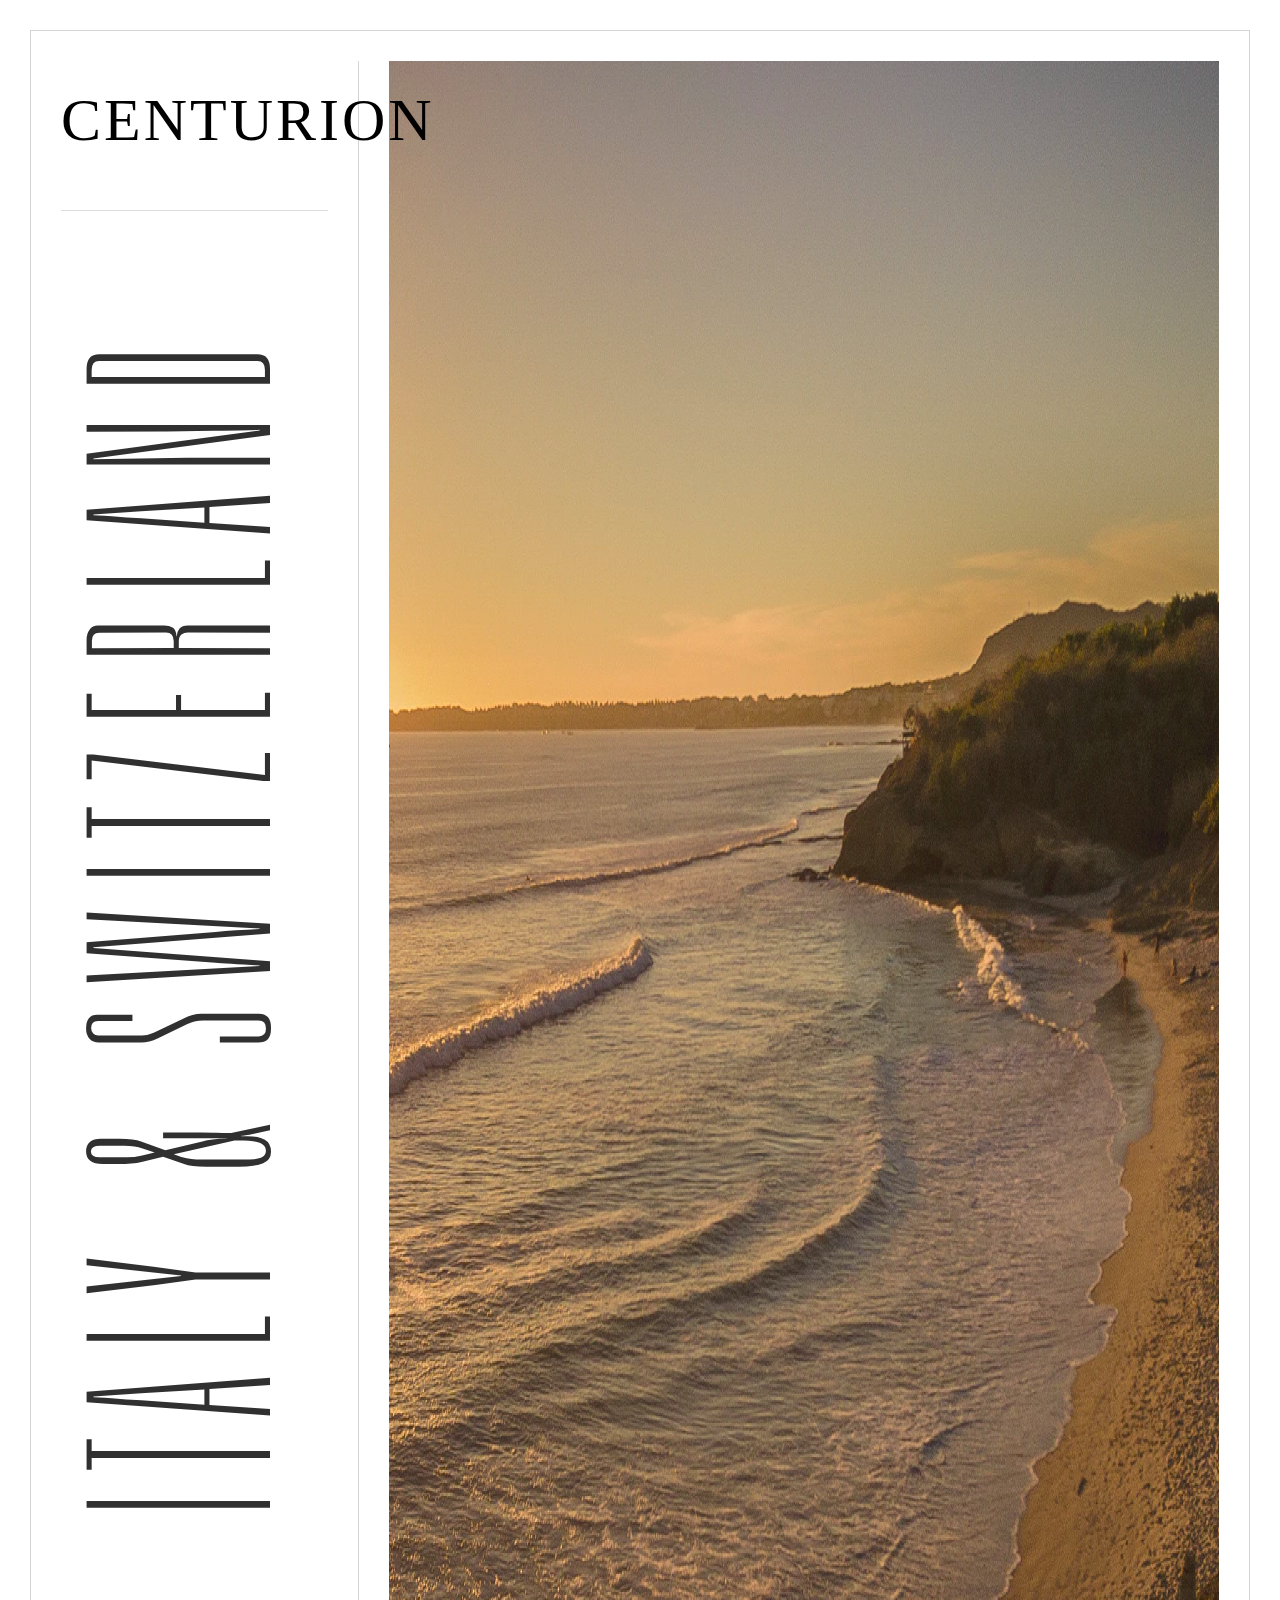
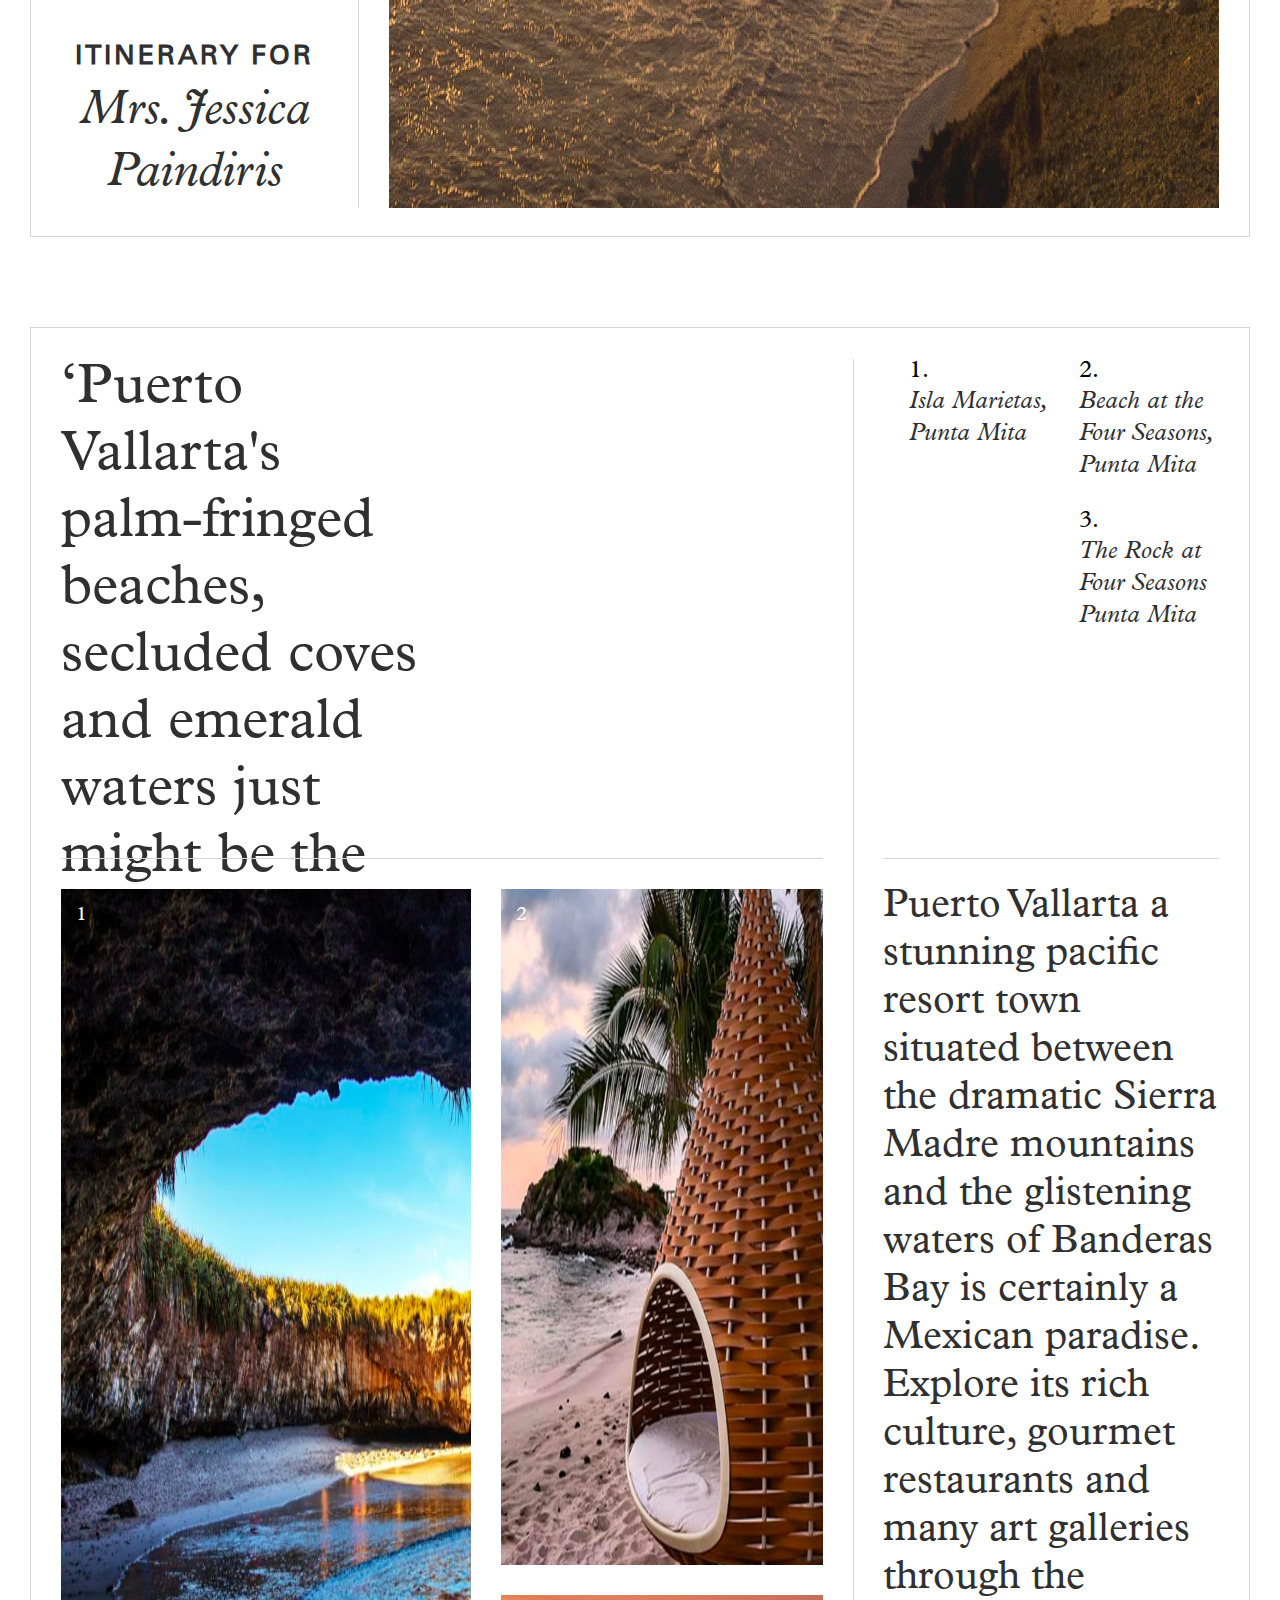
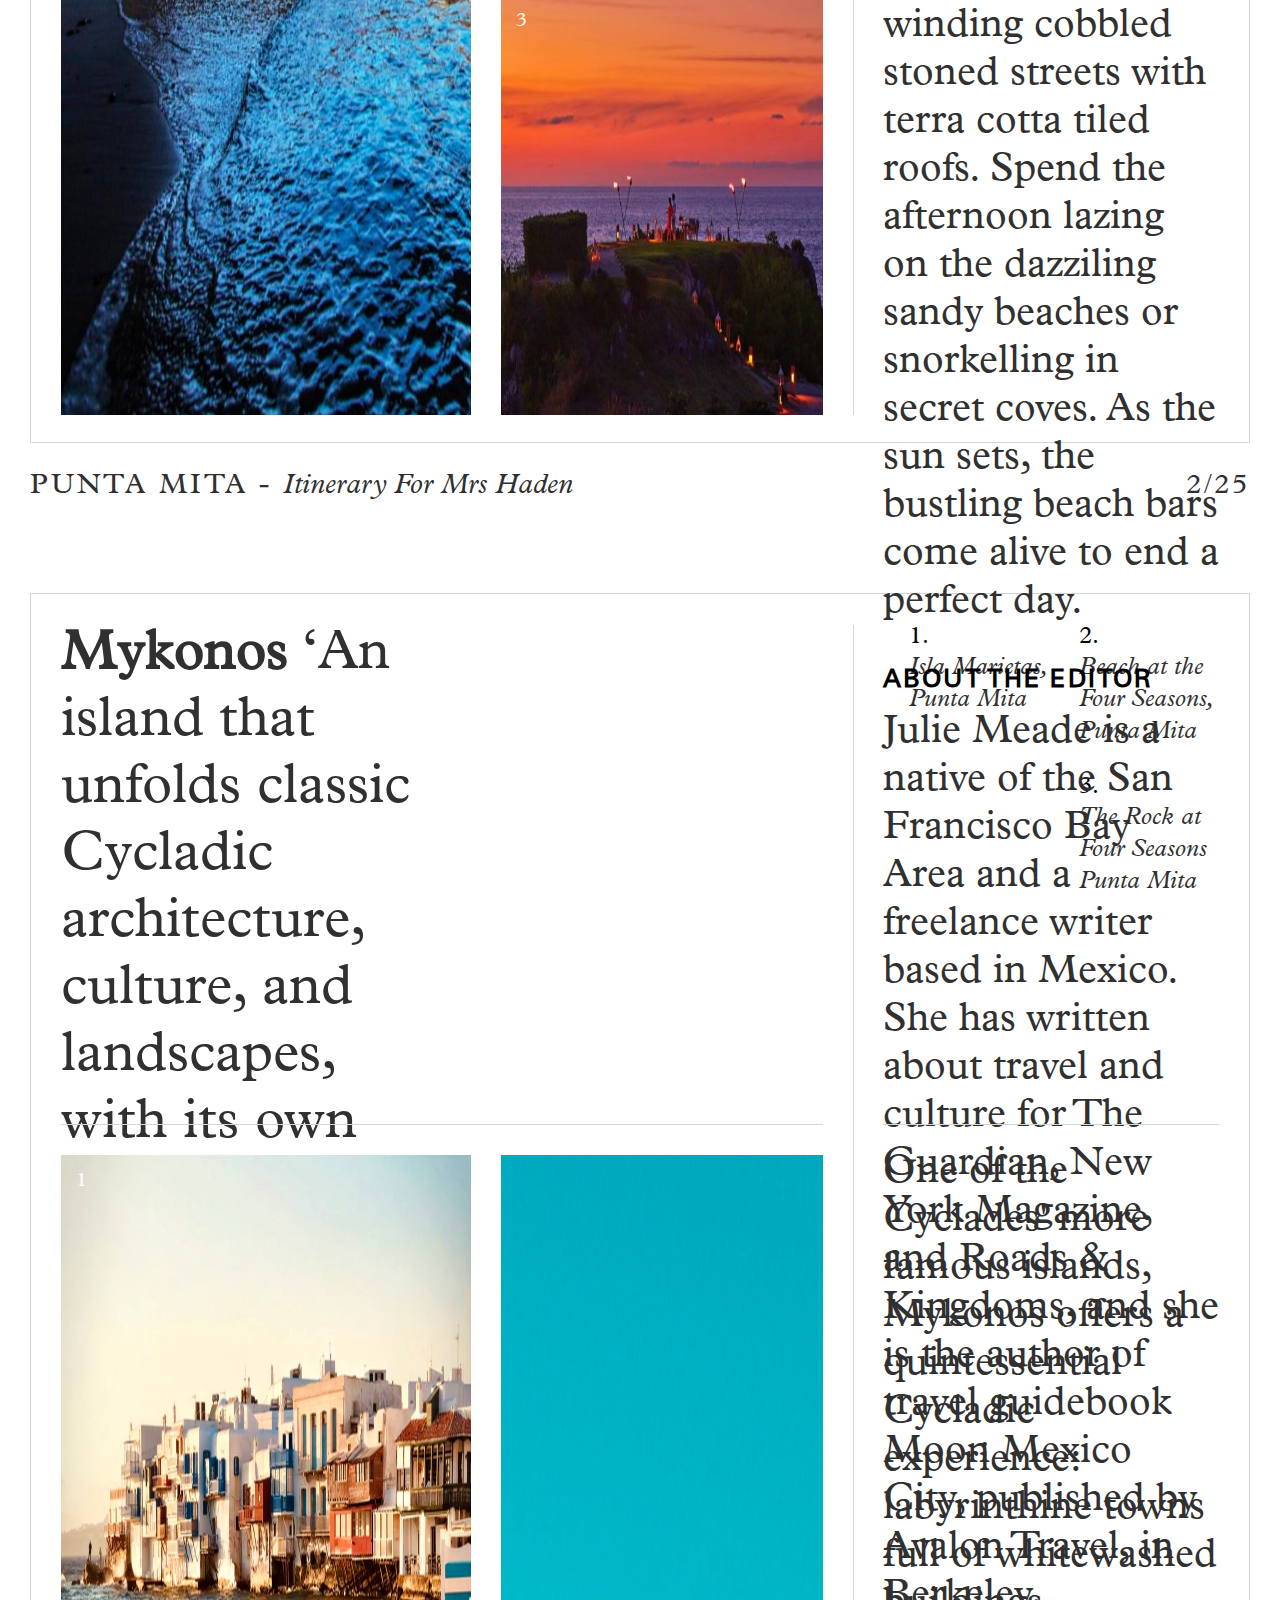
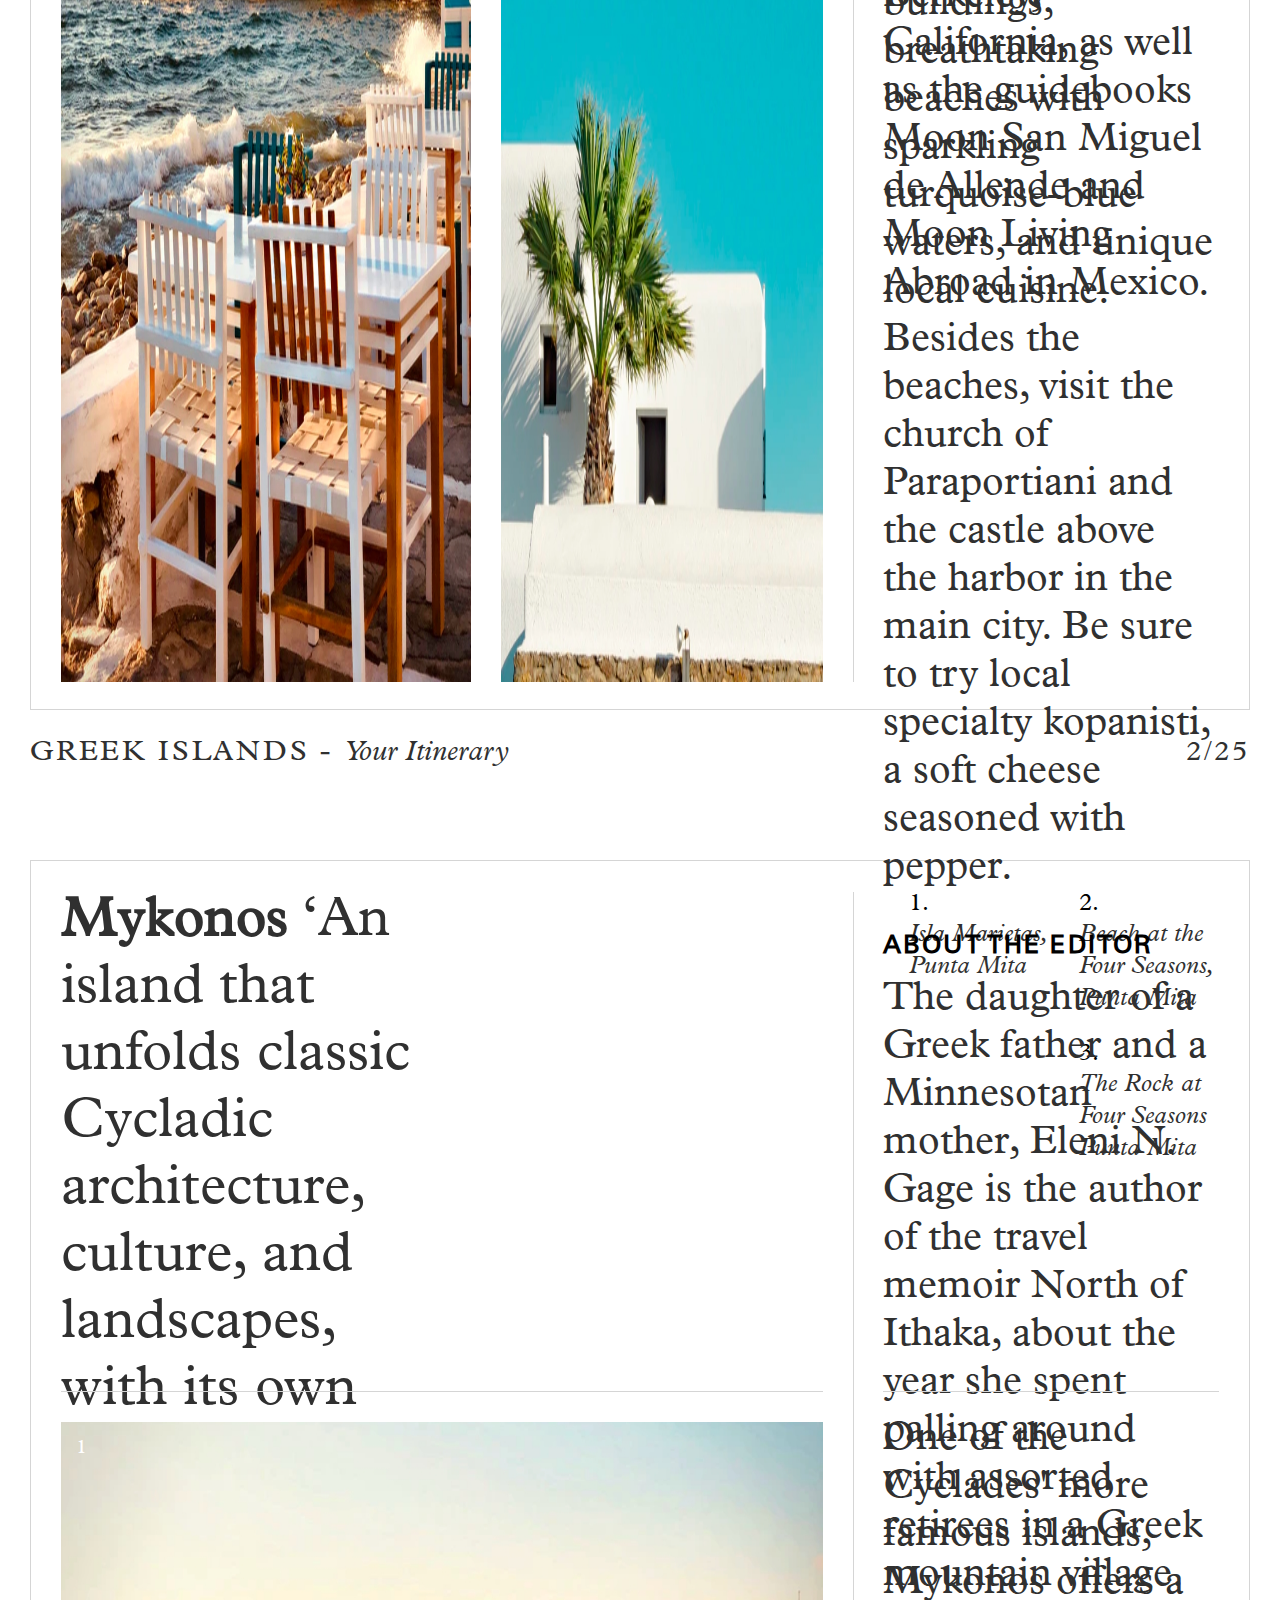
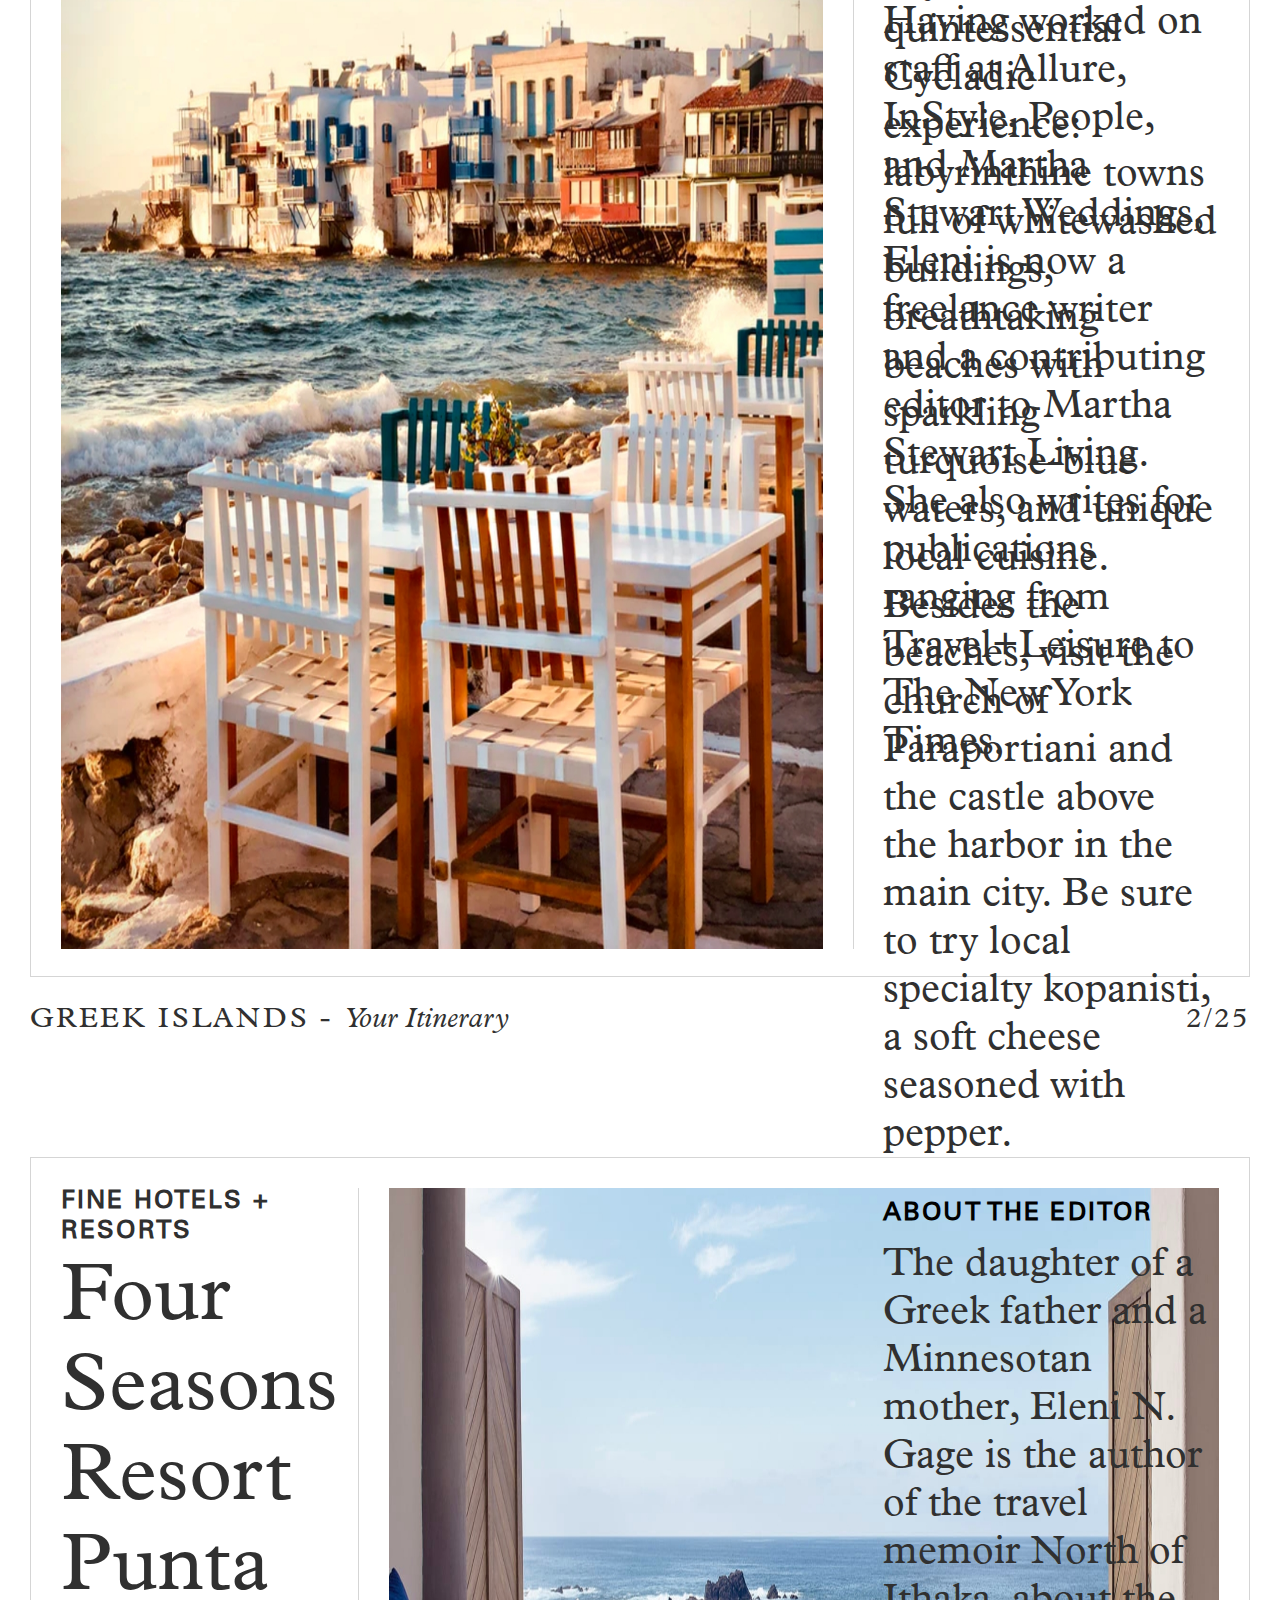
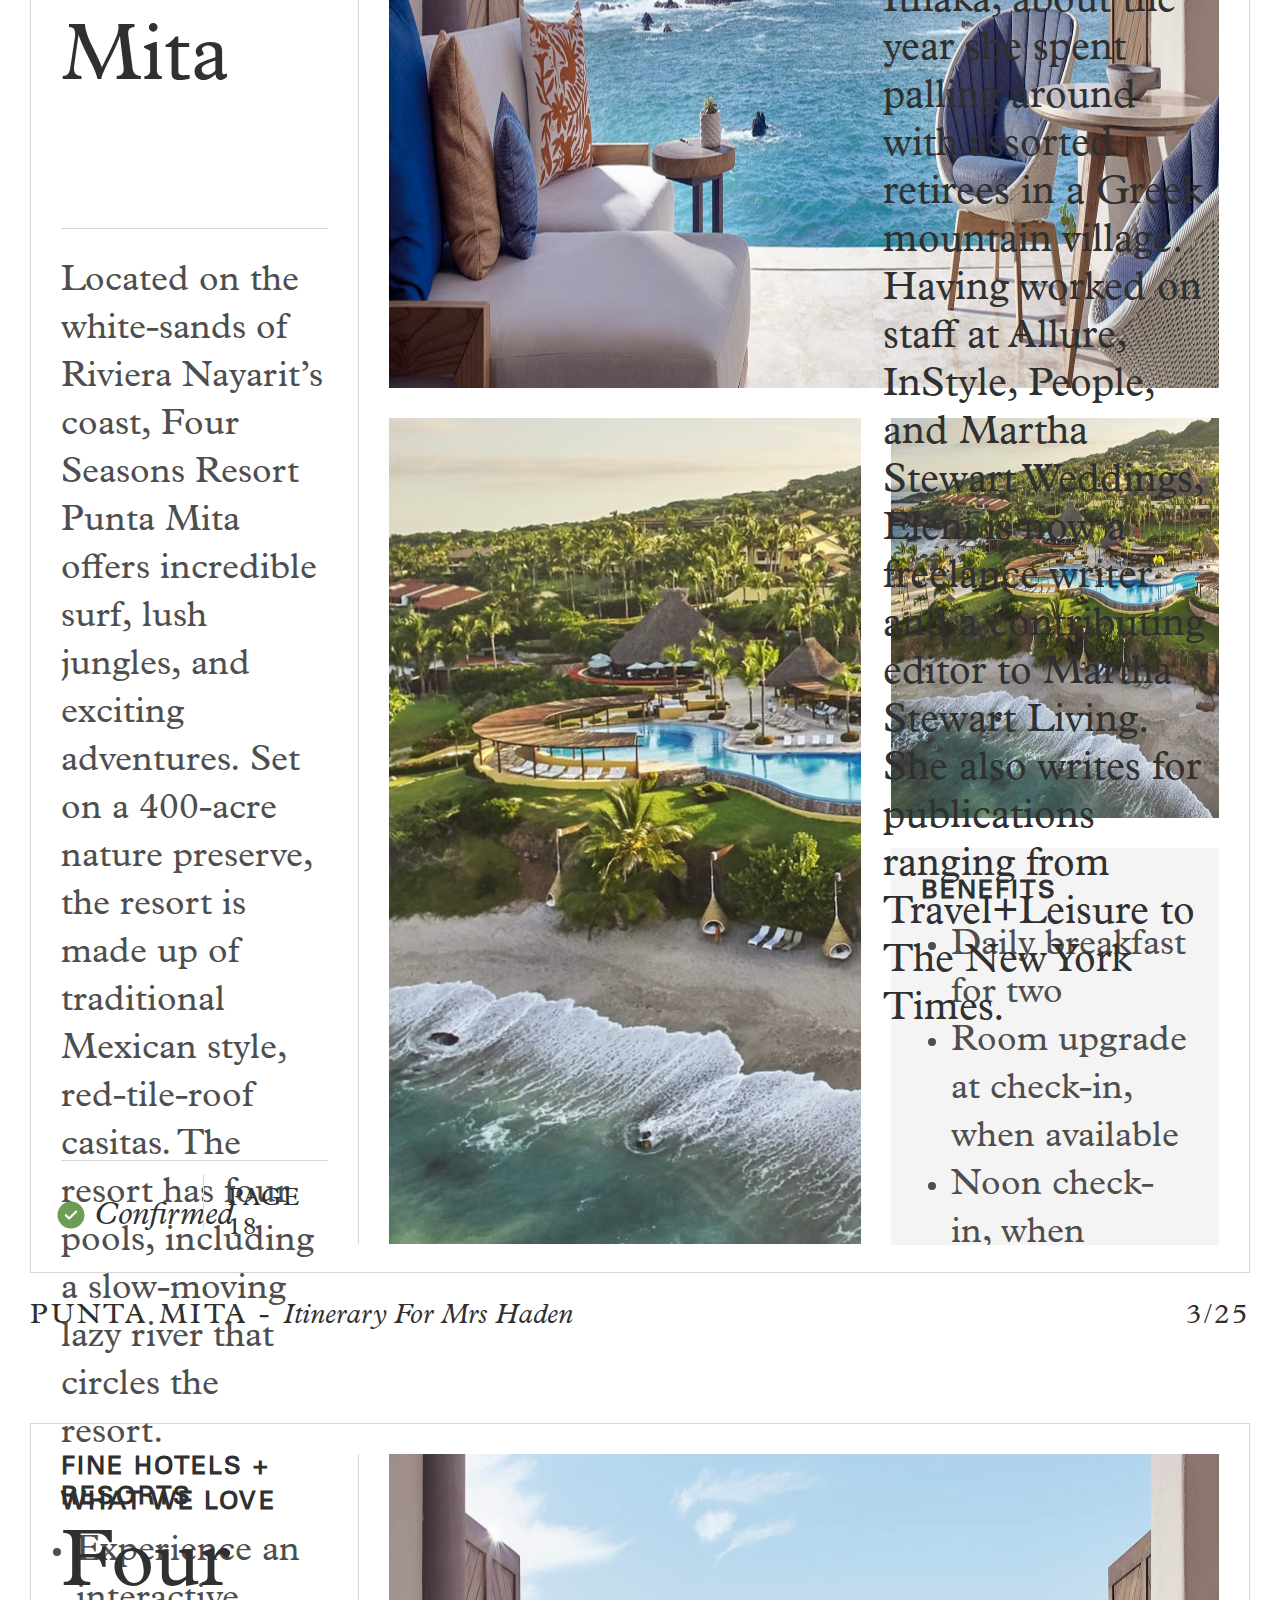
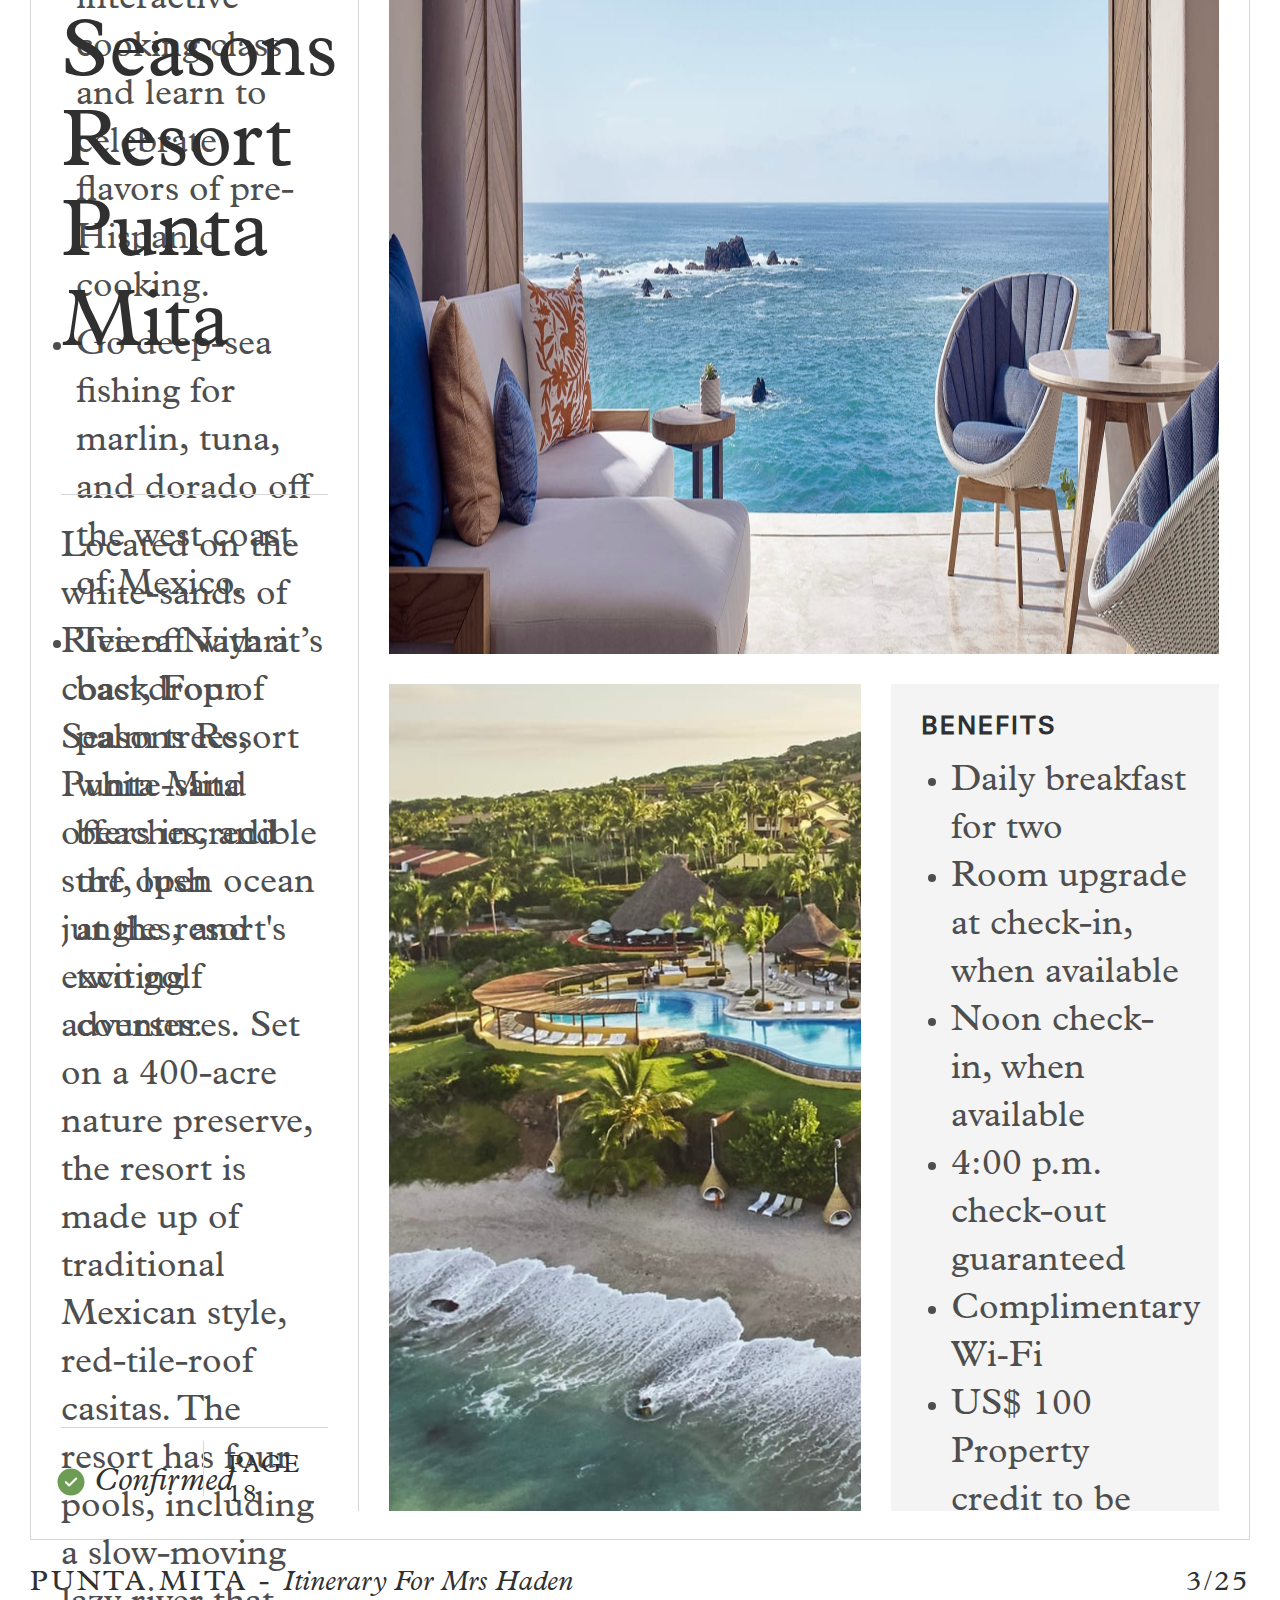
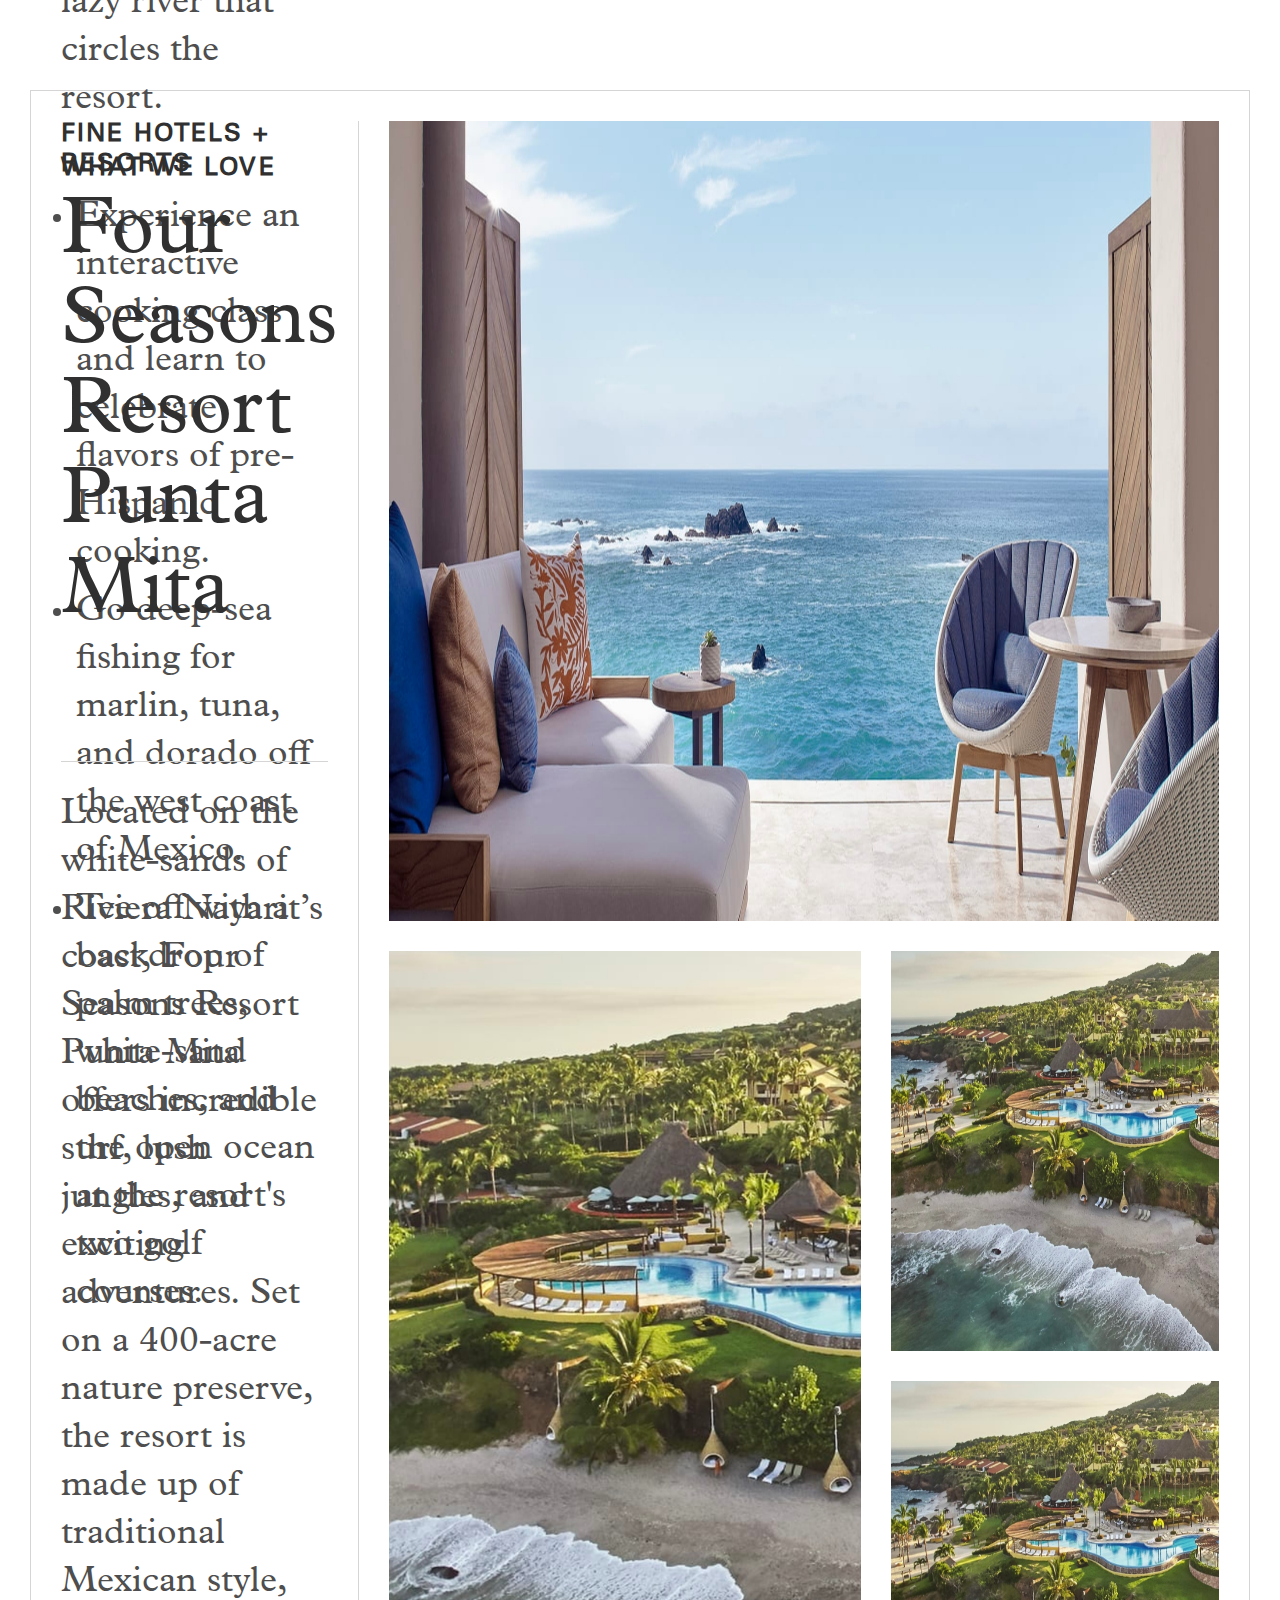
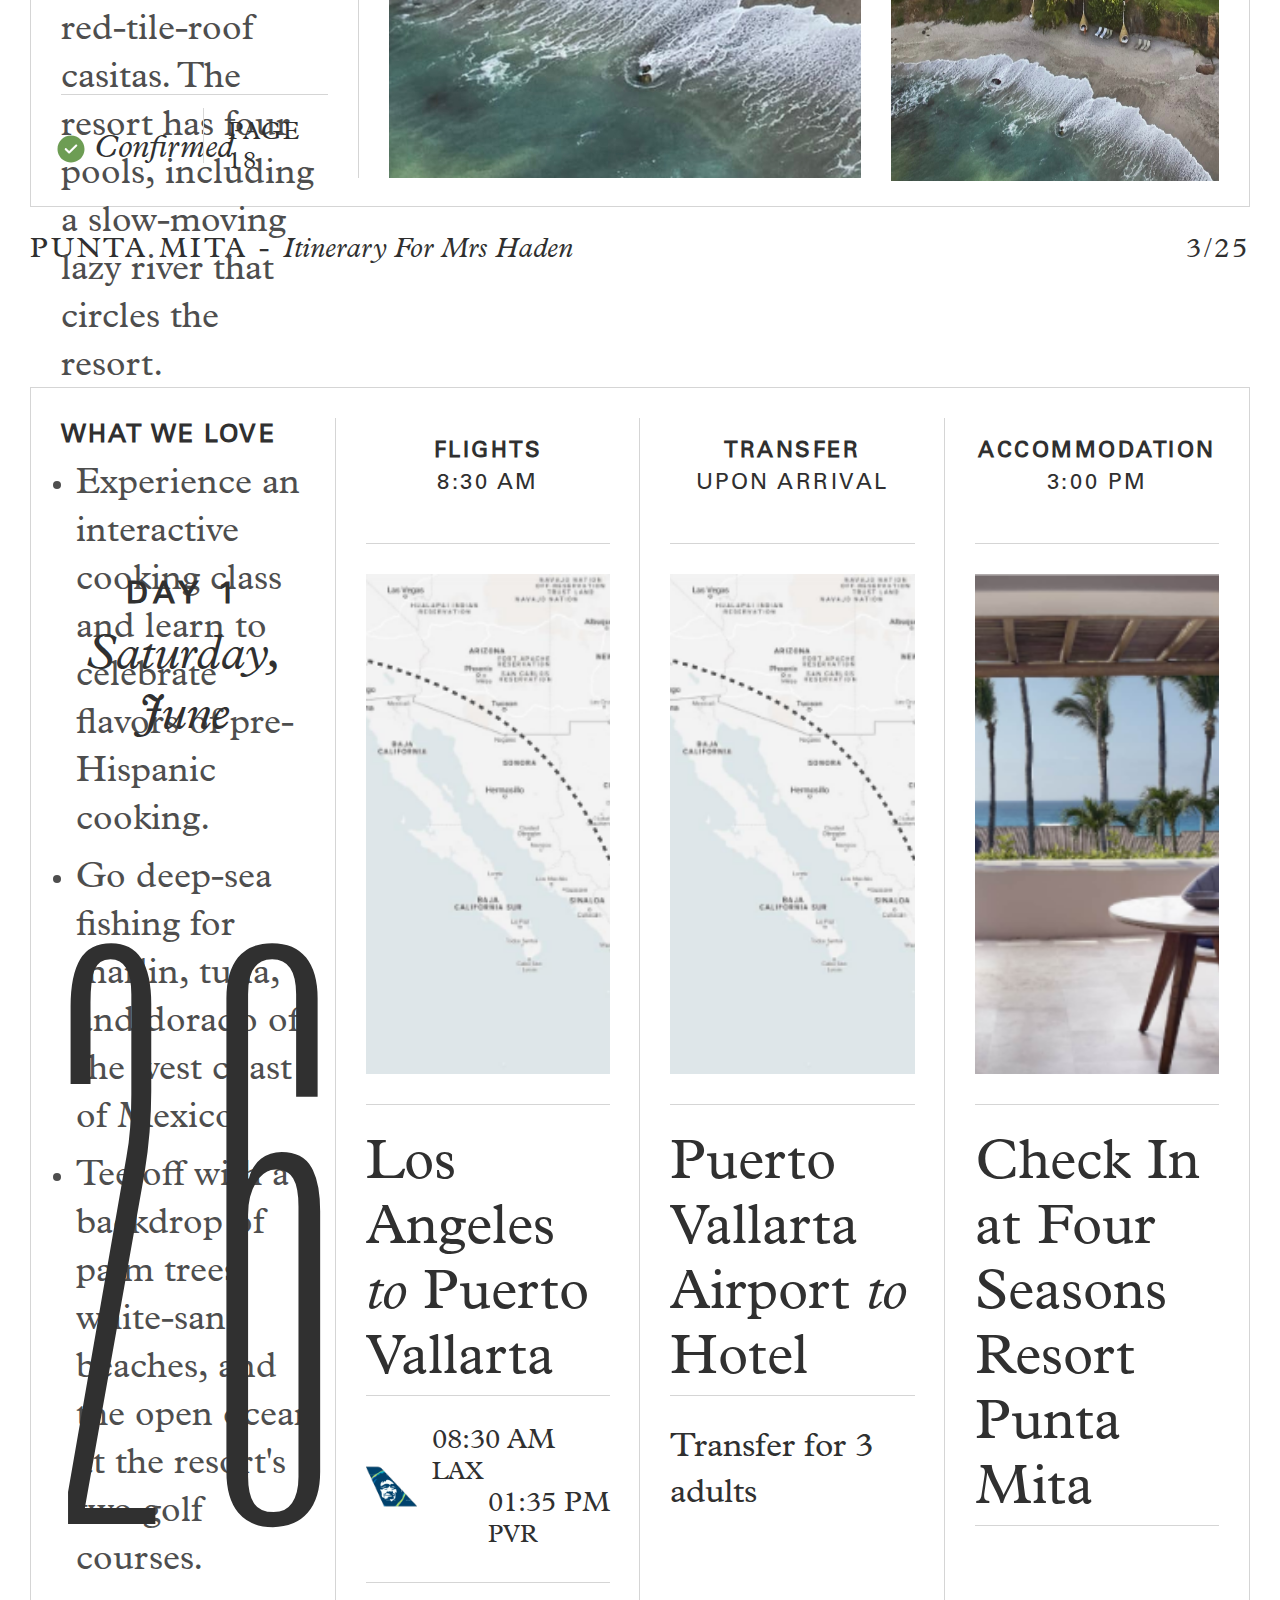
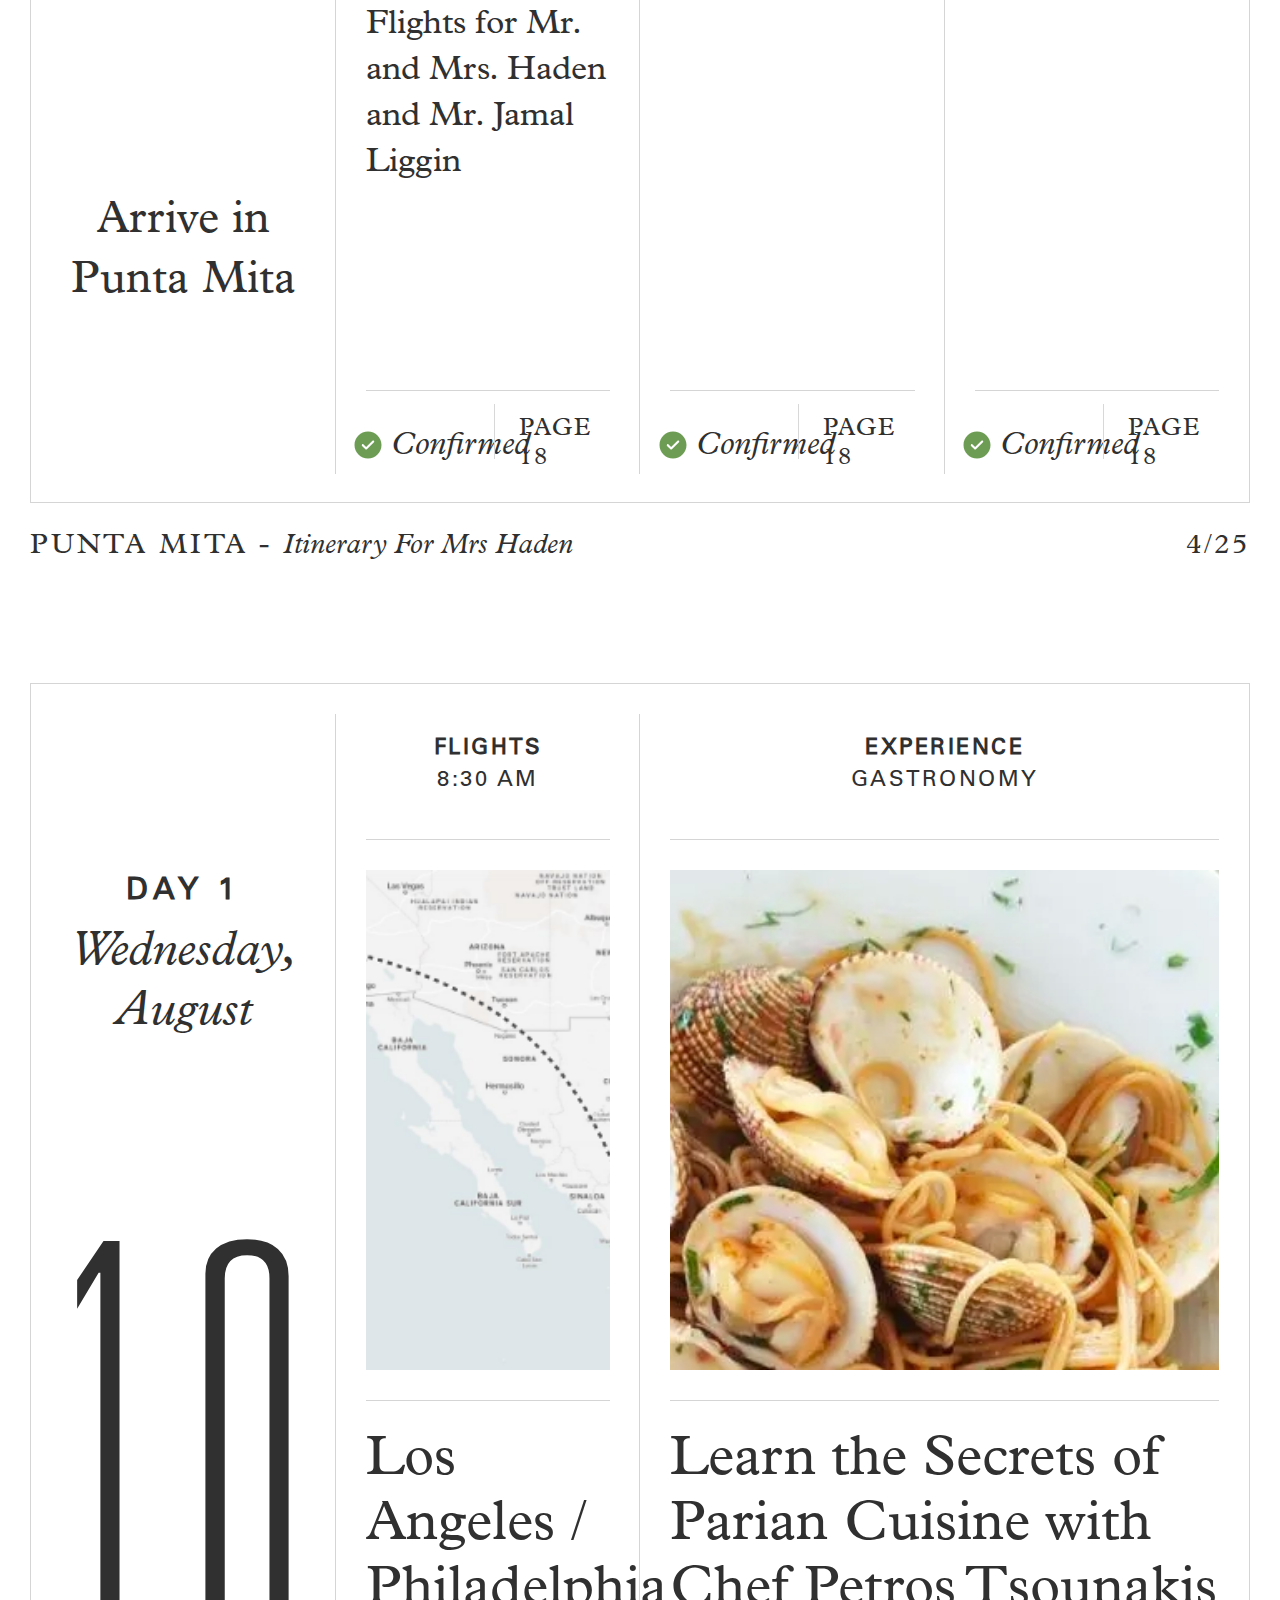
<file: index.html>
<!DOCTYPE html>
<html>
    <head>
        <meta name="viewport" content="width=device-width, initial-scale=1.0">
        <title>Project Title</title>
        <link rel="stylesheet" type="text/css" href="assets/css/style.css" />
        <style type="text/css">
            .col-w-3 {
                width: 500px;
                float: left;
                height: 100%;
                overflow: hidden;
            }
            .col-w-9 {
                width: calc(100% - 500px);
                float: right;
            }

            .content-left-d {
                padding-right: 30px;
            }
            .content-left-content{
                min-height: 1283pt;
                position: relative;
                color: rgba(0, 0, 0, 0.5);
                font-size: small;
                display: inline-block;
            }

            .content-left-content h3{
                font-size: 6rem;
                color: #000;
                text-transform: uppercase;
                letter-spacing: 0px;
                position: absolute;
                bottom: 0;
                left: 0;
                font-family: 'EssentialistUltraCondensed';
                -webkit-transform: rotate(270deg);
                -moz-transform: rotate(270deg);
                -ms-transform: rotate(270deg);
                -o-transform: rotate(270deg);
                transform: rotate(270deg);
                -webkit-transform-origin: 0 0;
                -moz-transform-origin: 0 0;
                -ms-transform-origin: 0 0;
                -o-transform-origin: 0 0;
                transform-origin: 0 0;
                text-align: center;
                width: 1000pt;
                font-weight: normal;
            }
        </style>
    </head>
    <body>

        <!-- ################### 
        1    # content-wrap start # 
        #######################-->
        <div class="sec-padding">
            <div class="content-wrap f-height">
                <div class="grid h-100">
                    <div class="col-3">
                        <div class="content-left">
                            <div class="content-lt">
                                Centurion
                            </div>
                            <div class="content-lm">
                                <h3>ITALY & SWITZERLAND</h3>
                               <!-- ICELAND IN THE FAL -->
                            </div>
                            <div class="content-lb">
                                <p>Itinerary For</p>
                                <h2>Mrs. Jessica Paindiris</h2>
                            </div>
                        </div>
                    </div>
                    <div class="col-9">
                        <div class="content-right">
                            <img src="assets/img/banner1.png" alt="img" />
                        </div>
                    </div>
                </div>
            </div>
        </div>        
        <!-- ################### 
            # content-wrap end # 
        ######################-->

        <div class="page_break"></div>


        <!-- ################### 
        2    # Intro sec start # 
        #######################-->
        <div class="sec-padding">
            <div class="content-wrap c-height">
                <div class="intro-top">
                    <div class="grid">
                        <div class="col-4">
                            <div class="intro-heading">
                                <h3>‘Puerto Vallarta's palm-fringed beaches, secluded coves and emerald waters just might be
                                    the Mexico you've dreamed of.’</h3>
                                    <!-- &#833; -->
                                <p>By Julie Meade</p>
                            </div>
                        </div>
                        <div class="col-4">
                            
                        </div>
                        <div class="col-4">
                            <div class="intro-right-top">
                                <div class="intro-right-top-l">
                                    <div class="intro-right-top-single">
                                        <span>1.</span>
                                        <p>Isla Marietas, Punta Mita </p>
                                    </div>
                                </div>
                                <div class="intro-right-top-r">
                                    <div class="intro-right-top-single">
                                        <span>2.</span>
                                        <p>Beach at the Four Seasons, Punta Mita</p>
                                    </div>
                                    <div class="intro-right-top-single">
                                        <span>3.</span>
                                        <p>The Rock at Four Seasons Punta Mita</p>
                                    </div>
                                </div>
                            </div>
                        </div>
                    </div>
                </div><!-- /. intro-top -->

                <div class="intro-btm">
                    <div class="grid">
                        <div class="col-8">
                           <div class="intro-btm-wrap">
                                <div class="intro-btm-img">
                                    <img src="assets/img/1.jpg" alt="intro1" />
                                </div>
                                <div class="intro-btm-img">
                                    <div class="intro-btm-img2">
                                        <img src="assets/img/2.jpg" alt="intro1" />
                                    </div>
                                    <div class="intro-btm-img3">
                                        <img src="assets/img/3.jpg" alt="intro1" />
                                    </div>
                                </div>
                            </div> 
                        </div>

                        <div class="col-4">
                            <div class="intro-btm-right">
                                <p>Puerto Vallarta a stunning pacific resort town situated between the dramatic Sierra Madre mountains and the glistening waters of Banderas Bay is certainly a Mexican paradise. Explore its rich culture, gourmet restaurants and many art galleries through the winding cobbled stoned streets with terra cotta tiled roofs. Spend the afternoon lazing on the dazziling sandy beaches or snorkelling in secret coves. As the sun sets, the bustling beach bars come alive to end a perfect day.</p>
                                <span>ABOUT THE EDITOR </span>
                                <p>Julie Meade is a native of the San Francisco Bay Area and a freelance writer based in Mexico. She has written about travel and culture for The Guardian, New York Magazine, and Roads & Kingdoms, and she is the author of travel guidebook Moon Mexico City, published by Avalon Travel, in Berkeley, California, as well as the guidebooks Moon San Miguel de Allende and Moon Living Abroad in Mexico. </p>
                            </div>
                        </div>
                    </div>
                </div><!-- /. intro-top -->
            </div>
            <div class="content-footer">
                <p>PUNTA MITA - <span>Itinerary for Mrs Haden</span></p>
                <p>2/25</p>
            </div>
        </div>
        <!-- ################### 
            # Intro sec end # 
        #######################-->

        <!-- ################### 
        2.2    # Intro sec start # 
        #######################-->
        <div class="sec-padding">
            <div class="content-wrap c-height">
                <div class="intro-top">
                    <div class="grid">
                        <div class="col-4">
                            <div class="intro-heading">
                                <h3><b>Mykonos</b> ‘An island that unfolds classic Cycladic architecture, culture, and landscapes, with its own distinct character.’</h3>
                                    <!-- &#833; -->
                                <p>By REBECCA HALL</p>
                            </div>
                        </div>
                        <div class="col-4">
                            
                        </div>
                        <div class="col-4">
                            <div class="intro-right-top">
                                <div class="intro-right-top-l">
                                    <div class="intro-right-top-single">
                                        <span>1.</span>
                                        <p>Isla Marietas, Punta Mita </p>
                                    </div>
                                </div>
                                <div class="intro-right-top-r">
                                    <div class="intro-right-top-single">
                                        <span>2.</span>
                                        <p>Beach at the Four Seasons, Punta Mita</p>
                                    </div>
                                    <div class="intro-right-top-single">
                                        <span>3.</span>
                                        <p>The Rock at Four Seasons Punta Mita</p>
                                    </div>
                                </div>
                            </div>
                        </div>
                    </div>
                </div><!-- /. intro-top -->

                <div class="intro-btm">
                    <div class="grid">
                        <div class="col-8">
                           <div class="intro-btm-wrap">
                                <div class="intro-btm-img">
                                    <img src="assets/img/11.jpg" alt="intro1" />
                                </div>
                                <div class="intro-btm-img">
                                    <div class="intro-btm-img1">
                                        <img src="assets/img/12.jpg" alt="intro1" />
                                    </div>
                                </div>
                            </div> 
                        </div>

                        <div class="col-4">
                            <div class="intro-btm-right">
                                <p>One of the Cyclades' more famous islands, Mykonos offers a quintessential Cycladic experience: labyrinthine towns full of whitewashed buildings, breathtaking beaches with sparkling turquoise-blue waters, and unique local cuisine. Besides the beaches, visit the church of Paraportiani and the castle above the harbor in the main city. Be sure to try local specialty kopanisti, a soft cheese seasoned with pepper.</p>
                                <span>ABOUT THE EDITOR </span>
                                <p>The daughter of a Greek father and a Minnesotan mother, Eleni N. Gage is the author of the travel memoir North of Ithaka, about the year she spent palling around with assorted retirees in a Greek mountain village. Having worked on staff at Allure, InStyle, People, and Martha Stewart Weddings, Eleni is now a freelance writer and a contributing editor to Martha Stewart Living. She also writes for publications ranging from Travel+Leisure to The New York Times.</p>
                            </div>
                        </div>
                    </div>
                </div><!-- /. intro-top -->
            </div>
            <div class="content-footer">
                <p>Greek Islands - <span>Your Itinerary</span></p>
                <p>2/25</p>
            </div>
        </div>

        <!-- full box image -->
       <div class="sec-padding">
            <div class="content-wrap c-height">
                <div class="intro-top">
                    <div class="grid">
                        <div class="col-4">
                            <div class="intro-heading">
                                <h3><b>Mykonos</b> ‘An island that unfolds classic Cycladic architecture, culture, and landscapes, with its own distinct character.’</h3>
                                    <!-- &#833; -->
                                <p>By REBECCA HALL</p>
                            </div>
                        </div>
                        <div class="col-4">
                            
                        </div>
                        <div class="col-4">
                            <div class="intro-right-top">
                                <div class="intro-right-top-l">
                                    <div class="intro-right-top-single">
                                        <span>1.</span>
                                        <p>Isla Marietas, Punta Mita </p>
                                    </div>
                                </div>
                                <div class="intro-right-top-r">
                                    <div class="intro-right-top-single">
                                        <span>2.</span>
                                        <p>Beach at the Four Seasons, Punta Mita</p>
                                    </div>
                                    <div class="intro-right-top-single">
                                        <span>3.</span>
                                        <p>The Rock at Four Seasons Punta Mita</p>
                                    </div>
                                </div>
                            </div>
                        </div>
                    </div>
                </div><!-- /. intro-top -->

                <div class="intro-btm">
                    <div class="grid">
                        <div class="col-8">
                           <div class="intro-btm-wrap">
                                <div class="intro-btm-img full">
                                    <img src="assets/img/11.jpg" alt="intro1" />
                                </div>
                            </div> 
                        </div>

                        <div class="col-4">
                            <div class="intro-btm-right">
                                <p>One of the Cyclades' more famous islands, Mykonos offers a quintessential Cycladic experience: labyrinthine towns full of whitewashed buildings, breathtaking beaches with sparkling turquoise-blue waters, and unique local cuisine. Besides the beaches, visit the church of Paraportiani and the castle above the harbor in the main city. Be sure to try local specialty kopanisti, a soft cheese seasoned with pepper.</p>
                                <span>ABOUT THE EDITOR </span>
                                <p>The daughter of a Greek father and a Minnesotan mother, Eleni N. Gage is the author of the travel memoir North of Ithaka, about the year she spent palling around with assorted retirees in a Greek mountain village. Having worked on staff at Allure, InStyle, People, and Martha Stewart Weddings, Eleni is now a freelance writer and a contributing editor to Martha Stewart Living. She also writes for publications ranging from Travel+Leisure to The New York Times.</p>
                            </div>
                        </div>
                    </div>
                </div><!-- /. intro-top -->
            </div>
            <div class="content-footer">
                <p>Greek Islands - <span>Your Itinerary</span></p>
                <p>2/25</p>
            </div>
        </div>
        <!-- ################### 
            # Intro sec end # 
        #######################-->

        <div class="page_break"></div>

        <!-- ################### 
        3    # Hotel start # 
        #######################-->
        <div class="sec-padding">
            <div class="content-wrap c-height">
                <div class="grid h-100">
                    <div class="col-3">
                        <div class="hotel-content-left h-100">
                            <div class="hotel-content-lt">
                                <p>Fine Hotels + Resorts</p>
                                <h3>Four Seasons Resort Punta Mita</h3>
                            </div>
                            <div class="hotel-content-lm">
                                <p>Located on the white-sands of Riviera Nayarit’s coast, Four Seasons Resort Punta Mita offers incredible surf, lush jungles, and exciting adventures. Set on a 400-acre nature preserve, the resort is made up of traditional Mexican style, red-tile-roof casitas. The resort has four pools, including a slow-moving lazy river that circles the resort.</p> 
                                <h4>WHAT WE LOVE</h4>
                                <ul>
                                    <li>Experience an interactive cooking class and learn to celebrate flavors of pre-Hispanic cooking.</li>
                                    <li>Go deep-sea fishing for marlin, tuna, and dorado off the west coast of Mexico.</li>
                                    <li>Tee off with a backdrop of palm trees, white-sand beaches, and the open ocean at the resort's two golf courses.</li>
                                </ul>
                            </div>
                            <div class="hotel-content-lb">
                                <div class="">
                                    <img src="assets/img/check.svg" alt="checkbox" />
                                    <span>Confirmed</span>
                                </div>
                                <div>
                                    <p>Page 18</p>
                                </div>
                            </div>
                        </div>
                    </div>
                    <div class="col-9">
                        <div class="content-right">
                            <div class="hotel-right-top">
                                <img src="assets/img/h1.jpg" alt="hotel" />
                            </div>
                            <div class="hotel-right-bottom">
                                <div class="grid">
                                    <div class="col-7">
                                        <div class="hotel-rb-l">
                                            <img src="assets/img/h2.jpg" alt="hotel" />
                                        </div>
                                    </div>
                                    <div class="col-5">
                                        <div class="hotel-rb-r">
                                            <div class="hotel-rb-r-img mb-30">
                                                <img src="assets/img/h2.jpg" alt="hotel" />
                                            </div>
                                            <div class="hotel-details">
                                                <p>BENEFITS</p>
                                                <ul>
                                                    <li>Daily breakfast for two</li>
                                                    <li>Room upgrade at check-in, when available</li>
                                                    <li>Noon check-in, when available</li>
                                                    <li>4:00 p.m. check-out guaranteed</li>
                                                    <li>Complimentary Wi‑Fi</li>
                                                    <li>US$ 100 Property credit to be used during your stay</li>
                                                </ul>
                                            </div>
                                        </div>
                                    </div>
                                </div>
                            </div>
                        </div>
                    </div>
                </div>
            </div>
            <div class="content-footer">
                <p>PUNTA MITA - <span>Itinerary for Mrs Haden</span></p>
                <p>3/25</p>
            </div>
        </div>

        <!-- hotel start section version 2 -->
        <div class="sec-padding">
            <div class="content-wrap c-height">
                <div class="grid h-100">
                    <div class="col-3">
                        <div class="hotel-content-left h-100">
                            <div class="hotel-content-lt">
                                <p>Fine Hotels + Resorts</p>
                                <h3>Four Seasons Resort Punta Mita</h3>
                            </div>
                            <div class="hotel-content-lm">
                                <p>Located on the white-sands of Riviera Nayarit’s coast, Four Seasons Resort Punta Mita offers incredible surf, lush jungles, and exciting adventures. Set on a 400-acre nature preserve, the resort is made up of traditional Mexican style, red-tile-roof casitas. The resort has four pools, including a slow-moving lazy river that circles the resort.</p> 
                                <h4>WHAT WE LOVE</h4>
                                <ul>
                                    <li>Experience an interactive cooking class and learn to celebrate flavors of pre-Hispanic cooking.</li>
                                    <li>Go deep-sea fishing for marlin, tuna, and dorado off the west coast of Mexico.</li>
                                    <li>Tee off with a backdrop of palm trees, white-sand beaches, and the open ocean at the resort's two golf courses.</li>
                                </ul>
                            </div>
                            <div class="hotel-content-lb">
                                <div class="">
                                    <img src="assets/img/check.svg" alt="checkbox" />
                                    <span>Confirmed</span>
                                </div>
                                <div>
                                    <p>Page 18</p>
                                </div>
                            </div>
                        </div>
                    </div>
                    <div class="col-9">
                        <div class="content-right">
                            <div class="hotel-right-top">
                                <img src="assets/img/h1.jpg" alt="hotel" />
                            </div>
                            <div class="hotel-right-bottom">
                                <div class="grid">
                                    <div class="col-7">
                                        <div class="hotel-rb-l">
                                            <img src="assets/img/h2.jpg" alt="hotel" />
                                        </div>
                                    </div>
                                    <div class="col-5">
                                        <div class="hotel-rb-r">
                                            <div class="hotel-details full">
                                                <p>BENEFITS</p>
                                                <ul>
                                                    <li>Daily breakfast for two</li>
                                                    <li>Room upgrade at check-in, when available</li>
                                                    <li>Noon check-in, when available</li>
                                                    <li>4:00 p.m. check-out guaranteed</li>
                                                    <li>Complimentary Wi‑Fi</li>
                                                    <li>US$ 100 Property credit to be used during your stay</li>
                                                </ul>
                                            </div>
                                        </div>
                                    </div>
                                </div>
                            </div>
                        </div>
                    </div>
                </div>
            </div>
            <div class="content-footer">
                <p>PUNTA MITA - <span>Itinerary for Mrs Haden</span></p>
                <p>3/25</p>
            </div>
        </div>

        <!-- hotel start section version 3 -->
        <div class="sec-padding">
            <div class="content-wrap c-height">
                <div class="grid h-100">
                    <div class="col-3">
                        <div class="hotel-content-left h-100">
                            <div class="hotel-content-lt">
                                <p>Fine Hotels + Resorts</p>
                                <h3>Four Seasons Resort Punta Mita</h3>
                            </div>
                            <div class="hotel-content-lm">
                                <p>Located on the white-sands of Riviera Nayarit’s coast, Four Seasons Resort Punta Mita offers incredible surf, lush jungles, and exciting adventures. Set on a 400-acre nature preserve, the resort is made up of traditional Mexican style, red-tile-roof casitas. The resort has four pools, including a slow-moving lazy river that circles the resort.</p> 
                                <h4>WHAT WE LOVE</h4>
                                <ul>
                                    <li>Experience an interactive cooking class and learn to celebrate flavors of pre-Hispanic cooking.</li>
                                    <li>Go deep-sea fishing for marlin, tuna, and dorado off the west coast of Mexico.</li>
                                    <li>Tee off with a backdrop of palm trees, white-sand beaches, and the open ocean at the resort's two golf courses.</li>
                                </ul>
                            </div>
                            <div class="hotel-content-lb">
                                <div class="">
                                    <img src="assets/img/check.svg" alt="checkbox" />
                                    <span>Confirmed</span>
                                </div>
                                <div>
                                    <p>Page 18</p>
                                </div>
                            </div>
                        </div>
                    </div>
                    <div class="col-9">
                        <div class="content-right">
                            <div class="hotel-right-top">
                                <img src="assets/img/h1.jpg" alt="hotel" />
                            </div>
                            <div class="hotel-right-bottom">
                                <div class="grid">
                                    <div class="col-7">
                                        <div class="hotel-rb-l">
                                            <img src="assets/img/h2.jpg" alt="hotel" />
                                        </div>
                                    </div>
                                    <div class="col-5">
                                        <div class="hotel-rb-r">
                                            <div class="hotel-rb-r-img mb-30">
                                                <img src="assets/img/h2.jpg" alt="hotel">
                                            </div>
                                            <div class="hotel-rb-r-img">
                                                <img src="assets/img/h2.jpg" alt="hotel">
                                            </div>
                                        </div>
                                    </div>
                                </div>
                            </div>
                        </div>
                    </div>
                </div>
            </div>
            <div class="content-footer">
                <p>PUNTA MITA - <span>Itinerary for Mrs Haden</span></p>
                <p>3/25</p>
            </div>
        </div>
        <!-- ################### 
            # Hotel End # 
        #######################-->

        <div class="page_break"></div>

        <!-- ################### 
        4.1  # day-content start # 
        #######################-->
        <div class="sec-padding">
            <div class="content-wrap c-height">
                <div class="grid grid-column-gap-60 h-100 day-1 day-height-2">
                    <div class="col-3">
                        <div class="day-content-left border-right-after">
                            <div class="day-content-lt">
                                <p>Day 1</p>
                                <h4>Saturday, June</h4>
                            </div>
                            <div class="day-content-lm">
                                <h2>26</h2>
                            </div>
                            <div class="day-content-lb">
                                <p>Arrive in<br>Punta Mita</p>
                            </div>
                        </div>
                    </div>
                    <div class="col-3">
                        <div class="day-content-col border-right-after h-100">
                            <div class="day-content-heading">
                                <p>FLIGHTS <span>8:30 AM</span></p>
                            </div>
                            <div class="day-content-map">
                                <img src="assets/img/m3.png" alt="map" />
                            </div>
                            <div class="day-content-map-heading">
                                <h2>Los Angeles <br><span>to</span> Puerto Vallarta</h2>
                            </div>
                            <div class="day-content-destination ">
                                <div class="day-content-flag">
                                    <img src="assets/img/au.svg" />
                                </div>
                                <div class="day-content-duration">
                                    <div>
                                        <h3>08:30 AM</h3>
                                        <p>LAX</p>
                                    </div>
                                    <div>                                
                                        <img src="assets/img/dir.svg" alt="author" />
                                    </div>
                                    <div>
                                        <h3>01:35 PM</h3>
                                        <p>PVR</p>
                                    </div>
                                </div>
                            </div>
                            <div class="day-content">
                                <p>Flights for Mr. and Mrs. Haden and Mr. Jamal Liggin</p>
                            </div>
                            <div class="hotel-content-lb">
                                <div class="">
                                    <img src="assets/img/check.svg" alt="checkbox">
                                    <span>Confirmed</span>
                                </div>
                                <div>
                                    <p>Page 18</p>
                                </div>
                            </div>
                        </div>
                    </div> <!-- day-content-single-col -->
                    <div class="col-3">
                        <div class="day-content-col border-right-after h-100">
                            <div class="day-content-heading">
                                <p>Transfer
                                    <span>UPON ARRIVAL</span></p>
                            </div>
                            <div class="day-content-map">
                                <img src="assets/img/m3.png" alt="map" />
                            </div>
                            <div class="day-content-map-heading">
                                <h2>Puerto Vallarta Airport <span>to</span> Hotel</h2>
                            </div>
                            <div class="day-content">
                                <p>Transfer for 3 adults</p>
                            </div>
                            <div class="hotel-content-lb">
                                <div class="">
                                    <img src="assets/img/check.svg" alt="checkbox">
                                    <span>Confirmed</span>
                                </div>
                                <div>
                                    <p>Page 18</p>
                                </div>
                            </div>
                        </div>
                    </div> <!-- day-content-single-col -->
                    <div class="col-3">
                        <div class="day-content-col h-100">
                            <div class="day-content-heading">
                                <p>Accommodation
                                 <span>3:00 PM</span></p>
                            </div>
                            <div class="day-content-map">
                                <img src="assets/img/resort2.png" alt="map" />
                            </div>
                            <div class="day-content-map-heading">
                                <h2>Check In at Four Seasons Resort Punta Mita </h2>
                            </div>
                            <div class="day-content">
                                
                            </div>
                            <div class="hotel-content-lb">
                                <div class="">
                                    <img src="assets/img/check.svg" alt="checkbox">
                                    <span>Confirmed</span>
                                </div>
                                <div>
                                    <p>Page 18</p>
                                </div>
                            </div>
                        </div>
                    </div> <!-- day-content-single-col -->

                </div><!-- /. intro-top -->
            </div>
            <div class="content-footer">
                <p>PUNTA MITA - <span>Itinerary for Mrs Haden</span></p>
                <p>4/25</p>
            </div>
        </div>
        <!-- ################### 
          # day-content End # 
        #######################-->

        <div class="page_break"></div>
        
        <!-- ################### 
        4.2  # day-content start # 
        #######################-->
        <div class="sec-padding">
            <div class="content-wrap c-height">
                <div class="grid grid-column-gap-60 h-100 day-1 day-height-2">
                    <div class="col-3">
                        <div class="day-content-left border-right-after">
                            <div class="day-content-lt">
                                <p>Day 1</p>
                                <h4>Wednesday, August</h4>
                            </div>
                            <div class="day-content-lm">
                                <h2>10</h2>
                            </div>
                            <div class="day-content-lb">
                                <p>Arrive in<br>Mykonos</p>
                            </div>
                        </div>
                    </div>
                    <div class="col-3">
                        <div class="day-content-col border-right-after">
                            <div class="day-content-heading">
                                <p>FLIGHTS <span>8:30 AM</span></p>
                            </div>
                            <div class="day-content-map">
                                <img src="assets/img/m3.png" alt="map" />
                            </div>
                            <div class="day-content-map-heading">
                                <h2>Los Angeles / Philadelphia <br><span>to</span> Puerto Vallarta</h2>
                            </div>
                            <div class="flight-map-dir mb-30">
                                <h3>Flights for Mr. & Mrs. Haden </h3>
                                <div class="day-content-destination ">
                                    <div class="day-content-flag">
                                        <img src="assets/img/au.svg" />
                                    </div>
                                    <div class="day-content-duration">
                                        <div>
                                            <h3>08:30 AM</h3>
                                            <p>LAX</p>
                                        </div>
                                        <div>                                
                                            <img src="assets/img/dir.svg" alt="author" />
                                        </div>
                                        <div>
                                            <h3>01:35 PM</h3>
                                            <p>PVR</p>
                                        </div>
                                    </div>
                                </div>
                            </div>
                            <div class="flight-map-dir">
                                <h3>Flights for Mr. & Mrs. Skacel</h3>
                                <div class="day-content-destination border-b-none">
                                    <div class="day-content-flag">
                                        <img src="assets/img/au3.svg" />
                                    </div>
                                    <div class="day-content-duration">
                                        <div>
                                            <h3>06:40 AM</h3>
                                            <p>PHL</p>
                                        </div>
                                        <div>                                
                                            <img src="assets/img/dir.svg" alt="author" />
                                        </div>
                                        <div>
                                            <h3>09:12 PM</h3>
                                            <p>DFW</p>
                                        </div>
                                    </div>
                                </div>
                                <div class="day-content-destination ">
                                    <div class="day-content-flag">
                                        <img src="assets/img/au3.svg" />
                                    </div>
                                    <div class="day-content-duration">
                                        <div>
                                            <h3>10:41 AM</h3>
                                            <p>DFW</p>
                                        </div>
                                        <div>                                
                                            <img src="assets/img/dir.svg" alt="author" />
                                        </div>
                                        <div>
                                            <h3>01:17 PM</h3>
                                            <p>PVR</p>
                                        </div>
                                    </div>
                                </div>
                            </div>

                            <div class="hotel-content-lb">
                                <div class="">
                                    <img src="assets/img/check.svg" alt="checkbox">
                                    <span>Confirmed</span>
                                </div>
                                <div>
                                    <p>Page 18</p>
                                </div>
                            </div>
                        </div>
                    </div> <!-- day-content-single-col -->
                    <div class="col-6">
                        <div class="day-content-col">
                            <div class="day-content-heading">
                                <p>EXPERIENCE
                                    <span>Gastronomy</span></p>
                            </div>
                            <div class="day-content-map">
                                <img src="assets/img/food-plate.jpg" alt="map" />
                            </div>
                            <div class="day-content-map-heading mb-0">
                                <h2>Learn the Secrets of Parian Cuisine with Chef Petros Tsounakis</h2>
                            </div>
                            <div class="day-content">
                                <div class="grid grid-column-gap-60">
                                    <div class="col-6">
                                        <div class="border-right-after h-537-pt">
                                            <p><span>"Experience delicious Paros cuisine with private chef and ex-restaurant owner Petros Tsounakis."</span>
                                            Cycladic cuisine is one of the most revered in all of Greece. While tavernas and restaurants pepper the island of Paros, imagine the experience of a private, hands-on cooking class and dinner with one of Paros’s own celebrated chefs. Learn the beauty and depth of the region’s cuisine, incorporating the fresh catch of the day, sustainable farming methods, organic seasonal produce, and ancient recipes.</p>
                                        </div>
                                    </div>
                                    <div class="col-6">
                                        <div class="">
                                            <p>A fisherman since his youth, Parian native Petros Tsounakis was always peering over the pot in his mother’s kitchen. He received his formal training in the Greek Army’s canteen, and after honing his skills in various restaurants, he opened his own restaurant to great celebration, a casual seafood taverna that became synonymous with authentic Parian cuisine and heritage. Tsounakis now carries that prescience and passion to private kitchens on the island.</p>
                                        </div>
                                    </div>
                                </div>
                            </div>
                        </div>
                    </div> <!-- day-content-single-col -->

                </div><!-- /. intro-top -->
            </div>
            <div class="content-footer">
                <p>PUNTA MITA - <span>Itinerary for Mrs Haden</span></p>
                <p>4/25</p>
            </div>
        </div>
        <!-- ################### 
          # day-content End # 
        #######################-->

        <div class="page_break"></div>

        <!-- ################### 
        5  # day-content 1 start # 
        #######################-->
        <div class="sec-padding">
            <div class="content-wrap c-height">
                <div class="grid grid-column-gap-60 h-100 day-1">

                    <div class="col-3">
                        <div class="day-content-col border-right-after h-100">
                            <div class="day-content-heading">
                                <p>Experience <span>4:00 PM</span></p>
                            </div>
                            <div class="day-content-map">
                                <img src="assets/img/day1.png" alt="day" />
                            </div>
                            <div class="day-content-map-heading mb-0">
                                <h2>Tequila Blending Experience <span>to</span> Puerto Vallarta</h2>
                            </div>
                            <div class="day-content">
                                <p> 
                                    <span> "Immerse yourself in the world of this spirit to achieve a high-scored mastery."</span><br>
                                    It is worldwide known that the best tequila on the globe is the one made in the home
                                    country of this precious beverage: Mexico. Punta Mita’s experts state that to improve
                                    Mexican tequila the only thing that can be done is blend it yourself. Learn this
                                    liquor’s processes and development and how taste, aroma and color flourish. Then, use
                                    your recently acquired knowledge to create a master supreme tequila.</p>
                            </div>
                            <div class="hotel-content-lb">
                                <div class="">
                                    <img src="assets/img/check.svg" alt="checkbox">
                                    <span>Confirmed</span>
                                </div>
                                <div>
                                    <p>Page 19</p>
                                </div>
                            </div>
                        </div>
                    </div> <!-- day-content-single-col -->
                    <div class="col-3">
                        <div class="day-content-col border-right-after h-100">
                            <div class="day-content-heading">
                                <p>Dinner
                                     <span>8:30 PM</span></p>
                            </div>
                            <div class="day-content-map">
                                <img src="assets/img/day1-copy.png" alt="day" />
                            </div>
                            <div class="day-content-map-heading mb-0">
                                <h2>Bahia by Richard Sandoval at the <span>Four Seasons</span> </h2>
                            </div>
                            <div class="day-content">
                                <p>
                                    Put your feet in the sand at this quintessential beachside restaurant. The smell of
                                    freshly grilled meats, seafood and vegetables make this restaurant our most popular with
                                    guests and locals alike. Its beach and game room proximity make this restaurant popular
                                    for lingering family dinners.</p>
                            </div>
                            <div class="hotel-content-lb">
                                <div class="">
                                    <img src="assets/img/check.svg" alt="checkbox">
                                    <span>Confirmed</span>
                                </div>
                                <div>
                                    <p>Page 19</p>
                                </div>
                            </div>
                        </div>
                    </div> <!-- day-content-single-col -->

                </div><!-- /. intro-top -->
            </div>
            <div class="content-footer">
                <p>PUNTA MITA - <span>Itinerary for Mrs Haden</span></p>
                <p>5/25</p>
            </div>
        </div>
        <!-- ################### 
          # day-content 1 End #
        #######################-->

         <div class="page_break"></div>

        <!-- ################### 
        6  # day-content 2 start # 
        #######################-->
        <div class="sec-padding">
            <div class="content-wrap c-height">
                <div class="grid grid-column-gap-60 h-100 day-1 day-height-4">
                    <div class="col-3">
                        <div class="day-content-left border-right-after">
                            <div class="day-content-lt">
                                <p>Day 2</p>
                                <h4>Saturday, June</h4>
                            </div>
                            <div class="day-content-lm">
                                <h2>27</h2>
                            </div>
                            <div class="day-content-lb">
                                <p>Sayulita
                                <br>Shopping</p>
                            </div>
                        </div>
                    </div>
                    <div class="col-3">
                        <div class="day-content-col border-right-after h-100">
                            <div class="day-content-heading">
                                <p>WELLNESS
                                     <span>9:00 AM</span></p>
                            </div>
                            <div class="day-content-map">
                                <img src="assets/img/gym.png" alt="gym" />
                            </div>
                            <div class="day-content-map-heading mb-0">
                                <h2>Gym Reservation - <span>every morning for the length of your stay </span> </h2>
                            </div>
                            <div class="hotel-content-lb">
                                <div class="">
                                    <img src="assets/img/check.svg" alt="checkbox">
                                    <span>Confirmed</span>
                                </div>
                                <div>
                                    <p>Page 19</p>
                                </div>
                            </div>
                        </div>
                    </div> <!-- day-content-single-col -->
                    <div class="col-3">
                        <div class="day-content-col border-right-after h-100">
                            <div class="day-content-heading">
                                <p>Experience
                                     <span>10:00 AM - AVAILABLE ALL DAY</span></p>
                            </div>
                            <div class="day-content-map">
                                <img src="assets/img/beach.png" alt="beach" />
                            </div>
                            <div class="day-content-map-heading mb-0">
                                <h2>Luxury Cabana <span> at Manzanillas Beach</span></h2>
                            </div>
                            <div class="day-content">
                                <p><span>"Take your privacy up a notch with your luxury cabana."</span></p>
                            </div>
                            <div class="hotel-content-lb">
                                <div class="">
                                    <img src="assets/img/check.svg" alt="checkbox">
                                    <span>Confirmed</span>
                                </div>
                                <div>
                                    <p>Page 19</p>
                                </div>
                            </div>
                        </div>
                    </div> <!-- day-content-single-col -->
                    <div class="col-3">
                        <div class="day-content-col h-100">
                            <div class="day-content-heading">
                                <p>EXPERIENCE <span>3:00 PM</span></p>
                            </div>
                            <div class="day-content-map">
                                <img src="assets/img/shopping.png" alt="shopping" />
                            </div>
                            <div class="day-content-map-heading mb-0">
                                <h2>Shopping in Sayulita </h2>
                            </div>
                            <div class="day-content">
                                <p>Take the opportunity to enjoy shopping while at Punta Mita. Take a short drive to
                                    Sayulita for authentic shops showcasing local crafts. We will provide a list of
                                    suggested shops based on your shopping preferences. </p>
                            </div>
                            <div class="hotel-content-lb">
                                <div class="">
                                    <img src="assets/img/check.svg" alt="checkbox">
                                    <span>Confirmed</span>
                                </div>
                                <div>
                                    <p>Page 20</p>
                                </div>
                            </div>
                        </div>
                    </div> <!-- day-content-single-col -->

                </div><!-- /. intro-top -->
            </div>
            <div class="content-footer">
                <p>PUNTA MITA - <span>Itinerary for Mrs Haden</span></p>
                <p>6/25</p>
            </div>
        </div>
        <!-- ################### 
          # day-content 2 End #
        #######################-->

         <div class="page_break"></div>

        <!-- ################### 
        7  # day-content dinner start # 
        #######################-->
        <div class="sec-padding">
            <div class="content-wrap c-height">
                <div class="grid grid-column-gap-60 h-100 day-1">

                    <div class="col-3">
                        <div class="day-content-col border-right-after h-100 ">
                            <div class="day-content-heading">
                                <p>Dinner
                                    <span> 07:30 PM</span></p>
                            </div>
                            <div class="day-content-map">
                                <img src="assets/img/Aramara.png" alt="Aramara" />
                            </div>
                            <div class="day-content-map-heading mb-0">
                                <h2>Aramara <span>at the Four Seasons</span></h2>
                            </div>
                            <div class="day-content">
                                <p>
                                   Aramara pays tribute to Asian cuisine at this unexpected jewel. Extensive study of Asian
                                   techniques in Hong Kong, Thailand and other countries, supported by local training with
                                   Asian chefs results in a stunning marriage of authentic craftsmanship and the freshest
                                   local ingredients.</p>
                            </div>
                            <div class="hotel-content-lb">
                                <div class="">
                                    <img src="assets/img/check.svg" alt="checkbox">
                                    <span>Confirmed</span>
                                </div>
                                <div>
                                    <p>Page 20</p>
                                </div>
                            </div>
                        </div>
                    </div> <!-- day-content-single-col -->


                </div><!-- /. intro-top -->
            </div>
            <div class="content-footer">
                <p>PUNTA MITA - <span>Itinerary for Mrs Haden</span></p>
                <p>7/25</p>
            </div>
        </div>
        <!-- ################### 
          # day-content dinner End #
        #######################-->
         <div class="page_break"></div>

        <!-- ################### 
        8  # day-content 3 start # 
        #######################-->
        <div class="sec-padding">
            <div class="content-wrap c-height">
                <div class="grid grid-column-gap-60 h-100 day-1">
                    <div class="col-3">
                        <div class="day-content-left border-right-after">
                            <div class="day-content-lt">
                                <p>Day 3</p>
                                <h4>Monday, June</h4>
                            </div>
                            <div class="day-content-lm">
                                <h2>28</h2>
                            </div>
                            <div class="day-content-lb">
                                <p>Golf & 
                                    <br>Romantic Dinner</p>
                            </div>
                        </div>
                    </div>
                    <div class="col-3">
                        <div class="day-content-col border-right-after h-100">
                            <div class="day-content-heading">
                                <p>Experience
                                    <span>11:00 AM</span></p>
                            </div>
                            <div class="day-content-map">
                                <img src="assets/img/day3-golf.png" alt="gym" />
                            </div>
                            <div class="day-content-map-heading mb-0">
                                <h2>Round of golf at “Bahia” Golf Course</h2>
                            </div>
                            <div class="day-content">
                                <p>Take advantage of exclusive access to two of the world’s most renowned private golf
                                    courses at Four Seasons Resort Punta Mita. Breathtaking views are complemented by
                                    pristine course conditions – and Tail of the Whale offers a bucket list opportunity to
                                    play the world’s only natural island green.
                                </p>
                            </div>
                            <div class="hotel-content-lb">
                                <div class="">
                                    <img src="assets/img/check.svg" alt="checkbox">
                                    <span>Confirmed</span>
                                </div>
                                <div>
                                    <p>Page 20</p>
                                </div>
                            </div>
                        </div>
                    </div> <!-- day-content-single-col -->
                    <div class="col-3">
                        <div class="day-content-col border-right-after h-100">
                            <div class="day-content-heading">
                                <p>Lunch
                                   
                                    <span> 03:30 PM</span></p>
                            </div>
                            <div class="day-content-map">
                                <img src="assets/img/day3-lunch.png" alt="beach" />
                            </div>
                            <div class="day-content-map-heading mb-0">
                                <h2>Tail of the Whale Clubhouse</h2>
                            </div>
                            <div class="day-content">
                                <p>Classic American and Mexican dishes are bountiful at this golf course adjacent
                                    restaurant. Fuel up overlooking the newly renovated driving range – great for golfers,
                                    tennis players or bike riders.</p>
                            </div>
                            <div class="hotel-content-lb">
                                <div class="">
                                    <img src="assets/img/check.svg" alt="checkbox">
                                    <span>Confirmed</span>
                                </div>
                                <div>
                                    <p>Page 20</p>
                                </div>
                            </div>
                        </div>
                    </div> <!-- day-content-single-col -->
                    <div class="col-3">
                        <div class="day-content-col h-100">
                            <div class="day-content-heading">
                                <p>
                                    Romantic Dinner
                                     <span>08:00 PM</span>
                                 </p>
                            </div>
                            <div class="day-content-map">
                                <img src="assets/img/day3-dinner.png" alt="dinner" />
                            </div>
                            <div class="day-content-map-heading mb-0">
                                <h2>Romantic Dinner at <span>The Rock </span></h2>
                            </div>
                            <div class="day-content">
                                <p>Enjoy a private dinner with your partner in a variety of locations around the Resort.
                                    Perched above the Pacific, "The Rock" is the most coveted spot for intimate
                                    celebrations, while Las Manzanillas is a secluded beach where you'll enjoy your dinner
                                    in the glow of the setting Punta Mita sun. Four Seasons' innovative menus and attentive
                                    team will ensure your time spent together is not soon forgotten. </p>
                            </div>
                            <div class="hotel-content-lb">
                                <div class="">
                                    <img src="assets/img/check.svg" alt="checkbox">
                                    <span>Confirmed</span>
                                </div>
                                <div>
                                    <p>Page 21</p>
                                </div>
                            </div>
                        </div>
                    </div> <!-- day-content-single-col -->

                </div><!-- /. intro-top -->
            </div>
            <div class="content-footer">
                <p>PUNTA MITA - <span>Itinerary for Mrs Haden</span></p>
                <p>8/25</p>
            </div>
        </div>
        <!-- ################### 
          # day-content 3 End #
        #######################-->

        <div class="page_break"></div>

        <!-- ################### 
        9  # day-content 4 start # 
        #######################-->
        <div class="sec-padding">
            <div class="content-wrap c-height">
                <div class="grid grid-column-gap-60 h-100 day-1 day-height-3">
                    <div class="col-3">
                        <div class="day-content-left border-right-after">
                            <div class="day-content-lt">
                                <p>Day 4</p>
                                <h4>Tuesday, June</h4>
                            </div>
                            <div class="day-content-lm">
                                <h2>29</h2>
                            </div>
                            <div class="day-content-lb">
                                <p>Anniversary & <br>Children Arrive</p>
                            </div>
                        </div>
                    </div>
                    <div class="col-3">
                        <div class="day-content-col border-right-after h-100">
                            <div class="day-content-heading">
                                <p>FLIGHTS
                                     <span>09:50 AM</span></p>
                            </div>
                            <div class="day-content-map">
                                <img src="assets/img/m2.png" alt="map" />
                            </div>
                            <div class="day-content-map-heading">
                                <h2>Los Angeles <span>to</span> Puerto Vallarta for the Children</h2>
                            </div>
                            <div class="day-content-destination ">
                                <div class="day-content-flag">
                                    <img src="assets/img/au.svg" />
                                </div>
                                <div class="day-content-duration">
                                    <div>
                                        <h3>09:50 AM</h3>
                                        <p>LAX</p>
                                    </div>
                                    <div>
                                        <img src="assets/img/dir.svg" alt="author" />
                                    </div>
                                    <div>
                                        <h3>02:55 PM</h3>
                                        <p>PVR</p>
                                    </div>
                                </div>
                            </div>
                            <div class="day-content">
                                <p>Flights for Tanya Brown, Timothy Brown, Joseph Ali Haden and Jett Arman Haden</p>
                            </div>
                            <div class="hotel-content-lb">
                                <div class="">
                                    <img src="assets/img/check.svg" alt="checkbox">
                                    <span>Confirmed</span>
                                </div>
                                <div>
                                    <p>Page 16</p>
                                </div>
                            </div>
                        </div>
                    </div> <!-- day-content-single-col -->
                    <div class="col-3">
                        <div class="day-content-col border-right-after h-100">
                            <div class="day-content-heading">
                                <p>EXPERIENCE
                                  <span> 10:00 AM - AVAILABLE ALL DAY</span>
                                </p>
                            </div>
                            <div class="day-content-map">
                                <img src="assets/img/beach.png" alt="beach" />
                            </div>
                            <div class="day-content-map-heading mb-0">
                                <h2>Luxury Cabana at <span>Manzanillas Beach</span></h2>
                            </div>
                            <div class="day-content">
                                <p>"Take your privacy up a notch with your luxury cabana."</p>
                            </div>
                            <div class="hotel-content-lb">
                                <div class="">
                                    <img src="assets/img/check.svg" alt="checkbox">
                                    <span>Confirmed</span>
                                </div>
                                <div>
                                    <p>Page 19</p>
                                </div>
                            </div>
                        </div>
                    </div> <!-- day-content-single-col -->
                    <div class="col-3">
                        <div class="day-content-col h-100">
                            <div class="day-content-heading">
                                <p>EXPERIENCE
                                     <span>12:30 PM</span></p>
                            </div>
                            <div class="day-content-map">
                                <img src="assets/img/chakra.png" alt="chakra" />
                            </div>
                            <div class="day-content-map-heading mb-0">
                                <h2>Chakra Balancing Ritual for Mr. and Mrs. Haden </h2>
                            </div>
                            <div class="day-content">
                                <p>This unique ritual promotes harmony throughout the body by balancing chakras and
                                    meridians. To prepare mentally and physically, a stimulating full-body exfoliation with
                                    a customized scrub awakens the senses, followed by a soothing massage. The therapist
                                    then places the stones in the seven chakras of the body to connect with the vibrations
                                    of Tibetan bowls in a personalized balancing ritual to ensure the alignment of your
                                    energy centers.</p>
                            </div>
                            <div class="hotel-content-lb">
                                <div class="">
                                    <img src="assets/img/check.svg" alt="checkbox">
                                    <span>Confirmed</span>
                                </div>
                                <div>
                                    <p>Page 21</p>
                                </div>
                            </div>
                        </div>
                    </div> <!-- day-content-single-col -->

                </div><!-- /. intro-top -->
            </div>
            <div class="content-footer">
                <p>PUNTA MITA - <span>Itinerary for Mrs Haden</span></p>
                <p>9/25</p>
            </div>
        </div>
        <!-- ################### 
          # day-content 4 End # 
        #######################-->

         <div class="page_break"></div>

        <!-- ################### 
        10  # day-content dinner start # 
        #######################-->
        <div class="sec-padding">
             <div class="content-wrap c-height">
                 <div class="grid grid-column-gap-60 h-100 day-1 day-height-3">

                     <div class="col-3">
                         <div class="day-content-col border-right-after h-100">
                             <div class="day-content-heading">
                                 <p>Transfer
                                     
                                     <span> UPON ARRIVAL</span></p>
                             </div>
                             <div class="day-content-map">
                                 <img src="assets/img/m2.png" alt="m3" />
                             </div>
                             <div class="day-content-map-heading mb-0">
                                 <h2>Puerto Vallarta Airport <span>to</span> Hotel </h2>
                             </div>
                             <div class="day-content">
                                 <p>
                                     Transfer for 2 adults and 2 children</p>
                             </div>
                             <div class="hotel-content-lb">
                                 <div class="">
                                     <img src="assets/img/check.svg" alt="checkbox">
                                     <span>Confirmed</span>
                                 </div>
                                 <div>
                                     <p>Page 17</p>
                                 </div>
                             </div>
                         </div>
                     </div> <!-- day-content-single-col -->
                     <div class="col-3">
                         <div class="day-content-col border-right-after h-100">
                             <div class="day-content-heading">
                                 <p>accommodation
                                     

                                     <span> 03:00 PM</span></p>
                             </div>
                             <div class="day-content-map">
                                 <img src="assets/img/resort.png" alt="m3" />
                             </div>
                             <div class="day-content-map-heading mb-0">
                                 <h2>Check In at the Four Seasons Resort Punta Mita </h2>
                             </div>
                             <div class="day-content">
                                 <p>
                                     Switch rooms to a Penthouse, Four Bedroom, Ocean View</p>
                             </div>
                             <div class="hotel-content-lb">
                                 <div class="">
                                     <img src="assets/img/check.svg" alt="checkbox">
                                     <span>Confirmed</span>
                                 </div>
                                 <div>
                                     <p>Page 18</p>
                                 </div>
                             </div>
                         </div>
                     </div> <!-- day-content-single-col -->
                     <div class="col-3">
                         <div class="day-content-col border-right-after h-100">
                             <div class="day-content-heading">
                                 <p>Dinner
                                     <span> 07:30 PM</span></p>
                             </div>
                             <div class="day-content-map">
                                 <img src="assets/img/beach1.png" alt="m3" />
                             </div>
                             <div class="day-content-map-heading mb-0">
                                 <h2>Private Cuevas Beach Dinner with Children </h2>
                             </div>
                             <div class="day-content">
                                 <p>
                                     Soft white sand on a wide, pristine beach complement the astounding backdrop that is
                                     Pacific Ocean. Celebrate unforgettable social gatherings in a spectacular setting -
                                     particularly perfect for families, allowing kids to explore and play on the beach
                                     between courses. 
                                </p>
                             </div>
                             <div class="hotel-content-lb">
                                 <div class="">
                                     <img src="assets/img/check.svg" alt="checkbox">
                                     <span>Confirmed</span>
                                 </div>
                                 <div>
                                     <p>Page 22</p>
                                 </div>
                             </div>
                         </div>
                     </div> <!-- day-content-single-col -->


                 </div><!-- /. intro-top -->
             </div>
             <div class="content-footer">
                 <p>PUNTA MITA - <span>Itinerary for Mrs Haden</span></p>
                 <p>10/25</p>
             </div>
        </div>
         <!-- ################### 
          # day-content dinner End #
        #######################-->

         <div class="page_break"></div>

         <!-- ################### 
        11  # day-content 5 start # 
        #######################-->
        <div class="sec-padding">
             <div class="content-wrap c-height">
                 <div class="grid grid-column-gap-60 h-100 day-1 day-height-3">
                     <div class="col-3">
                         <div class="day-content-left border-right-after">
                             <div class="day-content-lt">
                                 <p>Day 5</p>
                                 <h4>Wednesday, June</h4>
                             </div>
                             <div class="day-content-lm">
                                 <h2>30</h2>
                             </div>
                             <div class="day-content-lb">
                                 <p>Workshops <br>for the Children </p>
                             </div>
                         </div>
                     </div>
                     
                     <div class="col-3">
                         <div class="day-content-col border-right-after h-100">
                             <div class="day-content-heading">
                                 <p>EXPERIENCE
                                     <span> 10:00 AM - AVAILABLE ALL DAY</span>
                                 </p>
                             </div>
                             <div class="day-content-map">
                                 <img src="assets/img/beach.png" alt="beach" />
                             </div>
                             <div class="day-content-map-heading">
                                 <h2>Luxury Cabana at <span>Manzanillas Beach</span></h2>
                             </div>
                             <div class="day-content">
                                 <p> <span>"Take your privacy up a notch with your luxury cabana."</span></p>
                             </div>
                             <div class="hotel-content-lb">
                                 <div class="">
                                     <img src="assets/img/check.svg" alt="checkbox">
                                     <span>Confirmed</span>
                                 </div>
                                 <div>
                                     <p>Page 19</p>
                                 </div>
                             </div>
                         </div>
                     </div> <!-- day-content-single-col -->
                     <div class="col-3">
                         <div class="day-content-co border-right-after h-100">
                             <div class="day-content-heading">
                                 <p>CHILDREN Experience

                                     <span>11:00 AM</span></p>
                             </div>
                             <div class="day-content-map">
                                 <img src="assets/img/workshop.png" alt="map" />
                             </div>
                             <div class="day-content-map-heading">
                                 <h2>Huichol Workshop for Children</h2>
                             </div>

                             <div class="day-content">
                                 <p>
                                    <span>"Create a piece of Huichol traditional beaded art with their ancestral techniques."</span>
                                    The Huichol, or Wixárika, are indigenous people of Mexico
                                     located in the area of Nayarit famous for their beading art. In this Workshop offered
                                     by the Four Seasons Resort, you will learn the process and techniques used by the
                                     Huichol while making a piece of this traditional beading.</p>
                             </div>
                             <div class="hotel-content-lb">
                                 <div class="">
                                     <img src="assets/img/check.svg" alt="checkbox">
                                     <span>Confirmed</span>
                                 </div>
                                 <div>
                                     <p>Page 22</p>
                                 </div>
                             </div>
                         </div>
                     </div> <!-- day-content-single-col -->

                     <div class="col-3">
                         <div class="day-content-col h-100">
                             <div class="day-content-heading">
                                 <p>Transfer
                                     
                                     <span>TIME TBD</span></p>
                             </div>
                             <div class="day-content-map">
                                 <img src="assets/img/m2.png" alt="m2" />
                             </div>
                             <div class="day-content-map-heading">
                                 <h2>Hotel <span>to</span> Puerto Vallarta Airport for Mr. Liggin </h2>
                             </div>
                             <div class="hotel-content-lb">
                                 <div class="">
                                     <img src="assets/img/check.svg" alt="checkbox">
                                     <span>Confirmed</span>
                                 </div>
                                 <div>
                                     <p>Page 22</p>
                                 </div>
                             </div>
                         </div>
                     </div> <!-- day-content-single-col -->
                     
                     

                 </div><!-- /. intro-top -->
             </div>
             <div class="content-footer">
                 <p>PUNTA MITA - <span>Itinerary for Mrs Haden</span></p>
                 <p>11/25</p>
             </div>
        </div>
         <!-- ################### 
          # day-content 5 End # 
        #######################-->

         <div class="page_break"></div>

         <!-- ################### 
        12  # day-content 4 start # 
        #######################-->
        <div class="sec-padding">
             <div class="content-wrap c-height">
                 <div class="grid grid-column-gap-60 h-100 day-1">

                     <div class="col-3">
                         <div class="day-content-col border-right-after h-100">
                             <div class="day-content-heading">
                                 <p> CHILDREN EXPERIENCE
                                     
                                     <span> 03:00 PM</span>
                                 </p>
                             </div>
                             <div class="day-content-map">
                                 <img src="assets/img/children.png" alt="children" />
                             </div>
                             <div class="day-content-map-heading mb-0">
                                 <h2>Tie Dye Kfas at your Casita</h2>
                             </div>
                             <div class="day-content">
                                 <p>The fun will knock at your door. We're hitting the road! Choose to tie dye a t-shirt.
                                     Traditional KFAS at the time and the place of your choice!</p>
                             </div>
                             <div class="hotel-content-lb">
                                 <div class="">
                                     <img src="assets/img/check.svg" alt="checkbox">
                                     <span>Confirmed</span>
                                 </div>
                                 <div>
                                     <p>Page 22</p>
                                 </div>
                             </div>
                         </div>
                     </div> <!-- day-content-single-col -->
                     <div class="col-3">
                         <div class="day-content-col border-right-after h-100">
                             <div class="day-content-heading">
                                 <p>FLIGHT
                                     
                                     <span>04:25 PM</span></p>
                             </div>
                             <div class="day-content-map">
                                 <img src="assets/img/m2.png" alt="map" />
                             </div>
                             <div class="day-content-map-heading">
                                 <h2>Puerto Vallarta <span>to</span> Los Angeles for Mr. Liggin </h2>
                             </div>
                             <div class="day-content-destination ">
                                <div class="day-content-flag">
                                    <img src="assets/img/au.svg" />
                                </div>
                                <div class="day-content-duration">
                                     <div>
                                         <h3>04:25 PM</h3>
                                         <p>PVR</p>
                                     </div>
                                     <div>
                                         <img src="assets/img/dir.svg" alt="author" />
                                     </div>
                                     <div>
                                         <h3>05:34 PM</h3>
                                         <p>LAX</p>
                                     </div>
                                </div>
                             </div>
                             <div class="hotel-content-lb">
                                 <div class="">
                                     <img src="assets/img/check.svg" alt="checkbox">
                                     <span>Confirmed</span>
                                 </div>
                                 <div>
                                     <p>Page 16</p>
                                 </div>
                             </div>
                         </div>
                     </div> <!-- day-content-single-col -->
                     <div class="col-3">
                         <div class="day-content-col border-right-after h-100">
                             <div class="day-content-heading">
                                 <p>Dinner
                                     
                                     <span>06:30 PM</span></p>
                             </div>
                             <div class="day-content-map">
                                 <img src="assets/img/day3-dinner.png" alt="chakra" />
                             </div>
                             <div class="day-content-map-heading mb-0">
                                 <h2>Bahia by Richard Sandoval <span>at the Four Seasons</span> </h2>
                             </div>
                             <div class="day-content">
                                 <p>Put your feet in the sand at this quintessential beachside restaurant. The smell of
                                     freshly grilled meats, seafood and vegetables make this restaurant our most popular
                                     with guests and locals alike. Its beach and game room proximity make this restaurant
                                     popular for lingering family dinners.</p>
                             </div>
                             <div class="hotel-content-lb">
                                 <div class="">
                                     <img src="assets/img/check.svg" alt="checkbox">
                                     <span>Confirmed</span>
                                 </div>
                                 <div>
                                     <p>Page 21</p>
                                 </div>
                             </div>
                         </div>
                     </div> <!-- day-content-single-col -->

                 </div><!-- /. intro-top -->
             </div>
             <div class="content-footer">
                 <p>PUNTA MITA - <span>Itinerary for Mrs Haden</span></p>
                 <p>12/25</p>
             </div>
        </div>
         <!-- ################### 
          # day-content 4 End # 
        #######################-->

         <div class="page_break"></div>

        <!-- ################### 
        13  # day-content 6 start # 
        #######################-->
        <div class="sec-padding">
            <div class="content-wrap c-height">
                <div class="grid grid-column-gap-60 h-100 day-1 day-height-2">
                    <div class="col-3">
                        <div class="day-content-left border-right-after">
                            <div class="day-content-lt">
                                <p>Day 6</p>
                                <h4>Thursday, July</h4>
                            </div>
                            <div class="day-content-lm">
                                <h2>1</h2>
                            </div>
                            <div class="day-content-lb">
                                <p>Relax by 
                                    <br>the Beach</p>
                            </div>
                        </div>
                    </div>
                    <div class="col-3">
                        <div class="day-content-col border-right-after h-100">
                            <div class="day-content-heading">
                                <p>Experience
                                    <span>10:00 AM - AVAILABLE ALL DAY</span></p>
                            </div>
                            <div class="day-content-map">
                                <img src="assets/img/beach.png" alt="beach" />
                            </div>
                            <div class="day-content-map-heading mb-0">
                                <h2>Luxury Cabana <span> at Manzanillas Beach</span></h2>
                            </div>
                            <div class="day-content">
                                <p><span>"Take your privacy up a notch with your luxury cabana."</span></p>
                            </div>
                            <div class="hotel-content-lb">
                                <div class="">
                                    <img src="assets/img/check.svg" alt="checkbox">
                                    <span>Confirmed</span>
                                </div>
                                <div>
                                    <p>Page 19</p>
                                </div>
                            </div>
                        </div>
                    </div> <!-- day-content-single-col -->
                    <div class="col-3">
                        <div class="day-content-col border-right-after h-100">
                            <div class="day-content-heading">
                                <p>Experience
                                    <span>10:00 AM - AVAILABLE ALL DAY</span></p>
                            </div>
                            <div class="day-content-map">
                                <img src="assets/img/photography.png" alt="beach" />
                            </div>
                            <div class="day-content-map-heading mb-0">
                                <h2>Photography Session</h2>
                            </div>
                            <div class="day-content">
                                <p>Let those memorable moments of your stay at Punta Mita be captured in the hands of a
                                    professional photographer. A romantic scenario or a family photoshoot are the perfect
                                    excuse to take advantage of our immaculate landscaping and breathtaking sunsets. </p>
                            </div>
                            <div class="hotel-content-lb">
                                <div class="">
                                    <img src="assets/img/check.svg" alt="checkbox">
                                    <span>Confirmed</span>
                                </div>
                                <div>
                                    <p>Page 23</p>
                                </div>
                            </div>
                        </div>
                    </div> <!-- day-content-single-col -->
                    
                    <div class="col-3">
                        <div class="day-content-col h-100">
                            <div class="day-content-heading">
                                <p>DINNER
                                     <span>06:30 PM</span></p>
                            </div>
                            <div class="day-content-map">
                                <img src="assets/img/dinner-day5.png" alt="shopping" />
                            </div>
                            <div class="day-content-map-heading mb-0">
                                <h2>Dos Catrinas <span>at the Four Seasons</span> </h2>
                            </div>
                            <div class="day-content">
                                <p>In the heart of the Resort, this stylish restaurant combines authentic Mexican fare with
                                    a contemporary twist. Bespoke craft cocktails created by the best mixologists in Mexico
                                    complete a truly memorable dining experience. </p>
                            </div>
                            <div class="hotel-content-lb">
                                <div class="">
                                    <img src="assets/img/check.svg" alt="checkbox">
                                    <span>Confirmed</span>
                                </div>
                                <div>
                                    <p>Page 23</p>
                                </div>
                            </div>
                        </div>
                    </div> <!-- day-content-single-col -->

                </div><!-- /. intro-top -->
            </div>
            <div class="content-footer">
                <p>PUNTA MITA - <span>Itinerary for Mrs Haden</span></p>
                <p>13/25</p>
            </div>
        </div>
        <!-- ################### 
          # day-content 6 End #
        #######################-->

         <div class="page_break"></div>
         
        <!-- ################### 
        14  # day-content 7 start # 
        #######################-->
        <div class="sec-padding">
            <div class="content-wrap c-height">
                <div class="grid grid-column-gap-60 h-100 day-1">
                    <div class="col-3">
                        <div class="day-content-left border-right-after">
                            <div class="day-content-lt">
                                <p>Day 7</p>
                                <h4>Friday, July</h4>
                            </div>
                            <div class="day-content-lm">
                                <h2>2</h2>
                            </div>
                            <div class="day-content-lb">
                                <p>Departure
                                   
                                    <br> Home</p>
                            </div>
                        </div>
                    </div>
                    <div class="col-3">
                        <div class="day-content-col border-right-after h-100">
                            <div class="day-content-heading">
                                <p>FAMILY EXPERIENCE
                                    
                                    <span>11:00 AM</span></p>
                            </div>
                            <div class="day-content-map">
                                <img src="assets/img/workshop1.png" alt="beach" />
                            </div>
                            <div class="day-content-map-heading mb-0">
                                <h2>Xocolatl Workshop for Children</h2>
                            </div>
                            <div class="day-content">
                                <p>
                                    <span>"Create and taste your own chocolate bars with Mexican ingredients."</span>
                                    <br>
                                    Who does not like chocolate? In this Workshop provided by the Four Seasons Resort you
                                    will learn to prepare customized Mexican chocolate bars using local ingredients, which
                                    you will be able to decorate by using sprinkles, sugarballs, or gummy candies, among
                                    other sweets.</p>
                            </div>
                            <div class="hotel-content-lb">
                                <div class="">
                                    <img src="assets/img/check.svg" alt="checkbox">
                                    <span>Confirmed</span>
                                </div>
                                <div>
                                    <p>Page 23</p>
                                </div>
                            </div>
                        </div>
                    </div> <!-- day-content-single-col -->
                    <div class="col-3">
                        <div class="day-content-col border-right-after h-100">
                            <div class="day-content-heading">
                                <p>Transfer
                                    
                                    <span>3:00 PM</span></p>
                            </div>
                            <div class="day-content-map">
                                <img src="assets/img/m2.png" alt="m2" />
                            </div>
                            <div class="day-content-map-heading mb-0">
                                <h2>Hotel <span>to</span> Puerto Vallarta Airport</h2>
                            </div>
                            <div class="day-content">
                                <p><span>Transfer for 4 adults and 2 children </span> </p>
                            </div>
                            <div class="hotel-content-lb">
                                <div class="">
                                    <img src="assets/img/check.svg" alt="checkbox">
                                    <span>Confirmed</span>
                                </div>
                                <div>
                                    <p>Page 17</p>
                                </div>
                            </div>
                        </div>
                    </div> <!-- day-content-single-col -->

                    <div class="col-3">
                        <div class="day-content-col h-100">
                            <div class="day-content-heading">
                                <p>FLIGHT

                                    <span>06:00 PM</span></p>
                            </div>
                            <div class="day-content-map">
                                <img src="assets/img/m3.png" alt="map">
                            </div>
                            <div class="day-content-map-heading">
                                <h2>Puerto Vallarta <span>to</span> Los Angeles </h2>
                            </div>
                            <div class="day-content-destination">
                                <div class="day-content-duration">
                                    <div>
                                        <h3>06:00 PM</h3>
                                        <p>PVR</p>
                                    </div>
                                    <div>
                                        <img src="assets/img/dir.svg" alt="author">
                                    </div>
                                    <div>
                                        <h3>07:09 PM</h3>
                                        <p>LAX</p>
                                    </div>
                                </div>
                            </div>
                            <div class="day-content">
                                <p><span>Flights for Joseph Haden, Sarah Haden, Tanya Brown, Timothy Brown, Joseph Ali
                                        Haden, Jett Arman Haden</span></p>
                            </div>
                            <div class="hotel-content-lb">
                                <div class="">
                                    <img src="assets/img/check.svg" alt="checkbox">
                                    <span>Confirmed</span>
                                </div>
                                <div>
                                    <p>Page 16</p>
                                </div>
                            </div>
                        </div>
                    </div> <!-- day-content-single-col -->

                </div><!-- /. intro-top -->
            </div>
            <div class="content-footer">
                <p>PUNTA MITA - <span>Itinerary for Mrs Haden</span></p>
                <p>14/25</p>
            </div>
        </div>
        <!-- ################### 
          # day-content 7 End #
        #######################-->

        <div class="page_break"></div>

        <!-- ################### 
        # Map View page start # 
        #######################-->
        <div class="sec-padding">
            <div class="content-wrap c-height">
                <div class="grid">
                    <div class="col-12">
                        <div class="map-header">
                            <h2>Map View</h2>
                        </div>
                    </div>
                    <div class="col-8">
                        <div class="map-full">
                            <img src="assets/img/map.svg" alt="map" />
                        </div>
                    </div>
                    <div class="col-4">
                        <div class="map-addresses">
                            <div class="map-address-single">
                                <span>1</span>
                                <p>Four Seasons Resort Punta Mita</p>
                                <p>Corral del Risco, Punta Mita , Mexico</p>
                            </div><!-- /. map-address-single -->
                            <div class="map-address-single">
                                <span>6</span>
                                <p>Four Seasons Resort Punta Mita</p>
                                <p>Corral del Risco, Punta Mita , Mexico</p>
                            </div><!-- /. map-address-single -->
                            <div class="map-address-single">
                                <span>2</span>
                                <p>Four Seasons Resort Punta Mita</p>
                                <p>Corral del Risco, Punta Mita , Mexico</p>
                            </div><!-- /. map-address-single -->
                            <div class="map-address-single">
                                <span>7</span>
                                <p>Four Seasons Resort Punta Mita</p>
                                <p>Corral del Risco, Punta Mita , Mexico</p>
                            </div><!-- /. map-address-single -->
                            <div class="map-address-single">
                                <span>3</span>
                                <p>Four Seasons Resort Punta Mita</p>
                                <p>Corral del Risco, Punta Mita , Mexico</p>
                            </div><!-- /. map-address-single -->

                            <div class="map-address-single">
                                <span>8</span>
                                <p>Four Seasons Resort Punta Mita</p>
                                <p>Corral del Risco, Punta Mita , Mexico</p>
                            </div><!-- /. map-address-single -->

                            <div class="map-address-single">
                                <span>4</span>
                                <p>Four Seasons Resort Punta Mita</p>
                                <p>Corral del Risco, Punta Mita , Mexico</p>
                            </div><!-- /. map-address-single -->
                            <div class="map-address-single">
                                <span>9</span>
                                <p>Four Seasons Resort Punta Mita</p>
                                <p>Corral del Risco, Punta Mita , Mexico</p>
                            </div><!-- /. map-address-single -->
                            <div class="map-address-single">
                                <span>5</span>
                                <p>Four Seasons Resort Punta Mita</p>
                                <p>Corral del Risco, Punta Mita , Mexico</p>
                            </div><!-- /. map-address-single -->
                            <div class="map-address-single">
                                <span>10</span>
                                <p>Four Seasons Resort Punta Mita</p>
                                <p>Corral del Risco, Punta Mita , Mexico</p>
                            </div><!-- /. map-address-single -->
                        </div>
                    </div>

                </div><!-- /. intro-top -->
            </div>
            <div class="content-footer">
                <p>PUNTA MITA - <span>Itinerary for Mrs Haden</span></p>
                <p>15/26</p>
            </div>
        </div>
        <!-- ################### 
        # Map View page end # 
        #######################-->

        <div class="page_break"></div>

        <!-- ################### 
        # Map View 2 page start # 
        #######################-->
        <div class="sec-padding">
            <div class="content-wrap c-height">
                <div class="grid">
                    <div class="col-12">
                        <div class="map-header">
                            <h2>The Itinerary</h2>
                        </div>
                    </div>
                    <div class="col-10">
                        <div class="map-full">
                            <img src="assets/img/map2.svg" alt="map" />
                        </div>
                    </div>
                    <div class="col-2">
                        <div class="map-addresses d-block">
                            <div class="map-address-single">
                                <span>1</span>
                                <p>Mykonos</p>
                                <p>Aug. 9-10 <i>(1 night)</i></p>
                            </div><!-- /. map-address-single -->
                            <div class="map-address-single">
                                <span>2</span>
                                <p>Paros</p>
                                <p>Aug. 10-11 (1 night)</p>
                            </div><!-- /. map-address-single -->
                            <div class="map-address-single">
                                <span>3</span>
                                <p>Santorini</p>
                                <p>Aug. 11-13 (2 night)</p>
                            </div><!-- /. map-address-single -->
                            <div class="map-address-single">
                                <span>4</span>
                                <p>Milos</p>
                                <p>Aug. 13-15 (2 night)</p>
                            </div><!-- /. map-address-single -->
                            <div class="map-address-single">
                                <span>5</span>
                                <p>Kimolos</p>
                                <p>Day Trip</p>
                            </div><!-- /. map-address-single -->
                        </div>
                    </div>

                </div><!-- /. intro-top -->
            </div>
            <div class="content-footer">
                <p>Greek Islands - <span>Your Itinerary</span></p>
                <p>15/26</p>
            </div>
        </div>
        <!-- ################### 
        # Map View page end # 
        #######################-->


        <div class="page_break"></div>

        <!-- ################### ############
        # Confirmation-example-1 page start # 
        ####################### ###########-->
        <div class="sec-padding">
            <div class="content-wrap c-height">
                <div class="grid">
                     <div class="col-3">
                        <div class="confirmation-ex-left">
                            <div class="confirmation-ex-left-top">
                                <p>TRIP REFERENCE</p>
                                <h4>21F061</h4>
                            </div> 
                            <div class="confirmation-ex-left-date">
                                <h4>Dates</h4>
                                <p>Jun. 26, 2021 to Jul, 2, 2021</p>
                            </div>
                            <div class="confirmation-travellers border-bottom">
                                <h4>Travelers</h4>
                                <ul>
                                    <li>Sarah Haden</li> 
                                    <li>Joseph Walter Haden III</li> 
                                    <li>Joseph Ali Haden IV</li> 
                                    <li>Jett Arman Haden</li> 
                                    <li>Alex Skacel</li> 
                                    <li>Kristin Skacel</li>
                                    <li>Tanya Brown</li>
                                    <li>Timothy Brown</li>
                                </ul>
                            </div>
                            <div class="confirmation-travellers">
                                <h4>Membership Contact details</h4>
                                <ul>
                                    <li>Essentialist Membership Services</li> 
                                    <li>Travel Designer Macie Maisel</li> 
                                    <li>macie.maisel@essentialist.com</li> 
                                    <li>+1 917-765-8092</li> 
                                    <li>24/7 Assistance </li> 
                                    <li>urgent@essentialist.com</li>
                                </ul>
                            </div>
                        </div>
                    </div>
                    <div class="col-9">
                        <div class="confirmation-ex-right">
                            <div class="col-12">
                                <div class="confirmation-ex-right-top">
                                    <h2>Transportation Rates & Details </h2>
                                </div>
                            </div>
                            <div class="grid grid-column-gap-60 ">
                                <div class="col-4">
                                    <div class="confirmation-ex-right-single border-right-after">
                                        <div class="day-content-heading">
                                            <p>FLIGHTS <span>FOR MR. AND MRS. HADEN </span></p>
                                        </div>
                                        <div class="fligh-details mb-25 flight-border-btm">
                                            <h2>Reservation</h2>
                                            <div class="fligh-single">
                                                <div class="fligh-single-left">
                                                    <h2>2 Adults</h2>
                                                    <p>First Class</p>
                                                </div>
                                                <div class="fligh-single-right">
                                                    $500/<span>ADULT</span>
                                                </div>
                                            </div>
                                            <div class="flight-footer">
                                                <div class="flight-footer-left">
                                                    <p>Total including taxes & fees</p>
                                                    <span>$1,117.80</span>
                                                </div>
                                            </div>
                                        </div><!-- flight-detials end -->
                                        <div class="fligh-details mb-25 flight-border-btm">
                                            <h2>Confirmation DETAILS</h2>
                                            <div class="fligh-single d-block">
                                                <div class="fligh-single-blk">
                                                    <h5>CONFIRMATION NUMBER</h5>
                                                    <p>AAHXTZ | <span>Amex Travel Trip ID 3950-3378</span></p>
                                                </div>
                                                <div class="fligh-single-blk">
                                                    <h5>TRAVELERS</h5>
                                                    <p>Sarah Haden </p>
                                                    <p>Joseph Walter Haden III</p>
                                                </div>
                                            </div>
                                            <div class="flight-footer">
                                                <div class="flight-footer-left">
                                                    <p>Total including taxes & fees</p>
                                                    <span>$1,117.80</span>
                                                </div>
                                            </div>
                                        </div><!-- flight-detials end -->
                                        <div class="fligh-details">
                                            <h2>Flight details</h2>
                                            <div class="day-details-flag-wrap">
                                                <div class="day-content-flag">
                                                    <img src="assets/img/au.svg">
                                                </div>
                                                <div class="fligh-details-wrap">
                                                    <div class="fligh-details-inner">
                                                        <h2>Los Angeles LAX <span class="dot-span"></span> <i>Terminal 6</i></h2>
                                                        <p>Sat Jun 26 2021 <span class="dot-span"></span> 08:30 AM </p>
                                                    </div>
                                                    <div class="fligh-details-inner fligh-details-inner-btm">
                                                        <h2><span>to</span> Puerto Vallarta PVR<span class="dot-span"></span> <i>Terminal</i></h2>
                                                        <p>Sat Jun 26 2021 – 01:35 PM</p>
                                                    </div>

                                                    <div class="flight-tbl">
                                                        <table>     
                                                            <tbody>
                                                                <tr>
                                                                    <td>Carrier:</td>
                                                                    <td>Alaska Airlines</td>
                                                                </tr>
                                                                <tr>
                                                                    <td>Flight:</td>
                                                                     <td>218</td>
                                                                </tr>
                                                                <tr>
                                                                    <td>Cabin:</td>
                                                                    <td>Business</td>
                                                                </tr>
                                                                <tr>
                                                                    <td>Class:</td>
                                                                    <td>C</td>
                                                                </tr>
                                                                <tr>
                                                                    <td>Meal:</td>
                                                                    <td>Snack</td>
                                                                </tr>
                                                                <tr>
                                                                    <td>Baggage Allowance:</td>
                                                                    <td>2 Pieces/Passenger </td>
                                                                </tr>
                                                            </tbody>
                                                        </table>
                                                    </div><!-- flight-tbl -->
                                                </div>
                                            </div>
                                        </div><!-- flight-detials end -->

                                        <div class="hotel-content-lb single-confirmed">
                                            <div>
                                                <img src="assets/img/check.svg" alt="checkbox">
                                                <span>Confirmed</span>
                                            </div>
                                        </div>
                                    </div>
                                </div> <!-- col-4 end -->
                                <div class="col-4">
                                    <div class="confirmation-ex-right-single border-right-after">
                                        <div class="day-content-heading">
                                            <p>FLIGHTS <span>FOR MR. AND MRS. HADEN </span></p>
                                        </div>
                                        <div class="fligh-details mb-25 flight-border-btm">
                                            <h2>Reservation</h2>
                                            <div class="fligh-single">
                                                <div class="fligh-single-left">
                                                    <h2>Adults</h2>
                                                    <p>First Class</p>
                                                </div>
                                                <div class="fligh-single-right">
                                                    $1,071.90/<span>ADULT</span>
                                                </div>
                                            </div>
                                            <div class="fligh-single">
                                                <div class="fligh-single-left">
                                                    <h2>Adults</h2>
                                                    <p>First Class</p>
                                                </div>
                                                <div class="fligh-single-right">
                                                    $1,071.90/<span>ADULT</span>
                                                </div>
                                            </div>
                                            <div class="flight-footer">
                                                <div class="flight-footer-left">
                                                    <p>Total including taxes & fees</p>
                                                    <span>$2,143.80</span>
                                                </div>
                                            </div>
                                        </div><!-- flight-detials end -->
                                        <div class="fligh-details mb-25 flight-border-btm">
                                            <h2>Confirmation DETAILS</h2>
                                            <div class="fligh-single d-block">
                                                <div class="fligh-single-blk">
                                                    <h5>CONFIRMATION NUMBER</h5>
                                                    <p>D6SZ90 | <span>Amex Travel Trip ID 3954-7928</span></p>
                                                </div>
                                                <div class="fligh-single-blk">
                                                    <h5>TRAVELERS</h5>
                                                    <p>Jett Arman Haden </p>
                                                    <p>Joseph Ali Haden </p>
                                                    <p>Timothy Brown </p>
                                                    <p>Tanya Brown </p>
                                                </div>
                                            </div>
                                            <div class="flight-footer">
                                                <div class="flight-footer-left">
                                                    <p>Total including taxes & fees</p>
                                                    <span>$1,117.80</span>
                                                </div>
                                            </div>
                                        </div><!-- flight-detials end -->
                                        <div class="fligh-details">
                                            <h2>Flight details</h2>
                                            <div class="day-details-flag-wrap">
                                                <div class="day-content-flag">
                                                    <img src="assets/img/au2.svg">
                                                </div>
                                                <div class="fligh-details-wrap fligh-details-2">
                                                    <div class="fligh-details-inner">
                                                        <h2>Los Angeles LAX <span class="dot-span"></span> <i>Terminal 7</i></h2>
                                                        <p>Tue Jun 29 2021 <span class="dot-span"></span> 09:50 AM</p>
                                                    </div>
                                                    <div class="fligh-details-inner fligh-details-inner-btm">
                                                        <h2><span>to</span> Puerto Vallarta PVR<span class="dot-span"></span> <i>Terminal</i></h2>
                                                        <p>Tue Jun 29 2021 – 02:55 PM</p>
                                                    </div>

                                                    <div class="flight-tbl">
                                                        <table>     
                                                            <tbody>
                                                                <tr>
                                                                    <td>Carrier:</td>
                                                                    <td>United Airlines</td>
                                                                </tr>
                                                                <tr>
                                                                    <td>Flight:</td>
                                                                     <td>319</td>
                                                                </tr>
                                                                <tr>
                                                                    <td>Cabin:</td>
                                                                    <td>Business</td>
                                                                </tr>
                                                                <tr>
                                                                    <td>Class:</td>
                                                                    <td>D</td>
                                                                </tr>
                                                                <tr>
                                                                    <td>Meal:</td>
                                                                    <td>Snack</td>
                                                                </tr>
                                                                <tr>
                                                                    <td>Baggage Allowance:</td>
                                                                    <td>2 Pieces/Passenger </td>
                                                                </tr>
                                                                <tr>
                                                                    <td>Baggage Allowance:</td>
                                                                    <td>Yes </td>
                                                                </tr>
                                                            </tbody>
                                                        </table>
                                                    </div><!-- flight-tbl -->
                                                </div>
                                            </div>
                                        </div><!-- flight-detials end -->

                                        <div class="hotel-content-lb single-confirmed">
                                            <div>
                                                <img src="assets/img/check.svg" alt="checkbox">
                                                <span>Confirmed</span>
                                            </div>
                                        </div>
                                    </div>
                                </div> <!-- col-4 end -->
                                <div class="col-4">
                                    <div class="confirmation-ex-right-single">
                                        <div class="day-content-heading">
                                            <p>FLIGHTS <span>FOR MR. AND MRS. HADEN </span></p>
                                        </div>
                                        <div class="fligh-details mb-25 flight-border-btm">
                                            <h2>Reservation</h2>
                                            <div class="fligh-single">
                                                <div class="fligh-single-left">
                                                    <h2>Adults</h2>
                                                    <p>First Class</p>
                                                </div>
                                                <div class="fligh-single-right">
                                                    $1,071.90/<span>ADULT</span>
                                                </div>
                                            </div>
                                            <div class="fligh-single">
                                                <div class="fligh-single-left">
                                                    <h2>Adults</h2>
                                                    <p>First Class</p>
                                                </div>
                                                <div class="fligh-single-right">
                                                    $1,071.90/<span>ADULT</span>
                                                </div>
                                            </div>
                                            <div class="flight-footer">
                                                <div class="flight-footer-left">
                                                    <p>Total including taxes & fees</p>
                                                    <span>$2,143.80</span>
                                                </div>
                                            </div>
                                        </div><!-- flight-detials end -->
                                        <div class="fligh-details mb-25 flight-border-btm">
                                            <h2>Confirmation DETAILS</h2>
                                            <div class="fligh-single d-block">
                                                <div class="fligh-single-blk">
                                                    <h5>CONFIRMATION NUMBER</h5>
                                                    <p>D6SZ90 | <span>Amex Travel Trip ID 3954-7928</span></p>
                                                </div>
                                                <div class="fligh-single-blk">
                                                    <h5>TRAVELERS</h5>
                                                    <p>Sarah Haden </p>
                                                    <p>Joseph Walter Haden III</p>
                                                    <p>Jett Arman Haden </p>
                                                    <p>Joseph Ali Haden </p>
                                                    <p>Timothy Brown </p>
                                                    <p>Tanya Brown </p>
                                                </div>
                                            </div>
                                            <div class="flight-footer">
                                                <div class="flight-footer-left">
                                                    <p>Total including taxes & fees</p>
                                                    <span>$1,117.80</span>
                                                </div>
                                            </div>
                                        </div><!-- flight-detials end -->
                                        <div class="fligh-details">
                                            <h2>Flight details</h2>
                                            <div class="day-details-flag-wrap">
                                                <div class="day-content-flag">
                                                    <img src="assets/img/au2.svg">
                                                </div>
                                                <div class="fligh-details-wrap fligh-details-3">
                                                    <div class="fligh-details-inner">
                                                        <h2>Puerto Vallarta PVR  <span class="dot-span"></span> <i>Terminal</i></h2>
                                                        <p>Fri Jul 2 2021 <span class="dot-span"></span> 06:00 PM </p>
                                                    </div>
                                                    <div class="fligh-details-inner fligh-details-inner-btm">
                                                        <h2><span>to</span> Los Angeles LAX<span class="dot-span"></span> <i>Terminal 7</i></h2>
                                                        <p>Fri Jul 2 2021 – 07:09 PM</p>
                                                    </div>
                                                </div>
                                            </div>
                                        </div><!-- flight-detials end -->

                                        <div class="hotel-content-lb single-confirmed">
                                            <div>
                                                <img src="assets/img/check.svg" alt="checkbox">
                                                <span>Confirmed</span>
                                            </div>
                                        </div>
                                    </div>
                                </div> <!-- col-4 end -->
                
                            </div>
                        </div>
                    </div>

                </div><!-- /. intro-top -->
            </div>
            <div class="content-footer">
                <p>PUNTA MITA - <span>Itinerary for Mrs Haden</span></p>
                <p>17/26</p>
            </div>
        </div>  
        <!-- ################### ############
        # Confirmation-example-1 page end # 
        ####################### ###########-->


        <div class="page_break"></div>

       <!-- ################### ########
          # Confirmation example 2  Start #
        ################################-->
        <div class="sec-padding">
            <div class="content-wrap c-height">
                <div class="grid">
                    <div class="col-12">
                        <div class="confirmation-top-header">
                            <h2>Transportation Rates & Details</h2>
                        </div>
                    </div>
                </div>
                <div class="grid grid-column-gap-60 ">
                    <div class="col-3">
                        <div class="confirmation-ex-right-single border-right-after">
                            <div class="day-content-heading">
                                <p>AIRPORT TRANSFER <span>FOR CHILDREN & NANNIES</span></p>
                            </div>
                            <div class="fligh-details mb-25 flight-border-btm">
                                <h2>Reservation</h2>
                                <div class="fligh-single">
                                    <div class="fligh-single-left">
                                        <h2>Airport Transfer</h2>
                                        <p>Up to 6 people</p>
                                    </div>
                                    <div class="fligh-single-right">
                                        $238/<span>VEHICLE</span>
                                    </div>
                                </div>
                                <div class="flight-footer">
                                    <div class="flight-footer-left">
                                        <p>Total including taxes & fees </p>
                                        <span>$238</span>
                                    </div><!-- /. date -->
                                </div>
                            </div><!-- flight-detials end -->
                            <div class="ariport-transfer-details  mb-25 flight-border-btm">
                                <h2>AIRPORT TRANSFER details</h2>
                                <div class="ariport-transfer-details-single">
                                    <h4>Date</h4>
                                    <span>Tuesday, June 29, 2021</span>
                                </div><!-- /. date -->
                                <div class="ariport-transfer-details-single">
                                    <h4>Time</h4>
                                    <span>Upon Arrival. Scheduled for 2:55 PM</span>
                                </div><!-- /. time -->
                                <div class="ariport-transfer-details-single">
                                    <h4>TRANSFER</h4>
                                    <span>Puerto Vallarta Airport to Four Seasons Punta Mita</span>
                                </div><!-- /. transfer -->
                                <div class="ariport-transfer-details-single">
                                    <h4>Number of Guests</h4>
                                    <span>2 adults and 2 children</span>
                                </div><!-- /. Guests -->
                                <div class="ariport-transfer-details-single">
                                    <h4>Service details</h4>
                                    <ul>
                                        <li>The ride from the airport to the Resort will take approximately 45 minutes to 1 hour</li>
                                    </ul>
                                </div><!-- /. Guests -->
                            </div>
                            <div class="ariport-transfer-details">
                                <h2>Quote details</h2>
                                
                                <div class="ariport-transfer-details-single">
                                    <h4>Payment policy</h4>
                                    <ul>
                                        <li>Charge will be billed to the room account. </li>
                                        <li>Gratuities not included</li>
                                        <li>16 % tax inclusive.</li>
                                    </ul>
                                </div><!-- /. Guests -->
                                <div class="ariport-transfer-details-single">
                                    <h4>Cancellation Policy</h4>
                                    <span>24 hours </span>
                                </div><!-- /. date -->
                            </div>

                            <div class="hotel-content-lb single-confirmed">
                                <div>
                                    <img src="assets/img/check.svg" alt="checkbox">
                                    <span>Confirmed</span>
                                </div>
                            </div>
                        </div>
                    </div>
                    <div class="col-3">
                        <div class="confirmation-ex-right-single border-right-after">
                            <div class="day-content-heading">
                                <p>AIRPORT TRANSFER <span>FOR Mr. & MRS. Skacel</span></p>
                            </div>
                            <div class="fligh-details mb-25 flight-border-btm">
                                <h2>Reservation</h2>
                                <div class="fligh-single">
                                    <div class="fligh-single-left">
                                        <h2>Airport Transfer</h2>
                                        <p>Up to 6 people</p>
                                    </div>
                                    <div class="fligh-single-right">
                                        $238/<span>VEHICLE</span>
                                    </div>
                                </div>
                                <div class="flight-footer">
                                    <div class="flight-footer-left">
                                        <p>Total including taxes & fees </p>
                                        <span>$238</span>
                                    </div><!-- /. date -->
                                </div>
                            </div><!-- flight-detials end -->
                            <div class="ariport-transfer-details  mb-25 flight-border-btm">
                                <h2>AIRPORT TRANSFER details</h2>
                                <div class="ariport-transfer-details-single">
                                    <h4>Date</h4>
                                    <span>Wednesday, June 30, 2021</span>
                                </div><!-- /. date -->
                                <div class="ariport-transfer-details-single">
                                    <h4>Time</h4>
                                    <span>3:15 PM</span>
                                </div><!-- /. time -->
                                <div class="ariport-transfer-details-single">
                                    <h4>TRANSFER</h4>
                                    <span>Four Seasons Punta Mita to Puerto Vallarta Airport</span>
                                </div><!-- /. transfer -->
                                <div class="ariport-transfer-details-single">
                                    <h4>Number of Guests</h4>
                                    <span>2 adults</span>
                                </div><!-- /. Guests -->
                                <div class="ariport-transfer-details-single">
                                    <h4>Service details</h4>
                                    <ul>
                                        <li>The ride from the airport to the Resort will take approximately 45 minutes to 1 hour</li>
                                    </ul>
                                </div><!-- /. Guests -->
                            </div>
                            <div class="ariport-transfer-details">
                                <h2>Quote details</h2>
                                
                                <div class="ariport-transfer-details-single">
                                    <h4>Payment policy</h4>
                                    <ul>
                                        <li>Charge will be billed to the room account. </li>
                                        <li>Gratuities not included</li>
                                        <li>16 % tax inclusive.</li>
                                    </ul>
                                </div><!-- /. Guests -->
                                <div class="ariport-transfer-details-single">
                                    <h4>Cancellation Policy</h4>
                                    <span>24 hours </span>
                                </div><!-- /. date -->
                            </div>

                            <div class="hotel-content-lb single-confirmed">
                                <div>
                                    <img src="assets/img/check.svg" alt="checkbox">
                                    <span>Confirmed</span>
                                </div>
                            </div>
                        </div>
                    </div>
                    <div class="col-3">
                        <div class="confirmation-ex-right-single border-right-after">
                            <div class="day-content-heading">
                                <p>AIRPORT TRANSFER <span>FOR the family and NANNIEs</span></p>
                            </div>
                            <div class="fligh-details mb-25 flight-border-btm">
                                <h2>Reservation</h2>
                                <div class="fligh-single">
                                    <div class="fligh-single-left">
                                        <h2>Airport Transfer</h2>
                                        <p>Up to 6 people</p>
                                    </div>
                                    <div class="fligh-single-right">
                                        $238/<span>VEHICLE</span>
                                    </div>
                                </div>
                                <div class="flight-footer">
                                    <div class="flight-footer-left">
                                        <p>Total including taxes & fees </p>
                                        <span>$238</span>
                                    </div><!-- /. date -->
                                </div>
                            </div><!-- flight-detials end -->
                            <div class="ariport-transfer-details  mb-25 flight-border-btm">
                                <h2>AIRPORT TRANSFER details</h2>
                                <div class="ariport-transfer-details-single">
                                    <h4>Date</h4>
                                    <span>Friday, July 2, 2021</span>
                                </div><!-- /. date -->
                                <div class="ariport-transfer-details-single">
                                    <h4>Time</h4>
                                    <span>3:00 PM</span>
                                </div><!-- /. time -->
                                <div class="ariport-transfer-details-single">
                                    <h4>TRANSFER</h4>
                                    <span>Four Seasons Punta Mita to Puerto Vallarta Airport</span>
                                </div><!-- /. transfer -->
                                <div class="ariport-transfer-details-single">
                                    <h4>Number of Guests</h4>
                                    <span>4 adults and 2 children</span>
                                </div><!-- /. Guests -->
                                <div class="ariport-transfer-details-single">
                                    <h4>Service details</h4>
                                    <ul>
                                        <li>The ride from the airport to the Resort will take approximately 45 minutes to 1 hour</li>
                                    </ul>
                                </div><!-- /. Guests -->
                            </div>
                            <div class="ariport-transfer-details">
                                <h2>Quote details</h2>
                                
                                <div class="ariport-transfer-details-single">
                                    <h4>Payment policy</h4>
                                    <ul>
                                        <li>Charge will be billed to the room account. </li>
                                        <li>Gratuities not included</li>
                                        <li>16 % tax inclusive.</li>
                                    </ul>
                                </div><!-- /. Guests -->
                                <div class="ariport-transfer-details-single">
                                    <h4>Cancellation Policy</h4>
                                    <span>24 hours </span>
                                </div><!-- /. date -->
                            </div>

                            <div class="hotel-content-lb single-confirmed">
                                <div>
                                    <img src="assets/img/check.svg" alt="checkbox">
                                    <span>Confirmed</span>
                                </div>
                            </div>
                        </div>
                    </div>
                </div>
            </div>
            <div class="content-footer">
                <p>PUNTA MITA - <span>Itinerary for Mrs Haden</span></p>
                <p>17/26</p>
            </div>
        </div>
        <!-- ################### ########
          # Confirmation example 2  End #
        ################################-->
        

        <div class="page_break"></div>

       <!-- ################### ########
          # Confirmation example 3  Start #
        ################################-->
        <div class="sec-padding">
            <div class="content-wrap c-height">
                <div class="grid">
                    <div class="col-12">
                        <div class="confirmation-top-header">
                            <h2>Accommodation Rates & Details</h2>
                        </div>
                    </div>
                </div>
                <div class="grid grid-column-gap-60 ">
                    <div class="col-6">
                        <div class="confirmation-ex-right-single border-right-after">
                            <div class="day-content-heading">
                                <p>Accommodation <span>FOR MR. AND MRS. HADEN</span></p>
                            </div>
                            <div class="grid grid-column-gap-60">
                                <div class="col-6">
                                    <div class="accomodation border-right-after">
                                        <div class="fligh-details mb-25 flight-border-btm">
                                            <h2>Reservation</h2>
                                            <div class="fligh-single">
                                                <div class="fligh-single-left">
                                                    <h2>Four Seasons, Punta Mita</h2>
                                                    <p>Ocean Casita</p>
                                                </div>
                                                <div class="fligh-single-right"> </div>
                                            </div>
                                            <div class="flight-footer">
                                                <div class="flight-footer-left">
                                                    <p>Total including taxes &amp; fees </p>
                                                    <span>$6,166.20</span>
                                                </div><!-- /. date -->
                                            </div>
                                        </div>
                                        <div class="fligh-details mb-25 flight-border-btm">
                                            <h2>Confirmation DETAILS</h2>
                                            <div class="fligh-single d-block">
                                                <div class="fligh-single-blk">
                                                    <h5>CONFIRMATION NUMBER</h5>
                                                    <p>72111205287495 | <span>Amex Travel ID 3947-0371</span></p>
                                                </div>
                                                <div class="ariport-transfer-details-single">
                                                    <h4>Dates</h4>
                                                    <span>Saturday, June 26, 2021</span>
                                                </div>
                                                <div class="ariport-transfer-details-single">
                                                    <h4>Guests</h4>
                                                    <span>2 adults</span>
                                                </div>
                                            </div>
                                        </div>
                                        <div class="ariport-transfer-details">
                                            <h2>Quote details</h2>
                                            
                                            <div class="ariport-transfer-details-single">
                                                <h4>Payment policy</h4>
                                                <ul>
                                                    <li>No deposit taken, full deposit charged upon arrival</li>
                                                </ul>
                                                <span class="mt-30">NOTE: Additional government taxes and fees may be charged by the hotel upon check-out and are not included in the price details above.</span>
                                                <span class="mt-30">To check the validity of your credit card and guarantee your booking, the property reserves the right to temporarily hold an amount prior to arrival.</span>
                                            </div><!-- /. Guests -->
                                        </div>
                                    </div>
                                </div>
                                <div class="col-6">
                                    <div class="accomodation border-right-after">
                                        <div class="ariport-transfer-details-single mb-30">
                                            <h4>Cancellation Policy</h4>
                                            <ul>
                                                <li>Flexible cancellation until 06/26/21</li>
                                                <li>There is no charge for cancellations made before 18:00 (property local time) on June 25, 2021.</li>
                                                <li>Cancellations or changes made after 18:00 (property local time) on June 25, 2021 or no-shows are subject to a property fee equal to the first nights rate plus taxes and fees.</li>
                                            </ul>
                                        </div><!-- /. date -->
                                        <div class="ariport-transfer-details-single">
                                            <h4>Fine Hotels & Resorts Benefits</h4>
                                            <ul>
                                                <li>Daily breakfast for two</li>
                                                <li>Room upgrade at check-in, when available</li>
                                                <li>Noon check-in, when available</li>
                                                <li>4:00 p.m. check-out guaranteed</li>
                                                <li>Complimentary Wi‑Fi</li>
                                                <li>US$ 100 Property credit to be used during your stay</li>
                                            </ul>
                                        </div><!-- /. date -->
                                    </div>
                                </div>
                            </div>
                            <div class="hotel-content-lb single-confirmed">
                                <div>
                                    <img src="assets/img/check.svg" alt="checkbox">
                                    <span>Confirmed</span>
                                </div>
                            </div>
                        </div>
                    </div>
                    <div class="col-6">
                        <div class="confirmation-ex-right-single">
                            <div class="day-content-heading">
                                <p>Accommodation <span>FOR MR. AND MRS. HADEN</span></p>
                            </div>
                            <div class="grid grid-column-gap-60">
                                <div class="col-6">
                                    <div class="accomodation border-right-after">
                                        <div class="fligh-details mb-25 flight-border-btm">
                                            <h2>Reservation</h2>
                                            <div class="fligh-single">
                                                <div class="fligh-single-left">
                                                    <h2>Four Seasons, Punta Mita</h2>
                                                    <p>Ocean Casita</p>
                                                </div>
                                                <div class="fligh-single-right"> </div>
                                            </div>
                                            <div class="flight-footer">
                                                <div class="flight-footer-left">
                                                    <p>Total including taxes &amp; fees </p>
                                                    <span>$17,021.53</span>
                                                </div><!-- /. date -->
                                            </div>
                                        </div>
                                        <div class="fligh-details mb-25 flight-border-btm">
                                            <h2>Confirmation DETAILS</h2>
                                            <div class="fligh-single d-block">
                                                <div class="fligh-single-blk">
                                                    <h5>CONFIRMATION NUMBER</h5>
                                                    <p>72111209550475 | <span>Amex Travel ID 3947-0575</span></p>
                                                </div>
                                                <div class="ariport-transfer-details-single">
                                                    <h4>Dates</h4>
                                                    <span>June 29, 2021 to July 2, 2021 · 3 nights</span>
                                                </div>
                                                <div class="ariport-transfer-details-single">
                                                    <h4>Unit</h4>
                                                    <span>1</span>
                                                </div>
                                                <div class="ariport-transfer-details-single">
                                                    <h4>NOTES</h4>
                                                    <span>Crib and toys will be placed in the room</span>
                                                </div>
                                            </div>
                                        </div>
                                        <div class="ariport-transfer-details">
                                            <h2>Quote details</h2>
                                            
                                            <div class="ariport-transfer-details-single">
                                                <h4>Payment policy</h4>
                                                <ul>
                                                    <li>No deposit taken, full deposit charged upon arrival</li>
                                                </ul>
                                                <span class="mt-30">NOTE: Additional government taxes and fees may be charged by the hotel upon check-out and are not included in the price details above.</span>
                                                <span class="mt-30">To check the validity of your credit card and guarantee your booking, the property reserves the right to temporarily hold an amount prior to arrival.</span>
                                            </div><!-- /. Guests -->
                                        </div>
                                    </div>
                                </div>
                                <div class="col-6">
                                    <div class="accomodation">
                                        <div class="ariport-transfer-details-single mb-30">
                                            <h4>Cancellation Policy</h4>
                                            <ul>
                                                <li>Flexible cancellation until 06/26/21</li>
                                                <li>There is no charge for cancellations made before 18:00 (property local time) on June 25, 2021.</li>
                                                <li>Cancellations or changes made after 18:00 (property local time) on June 25, 2021 or no-shows are subject to a property fee equal to the first nights rate plus taxes and fees.</li>
                                            </ul>
                                        </div><!-- /. date -->
                                        <div class="ariport-transfer-details-single">
                                            <h4>Fine Hotels & Resorts Benefits</h4>
                                            <ul>
                                                <li>Daily breakfast for two</li>
                                                <li>Room upgrade at check-in, when available</li>
                                                <li>Noon check-in, when available</li>
                                                <li>4:00 p.m. check-out guaranteed</li>
                                                <li>Complimentary Wi‑Fi</li>
                                                <li>US$ 100 Property credit to be used during your stay</li>
                                            </ul>
                                        </div><!-- /. date -->
                                    </div>
                                </div>
                            </div>
                            <div class="hotel-content-lb single-confirmed">
                                <div>
                                    <img src="assets/img/check.svg" alt="checkbox">
                                    <span>Confirmed</span>
                                </div>
                            </div>
                        </div>
                    </div>
                </div>
            </div>
            <div class="content-footer">
                <p>PUNTA MITA - <span>Itinerary for Mrs Haden</span></p>
                <p>17/26</p>
            </div>
        </div>
        <!-- ################### ########
          # Confirmation example 3  End #
        ################################-->

        <div class="page_break"></div>

       <!-- ################### ########
          # Confirmation example 4  Start #
        ################################-->
        <div class="sec-padding">
            <div class="content-wrap c-height">
                <div class="grid">
                    <div class="col-12">
                        <div class="confirmation-top-header">
                            <h2>Itinerary Rates & Details </h2>
                        </div>
                    </div>
                </div>
                <div class="grid grid-column-gap-60 ">
                    <div class="col-3">
                        <div class="confirmation-ex-right-single border-right-after">
                            <div class="day-content-heading">
                                <p>Tequila Blending Experience</p>
                            </div>
                            <div class="ariport-transfer-details  mb-25 flight-border-btm">
                                <h2>Experience details</h2>
                                <div class="ariport-transfer-details-single">
                                    <h4>Date</h4>
                                    <span>Saturday, June 26, 2021</span>
                                </div><!-- /. date -->
                                <div class="ariport-transfer-details-single">
                                    <h4>Time</h4>
                                    <span>4:00 PM</span>
                                </div><!-- /. time -->
                                <div class="ariport-transfer-details-single">
                                    <h4>Number of Guests</h4>
                                    <span>2</span>
                                </div><!-- /. Guests -->
                                <div class="ariport-transfer-details-single">
                                    <h4>Service details</h4>
                                    <ul>
                                        <li>Complimentary Experience</li>
                                        <li>Charged on consumption</li>
                                    </ul>
                                </div><!-- /. Guests -->
                            </div>
                            <div class="ariport-transfer-details">
                                <h2>Quote details</h2>
                                
                                <div class="ariport-transfer-details-single">
                                    <h4>Payment policy</h4>
                                    <ul>
                                        <li>No deposit taken</li>
                                    </ul>
                                </div><!-- /. Guests -->
                                <div class="ariport-transfer-details-single">
                                    <h4>Cancellation Policy</h4>
                                    <span>24 hours </span>
                                </div><!-- /. date -->
                            </div>

                            <div class="hotel-content-lb single-confirmed">
                                <div>
                                    <img src="assets/img/check.svg" alt="checkbox">
                                    <span>Confirmed</span>
                                </div>
                            </div>
                        </div>
                    </div>
                    <div class="col-3">
                        <div class="confirmation-ex-right-single border-right-after">
                            <div class="day-content-heading">
                                <p>Bahia Restaurant</p>
                            </div>
                            <div class="ariport-transfer-details">
                                <h2>AIRPORT TRANSFER details</h2>
                                <div class="ariport-transfer-details-single">
                                    <h4>Date</h4>
                                    <span>Saturday, June 26, 2021</span>
                                </div><!-- /. date -->
                                <div class="ariport-transfer-details-single">
                                    <h4>Time</h4>
                                    <span>8:30 PM</span>
                                </div><!-- /. time -->
                                <div class="ariport-transfer-details-single">
                                    <h4>Number of Guests</h4>
                                    <span>2</span>
                                </div><!-- /. Guests -->
                                <div class="ariport-transfer-details-single">
                                    <h4>Address</h4>
                                    <span>Located at the Four Seasons Resort Punta Mita </span>
                                </div><!-- /. Guests -->
                                <div class="ariport-transfer-details-single">
                                    <h4>Phone</h4>
                                    <span>+52 (329) 291-6000</span>
                                </div><!-- /. Guests -->
                            </div>

                            <div class="hotel-content-lb single-confirmed">
                                <div>
                                    <img src="assets/img/check.svg" alt="checkbox">
                                    <span>Confirmed</span>
                                </div>
                            </div>
                        </div>
                    </div>
                    <div class="col-3">
                        <div class="confirmation-ex-right-single border-right-after">
                            <div class="day-content-heading">
                                <p>GYM RESERVATION</p>
                            </div>
                            <div class="ariport-transfer-details">
                                <h2>AIRPORT TRANSFER details</h2>
                                <div class="ariport-transfer-details-single">
                                    <h4>Date</h4>
                                    <span>Saturday, June 27, 2021 to Friday, July 2, 2021</span>
                                </div><!-- /. date -->
                                <div class="ariport-transfer-details-single">
                                    <h4>Time</h4>
                                    <span>9:00 AM</span>
                                </div><!-- /. time -->
                                <div class="ariport-transfer-details-single">
                                    <h4>Number of Guests</h4>
                                    <span>3</span>
                                </div><!-- /. Guests -->
                                <div class="ariport-transfer-details-single">
                                    <h4>Address</h4>
                                    <span>Located at the Four Seasons Resort Punta Mita </span>
                                </div><!-- /. Guests -->
                                <div class="ariport-transfer-details-single">
                                    <h4>Phone</h4>
                                    <span>+52 (329) 291-6000</span>
                                </div><!-- /. Guests -->
                            </div>

                            <div class="hotel-content-lb single-confirmed">
                                <div>
                                    <img src="assets/img/check.svg" alt="checkbox">
                                    <span>Confirmed</span>
                                </div>
                            </div>
                        </div>
                    </div>
                    <div class="col-3">
                        <div class="confirmation-ex-right-single">
                            <div class="day-content-heading">
                                <p>Private CABANAS</p>
                            </div>
                            <div class="fligh-details mb-25 flight-border-btm">
                                <h2>Reservation</h2>
                                <div class="fligh-single">
                                    <div class="fligh-single-left">
                                        <h2>Luxury Cabana Pack</h2>
                                        <p>Cabana rental for the day per couple</p>
                                    </div>
                                    <div class="fligh-single-right">
                                        $150/<span>Day</span>
                                    </div>
                                </div>
                                <div class="flight-footer">
                                    <div class="flight-footer-left">
                                        <p>Total including taxes & fees </p>
                                        <span>$735.00</span>
                                    </div><!-- /. date -->
                                </div>
                            </div><!-- flight-detials end -->
                            <div class="ariport-transfer-details pb-40 mb-25 flight-border-btm">
                                <h2>Experience details</h2>
                                <div class="ariport-transfer-details-single">
                                    <h4>Date</h4>
                                    <span>June 27th to July 01st</span>
                                </div><!-- /. date -->
                                <div class="ariport-transfer-details-single">
                                    <h4>Time</h4>
                                    <span>10:00 AM</span>
                                </div><!-- /. time -->
                                <div class="ariport-transfer-details-single">
                                    <h4>Location</h4>
                                    <span>Manzanillas Beach</span>
                                </div><!-- /. transfer -->
                                <div class="ariport-transfer-details-single">
                                    <h4>Days Rental</h4>
                                    <span>4</span>
                                </div><!-- /. Guests -->
                                <div class="ariport-transfer-details-single">
                                    <h4>Includes</h4>
                                    <ul>
                                        <li>Morning mimosa for 2 people· Main course from the Pool and Beach menu for 2 people· Sunset Cocktail for 2 people· 2 Sombreros· House water· Hourly amenities· Exclusive all day use for the cabana and 2 lounge chairs</li>
                                    </ul>
                                </div><!-- /. Guests -->
                            </div>
                            <div class="ariport-transfer-details">
                                <h2>Quote details</h2>
                                <div class="ariport-transfer-details-single">
                                    <p>Cancellation Policy</p>
                                    <span>24 hours </span>
                                </div><!-- /. date -->
                            </div>

                            <div class="hotel-content-lb single-confirmed">
                                <div>
                                    <img src="assets/img/check.svg" alt="checkbox">
                                    <span>Confirmed</span>
                                </div>
                            </div>
                        </div>
                    </div>
                </div>
            </div>
            <div class="content-footer">
                <p>PUNTA MITA - <span>Itinerary for Mrs Haden</span></p>
                <p>17/26</p>
            </div>
        </div>
        <!-- ################### ########
          # Confirmation example 4  End #
        ################################-->

        <div class="page_break"></div>

       <!-- ################### ########
          # Confirmation example 5 Start #
        ################################-->
        <div class="sec-padding">
            <div class="content-wrap c-height">
                <div class="grid">
                    <div class="col-12">
                        <div class="confirmation-top-header">
                            <h2>Itinerary Rates & Details </h2>
                        </div>
                    </div>
                </div>
                <div class="grid grid-column-gap-60 ">
                    <div class="col-3">
                        <div class="confirmation-ex-right-single border-right-after">
                            <div class="day-content-heading">
                                <p>Shopping IN Sayulita</p>
                            </div>
                            <div class="fligh-details mb-25 flight-border-btm">
                                <h2>Reservation</h2>
                                <div class="fligh-single mb-25">
                                    <div class="fligh-single-left">
                                        <h2>Punta Mita, Sayulita</h2>
                                        <p>Available any day during your stay</p>
                                    </div>
                                    <div class="fligh-single-right"></div>
                                </div>
                                <div class="fligh-single">
                                    <div class="fligh-single-left">
                                        <h2>Round trip to Sayulita</h2>
                                        <p>Optional private transfer to Sayulita</p>
                                    </div>
                                    <div class="fligh-single-right">FROM $122</div>
                                </div>
                                <div class="flight-footer">
                                    <div class="flight-footer-left">
                                        <p>Total including taxes & fees </p>
                                        <span>$142.00</span>
                                    </div><!-- /. date -->
                                </div>
                            </div><!-- flight-detials end -->
                            <div class="ariport-transfer-details mb-25 flight-border-btm">
                                <h2>Experience details</h2>
                                <div class="ariport-transfer-details-single">
                                    <p>Date</p>
                                    <span>Saturday, June 27, 2021</span>
                                </div><!-- /. date -->
                                <div class="ariport-transfer-details-single">
                                    <p>Time</p>
                                    <span>4:00 PM</span>
                                </div><!-- /. time -->
                                <div class="ariport-transfer-details-single">
                                    <p>Includes</p>
                                    <ul>
                                        <li>Driver will be able to wait for you up to 3 hours maximum after they get to Sayulita</li>
                                        <li>Extra hour fee $58</li>
                                    </ul>
                                </div><!-- /. Guests -->
                            </div>
                            <div class="ariport-transfer-details">
                                <h2>Quote details</h2>
                                <div class="ariport-transfer-details-single">
                                    <p>Cancellation Policy</p>
                                    <span>24 hours </span>
                                </div><!-- /. date -->
                            </div>

                            <div class="hotel-content-lb single-confirmed">
                                <div>
                                    <img src="assets/img/check.svg" alt="checkbox">
                                    <span>Confirmed</span>
                                </div>
                            </div>
                        </div>
                    </div>
                    <div class="col-3">
                        <div class="confirmation-ex-right-single border-right-after">
                            <div class="day-content-heading">
                                <p>Aramara Restaurant</p>
                            </div>
                            <div class="ariport-transfer-details">
                                <h2>Restaurant details</h2>
                                <div class="ariport-transfer-details-single">
                                    <p>Date</p>
                                    <span>Saturday, June 27, 2021</span>
                                </div><!-- /. date -->
                                <div class="ariport-transfer-details-single">
                                    <p>Time</p>
                                    <span>7:30PM</span>
                                </div><!-- /. time -->
                                <div class="ariport-transfer-details-single">
                                    <p>Number of Guests</p>
                                    <span>2</span>
                                </div><!-- /. Guests -->
                                <div class="ariport-transfer-details-single">
                                    <p>Address</p>
                                    <span>Located at the Four Seasons Resort Punta Mita</span>
                                </div><!-- /. Guests -->
                                <div class="ariport-transfer-details-single">
                                    <p>Phone</p>
                                    <span>+52 (329) 291-6000</span>
                                </div><!-- /. Guests -->
                            </div>

                            <div class="hotel-content-lb single-confirmed">
                                <div>
                                    <img src="assets/img/check.svg" alt="checkbox">
                                    <span>Confirmed</span>
                                </div>
                            </div>
                        </div>
                    </div>
                    <div class="col-3">
                        <div class="confirmation-ex-right-single border-right-after">
                            <div class="day-content-heading">
                                <p>Golf by the Sea</p>
                            </div>
                            <div class="fligh-details mb-25 flight-border-btm">
                                <h2>Reservation</h2>
                                <div class="fligh-single mb-25">
                                    <div class="fligh-single-left">
                                        <h2>« BAHIA » Golf Course</h2>
                                        <p>18 Holes</p>
                                    </div>
                                    <div class="fligh-single-right">
                                        $265/<span>Person</span>
                                    </div>
                                </div>
                                <div class="fligh-single mb-25">
                                    <div class="fligh-single-left">
                                        <h2>Clubs (right handed)</h2>
                                    </div>
                                    <div class="fligh-single-right">
                                        $70/<span>Person</span>
                                    </div>
                                </div>
                                <div class="fligh-single mb-25">
                                    <div class="fligh-single-left">
                                        <h2>Driving Range</h2>
                                    </div>
                                    <div class="fligh-single-right">
                                        $50/<span>Person</span>
                                    </div>
                                </div>
                                <div class="flight-footer">
                                    <div class="flight-footer-left">
                                        <p>Total including taxes & fees </p>
                                        <span>$985.00</span>
                                    </div><!-- /. date -->
                                </div>
                            </div><!-- flight-detials end -->
                            <div class="ariport-transfer-details mb-25 flight-border-btm">
                                <h2>Experience details</h2>
                                <div class="ariport-transfer-details-single">
                                    <p>Date</p>
                                    <span>Monday, June 28, 2021</span>
                                </div><!-- /. date -->
                                <div class="ariport-transfer-details-single">
                                    <p>Time</p>
                                    <span>11:00 AM</span>
                                </div><!-- /. time -->
                                <div class="ariport-transfer-details-single">
                                    <p>Number of Guests</p>
                                    <span>2</span>
                                </div><!-- /. transfer -->
                                <div class="ariport-transfer-details-single">
                                    <p>Service details</p>
                                    <span>18 hole Golf Course  </span>
                                </div><!-- /. Guests -->
                            </div>
                            <div class="ariport-transfer-details">
                                <h2>Quote details</h2>
                                <div class="ariport-transfer-details-single">
                                    <p>Cancellation Policy</p>
                                    <span>24 hours </span>
                                </div><!-- /. date -->
                            </div>

                            <div class="hotel-content-lb single-confirmed">
                                <div>
                                    <img src="assets/img/check.svg" alt="checkbox">
                                    <span>Confirmed</span>
                                </div>
                            </div>
                        </div>
                    </div>
                    <div class="col-3">
                        <div class="confirmation-ex-right-single">
                            <div class="day-content-heading">
                                <p>Tail of the Whale Restaurant</p>
                            </div>
                            <div class="ariport-transfer-details">
                                <h2>Restaurant details</h2>
                                <div class="ariport-transfer-details-single">
                                    <p>Date</p>
                                    <span>Monday, June 28, 2021</span>
                                </div><!-- /. date -->
                                <div class="ariport-transfer-details-single">
                                    <p>Time</p>
                                    <span>3:30PM</span>
                                </div><!-- /. time -->
                                <div class="ariport-transfer-details-single">
                                    <p>Number of Guests</p>
                                    <span>2</span>
                                </div><!-- /. Guests -->
                                <div class="ariport-transfer-details-single">
                                    <p>Address</p>
                                    <span>Located at the Four Seasons Resort Punta Mita </span>
                                </div><!-- /. Guests -->
                                <div class="ariport-transfer-details-single">
                                    <p>Phone</p>
                                    <span>+52 (329) 291-6000</span>
                                </div><!-- /. Guests -->
                            </div>

                            <div class="hotel-content-lb single-confirmed">
                                <div>
                                    <img src="assets/img/check.svg" alt="checkbox">
                                    <span>Confirmed</span>
                                </div>
                            </div>
                        </div>
                    </div>
                </div>
            </div>
            <div class="content-footer">
                <p>PUNTA MITA - <span>Itinerary for Mrs Haden</span></p>
                <p>17/26</p>
            </div>
        </div>
       <!-- ################### ########
          # Confirmation example 5 End #
        ################################-->

        <div class="page_break"></div>


        <!-- ###########################
        # Terms & Condition page start # 
        ##############################-->
        <div class="sec-padding terms-conditions">
            <div class="content-wrap c-height">
                <div class="grid">
                    <div class="col-12">
                        <div class="confirmation-top-header">
                            <h2>Terms & Conditions</h2>
                        </div>
                    </div>
                </div>
                <div class="terms-condition-details">
                    <div class="grid grid-column-gap-60">

                        <div class="col-2">
                            <div class="terms-single border-right-after">
                                <h4>Travel to Certain Destinations</h4>
                                <p>While most travel – domestic and international – is completed without incident, travel to certain destinations may involve more risk than travel to other destinations. We urge users of the Travel Site to review current governmental-issued travel advisories, warnings, requirements and restrictions before booking any travel. In addition, passengers are solely responsible for obtaining all necessary travel documents and complying with all entry/exit and other governmental travel requirements applicable to/from/within their destinations of travel. For more information, please visit www.state.gov, www.tsa.gov, www.dot.gov, www.faa.gov, www.cdc.gov, www.treas.gov/ofac and www.customs.gov. Some countries may require aircraft cabin insecticide treatment for in-bound foreign flights. A list of such countries is available at https://www.dot.gov/airconsumer/spray. We strongly recommend that you periodically review https://travel.state.gov/content/travel/en/international-travel.html for the most up to date and accurate entry/exit requirements for international travel destinations, including without limitation public health directives. Due to frequent changes we cannot guarantee the accuracy of any information related to entry/exit, quarantine</p>
                            </div>
                        </div>
                        <div class="col-2">
                            <div class="terms-single border-right-after">
                                <p>directives. Due to frequent changes we cannot guarantee the accuracy of any information related to entry/exit, quarantine and other government travel requirements provided on government or other third-party websites and expressly disclaims any liability for any inaccurate or incomplete information contained on such sites. If traveling domestically, within the United States (U.S.) or U.S. territories and possessions, during a public health emergency or other similar public safety emergency, we strongly recommend that you check, before booking, with state and local public health authorities or other relevant government agencies at your intended destination to learn of any travel restrictions and requirements.
                                · Cuba TravelBy traveling on your itinerary, all travelers are attesting that they are a U.S. citizen or U.S. resident and their travel to Cuba is authorized under the Cuban Assets Control Regulations, and falls within one of the approved categories. For more information on each of the categories, please see Part 515.560 of the Cuban Assets Control Regulations at http://www.ecfr.gov. Additional information can be found at https://www.treasury.gov/resource-center/sanctions/Programs/ Pages/cuba.aspx. Travel for traditional tourist activities is prohibited, and travelers are expected to maintain a full schedule of</p>
                            </div>
                        </div>
                        <div class="col-2">
                            <div class="terms-single border-right-after">
                                <p>Programs/ Pages/cuba.aspx. Travel for traditional tourist activities is prohibited, and travelers are expected to maintain a full schedule of activities related to their category of travel. If providing any insurance benefits under the American Express policy would violate U.S. economic or trade sanctions, then the policy will be void.· Entry and Exit Information for TravelAmerican Express recommends that you periodically review www.Visacentral.com for the most up to date and accurate entry/exit requirements for your travel destination. Due to frequent changes, American Express cannot guarantee the accuracy of the information provided and expressly disclaims any liability for any inaccurate or incomplete information contained on that site.· Air TransportationAirlines reserve the right to change your seats at any time due to operational needs/aircraft reconfiguration. Important airline ticket terms and conditions and other important notices apply to air transportation. Please visit Booking Conditions for more information.· Advice to International Passengers on Limitations of LiabilityPassengers embarking upon a journey involving an ultimate destination or a stop in a country other than the country of departure are advised that the provisions of an international</p>
                            </div>
                        </div>
                        <div class="col-2">
                            <div class="terms-single border-right-after">
                                <p>· Advice to International Passengers on Limitations of LiabilityPassengers embarking upon a journey involving an ultimate destination or a stop in a country other than the country of departure are advised that the provisions of an international treaty (the Warsaw Convention, the 1999 Montreal Convention, or other treaty), as well as a carrier's own contract of carriage or tariff provisions, may be applicable to their entire journey, including any portion entirely within the countries of departure and destination. The applicable treaty governs and may limit the liability of carriers to passengers for death or personal injury, destruction or loss of, or damage to, baggage, and for delay of passengers and baggage. Additional protection can usually be obtained by purchasing insurance from a private company. Such insurance is not affected by any limitation of the carrier's liability under an international treaty. For further information please consult your airline or insurance company representative.· Airline Notice on Hazardous MaterialsPlease note that U.S. Federal law forbids the carriage of hazardous materials aboard aircraft in your luggage or on your person. A violation can result in five years' imprisonment and penalties of $250,000 or more (49 U.S.C. 5124). Hazardous materials include explosives, compressed gases, flammable liquids and solids</p>
                            </div>
                        </div>
                        <div class="col-2">
                            <div class="terms-single border-right-after">
                                <p>violation can result in five years' imprisonment and penalties of $250,000 or more (49 U.S.C. 5124). Hazardous materials include explosives, compressed gases, flammable liquids and solids, oxidizers, poisons, corrosives and radioactive materials. Examples: Paints, lighter fluid, fireworks, tear gases, oxygen bottles, and radiopharmaceuticals. There are special exceptions for small quantities (up to 70 ounces total) of medicinal and toilet articles carried in your luggage and certain smoking materials carried on your person. Lithium ion batteries cannot be included in checked luggage. For further information contact your airline representative or visit https://www.faa.gov/about/initiatives/hazmat_safety/.· The Centurion® LoungePlatinum and Business Platinum Card Members have unlimited complimentary access to all locations of The Centurion Lounge. Gold Card and Green Card Additional Cards on your Platinum and Business Platinum Card account are not eligible for complimentary access. Card Members may bring up to two (2) companions into The Centurion Lounge. To access The Centurion Lounge, the Card Member must present The Centurion Lounge agent with the following upon each visit: his or her valid Card, a boarding pass showing a confirmed reservation for same-day travel on any carrier and a government</p>
                            </div>
                        </div>
                        <div class="col-2">
                            <div class="terms-single">
                                <p>following upon each visit: his or her valid Card, a boarding pass showing a confirmed reservation for same-day travel on any carrier and a government-issued I.D. Failure to present this documentation may result in access being denied. Card Members will not be compensated for changes in locations, rates or policies. A Card Member must be at least 18 years of age to enter without a parent or legal guardian. For locations with a self-service bar, the Card Member must be of legal drinking age in the location’s jurisdiction to enter without a parent or legal guardian. Must be of legal drinking age to consume alcoholic beverages. Please drink responsibly. American Express reserves the right to remove any person from the Lounge for inappropriate behavior or failure to adhere to rules,including, but not limited to, conduct that is disruptive, abusive or violent. Access is subject to space availability. Hours may vary by location and are subject to change. Amenities vary among The Centurion Lounge locations and are subject to change. Services and amenities in the Lounge are complimentary, however you are responsible for any purchases and/or servicing charges you authorize our Member Services Professionals to perform on your behalf. Some American Express Cards are not eligible for all services provided by Member Services Desk.</p>
                            </div>
                        </div>

                    </div>                   
                </div>
            </div>
            <div class="content-footer">
                <p>PUNTA MITA - <span>Itinerary for Mrs Haden</span></p>
                <p>25/26</p>
            </div>
        </div>
        <!-- ###########################
        # Terms & Condition page End # 
        ##############################-->

        <div class="page_break"></div>

        <!-- ###########################
        # Terms & Condition page start # 
        ##############################-->
        <div class="sec-padding terms-conditions">
            <div class="content-wrap c-height">
                <div class="grid">
                    <div class="col-12">
                        <div class="confirmation-top-header">
                            <h2>Terms & Conditions</h2>
                        </div>
                    </div>
                </div>
                <div class="terms-condition-details">
                    <div class="grid grid-column-gap-60">

                        <div class="col-2">
                            <div class="terms-single border-right-after">
                                <p>Professionals to perform on your behalf. Some American Express Cards are not eligible for all services provided by Member Services Desk. American Express will not be liable for any articles lost or stolen or damages suffered by the purchaser or visitor inside The Centurion Lounge. Use of The Centurion Lounge is subject to all rules and conditions set by American Express. American Express reserves the right to revise the rules at any time without notice. ©2017 American Express Travel Related Services Company, Inc. All rights reserved· Liability StatementYou understand and agree that American Express Travel Related Services Company, Inc. and its parent, subsidiaries, affiliates and representatives (collectively, "Amex"), when acting solely as a sales agent for travel suppliers, shall not be liable for any loss, injury, expense or damage to persons or property resulting, directly or indirectly, from (1) the acts of omissions of travel suppliers, including but not limited to delays, overbooking’s, cancellation of services, cessation of operations, accidents or failures of equipment, or changes in fares, itineraries or schedules; or (2) acts of God, fires, earthquakes, floods, climatic aberrations, acts of governmental authorities, civil unrest, strikes, riots, theft, disease, accidents or failures related to the public internet, telecommunications lines or facilities, or third party</p>
                            </div>
                        </div>
                        <div class="col-2">
                            <div class="terms-single border-right-after">
                                <p>authorities, civil unrest, strikes, riots, theft, disease, accidents or failures related to the public internet, telecommunications lines or facilities, or third party technology systems, or any other cause beyond the control of Amex.· Intermediary DisclosureAmex assists you in finding travel suppliers and making arrangements that meet your individual needs. We consider various factors in identifying travel suppliers to you and recommending specific itineraries. In this role, we are acting as an independent third party and not as a fiduciary. We want you to be aware that certain suppliers pay us commissions as well as incentives for reaching sales targets or other goals, and from time to time may also provide incentives to our travel counselors. Certain suppliers may also provide compensation to us for various marketing and administrative services that we perform for them, such as granting them access to our marketing channels, participating in marketing programs and supporting technology initiatives. In addition, we receive compensation from suppliers when customers use the American Express Card or other American Express products to pay for supplier products and services. From time to time we may enter into other business relationships with suppliers and these arrangements, including levels and types of compensation and incentives we receive, are</p>
                            </div>
                        </div>
                        <div class="col-2">
                            <div class="terms-single border-right-after">
                                <p>services. From time to time we may enter into other business relationships with suppliers and these arrangements, including levels and types of compensation and incentives we receive, are subject to change. In identifying suppliers and recommending itineraries, we may consider a number of factors, including supplieravailability and your preferences. The relationships we have with suppliers may also influence the suppliers we identify and the itineraries we recommend. </p>
                                
                                <h4 class="t&C-mdl-heading">Travel to Certain Destinations</h4>
                                <p>· California
                                Upon cancellation of the transportation or travel services, where the passenger is not at fault and has not cancelled in violation of any terms and conditions previously clearly and conspicuously disclosed and agreed to by the passenger, all sums paid to the seller of travel for services not provided will be promptly reimbursed to the passenger. This provision does not apply where the seller of travel has remitted the payment from customer to another registered wholesale seller of travel or a carrier, without obtaining a refund and such other provider fails to provide the agreed-upon transportation or service. In this situation, the initial seller of travel must provide the passenger with a written statement accompanied</p>
                            </div>
                        </div>
                        <div class="col-2">
                            <div class="terms-single border-right-after">
                                <p>of more than $50 for transportation or travel services which the seller of travel failed to forward to a proper provider or such money was not refunded to the passenger when required. The maximum amount that may be paid by the TCRF to any one passenger is the total amount paid on behalf of the passenger to the seller of travel, not to exceed $15,000. A claim must be submitted to the TCRF within 12 months after the scheduled completion date of the travel. A claim must include sufficient documentation to prove the claim and a $35 processing fee. Claimants must agree to waive their right to other civil remedies against a registered participating seller of travel for matters arising out of a sale for which a TCRF claim is filed. A claim form may be requested by writing to: Travel Consumer Restitution Corporation; P.O. Box 6001; Larkspur, CA 94977-6001; or by visiting the TCRF's website at www.tcrcinfo.org.
                                · Washington
                                If transportation or other services are canceled by the seller of travel, all sums paid to the seller of travel for services not performed in accordance with the contract between the seller of travel and the purchaser will be refunded within thirty (30) days of receiving the funds from the vendor with whom the services were arranged, or if the funds were not sent to the vendor, the funds shall be returned within</p>
                            </div>
                        </div>
                        <div class="col-2">
                            <div class="terms-single border-right-after">
                                <p>vendor with whom the services were arranged, or if the funds were not sent to the vendor, the funds shall be returned within fourteen (14) days after cancellation by the seller of travel to the purchaser unless the purchaser requests the seller of travel to apply the money to another travel product and/or date.
                                · Hawaii
                                Please visit https://cca.hawaii.gov/pvl/files/1913/06/consumer_rights.pdf for information on Hawaii consumer rights. The name and address of the financial institution which maintains our travel agency trust account is Bank of Hawaii, Waikiki Branch, 2222 Kalakaua Avenue, Honolulu, HI 96815. The name of the trust account is a Client Trust Account.</p>
                            </div>
                        </div>
                    </div>                   
                </div>
            </div>
            <div class="content-footer">
                <p>PUNTA MITA - <span>Itinerary for Mrs Haden</span></p>
                <p>26/26</p>
            </div>
        </div>
        <!-- ###########################
        # Terms & Condition page End # 
        ##############################-->



    </body>
</html>
</file>
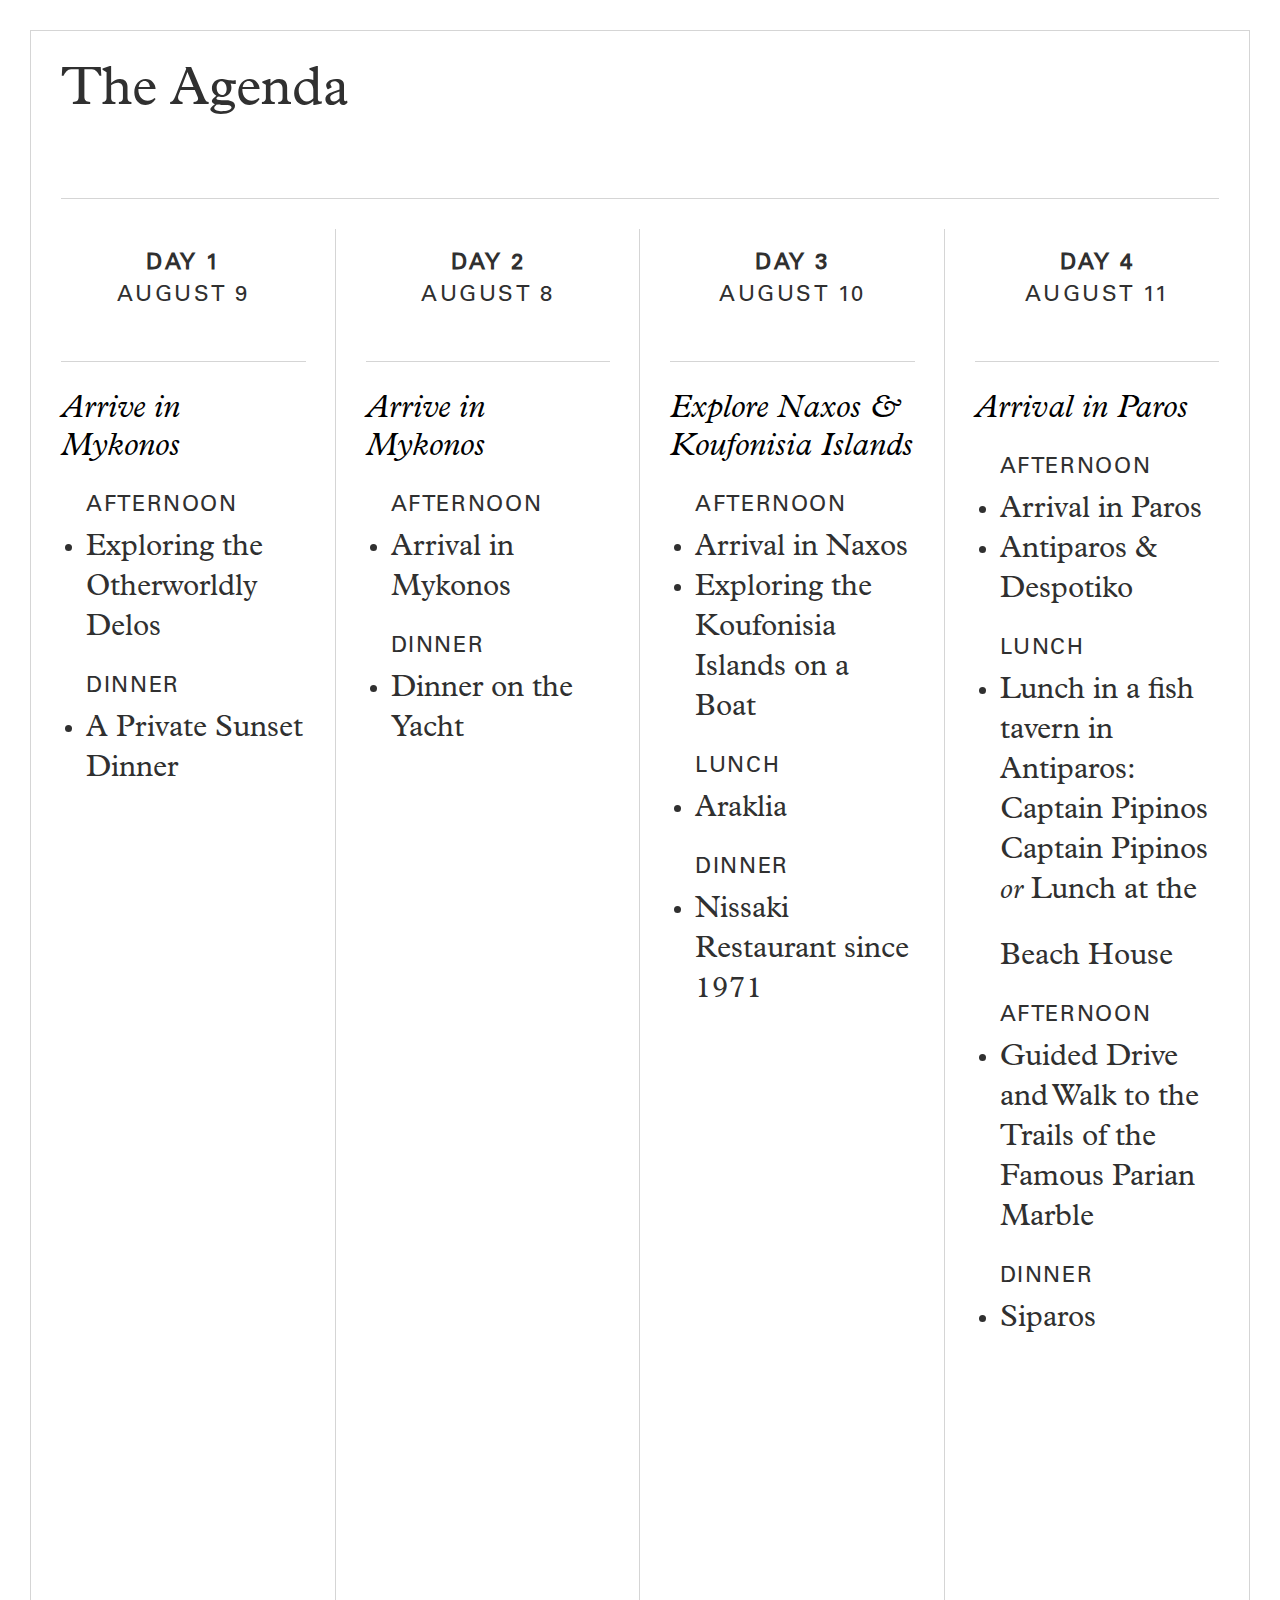
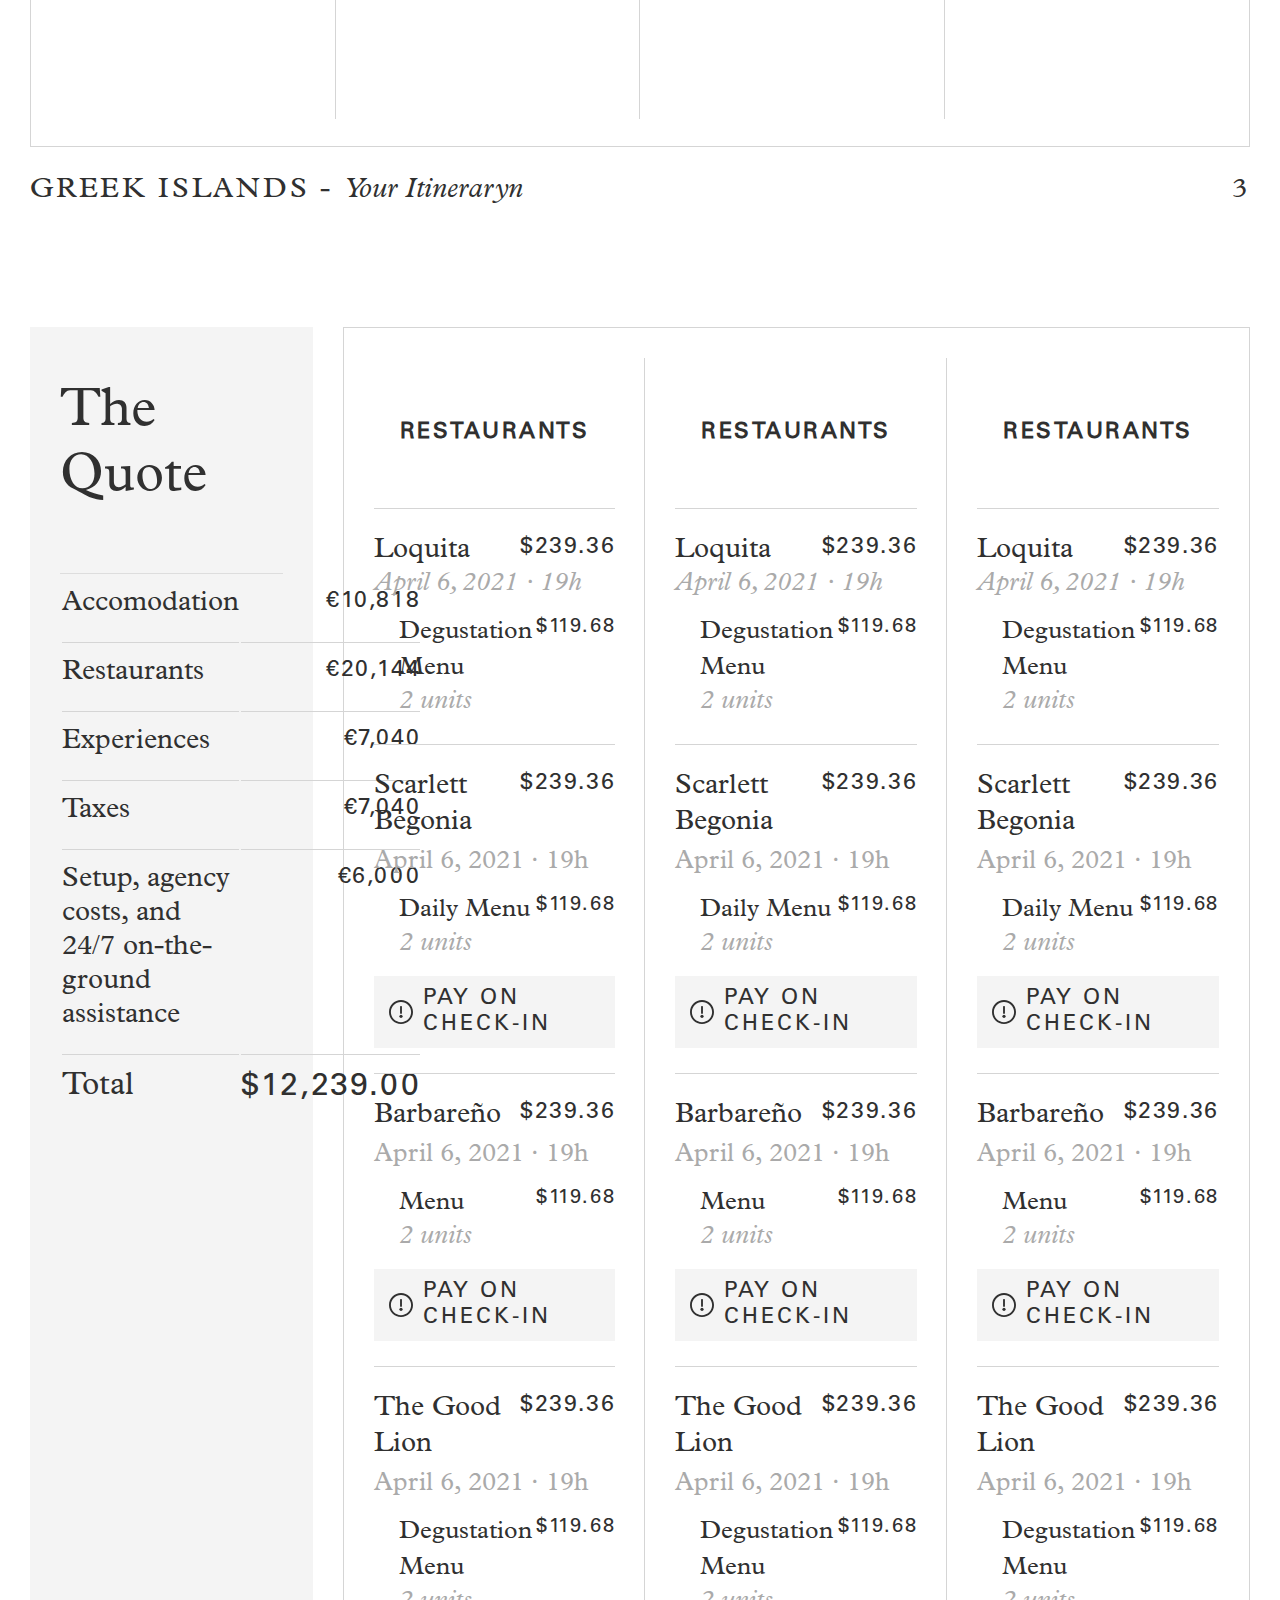
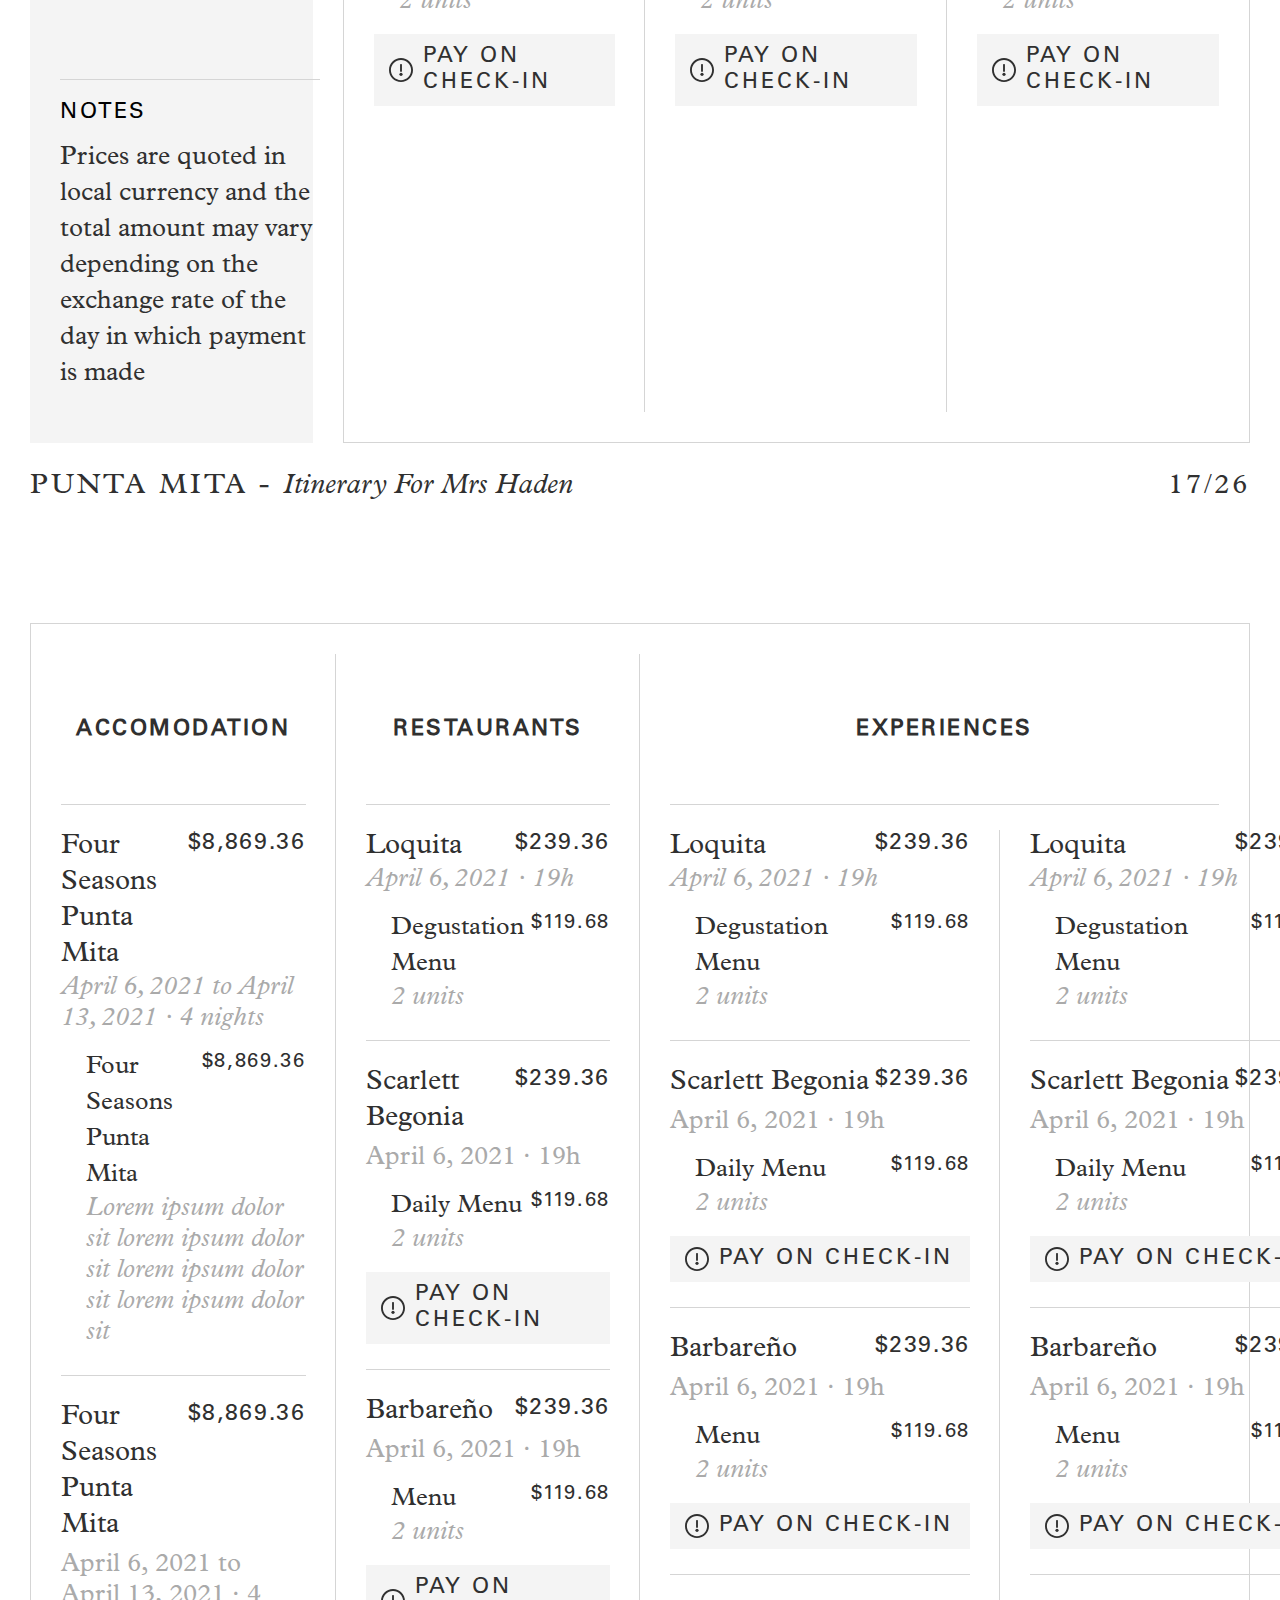
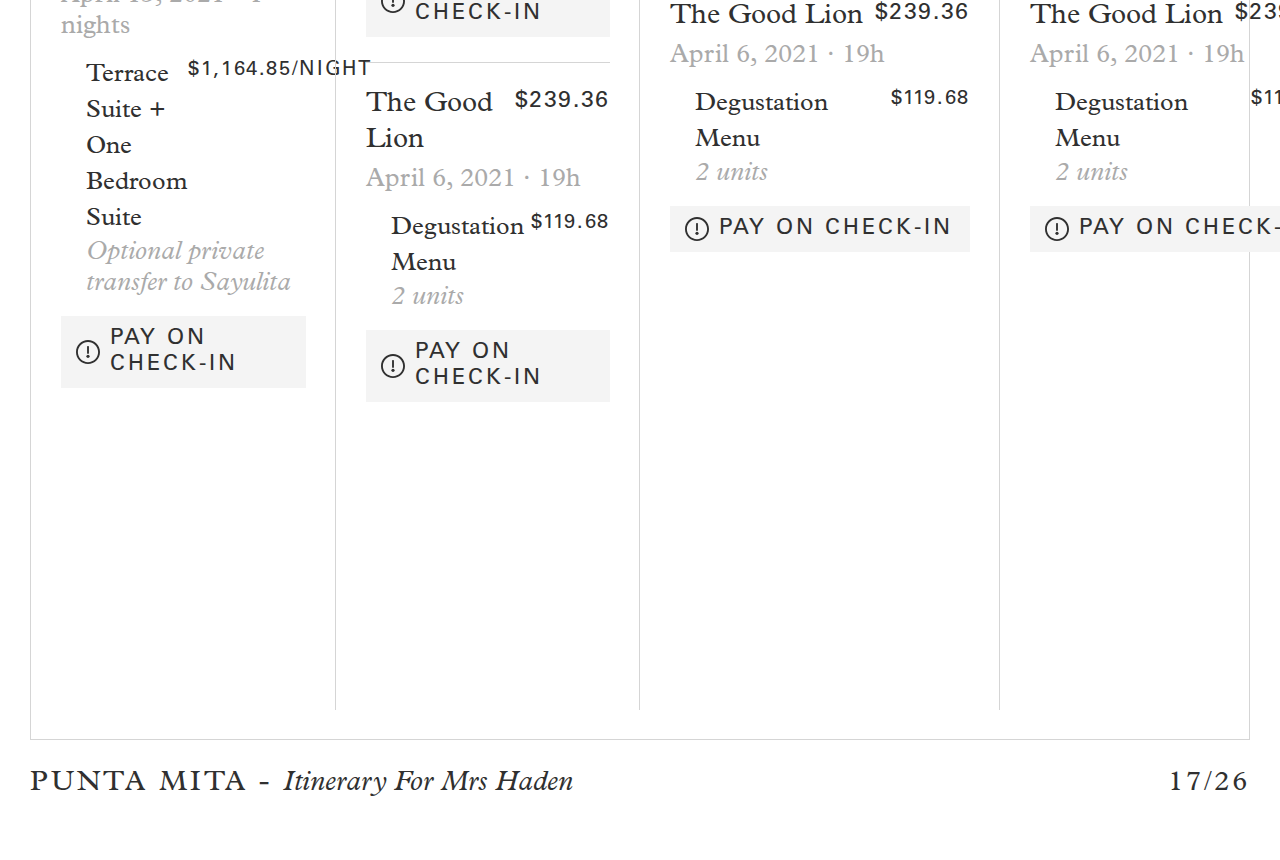
<file: agenda.html>
<!DOCTYPE html>
<html>
    <head>
        <meta name="viewport" content="width=device-width, initial-scale=1.0">
        <title>Project Title</title>
        <link rel="stylesheet" type="text/css" href="assets/css/style.css" />
    </head>
    <body>

        <!-- ################### 
        1    # content-wrap start # 
        #######################-->

        <div class="sec-padding">
            <div class="content-wrap c-height">
                <div class="grid">
                    <div class="col-12">
                        <div class="confirmation-top-header">
                            <h2>The Agenda</h2>
                        </div>
                    </div>
                </div>
                <div class="grid grid-column-gap-60 ">
                    <div class="col-3">
                        <div class="confirmation-ex-right-single border-right-after">
                            <div class="day-content-heading">
                                <p>Day 1 <span>August 9</span></p>
                            </div>
                            <div class="ariport-transfer-details">
                                <i>Arrive in Mykonos</i>
                                
                                <div class="ariport-transfer-details-single">
                                    <h4 class="ml-25">AFTERNOON</h4>
                                    <ul>
                                        <li>Exploring the Otherworldly Delos</li>
                                    </ul>
                                </div><!-- /. Guests -->
                                <div class="ariport-transfer-details-single">
                                    <h4 class="ml-25">Dinner</h4>
                                    <ul>
                                        <li>A Private Sunset Dinner</li>
                                    </ul>
                                </div><!-- /. Guests -->
                            </div>
                        </div>
                    </div>
                    <div class="col-3">
                        <div class="confirmation-ex-right-single border-right-after">
                            <div class="day-content-heading">
                                <p>Day 2 <span>August 8</span></p>
                            </div>
                            <div class="ariport-transfer-details">
                                <i>Arrive in Mykonos</i>
                                
                                <div class="ariport-transfer-details-single">
                                    <h4 class="ml-25">AFTERNOON</h4>
                                    <ul>
                                        <li>Arrival in Mykonos</li>
                                    </ul>
                                </div><!-- /. Guests -->
                                <div class="ariport-transfer-details-single">
                                    <h4 class="ml-25">Dinner</h4>
                                    <ul>
                                        <li>Dinner on the Yacht</li>
                                    </ul>
                                </div><!-- /. Guests -->
                            </div>
                        </div>
                    </div>
                    <div class="col-3">
                        <div class="confirmation-ex-right-single border-right-after">
                            <div class="day-content-heading">
                                <p>Day 3 <span>August 10</span></p>
                            </div>
                            <div class="ariport-transfer-details">
                                <i>Explore Naxos & Koufonisia Islands</i>
                                
                                <div class="ariport-transfer-details-single">
                                    <h4 class="ml-25">AFTERNOON</h4>
                                    <ul>
                                        <li>Arrival in Naxos</li>
                                        <li>Exploring the Koufonisia Islands on a Boat</li>
                                    </ul>
                                </div><!-- /. Guests -->
                                <div class="ariport-transfer-details-single">
                                    <h4 class="ml-25">LUNCH</h4>
                                    <ul>
                                        <li>Araklia</li>
                                    </ul>
                                </div><!-- /. Guests -->
                                <div class="ariport-transfer-details-single">
                                    <h4 class="ml-25">Dinner</h4>
                                    <ul>
                                        <li>Nissaki Restaurant since 1971</li>
                                    </ul>
                                </div><!-- /. Guests -->
                            </div>
                        </div>
                    </div>
                    <div class="col-3">
                        <div class="confirmation-ex-right-single ">
                            <div class="day-content-heading">
                                <p>Day 4 <span>August 11</span></p>
                            </div>
                            <div class="ariport-transfer-details">
                                <i>Arrival in Paros </i>
                                
                                <div class="ariport-transfer-details-single">
                                    <h4 class="ml-25">AFTERNOON</h4>
                                    <ul>
                                        <li>Arrival in Paros</li>
                                        <li>Antiparos & Despotiko</li>
                                    </ul>
                                </div><!-- /. Guests -->
                                <div class="ariport-transfer-details-single">
                                    <h4 class="ml-25">LUNCH</h4>
                                    <ul>
                                        <li> Lunch in a fish tavern in Antiparos: <br>Captain Pipinos Captain Pipinos <br><i>or</i> Lunch at the Beach House </li>
                                    </ul>
                                </div><!-- /. Guests -->
                                <div class="ariport-transfer-details-single">
                                    <h4 class="ml-25">Afternoon</h4>
                                    <ul>
                                        <li>Guided Drive and Walk to the Trails of the Famous Parian Marble</li>
                                    </ul>
                                </div><!-- /. Guests -->
                                <div class="ariport-transfer-details-single">
                                    <h4 class="ml-25">Dinner</h4>
                                    <ul>
                                        <li>Siparos</li>
                                    </ul>
                                </div><!-- /. Guests -->
                            </div>
                        </div>
                    </div>
                </div>
            </div>
            <div class="content-footer">
                <p>Greek Islands - <span>Your Itineraryn</span></p>
                <p>3</p>
            </div>
        </div>  
        <!-- ################### 
            # content-wrap end # 
        ######################-->

        <div class="page_break"></div>


        <!-- ################### 
            # content-wrap start # 
        ######################-->
        <div class="sec-padding">
            <div class="c-height">
                <div class="grid h-100">
                    <div class="col-3">
                        <div class="quote-left">
                            <div class="quote-left-heading">
                                <p>The Quote</p>
                            </div>
                            <div class="quote-left-wrap">
                                <table>
                                    <tr>
                                        <td>Accomodation</td>
                                        <td>€10,818</td>
                                    </tr>
                                    <tr>
                                        <td>Restaurants</td>
                                        <td>€20,144</td>
                                    </tr>
                                    <tr>
                                        <td>Experiences</td>
                                        <td>€7,040</td>
                                    </tr>
                                    <tr>
                                        <td>Taxes</td>
                                        <td>€7,040</td>
                                    </tr>
                                    <tr>
                                        <td>Setup, agency costs, and 24/7 on-the-ground assistance </td>
                                        <td>€6,000</td>
                                    </tr>
                                    <tr>
                                        <td>Total</td>
                                        <td>$12,239.00</td>
                                    </tr>
                                </table>
                            </div>

                            <div class="quote-note">
                                <span>NOTES</span>
                                <p>Prices are quoted in local currency and the total amount may vary depending on the exchange rate of the day in which payment is made</p>
                            </div>
                        </div>
                    </div>

                    <div class="col-9">
                        <div class="content-wrap c-height">
                            <div class="grid grid-column-gap-60 h-100">
                                <div class="col-4">
                                    <div class="quote-single border-right-after h-100">
                                        <div class="day-content-heading">
                                            <p>Restaurants</p>
                                        </div>
                                        <div class="quote-single border-top">
                                            <div class="quote-single-tbl">
                                                <div class="quote-tbl">
                                                    <div class="quote-tbl-wrap">
                                                        <div class="quote-tbl-left">
                                                            Loquita
                                                        </div>
                                                        <div class="quote-tbl-right">
                                                            $239.36
                                                        </div>
                                                    </div>
                                                    <i>April 6, 2021 · 19h</i>
                                                </div>
                                                <div class="quote-tbl ml-25">
                                                    <div class="quote-tbl-wrap quote-sm">
                                                        <div class="quote-tbl-left">
                                                            Degustation Menu
                                                        </div>
                                                        <div class="quote-tbl-right">
                                                            $119.68
                                                        </div>
                                                    </div>
                                                    <i>2 units</i>
                                                </div>
                                            </div>
                                            <div class="quote-single-tbl mt-25 pt-25 border-top">
                                                <div class="quote-tbl">
                                                    <div class="quote-tbl-wrap">
                                                        <div class="quote-tbl-left">
                                                            Scarlett Begonia
                                                        </div>
                                                        <div class="quote-tbl-right">
                                                            $239.36
                                                        </div>
                                                    </div>
                                                    <p>April 6, 2021 · 19h</p>
                                                </div>
                                                <div class="quote-tbl ml-25">
                                                    <div class="quote-tbl-wrap quote-sm">
                                                        <div class="quote-tbl-left">
                                                            Daily Menu
                                                        </div>
                                                        <div class="quote-tbl-right">
                                                            $119.68
                                                        </div>
                                                    </div>
                                                    <i>2 units</i>
                                                </div>
                                            </div>
                                            <div class="quote-bar">
                                                <img src="assets/img/payment.svg" class="paymentIcon" alt="payment" />
                                                <p>pay on check-in</p>
                                            </div>
                                            <div class="quote-single-tbl mt-25 pt-25 border-top">
                                                <div class="quote-tbl">
                                                    <div class="quote-tbl-wrap">
                                                        <div class="quote-tbl-left">
                                                            Barbareño
                                                        </div>
                                                        <div class="quote-tbl-right">
                                                            $239.36
                                                        </div>
                                                    </div>
                                                    <p>April 6, 2021 · 19h</p>
                                                </div>
                                                <div class="quote-tbl ml-25">
                                                    <div class="quote-tbl-wrap quote-sm">
                                                        <div class="quote-tbl-left">
                                                           Menu
                                                        </div>
                                                        <div class="quote-tbl-right">
                                                            $119.68
                                                        </div>
                                                    </div>
                                                    <i>2 units</i>
                                                </div>
                                            </div>
                                            <div class="quote-bar">
                                                <img src="assets/img/payment.svg" class="paymentIcon" alt="payment" />
                                                <p>pay on check-in</p>
                                            </div>
                                            <div class="quote-single-tbl mt-25 pt-25 border-top">
                                                <div class="quote-tbl">
                                                    <div class="quote-tbl-wrap">
                                                        <div class="quote-tbl-left">
                                                            The Good Lion
                                                        </div>
                                                        <div class="quote-tbl-right">
                                                            $239.36
                                                        </div>
                                                    </div>
                                                    <p>April 6, 2021 · 19h</p>
                                                </div>
                                                <div class="quote-tbl ml-25">
                                                    <div class="quote-tbl-wrap quote-sm">
                                                        <div class="quote-tbl-left">
                                                           Degustation Menu
                                                        </div>
                                                        <div class="quote-tbl-right">
                                                            $119.68
                                                        </div>
                                                    </div>
                                                    <i>2 units</i>
                                                </div>
                                            </div>
                                            <div class="quote-bar">
                                                <img src="assets/img/payment.svg" class="paymentIcon" alt="payment" />
                                                <p>pay on check-in</p>
                                            </div>
                                        </div> <!-- /. quote single -->
                                    </div>
                                </div>
                                <div class="col-4">
                                    <div class="quote-single border-right-after h-100">
                                        <div class="day-content-heading">
                                            <p>Restaurants</p>
                                        </div>
                                        <div class="quote-single border-top">
                                            <div class="quote-single-tbl">
                                                <div class="quote-tbl">
                                                    <div class="quote-tbl-wrap">
                                                        <div class="quote-tbl-left">
                                                            Loquita
                                                        </div>
                                                        <div class="quote-tbl-right">
                                                            $239.36
                                                        </div>
                                                    </div>
                                                    <i>April 6, 2021 · 19h</i>
                                                </div>
                                                <div class="quote-tbl ml-25">
                                                    <div class="quote-tbl-wrap quote-sm">
                                                        <div class="quote-tbl-left">
                                                            Degustation Menu
                                                        </div>
                                                        <div class="quote-tbl-right">
                                                            $119.68
                                                        </div>
                                                    </div>
                                                    <i>2 units</i>
                                                </div>
                                            </div>
                                            <div class="quote-single-tbl mt-25 pt-25 border-top">
                                                <div class="quote-tbl">
                                                    <div class="quote-tbl-wrap">
                                                        <div class="quote-tbl-left">
                                                            Scarlett Begonia
                                                        </div>
                                                        <div class="quote-tbl-right">
                                                            $239.36
                                                        </div>
                                                    </div>
                                                    <p>April 6, 2021 · 19h</p>
                                                </div>
                                                <div class="quote-tbl ml-25">
                                                    <div class="quote-tbl-wrap quote-sm">
                                                        <div class="quote-tbl-left">
                                                            Daily Menu
                                                        </div>
                                                        <div class="quote-tbl-right">
                                                            $119.68
                                                        </div>
                                                    </div>
                                                    <i>2 units</i>
                                                </div>
                                            </div>
                                            <div class="quote-bar">
                                                <img src="assets/img/payment.svg" class="paymentIcon" alt="payment" />
                                                <p>pay on check-in</p>
                                            </div>
                                            <div class="quote-single-tbl mt-25 pt-25 border-top">
                                                <div class="quote-tbl">
                                                    <div class="quote-tbl-wrap">
                                                        <div class="quote-tbl-left">
                                                            Barbareño
                                                        </div>
                                                        <div class="quote-tbl-right">
                                                            $239.36
                                                        </div>
                                                    </div>
                                                    <p>April 6, 2021 · 19h</p>
                                                </div>
                                                <div class="quote-tbl ml-25">
                                                    <div class="quote-tbl-wrap quote-sm">
                                                        <div class="quote-tbl-left">
                                                           Menu
                                                        </div>
                                                        <div class="quote-tbl-right">
                                                            $119.68
                                                        </div>
                                                    </div>
                                                    <i>2 units</i>
                                                </div>
                                            </div>
                                            <div class="quote-bar">
                                                <img src="assets/img/payment.svg" class="paymentIcon" alt="payment" />
                                                <p>pay on check-in</p>
                                            </div>
                                            <div class="quote-single-tbl mt-25 pt-25 border-top">
                                                <div class="quote-tbl">
                                                    <div class="quote-tbl-wrap">
                                                        <div class="quote-tbl-left">
                                                            The Good Lion
                                                        </div>
                                                        <div class="quote-tbl-right">
                                                            $239.36
                                                        </div>
                                                    </div>
                                                    <p>April 6, 2021 · 19h</p>
                                                </div>
                                                <div class="quote-tbl ml-25">
                                                    <div class="quote-tbl-wrap quote-sm">
                                                        <div class="quote-tbl-left">
                                                           Degustation Menu
                                                        </div>
                                                        <div class="quote-tbl-right">
                                                            $119.68
                                                        </div>
                                                    </div>
                                                    <i>2 units</i>
                                                </div>
                                            </div>
                                            <div class="quote-bar">
                                                <img src="assets/img/payment.svg" class="paymentIcon" alt="payment" />
                                                <p>pay on check-in</p>
                                            </div>
                                        </div> <!-- /. quote single -->
                                    </div>
                                </div>
                                <div class="col-4">
                                    <div class="quote-single">
                                        <div class="day-content-heading">
                                            <p>Restaurants</p>
                                        </div>
                                        <div class="quote-single border-top">
                                            <div class="quote-single-tbl">
                                                <div class="quote-tbl">
                                                    <div class="quote-tbl-wrap">
                                                        <div class="quote-tbl-left">
                                                            Loquita
                                                        </div>
                                                        <div class="quote-tbl-right">
                                                            $239.36
                                                        </div>
                                                    </div>
                                                    <i>April 6, 2021 · 19h</i>
                                                </div>
                                                <div class="quote-tbl ml-25">
                                                    <div class="quote-tbl-wrap quote-sm">
                                                        <div class="quote-tbl-left">
                                                            Degustation Menu
                                                        </div>
                                                        <div class="quote-tbl-right">
                                                            $119.68
                                                        </div>
                                                    </div>
                                                    <i>2 units</i>
                                                </div>
                                            </div>
                                            <div class="quote-single-tbl mt-25 pt-25 border-top">
                                                <div class="quote-tbl">
                                                    <div class="quote-tbl-wrap">
                                                        <div class="quote-tbl-left">
                                                            Scarlett Begonia
                                                        </div>
                                                        <div class="quote-tbl-right">
                                                            $239.36
                                                        </div>
                                                    </div>
                                                    <p>April 6, 2021 · 19h</p>
                                                </div>
                                                <div class="quote-tbl ml-25">
                                                    <div class="quote-tbl-wrap quote-sm">
                                                        <div class="quote-tbl-left">
                                                            Daily Menu
                                                        </div>
                                                        <div class="quote-tbl-right">
                                                            $119.68
                                                        </div>
                                                    </div>
                                                    <i>2 units</i>
                                                </div>
                                            </div>
                                            <div class="quote-bar">
                                                <img src="assets/img/payment.svg" class="paymentIcon" alt="payment" />
                                                <p>pay on check-in</p>
                                            </div>
                                            <div class="quote-single-tbl mt-25 pt-25 border-top">
                                                <div class="quote-tbl">
                                                    <div class="quote-tbl-wrap">
                                                        <div class="quote-tbl-left">
                                                            Barbareño
                                                        </div>
                                                        <div class="quote-tbl-right">
                                                            $239.36
                                                        </div>
                                                    </div>
                                                    <p>April 6, 2021 · 19h</p>
                                                </div>
                                                <div class="quote-tbl ml-25">
                                                    <div class="quote-tbl-wrap quote-sm">
                                                        <div class="quote-tbl-left">
                                                           Menu
                                                        </div>
                                                        <div class="quote-tbl-right">
                                                            $119.68
                                                        </div>
                                                    </div>
                                                    <i>2 units</i>
                                                </div>
                                            </div>
                                            <div class="quote-bar">
                                                <img src="assets/img/payment.svg" class="paymentIcon" alt="payment" />
                                                <p>pay on check-in</p>
                                            </div>
                                            <div class="quote-single-tbl mt-25 pt-25 border-top">
                                                <div class="quote-tbl">
                                                    <div class="quote-tbl-wrap">
                                                        <div class="quote-tbl-left">
                                                            The Good Lion
                                                        </div>
                                                        <div class="quote-tbl-right">
                                                            $239.36
                                                        </div>
                                                    </div>
                                                    <p>April 6, 2021 · 19h</p>
                                                </div>
                                                <div class="quote-tbl ml-25">
                                                    <div class="quote-tbl-wrap quote-sm">
                                                        <div class="quote-tbl-left">
                                                           Degustation Menu
                                                        </div>
                                                        <div class="quote-tbl-right">
                                                            $119.68
                                                        </div>
                                                    </div>
                                                    <i>2 units</i>
                                                </div>
                                            </div>
                                            <div class="quote-bar">
                                                <img src="assets/img/payment.svg" class="paymentIcon" alt="payment" />
                                                <p>pay on check-in</p>
                                            </div>
                                        </div> <!-- /. quote single -->
                                    </div>
                                </div>
                            </div>
                        </div>
                    </div>
                </div>
            </div>
            <div class="content-footer">
                <p>PUNTA MITA - <span>Itinerary for Mrs Haden</span></p>
                <p>17/26</p>
            </div>
        </div>
        <!-- ################### 
            # content-wrap end # 
        ######################-->
    
        <div class="page_break"></div>

        <!-- ################### 
            # content-wrap start # 
        ######################-->
        <div class="sec-padding">
            <div class="content-wrap c-height">
                <div class="grid grid-column-gap-60 h-100">
                    <div class="col-3">
                        <div class="quote-single border-right-after h-100">
                            <div class="day-content-heading">
                                <p>Accomodation</p>
                            </div>
                            <div class="quote-single border-top">
                                <div class="quote-single-tbl">
                                    <div class="quote-tbl">
                                        <div class="quote-tbl-wrap">
                                            <div class="quote-tbl-left">
                                                Four Seasons Punta Mita
                                            </div>
                                            <div class="quote-tbl-right">
                                                $8,869.36
                                            </div>
                                        </div>
                                        <i>April 6, 2021 to April 13, 2021 · 4 nights</i>
                                    </div>
                                    <div class="quote-tbl ml-25">
                                        <div class="quote-tbl-wrap quote-sm">
                                            <div class="quote-tbl-left">
                                                Four Seasons Punta Mita
                                            </div>
                                            <div class="quote-tbl-right">
                                                $8,869.36
                                            </div>
                                        </div>
                                        <i>Lorem ipsum dolor sit lorem ipsum dolor sit lorem ipsum dolor sit lorem ipsum dolor sit </i>
                                    </div>
                                </div>
                                <div class="quote-single-tbl mt-25 pt-25 border-top">
                                    <div class="quote-tbl">
                                        <div class="quote-tbl-wrap">
                                            <div class="quote-tbl-left">
                                                Four Seasons Punta Mita
                                            </div>
                                            <div class="quote-tbl-right">
                                                $8,869.36
                                            </div>
                                        </div>
                                        <p>April 6, 2021 to April 13, 2021 · 4 nights</p>
                                    </div>
                                    <div class="quote-tbl ml-25">
                                        <div class="quote-tbl-wrap quote-sm">
                                            <div class="quote-tbl-left">
                                                Terrace Suite + One Bedroom Suite
                                            </div>
                                            <div class="quote-tbl-right">
                                                $1,164.85/NIGHT
                                            </div>
                                        </div>
                                        <i>Optional private transfer to Sayulita </i>
                                    </div>
                                </div>
                                <div class="quote-bar">
                                    <img src="assets/img/payment.svg" class="paymentIcon" alt="payment" />
                                    <p>pay on check-in</p>
                                </div>
                            </div> <!-- /. quote single -->
                        </div>
                    </div>
                    <div class="col-3">
                        <div class="quote-single border-right-after h-100">
                            <div class="day-content-heading">
                                <p>Restaurants</p>
                            </div>
                            <div class="quote-single border-top">
                                <div class="quote-single-tbl">
                                    <div class="quote-tbl">
                                        <div class="quote-tbl-wrap">
                                            <div class="quote-tbl-left">
                                                Loquita
                                            </div>
                                            <div class="quote-tbl-right">
                                                $239.36
                                            </div>
                                        </div>
                                        <i>April 6, 2021 · 19h</i>
                                    </div>
                                    <div class="quote-tbl ml-25">
                                        <div class="quote-tbl-wrap quote-sm">
                                            <div class="quote-tbl-left">
                                                Degustation Menu
                                            </div>
                                            <div class="quote-tbl-right">
                                                $119.68
                                            </div>
                                        </div>
                                        <i>2 units</i>
                                    </div>
                                </div>
                                <div class="quote-single-tbl mt-25 pt-25 border-top">
                                    <div class="quote-tbl">
                                        <div class="quote-tbl-wrap">
                                            <div class="quote-tbl-left">
                                                Scarlett Begonia
                                            </div>
                                            <div class="quote-tbl-right">
                                                $239.36
                                            </div>
                                        </div>
                                        <p>April 6, 2021 · 19h</p>
                                    </div>
                                    <div class="quote-tbl ml-25">
                                        <div class="quote-tbl-wrap quote-sm">
                                            <div class="quote-tbl-left">
                                                Daily Menu
                                            </div>
                                            <div class="quote-tbl-right">
                                                $119.68
                                            </div>
                                        </div>
                                        <i>2 units</i>
                                    </div>
                                </div>
                                <div class="quote-bar">
                                    <img src="assets/img/payment.svg" class="paymentIcon" alt="payment" />
                                    <p>pay on check-in</p>
                                </div>
                                <div class="quote-single-tbl mt-25 pt-25 border-top">
                                    <div class="quote-tbl">
                                        <div class="quote-tbl-wrap">
                                            <div class="quote-tbl-left">
                                                Barbareño
                                            </div>
                                            <div class="quote-tbl-right">
                                                $239.36
                                            </div>
                                        </div>
                                        <p>April 6, 2021 · 19h</p>
                                    </div>
                                    <div class="quote-tbl ml-25">
                                        <div class="quote-tbl-wrap quote-sm">
                                            <div class="quote-tbl-left">
                                               Menu
                                            </div>
                                            <div class="quote-tbl-right">
                                                $119.68
                                            </div>
                                        </div>
                                        <i>2 units</i>
                                    </div>
                                </div>
                                <div class="quote-bar">
                                    <img src="assets/img/payment.svg" class="paymentIcon" alt="payment" />
                                    <p>pay on check-in</p>
                                </div>
                                <div class="quote-single-tbl mt-25 pt-25 border-top">
                                    <div class="quote-tbl">
                                        <div class="quote-tbl-wrap">
                                            <div class="quote-tbl-left">
                                                The Good Lion
                                            </div>
                                            <div class="quote-tbl-right">
                                                $239.36
                                            </div>
                                        </div>
                                        <p>April 6, 2021 · 19h</p>
                                    </div>
                                    <div class="quote-tbl ml-25">
                                        <div class="quote-tbl-wrap quote-sm">
                                            <div class="quote-tbl-left">
                                               Degustation Menu
                                            </div>
                                            <div class="quote-tbl-right">
                                                $119.68
                                            </div>
                                        </div>
                                        <i>2 units</i>
                                    </div>
                                </div>
                                <div class="quote-bar">
                                    <img src="assets/img/payment.svg" class="paymentIcon" alt="payment" />
                                    <p>pay on check-in</p>
                                </div>
                            </div> <!-- /. quote single -->
                        </div>
                    </div>
                    <div class="col-6">
                        <div class="day-content-heading mt-25">
                            <p>Experiences</p>
                        </div>
                        <div class="grid grid-column-gap-60 border-top pt-25">
                            <div class="col-6">
                                <div class="border-right-after q-height">
                                    <div class="quote-single-tbl">
                                        <div class="quote-tbl">
                                            <div class="quote-tbl-wrap">
                                                <div class="quote-tbl-left">
                                                    Loquita
                                                </div>
                                                <div class="quote-tbl-right">
                                                    $239.36
                                                </div>
                                            </div>
                                            <i>April 6, 2021 · 19h</i>
                                        </div>
                                        <div class="quote-tbl ml-25">
                                            <div class="quote-tbl-wrap quote-sm">
                                                <div class="quote-tbl-left">
                                                    Degustation Menu
                                                </div>
                                                <div class="quote-tbl-right">
                                                    $119.68
                                                </div>
                                            </div>
                                            <i>2 units</i>
                                        </div>
                                    </div>
                                    <div class="quote-single-tbl mt-25 pt-25 border-top">
                                        <div class="quote-tbl">
                                            <div class="quote-tbl-wrap">
                                                <div class="quote-tbl-left">
                                                    Scarlett Begonia
                                                </div>
                                                <div class="quote-tbl-right">
                                                    $239.36
                                                </div>
                                            </div>
                                            <p>April 6, 2021 · 19h</p>
                                        </div>
                                        <div class="quote-tbl ml-25">
                                            <div class="quote-tbl-wrap quote-sm">
                                                <div class="quote-tbl-left">
                                                    Daily Menu
                                                </div>
                                                <div class="quote-tbl-right">
                                                    $119.68
                                                </div>
                                            </div>
                                            <i>2 units</i>
                                        </div>
                                    </div>
                                    <div class="quote-bar">
                                        <img src="assets/img/payment.svg" class="paymentIcon" alt="payment" />
                                        <p>pay on check-in</p>
                                    </div>
                                    <div class="quote-single-tbl mt-25 pt-25 border-top">
                                        <div class="quote-tbl">
                                            <div class="quote-tbl-wrap">
                                                <div class="quote-tbl-left">
                                                    Barbareño
                                                </div>
                                                <div class="quote-tbl-right">
                                                    $239.36
                                                </div>
                                            </div>
                                            <p>April 6, 2021 · 19h</p>
                                        </div>
                                        <div class="quote-tbl ml-25">
                                            <div class="quote-tbl-wrap quote-sm">
                                                <div class="quote-tbl-left">
                                                   Menu
                                                </div>
                                                <div class="quote-tbl-right">
                                                    $119.68
                                                </div>
                                            </div>
                                            <i>2 units</i>
                                        </div>
                                    </div>
                                    <div class="quote-bar">
                                        <img src="assets/img/payment.svg" class="paymentIcon" alt="payment" />
                                        <p>pay on check-in</p>
                                    </div>
                                    <div class="quote-single-tbl mt-25 pt-25 border-top">
                                        <div class="quote-tbl">
                                            <div class="quote-tbl-wrap">
                                                <div class="quote-tbl-left">
                                                    The Good Lion
                                                </div>
                                                <div class="quote-tbl-right">
                                                    $239.36
                                                </div>
                                            </div>
                                            <p>April 6, 2021 · 19h</p>
                                        </div>
                                        <div class="quote-tbl ml-25">
                                            <div class="quote-tbl-wrap quote-sm">
                                                <div class="quote-tbl-left">
                                                   Degustation Menu
                                                </div>
                                                <div class="quote-tbl-right">
                                                    $119.68
                                                </div>
                                            </div>
                                            <i>2 units</i>
                                        </div>
                                    </div>
                                    <div class="quote-bar">
                                        <img src="assets/img/payment.svg" class="paymentIcon" alt="payment" />
                                        <p>pay on check-in</p>
                                    </div>
                                </div>
                            </div>
                            <div class="col-6">
                                <div class="q-height">
                                    <div class="quote-single-tbl">
                                        <div class="quote-tbl">
                                            <div class="quote-tbl-wrap">
                                                <div class="quote-tbl-left">
                                                    Loquita
                                                </div>
                                                <div class="quote-tbl-right">
                                                    $239.36
                                                </div>
                                            </div>
                                            <i>April 6, 2021 · 19h</i>
                                        </div>
                                        <div class="quote-tbl ml-25">
                                            <div class="quote-tbl-wrap quote-sm">
                                                <div class="quote-tbl-left">
                                                    Degustation Menu
                                                </div>
                                                <div class="quote-tbl-right">
                                                    $119.68
                                                </div>
                                            </div>
                                            <i>2 units</i>
                                        </div>
                                    </div>
                                    <div class="quote-single-tbl mt-25 pt-25 border-top">
                                        <div class="quote-tbl">
                                            <div class="quote-tbl-wrap">
                                                <div class="quote-tbl-left">
                                                    Scarlett Begonia
                                                </div>
                                                <div class="quote-tbl-right">
                                                    $239.36
                                                </div>
                                            </div>
                                            <p>April 6, 2021 · 19h</p>
                                        </div>
                                        <div class="quote-tbl ml-25">
                                            <div class="quote-tbl-wrap quote-sm">
                                                <div class="quote-tbl-left">
                                                    Daily Menu
                                                </div>
                                                <div class="quote-tbl-right">
                                                    $119.68
                                                </div>
                                            </div>
                                            <i>2 units</i>
                                        </div>
                                    </div>
                                    <div class="quote-bar">
                                        <img src="assets/img/payment.svg" class="paymentIcon" alt="payment" />
                                        <p>pay on check-in</p>
                                    </div>
                                    <div class="quote-single-tbl mt-25 pt-25 border-top">
                                        <div class="quote-tbl">
                                            <div class="quote-tbl-wrap">
                                                <div class="quote-tbl-left">
                                                    Barbareño
                                                </div>
                                                <div class="quote-tbl-right">
                                                    $239.36
                                                </div>
                                            </div>
                                            <p>April 6, 2021 · 19h</p>
                                        </div>
                                        <div class="quote-tbl ml-25">
                                            <div class="quote-tbl-wrap quote-sm">
                                                <div class="quote-tbl-left">
                                                   Menu
                                                </div>
                                                <div class="quote-tbl-right">
                                                    $119.68
                                                </div>
                                            </div>
                                            <i>2 units</i>
                                        </div>
                                    </div>
                                    <div class="quote-bar">
                                        <img src="assets/img/payment.svg" class="paymentIcon" alt="payment" />
                                        <p>pay on check-in</p>
                                    </div>
                                    <div class="quote-single-tbl mt-25 pt-25 border-top">
                                        <div class="quote-tbl">
                                            <div class="quote-tbl-wrap">
                                                <div class="quote-tbl-left">
                                                    The Good Lion
                                                </div>
                                                <div class="quote-tbl-right">
                                                    $239.36
                                                </div>
                                            </div>
                                            <p>April 6, 2021 · 19h</p>
                                        </div>
                                        <div class="quote-tbl ml-25">
                                            <div class="quote-tbl-wrap quote-sm">
                                                <div class="quote-tbl-left">
                                                   Degustation Menu
                                                </div>
                                                <div class="quote-tbl-right">
                                                    $119.68
                                                </div>
                                            </div>
                                            <i>2 units</i>
                                        </div>
                                    </div>
                                    <div class="quote-bar">
                                        <img src="assets/img/payment.svg" class="paymentIcon" alt="payment" />
                                        <p>pay on check-in</p>
                                    </div>
                                </div>
                            </div>
                        </div>
                    </div>
                </div>
            </div>
            <div class="content-footer">
                <p>PUNTA MITA - <span>Itinerary for Mrs Haden</span></p>
                <p>17/26</p>
            </div>
        </div>
        <!-- ################### 
            # content-wrap end # 
        ######################-->
    


    </body>
</html>
</file>
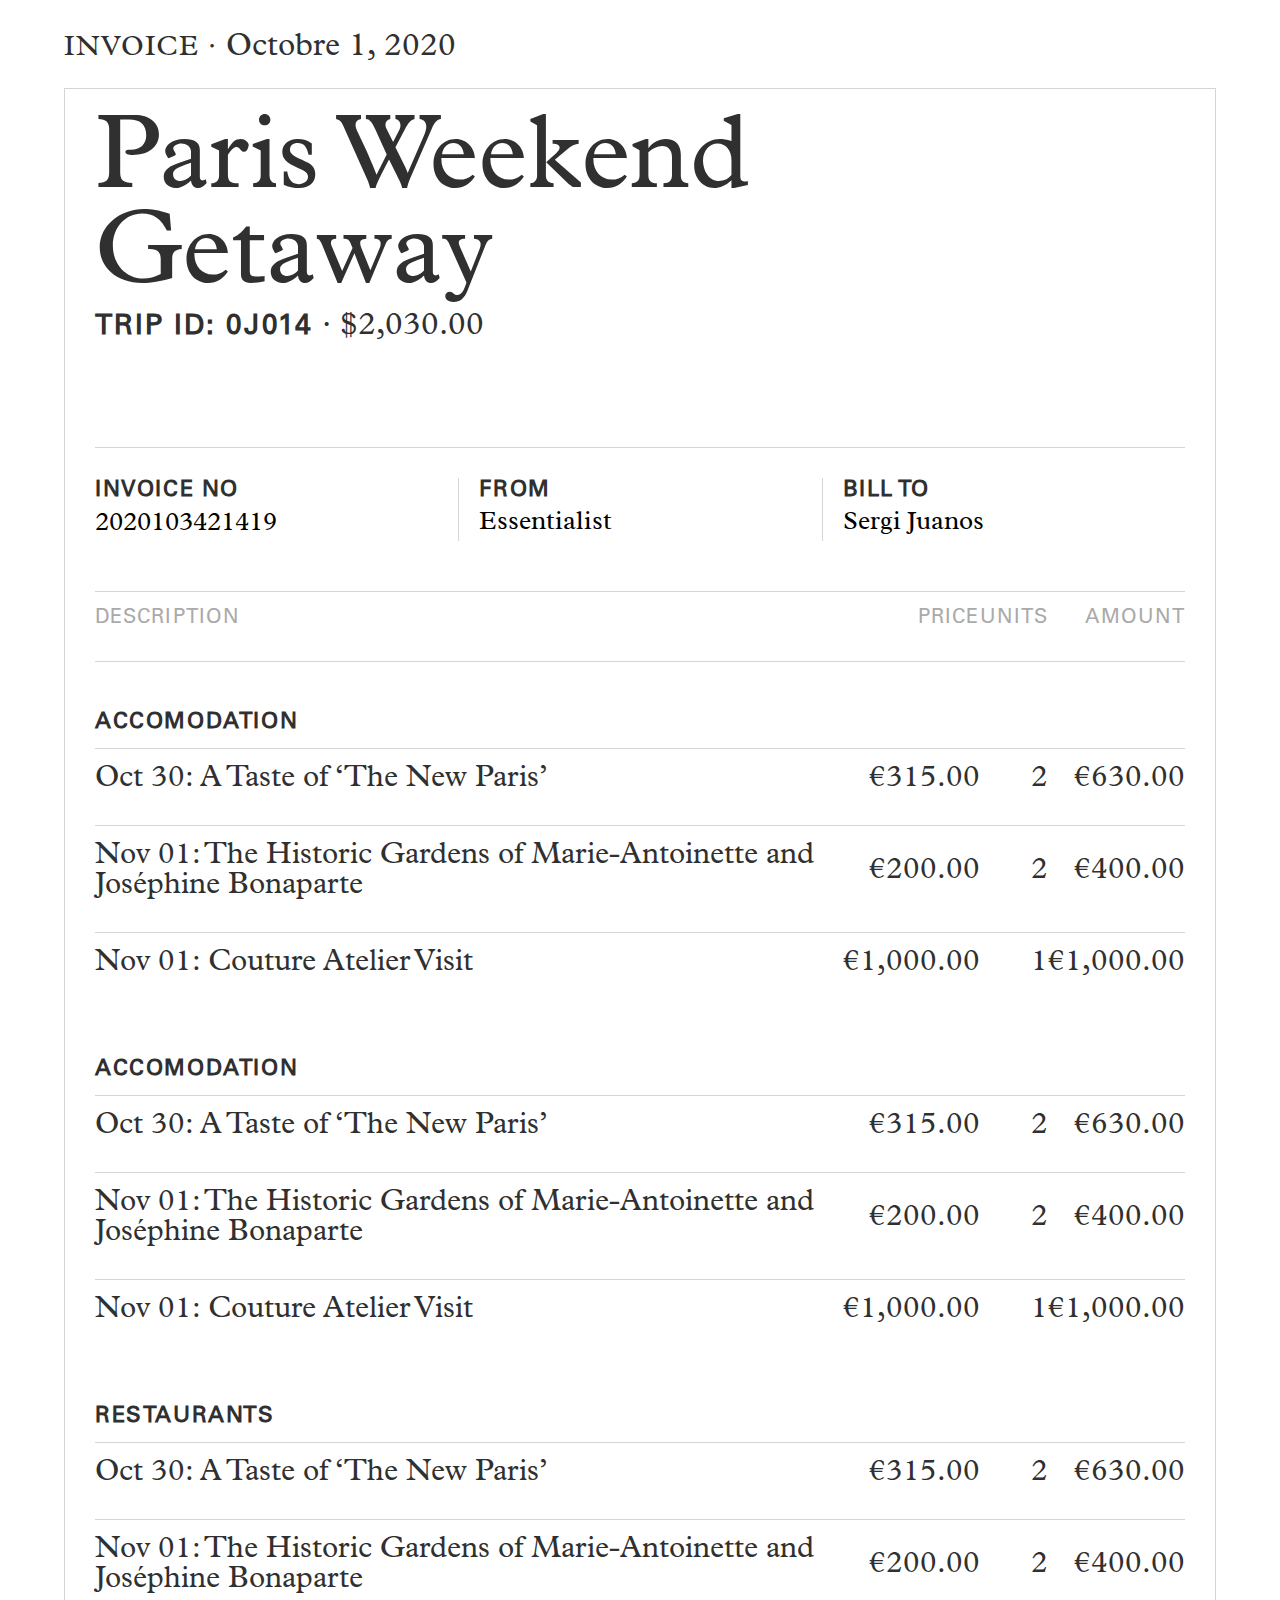
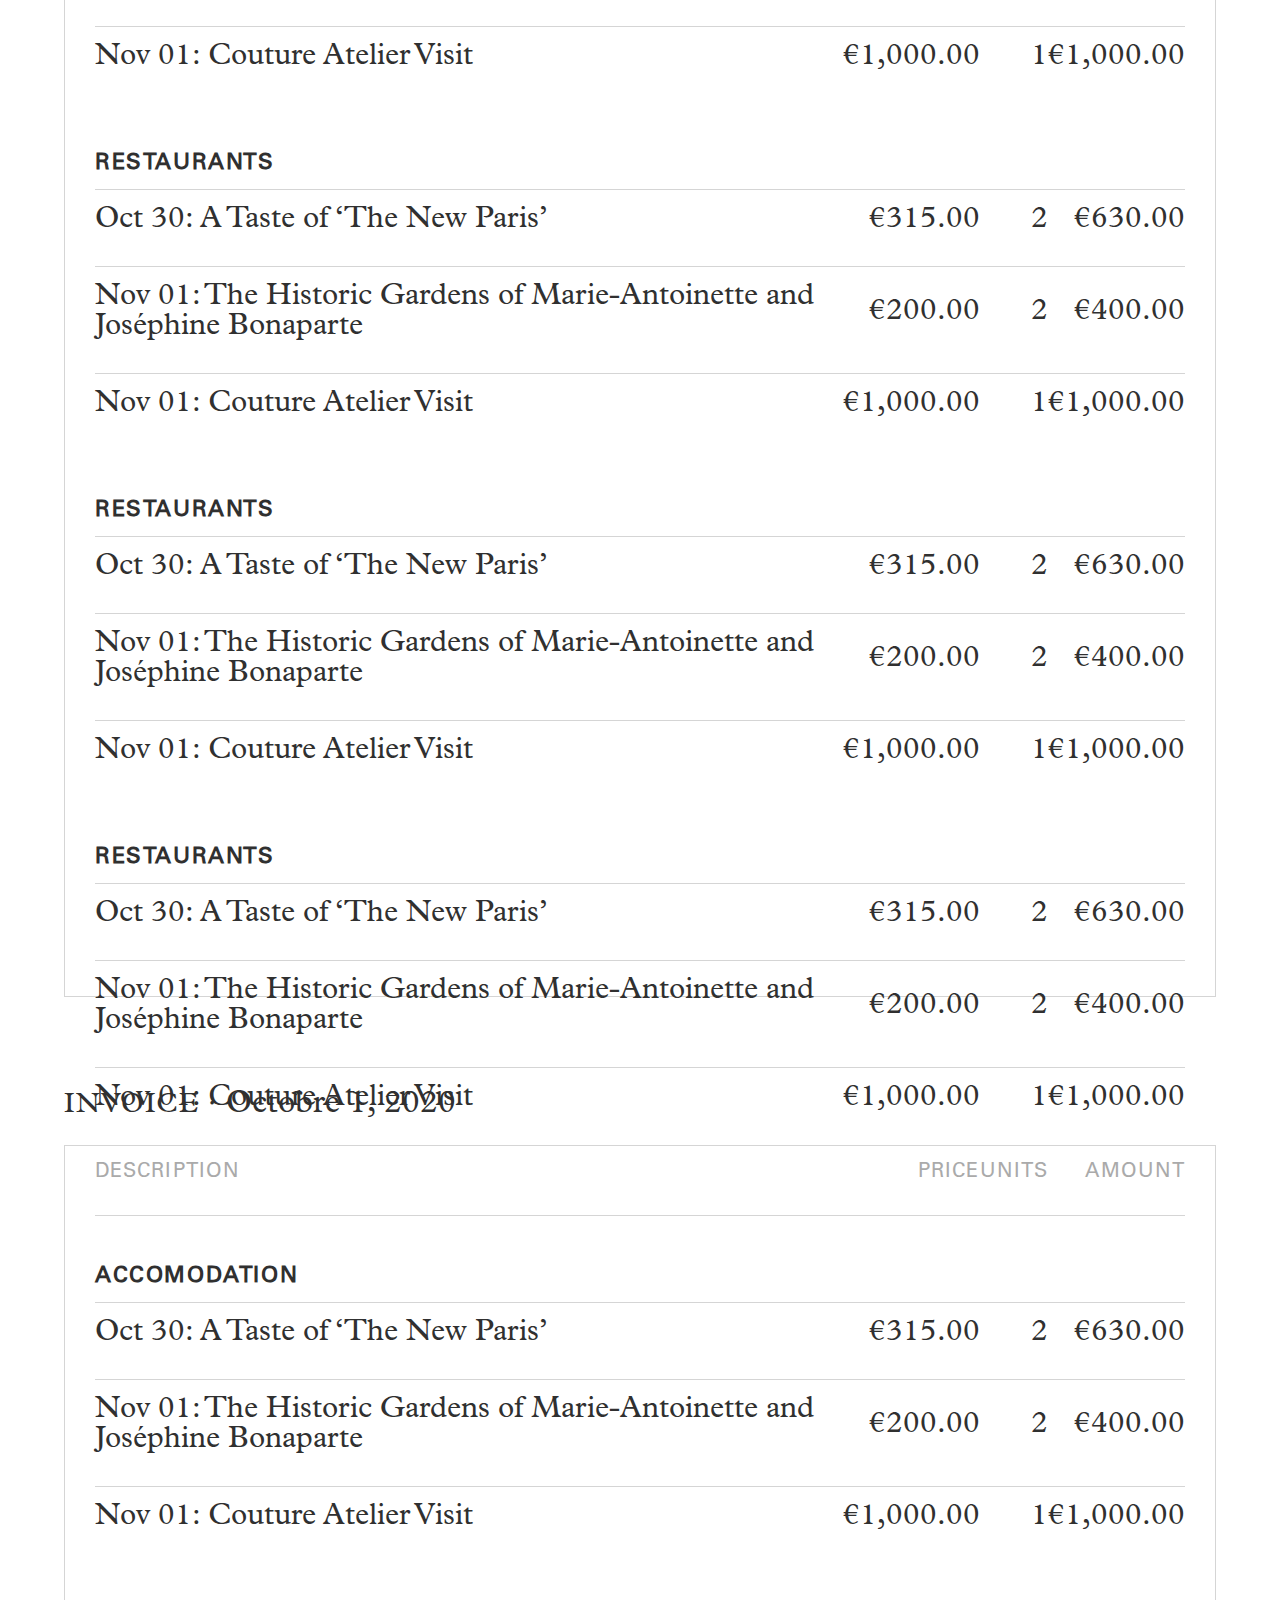
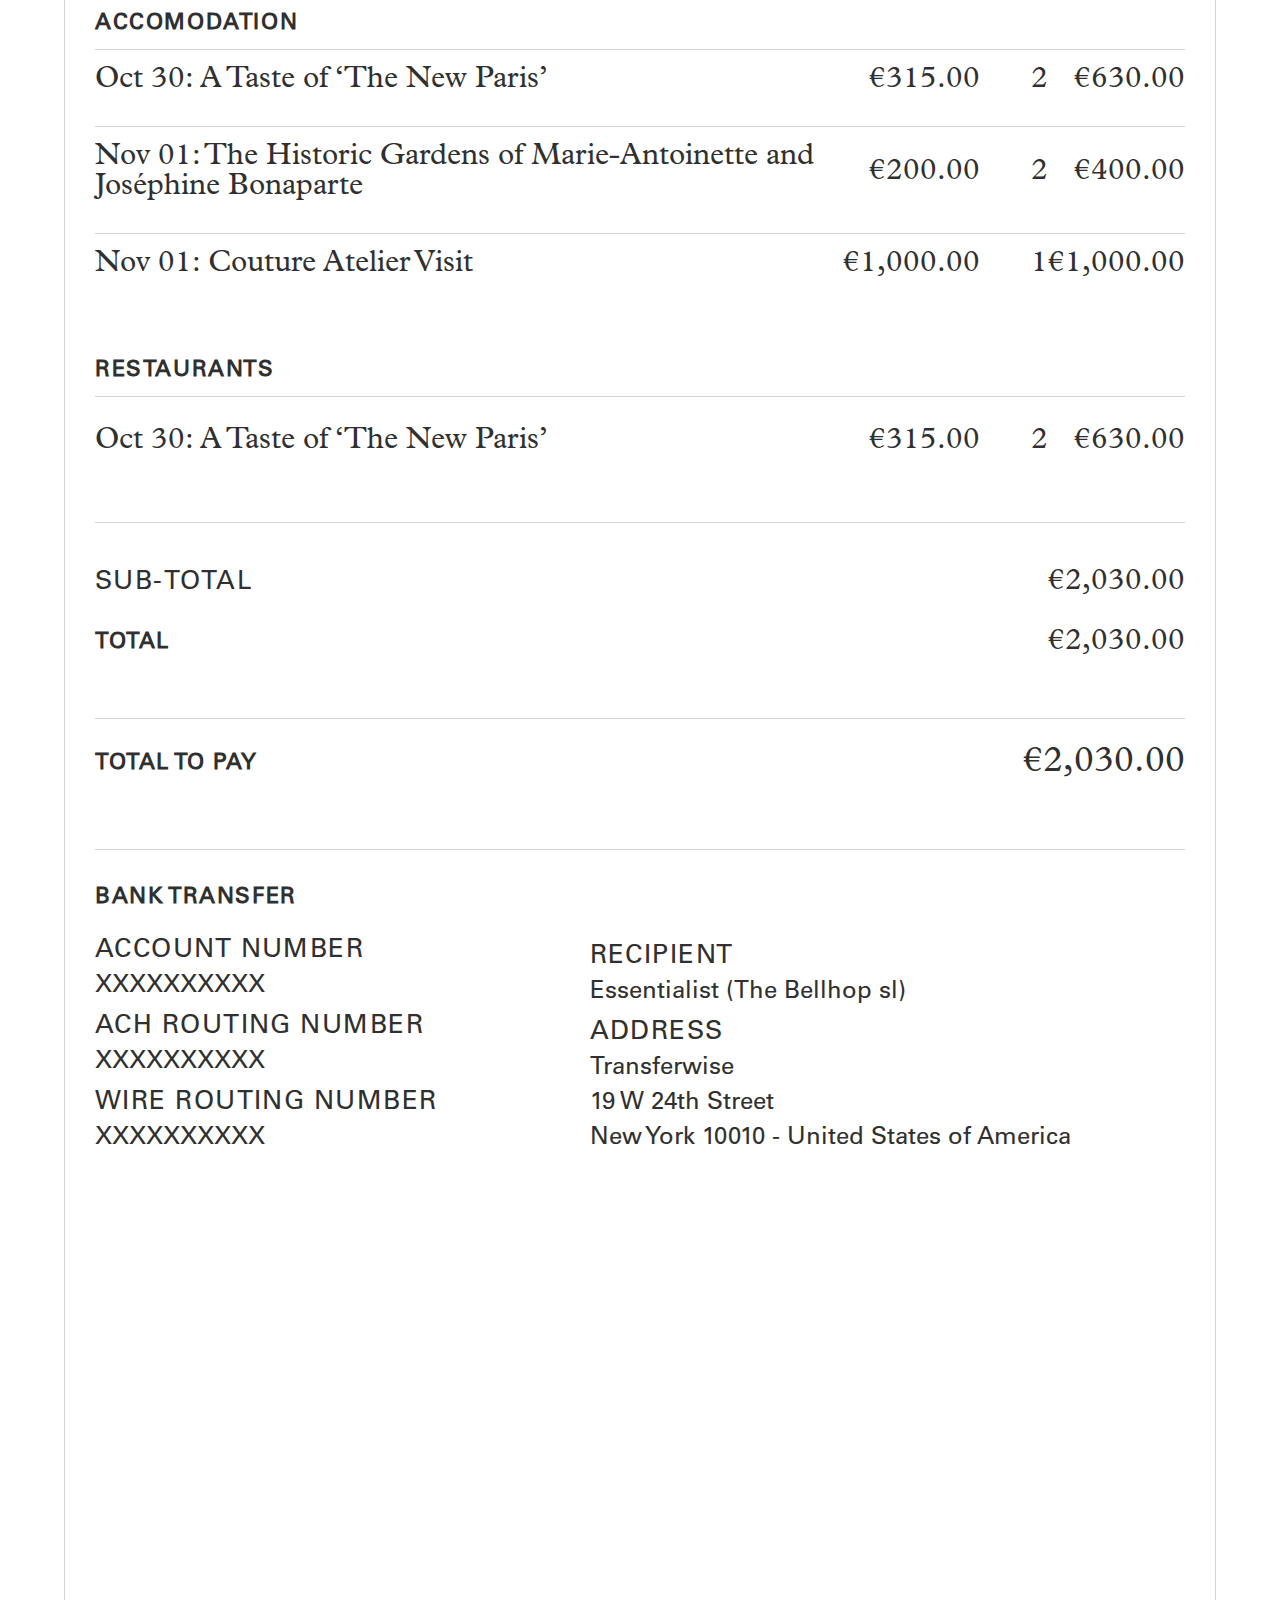
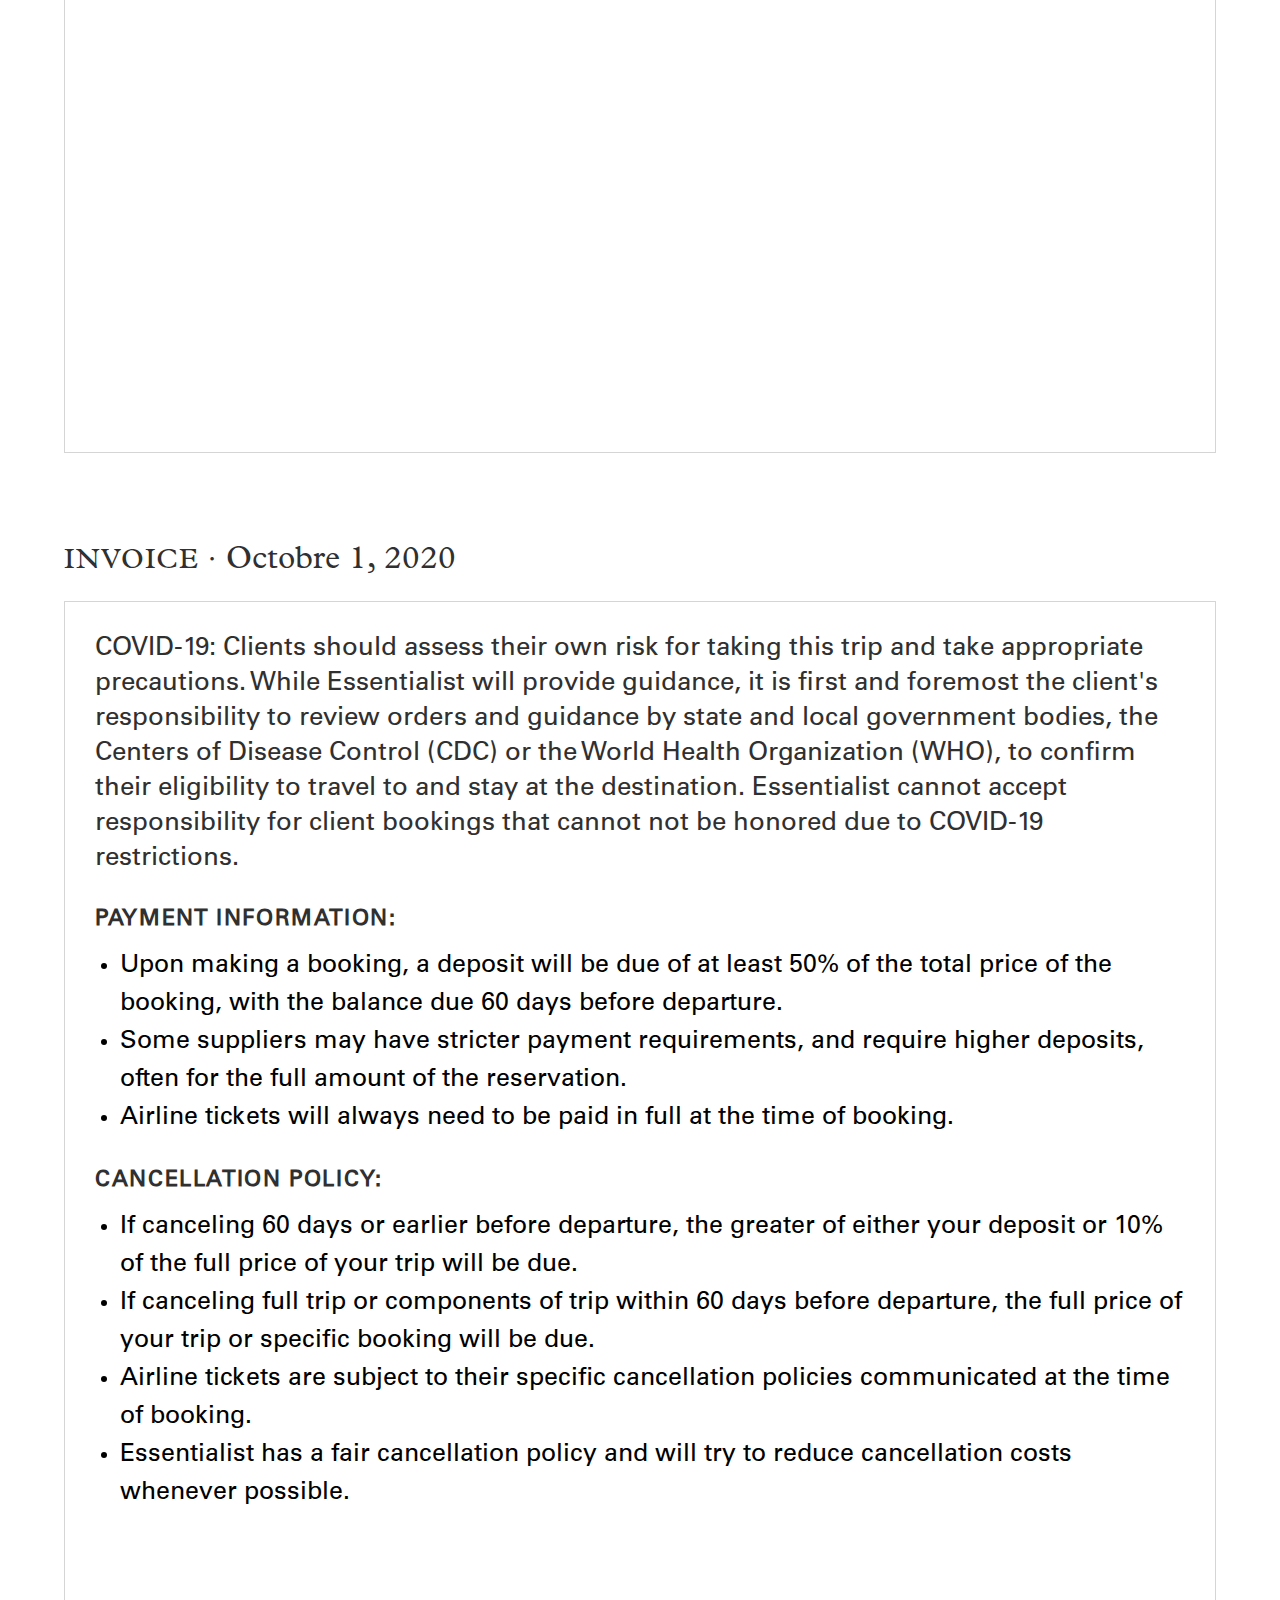
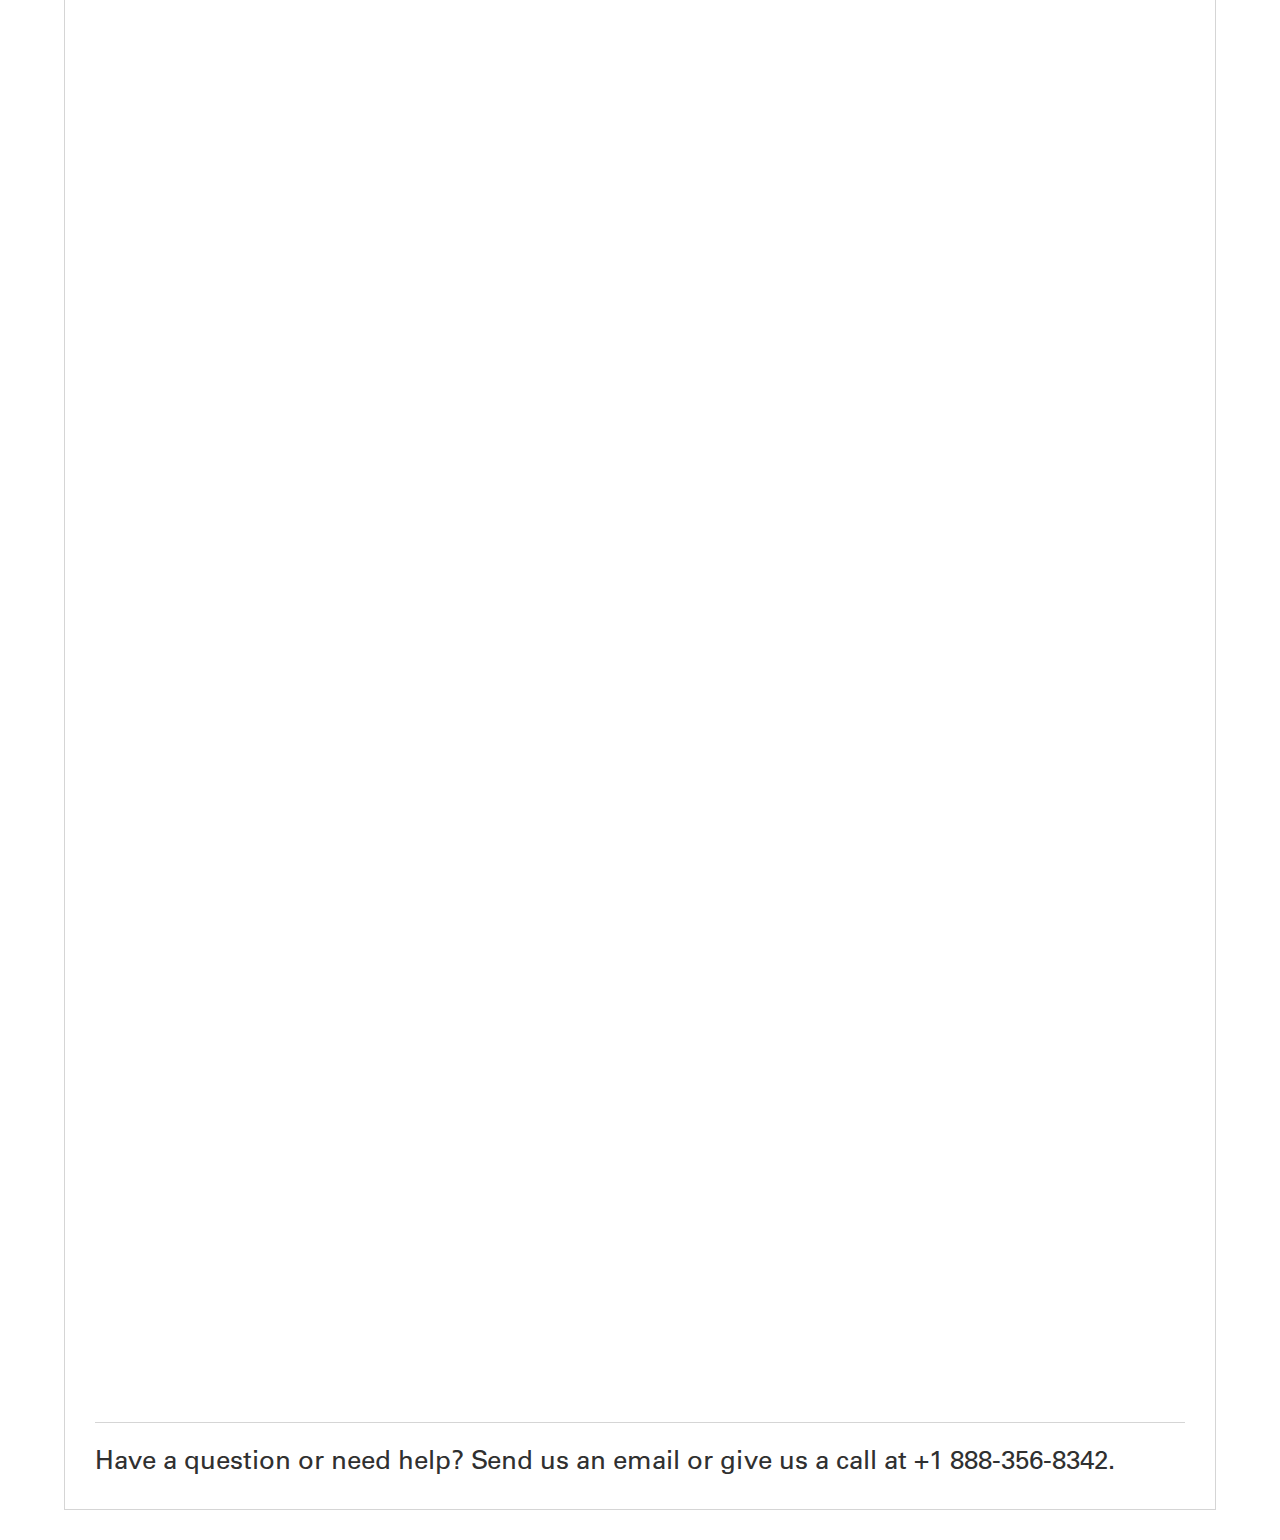
<file: invoice.html>
<!DOCTYPE html>
<html>
    <head>
        <meta name="viewport" content="width=device-width, initial-scale=1.0">
        <title>Project Title</title>
        <link rel="stylesheet" type="text/css" href="assets/css/style.css" />
        <style type="text/css">
            .invoice-wrap{
                padding: 30px;
                width: 90%;
                margin:  0 auto;
            }

            .pt-0{
                padding-top: 0px;
            }

            .i-height {
                position: relative;
                height: calc(2000pt - 120px - 38px);
            }
            .invoice-data {
                font-size: 28px;
                text-transform: uppercase;
                font-family: 'PlantinMTPro-Regular';
                letter-spacing: .9px;
                    margin-bottom: 15pt;
            }
            .invoice-data p span {
                font-size: 32px;
                text-transform: capitalize;
                letter-spacing: 0;
            }
            .invoice-desc {
                font-size: 26px;
                font-family: 'UniversLTStd';
                line-height: 35px;
                margin-bottom: 30px;
            }
            .invoice-terms {
                margin-bottom: 30px;
            }
            .invoice-terms h3 {
                font-size: 22px;
                text-transform: uppercase;
                font-family: 'UniversLTStd';
                color: #303030;
                letter-spacing: 1.63px;
                margin-bottom: 15px;
            }

            .invoice-terms ul li {
                font-size: 25px;
                font-family: 'UniversLTStd';
                line-height: 38px;
            }

            .invoice-footer {
                position: absolute;
                bottom: 30px;
                width: calc(100% - 60px);
                border-top: 1px solid #d5d5d5;
                display: block;
                font-size: 26px;
                font-family: 'UniversLTStd';
                padding-top: 25px;
            }


            .invoice-heading h2 {
                font-size: 105px;
                font-family: 'PlantinMTPro-Regular';
                line-height: 95px;
                font-weight: normal;
            }
            .invoice-heading p {
                font-size: 32px;
                font-family: 'PlantinMTPro-Regular';
            }
            .invoice-heading p span {
                font-size: 28px;
                font-family: 'UniversLTStd';
                font-weight: 600;
                text-transform: uppercase;
                letter-spacing: 2px;
            }

            .invoice-sort-info {
                border-top: 1px solid #D5D5D5;
                margin-top: 100px;
                padding-top: 30px;
                display: grid;
                grid-template-columns: 1fr 1fr 1fr;
                padding-bottom: 50px;
                border-bottom: 1px solid #d5d5d5;
            }

            .invoice-sinfo-single p {
                font-size: 22px;
                text-transform: uppercase;
                font-family: 'UniversLTStd';
                font-weight: bold;
                vertical-align: bottom;
                border: none;
                letter-spacing: 1.6px;
            }
            .invoice-sinfo-single span {
                font-size: 26px;
                text-transform: capitalize;
                font-family: 'radley';
            }

            .invoice-sinfo-single {
                border-left: 1px solid #d5d5d5;
                padding-left: 20px;
            }
            .invoice-sinfo-single:first-child {
                padding-left: 0px;
                border-left: 0px;
            }
            .invoice-sinfo-single:first-child span{
                font-family: 'PlantinMTPro-Regular';
                display: block;
                margin-top: 6px;
            }

            .invoice-tbl table {
                width: 100%;
                border-spacing: 0;
            }

            .invoice-tbl table tbody tr td:first-child,
            .invoice-tbl table thead tr th:first-child {
                text-align: left;
            }

            .invoice-tbl table thead tr th {
                text-align: right;
                border-bottom: 1px solid #d5d5d5;
                text-transform: uppercase;
                font-size: 20px;
                font-family: 'UniversLTStd';
                color: #aaaaaa;
                font-weight: 400;
                padding: 15px 0px;
                letter-spacing: 1.09px;
                padding-bottom: 30px;
            }

            .invoice-tbl table tbody tr.tbl-subtotal td:first-child {
                letter-spacing: 1.45px;
                padding: 0px !important;
                text-transform: uppercase;
                font-family: 'UniversLTStd' !important;
                font-weight: normal;
                font-size: 26px !important;
            }

            .invoice-tbl table tbody tr.tbl-subtotal td:last-child,
            .invoice-tbl table tbody tr.tbl-subtotal td:first-child {
                padding: 0px;
                padding-top: 45px;
                vertical-align: baseline;
            }
            .invoice-tbl table tbody tr.tbl-total td {
                padding-top: 30px;
                padding-bottom: 60px;
            }
            .invoice-tbl table tbody tr.tbl-total-pay td {
                padding-top: 30px;
            }

            .invoice-tbl table tbody tr.tbl-total-pay td:last-child {
                font-size: 36px;
            }
            .invoice-tbl table tbody tr td {
                text-align: right;
                border-top: 1px solid #d5d5d5;
                padding-top: 16px;
                font-size: 30px;
                font-family: 'PlantinMTPro-Regular';
                line-height: 30px;
                padding-bottom: 30px;
                color: #303030;
            }

            .invoice-tbl table tbody tr td.tbl-title {
                font-size: 22px;
                text-transform: uppercase;
                font-family: 'UniversLTStd';
                font-weight: bold;
                height: 60px;
                vertical-align: bottom;
                border: none;
                padding-bottom: 10px;
                letter-spacing: 1.6px;
            }

            
            tr.tbl-total td {    
                border-top: 0px !important;
            }

            .tbl-total-pay,    
            tr.tbl-total td {    
                text-transform: uppercase;
            }

            .bank-transfer h2,
            .invoice-tbl table tbody tr.tbl-total-pay td:first-child,
            .invoice-tbl table tbody tr.tbl-total td:first-child {
                font-size: 22px;
                text-transform: uppercase;
                font-family: 'UniversLTStd';
                font-weight: bold;
                letter-spacing: 1.6px;
            } 

            .bank-transfer h2 {
                border-top: 1px solid #D5D5D5;
                padding-top: 35px;
                margin-top: 40px;
                margin-bottom: 25px;
            }

            .bank-transfer-wrap > div {
                width: 45%;
                display: inline-block;
            }
            .bank-transfer-single > h4 {
                letter-spacing: 1.45px;
                text-transform: uppercase;
                font-family: 'UniversLTStd' !important;
                font-weight: normal;
                font-size: 26px !important;
                margin-bottom: 6px;
            }

            .bank-transfer-single p {
                font-size: 24px;
                font-family: 'UniversLTStd';
                letter-spacing: 0;
                margin-bottom: 6px;
            }
            .bank-transfer-single {
                margin-bottom: 10px !important;
            }
            tr.tr-ex-pb td {
                padding-bottom: 65px !important;
                padding-top: 30px !important;
            }
        </style>
    </head>
    <body>

        <!-- ################### 
        1    # content-wrap start # 
        #######################-->
        <div class="invoice-wrap">
            <div class="invoice-data">
                <p>Invoice · <span>Octobre 1, 2020</span></p>
            </div>
            <div class="content-wrap i-height">
                <div class="invoice-heading">
                    <h2>Paris Weekend <br>Getaway</h2>
                    <p><span>Trip id: 0j014</span> · $2,030.00</p>
                </div>
                <div class="invoice-sort-info">
                    <div class="invoice-sinfo-single">
                        <p>Invoice No</p>
                        <span>2020103421419</span>
                    </div>
                    <div class="invoice-sinfo-single">
                        <p>From</p>
                        <span>Essentialist</span>
                    </div>
                    <div class="invoice-sinfo-single">
                        <p>Bill to </p>
                        <span>Sergi Juanos</span>
                    </div>
                </div>

                <div class="invoice-tbl">
                    <table>
                        <thead>
                            <tr>
                                <th>Description</th>
                                <th>Price</th>
                                <th>Units</th>
                                <th>Amount</th>
                            </tr>
                        </thead>
                        <tbody>
                            <tr>
                                <td colspan="3" class="tbl-title">Accomodation</td>
                            </tr>
                            <tr>
                                <td>Oct 30: A Taste of ‘The New Paris’</td>
                                <td>€315.00</td>
                                <td>2</td>
                                <td>€630.00</td>
                            </tr>
                            <tr>
                                <td>Nov 01: The Historic Gardens of Marie-Antoinette and Joséphine Bonaparte</td>
                                <td>€200.00</td>
                                <td>2</td>
                                <td>€400.00</td>
                            </tr>
                            <tr>
                                <td>Nov 01: Couture Atelier Visit</td>
                                <td>€1,000.00</td>
                                <td>1</td>
                                <td>€1,000.00</td>
                            </tr>
                            <tr>
                                <td colspan="3" class="tbl-title">Accomodation</td>
                            </tr>
                            <tr>
                                <td>Oct 30: A Taste of ‘The New Paris’</td>
                                <td>€315.00</td>
                                <td>2</td>
                                <td>€630.00</td>
                            </tr>
                            <tr>
                                <td>Nov 01: The Historic Gardens of Marie-Antoinette and Joséphine Bonaparte</td>
                                <td>€200.00</td>
                                <td>2</td>
                                <td>€400.00</td>
                            </tr>
                            <tr>
                                <td>Nov 01: Couture Atelier Visit</td>
                                <td>€1,000.00</td>
                                <td>1</td>
                                <td>€1,000.00</td>
                            </tr>
                            <tr>
                                <td colspan="3" class="tbl-title">Restaurants</td>
                            </tr>
                            <tr>
                                <td>Oct 30: A Taste of ‘The New Paris’</td>
                                <td>€315.00</td>
                                <td>2</td>
                                <td>€630.00</td>
                            </tr>
                            <tr>
                                <td>Nov 01: The Historic Gardens of Marie-Antoinette and Joséphine Bonaparte</td>
                                <td>€200.00</td>
                                <td>2</td>
                                <td>€400.00</td>
                            </tr>
                            <tr>
                                <td>Nov 01: Couture Atelier Visit</td>
                                <td>€1,000.00</td>
                                <td>1</td>
                                <td>€1,000.00</td>
                            </tr>
                            <tr>
                                <td colspan="3" class="tbl-title">Restaurants</td>
                            </tr>
                            <tr>
                                <td>Oct 30: A Taste of ‘The New Paris’</td>
                                <td>€315.00</td>
                                <td>2</td>
                                <td>€630.00</td>
                            </tr>
                            <tr>
                                <td>Nov 01: The Historic Gardens of Marie-Antoinette and Joséphine Bonaparte</td>
                                <td>€200.00</td>
                                <td>2</td>
                                <td>€400.00</td>
                            </tr>
                            <tr>
                                <td>Nov 01: Couture Atelier Visit</td>
                                <td>€1,000.00</td>
                                <td>1</td>
                                <td>€1,000.00</td>
                            </tr>
                            <tr>
                                <td colspan="3" class="tbl-title">Restaurants</td>
                            </tr>
                            <tr>
                                <td>Oct 30: A Taste of ‘The New Paris’</td>
                                <td>€315.00</td>
                                <td>2</td>
                                <td>€630.00</td>
                            </tr>
                            <tr>
                                <td>Nov 01: The Historic Gardens of Marie-Antoinette and Joséphine Bonaparte</td>
                                <td>€200.00</td>
                                <td>2</td>
                                <td>€400.00</td>
                            </tr>
                            <tr>
                                <td>Nov 01: Couture Atelier Visit</td>
                                <td>€1,000.00</td>
                                <td>1</td>
                                <td>€1,000.00</td>
                            </tr>
                            <tr>
                                <td colspan="3" class="tbl-title">Restaurants</td>
                            </tr>
                            <tr>
                                <td>Oct 30: A Taste of ‘The New Paris’</td>
                                <td>€315.00</td>
                                <td>2</td>
                                <td>€630.00</td>
                            </tr>
                            <tr>
                                <td>Nov 01: The Historic Gardens of Marie-Antoinette and Joséphine Bonaparte</td>
                                <td>€200.00</td>
                                <td>2</td>
                                <td>€400.00</td>
                            </tr>
                            <tr>
                                <td>Nov 01: Couture Atelier Visit</td>
                                <td>€1,000.00</td>
                                <td>1</td>
                                <td>€1,000.00</td>
                            </tr>
                        </tbody>
                    </table>
                </div>
            </div>
        </div>  
        <!-- ################### 
            # content-wrap end # 
        ######################-->


        <div class="page_break"></div>

        <!-- ################### 
        1    # content-wrap start # 
        #######################-->
        <div class="invoice-wrap">
            <div class="invoice-data">
                <p>Invoice · <span>Octobre 1, 2020</span></p>
            </div>
            <div class="content-wrap i-height pt-0">
                <div class="invoice-tbl">
                    <table>
                        <thead>
                            <tr>
                                <th>Description</th>
                                <th>Price</th>
                                <th>Units</th>
                                <th>Amount</th>
                            </tr>
                        </thead>
                        <tbody>
                            <tr>
                                <td colspan="3" class="tbl-title">Accomodation</td>
                            </tr>
                            <tr>
                                <td>Oct 30: A Taste of ‘The New Paris’</td>
                                <td>€315.00</td>
                                <td>2</td>
                                <td>€630.00</td>
                            </tr>
                            <tr>
                                <td>Nov 01: The Historic Gardens of Marie-Antoinette and Joséphine Bonaparte</td>
                                <td>€200.00</td>
                                <td>2</td>
                                <td>€400.00</td>
                            </tr>
                            <tr>
                                <td>Nov 01: Couture Atelier Visit</td>
                                <td>€1,000.00</td>
                                <td>1</td>
                                <td>€1,000.00</td>
                            </tr>
                            <tr>
                                <td colspan="3" class="tbl-title">Accomodation</td>
                            </tr>
                            <tr>
                                <td>Oct 30: A Taste of ‘The New Paris’</td>
                                <td>€315.00</td>
                                <td>2</td>
                                <td>€630.00</td>
                            </tr>
                            <tr>
                                <td>Nov 01: The Historic Gardens of Marie-Antoinette and Joséphine Bonaparte</td>
                                <td>€200.00</td>
                                <td>2</td>
                                <td>€400.00</td>
                            </tr>
                            <tr>
                                <td>Nov 01: Couture Atelier Visit</td>
                                <td>€1,000.00</td>
                                <td>1</td>
                                <td>€1,000.00</td>
                            </tr>
                            <tr>
                                <td colspan="3" class="tbl-title">Restaurants</td>
                            </tr>
                            <tr class="tr-ex-pb">
                                <td>Oct 30: A Taste of ‘The New Paris’</td>
                                <td>€315.00</td>
                                <td>2</td>
                                <td>€630.00</td>
                            </tr>
                            <tr class="tbl-subtotal">
                                <td>Sub-total</td>
                                <td colspan="3">€2,030.00</td>
                            </tr>                            
                            <tr class="tbl-total">
                                <td>Total</td>
                                <td colspan="3">€2,030.00</td>
                            </tr>                            
                            <tr class="tbl-total-pay">
                                <td>total to pay</td>
                                <td colspan="3">€2,030.00</td>
                            </tr>
                        </tbody>
                    </table>
                    <div class="bank-transfer">
                        <h2>Bank Transfer</h2>

                        <div class="bank-transfer-wrap">
                            <div class="bank-transfer-left">
                                <div class="bank-transfer-single">
                                    <h4>ACCOUNT NUMBER</h4>
                                    <p>XXXXXXXXXX</p>
                                </div>
                                <div class="bank-transfer-single">
                                    <h4>ACH Routing Number</h4>
                                    <p>XXXXXXXXXX</p>
                                </div>
                                <div class="bank-transfer-single">
                                    <h4>Wire Routing Number</h4>
                                    <p>XXXXXXXXXX</p>
                                </div>
                            </div>
                            <div class="bank-transfer-right">
                                <div class="bank-transfer-single">
                                    <h4>RECIPIENT</h4>
                                    <p>Essentialist (The Bellhop sl)</p>
                                </div>
                                <div class="bank-transfer-single">
                                    <h4>ADDRESS</h4>
                                    <p>Transferwise</p>
                                    <p>19 W 24th Street</p>
                                    <p>New York 10010 - United States of America</p>
                                </div>
                            </div>
                        </div>
                    </div>
                </div>
            </div>
        </div>  
        <!-- ################### 
            # content-wrap end # 
        ######################-->

        <div class="page_break"></div>


        <!-- ################### 
        1    # content-wrap start # 
        #######################-->
        <div class="invoice-wrap">
            <div class="invoice-data">
                <p>Invoice · <span>Octobre 1, 2020</span></p>
            </div>
            <div class="content-wrap i-height">
                <div class="invoice-desc">
                    <p>COVID-19: Clients should assess their own risk for taking this trip and take appropriate precautions. While Essentialist will provide guidance, it is first and foremost the client's responsibility to review orders and guidance by state and local government bodies, the Centers of Disease Control (CDC) or the World Health Organization (WHO), to confirm their eligibility to travel to and stay at the destination. Essentialist cannot accept responsibility for client bookings that cannot not be honored due to COVID-19 restrictions.</p>
                </div>
                <div class="invoice-terms">
                    <h3>Payment information:</h3>
                    <ul class="ml-25">
                        <li>Upon making a booking, a deposit will be due of at least 50% of the total price of the booking, with the balance due 60 days before departure.</li>
                        <li> Some suppliers may have stricter payment requirements, and require higher deposits, often for the full amount of the reservation.</li>
                        <li>Airline tickets will always need to be paid in full at the time of booking.</li>
                    </ul>
                </div>
                <div class="invoice-terms">
                    <h3>Cancellation Policy:</h3>
                    <ul class="ml-25">
                        <li>If canceling 60 days or earlier before departure, the greater of either your deposit or 10% of the full price of your trip will be due.
                        </li>
                        <li>If canceling full trip or components of trip within 60 days before departure, the full price of your trip or specific booking will be due.</li>
                        <li>Airline tickets are subject to their specific cancellation policies communicated at the time of booking.</li>

                        <li>Essentialist has a fair cancellation policy and will try to reduce cancellation costs whenever possible.</li>
                    </ul>
                </div>
                <div class="invoice-footer">
                    <p>Have a question or need help? Send us an email or give us a call at +1 888-356-8342.</p>
                </div>
            </div>
        </div> 
        <!-- ################### 
            # content-wrap end # 
        ######################-->

    </body>
</html>
</file>
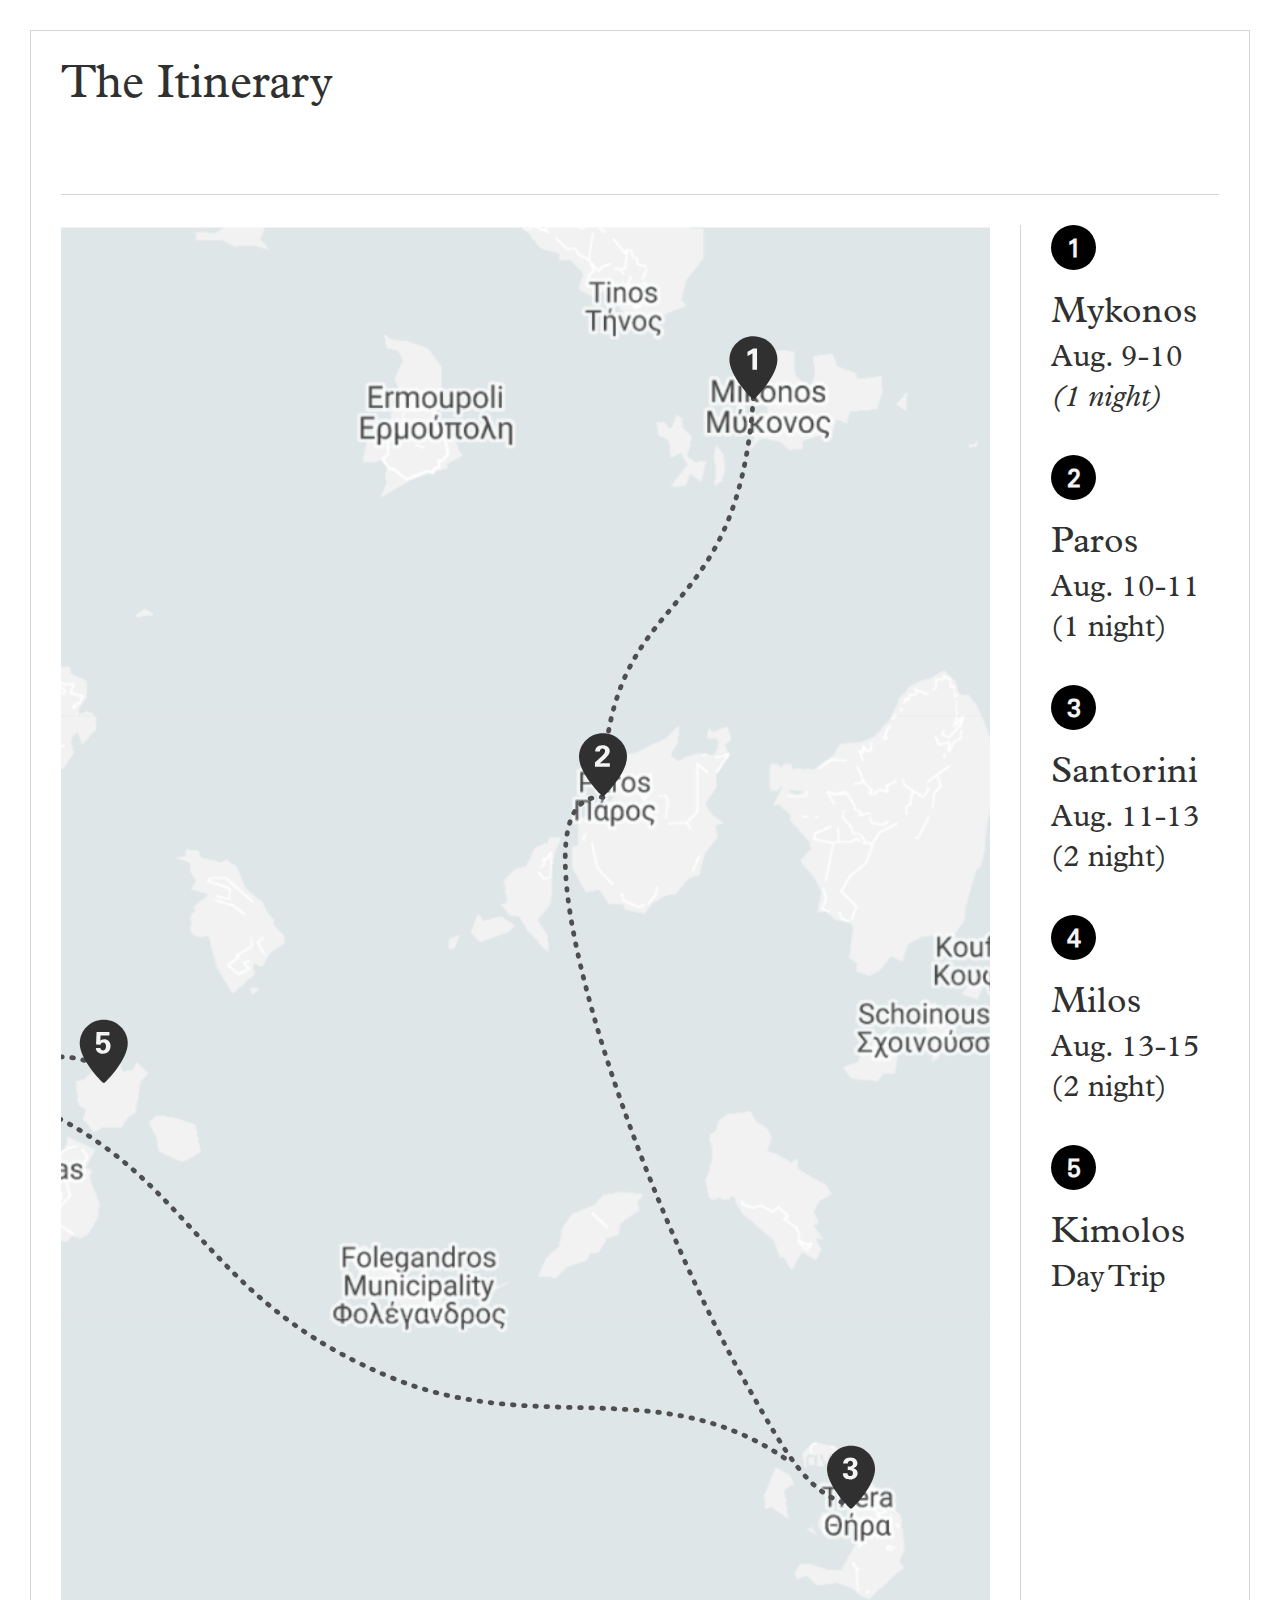
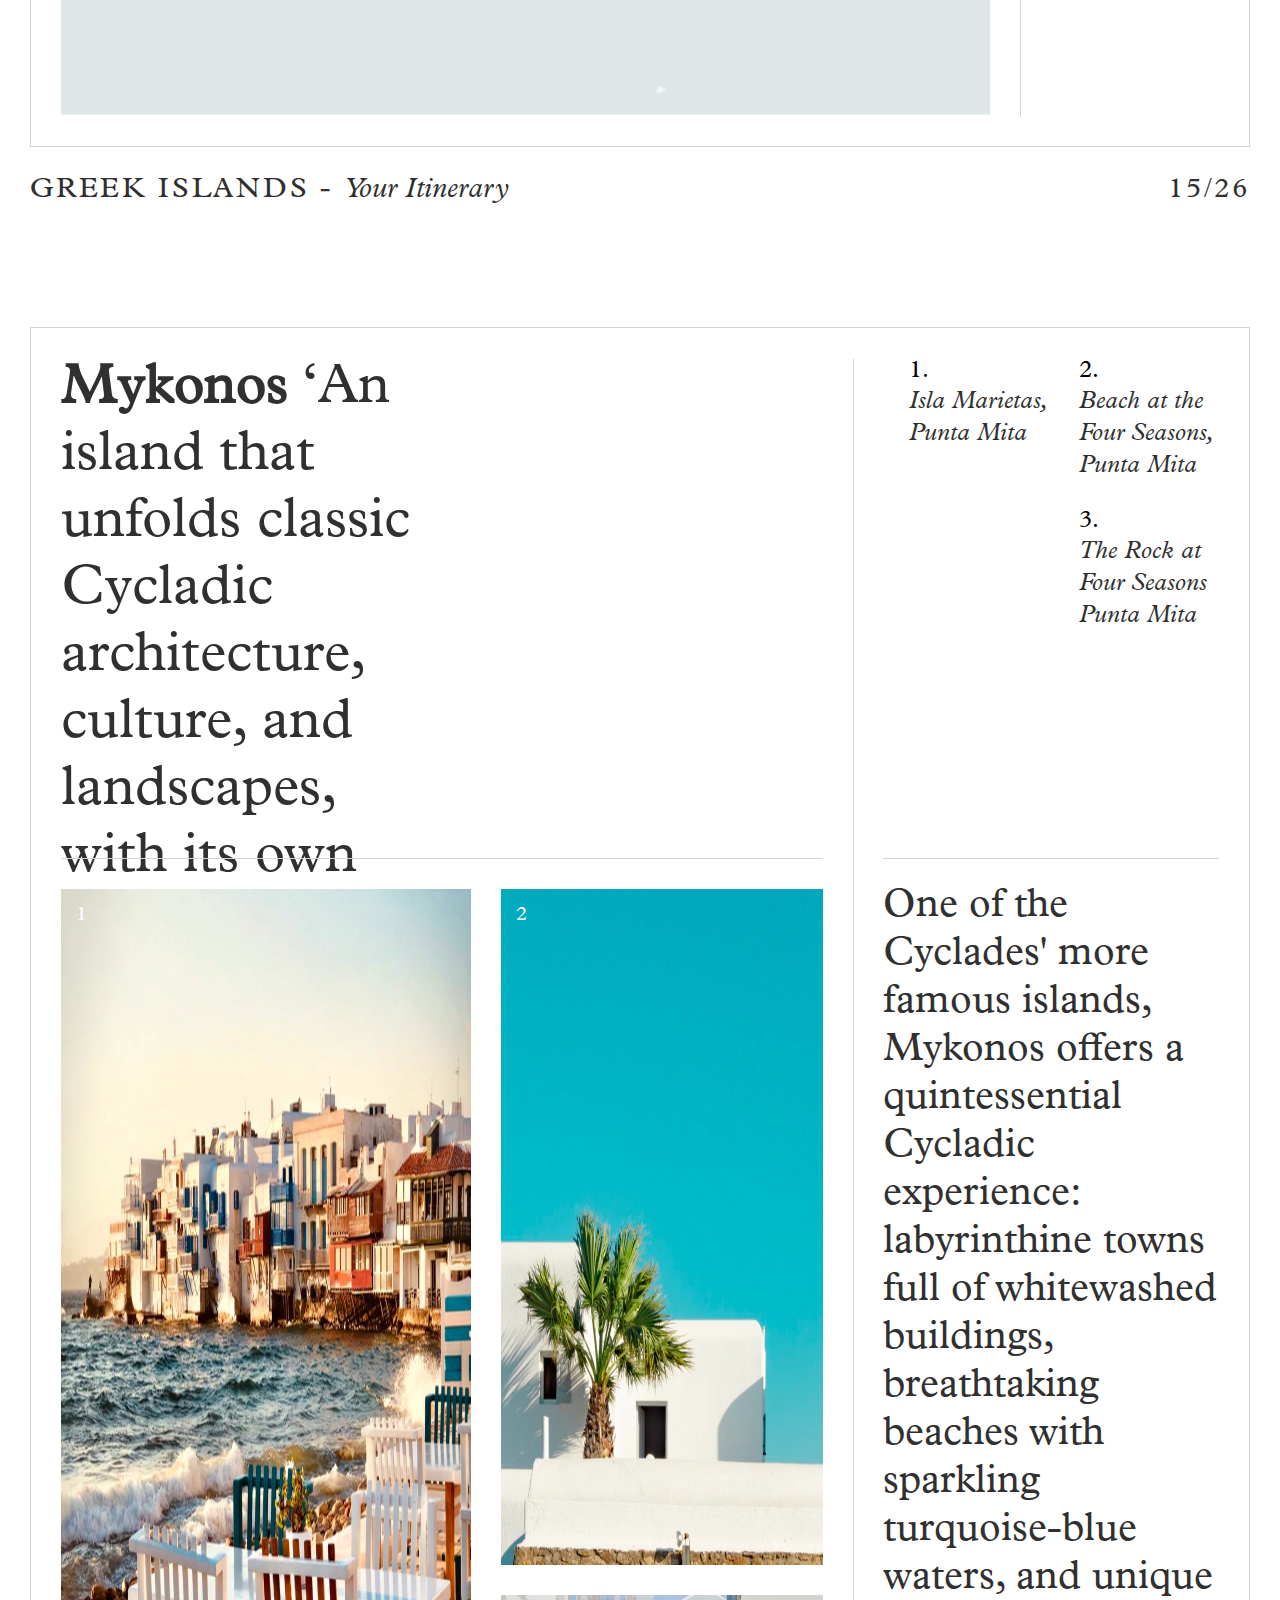
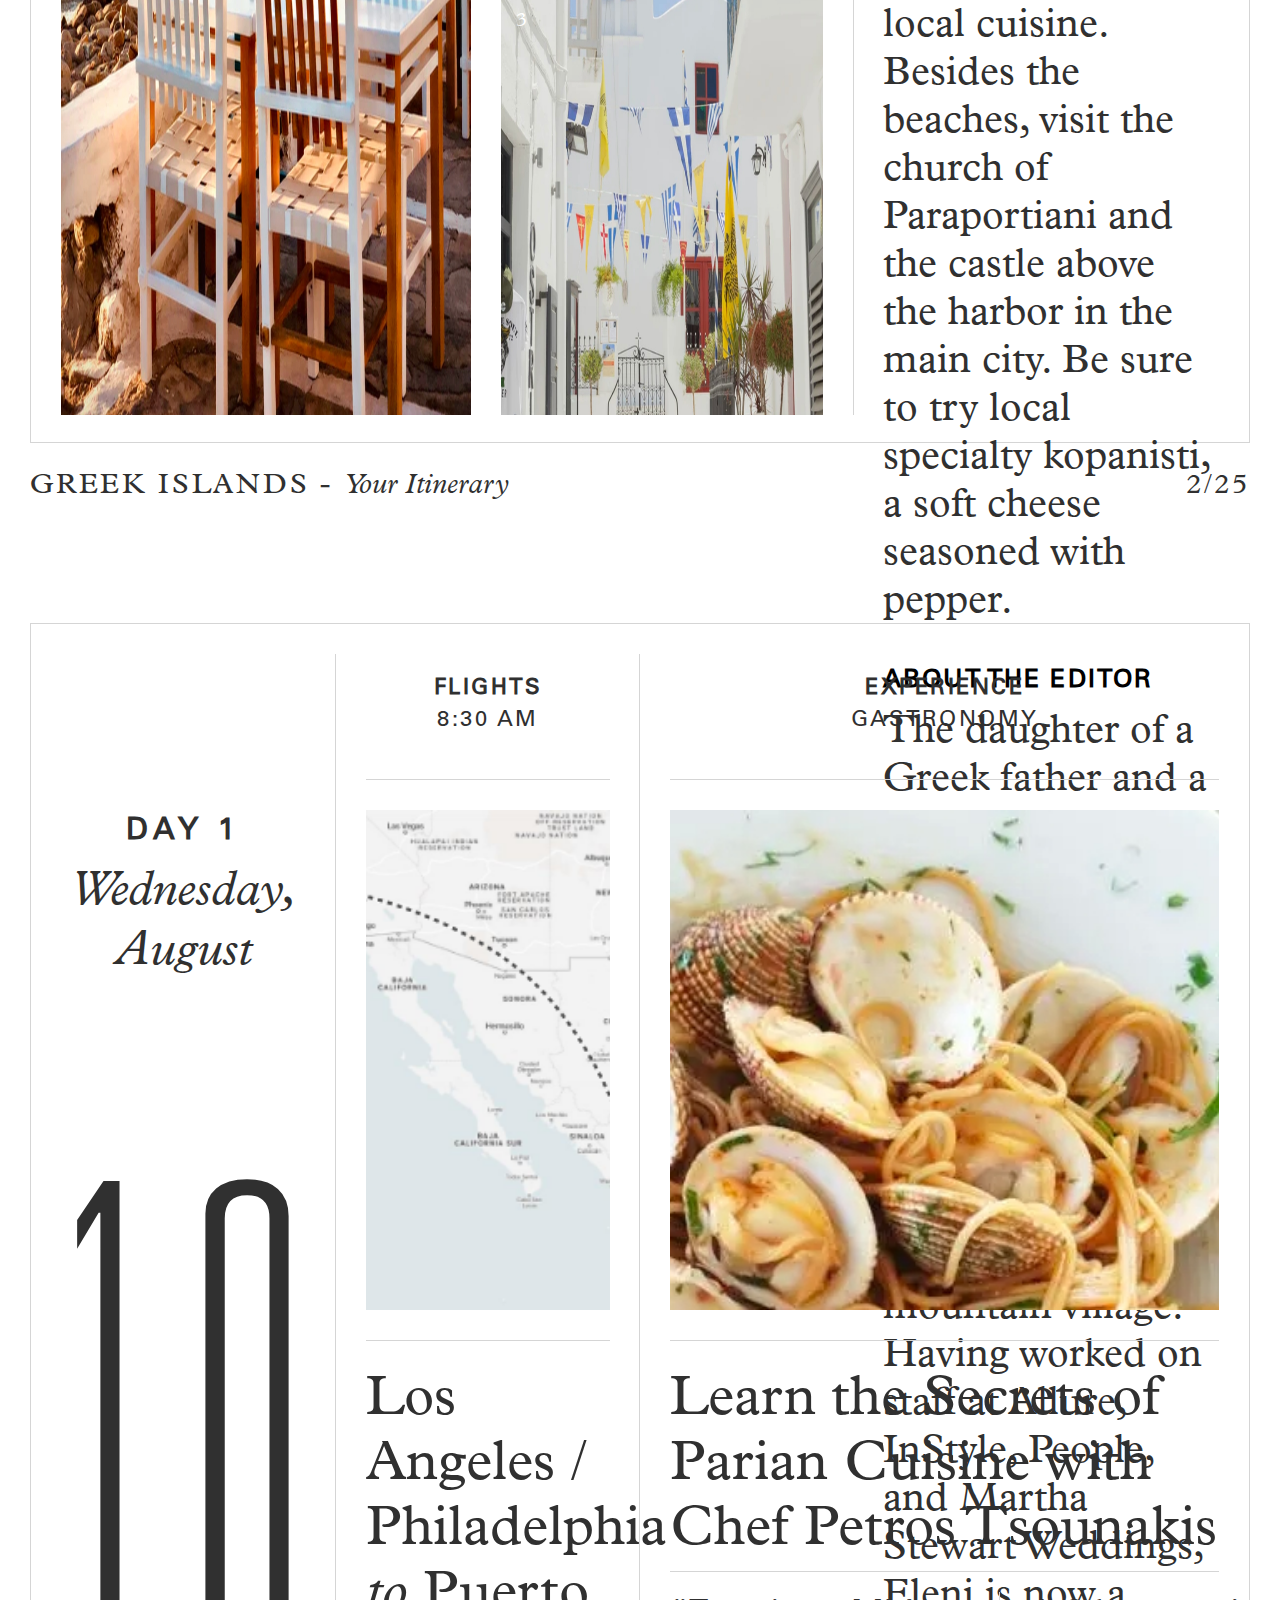
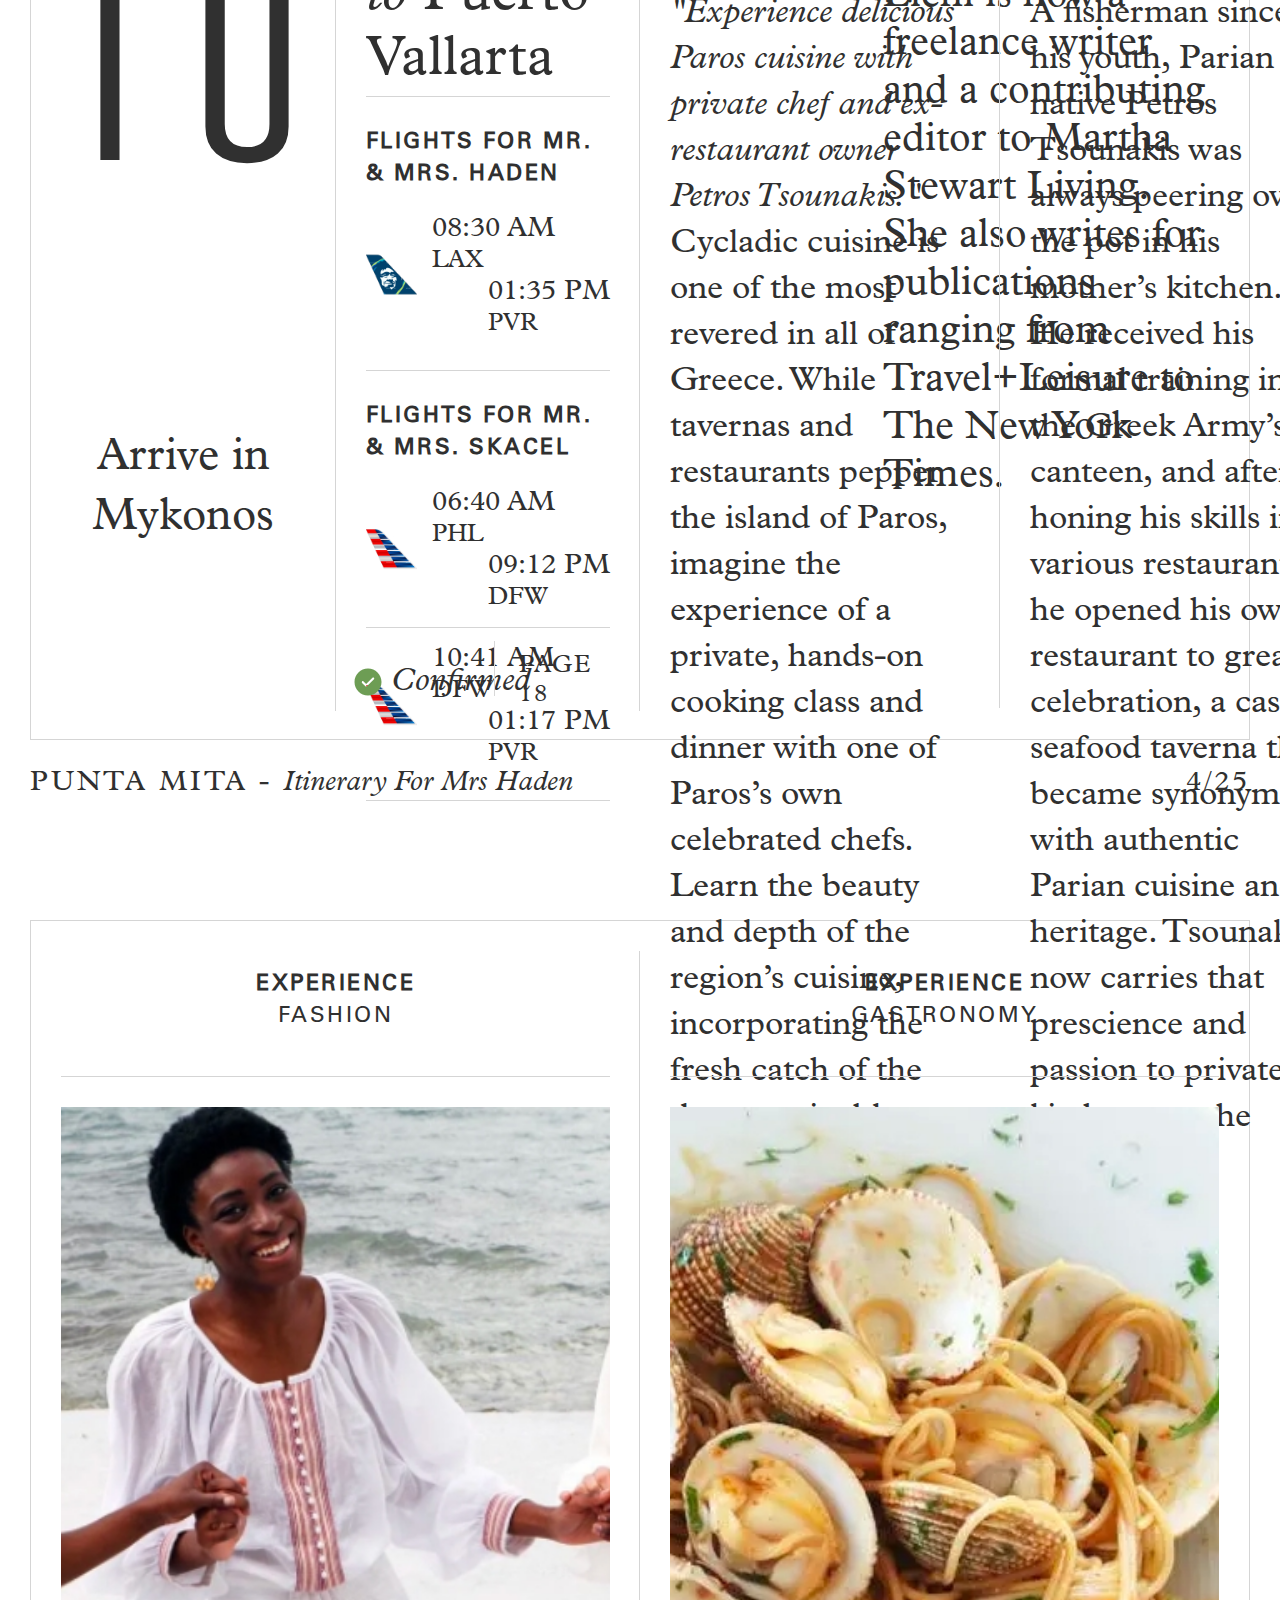
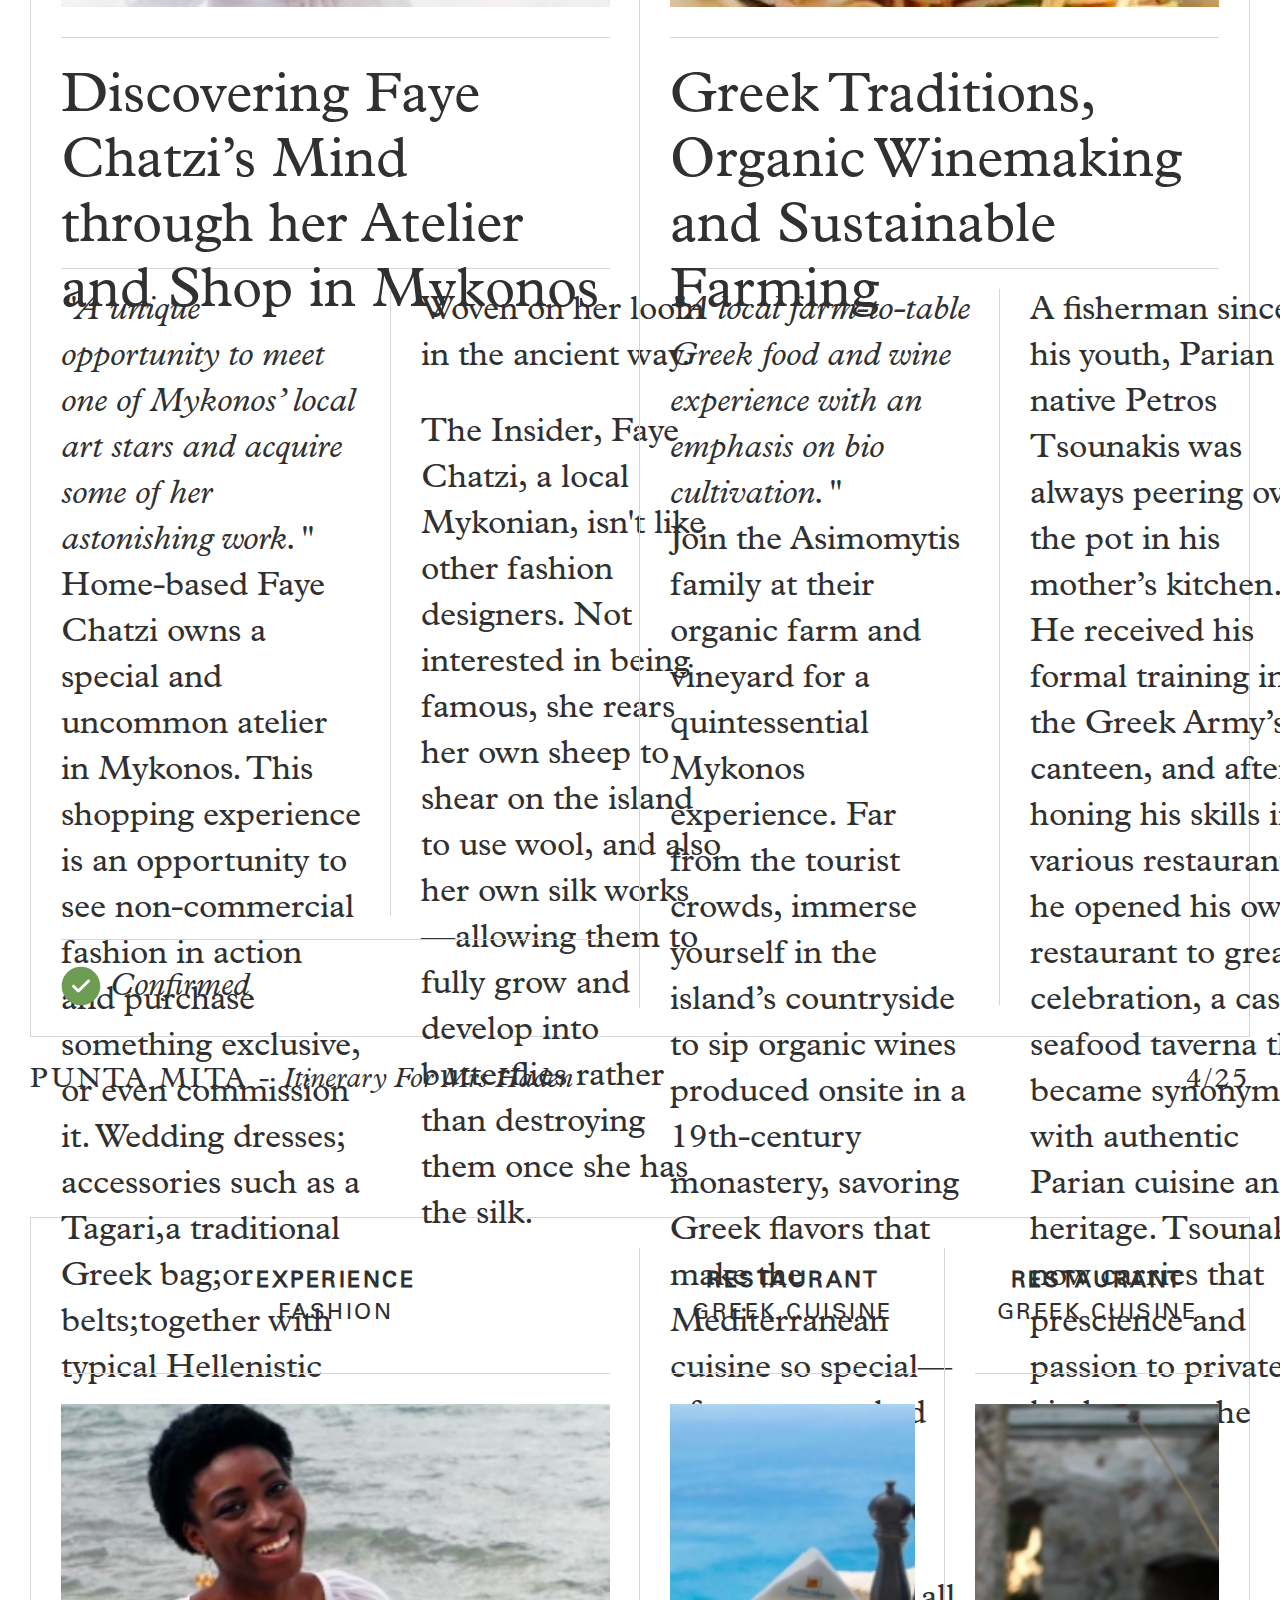
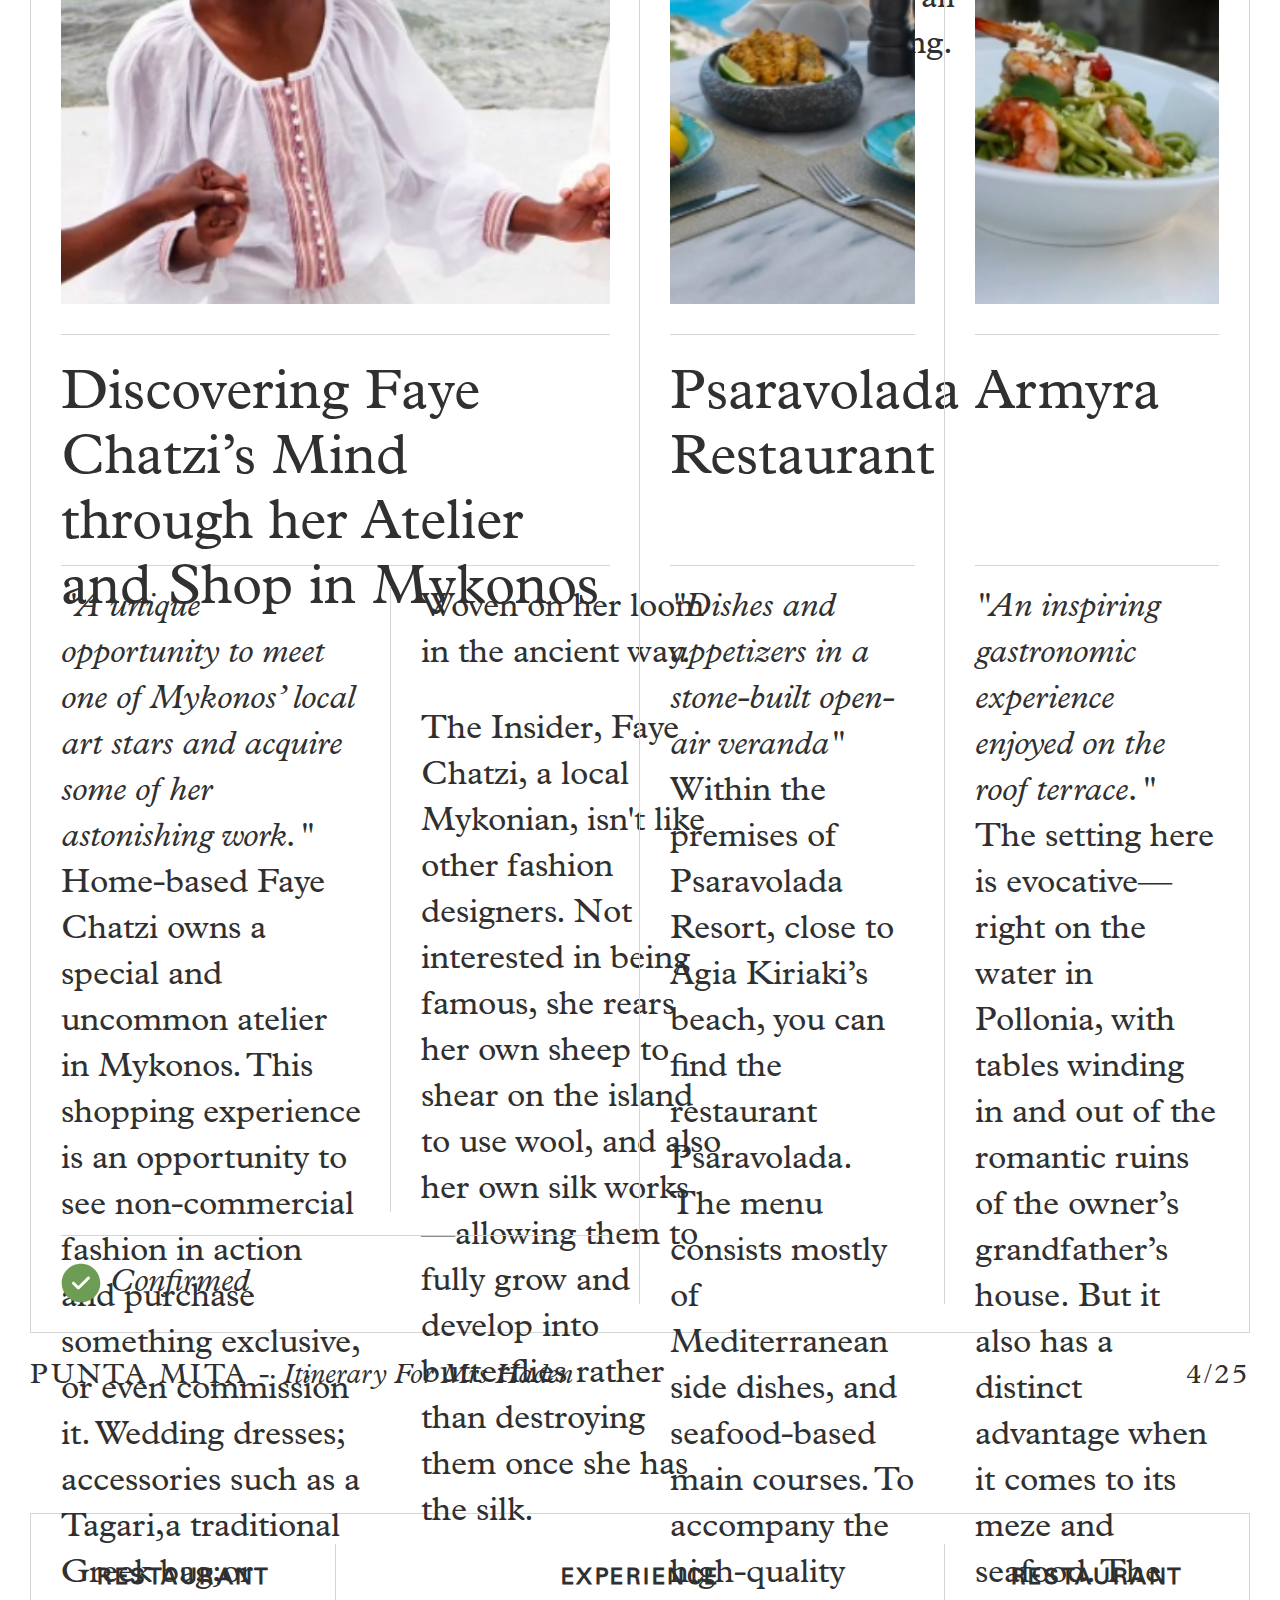
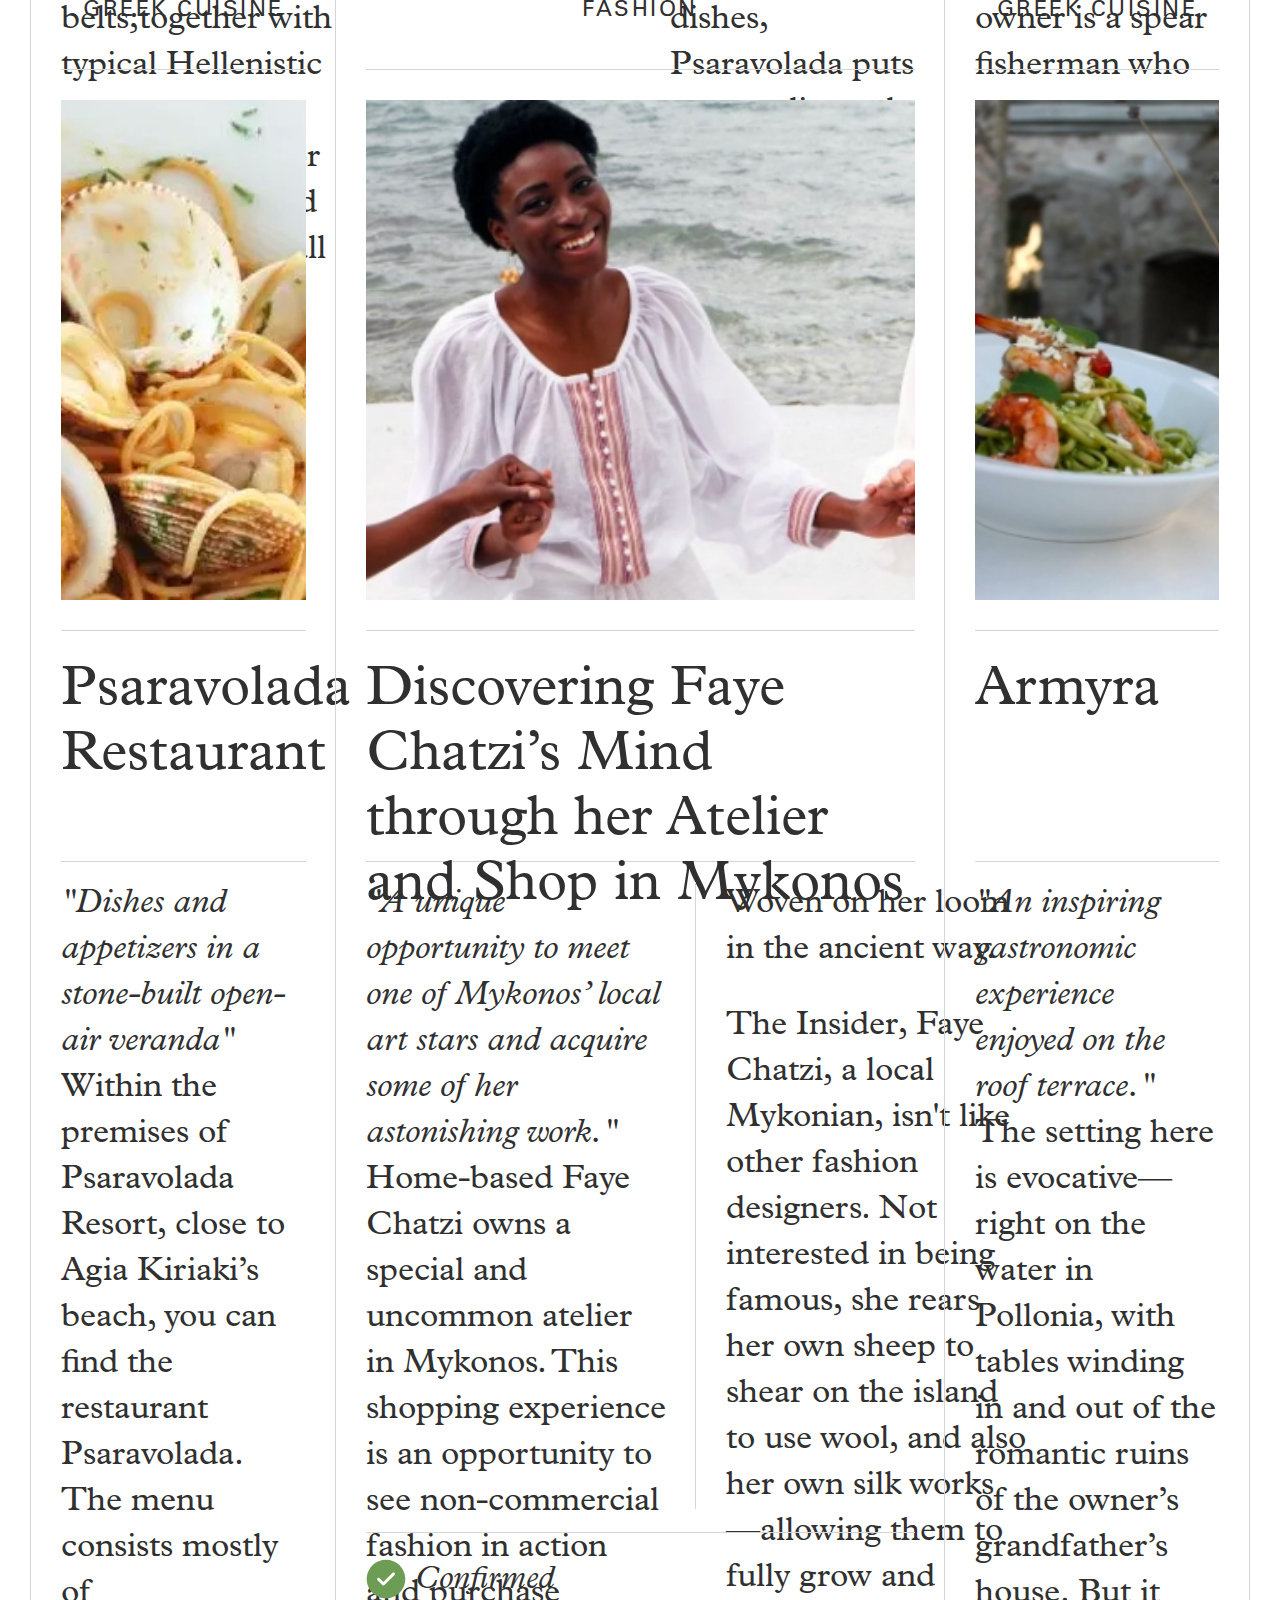
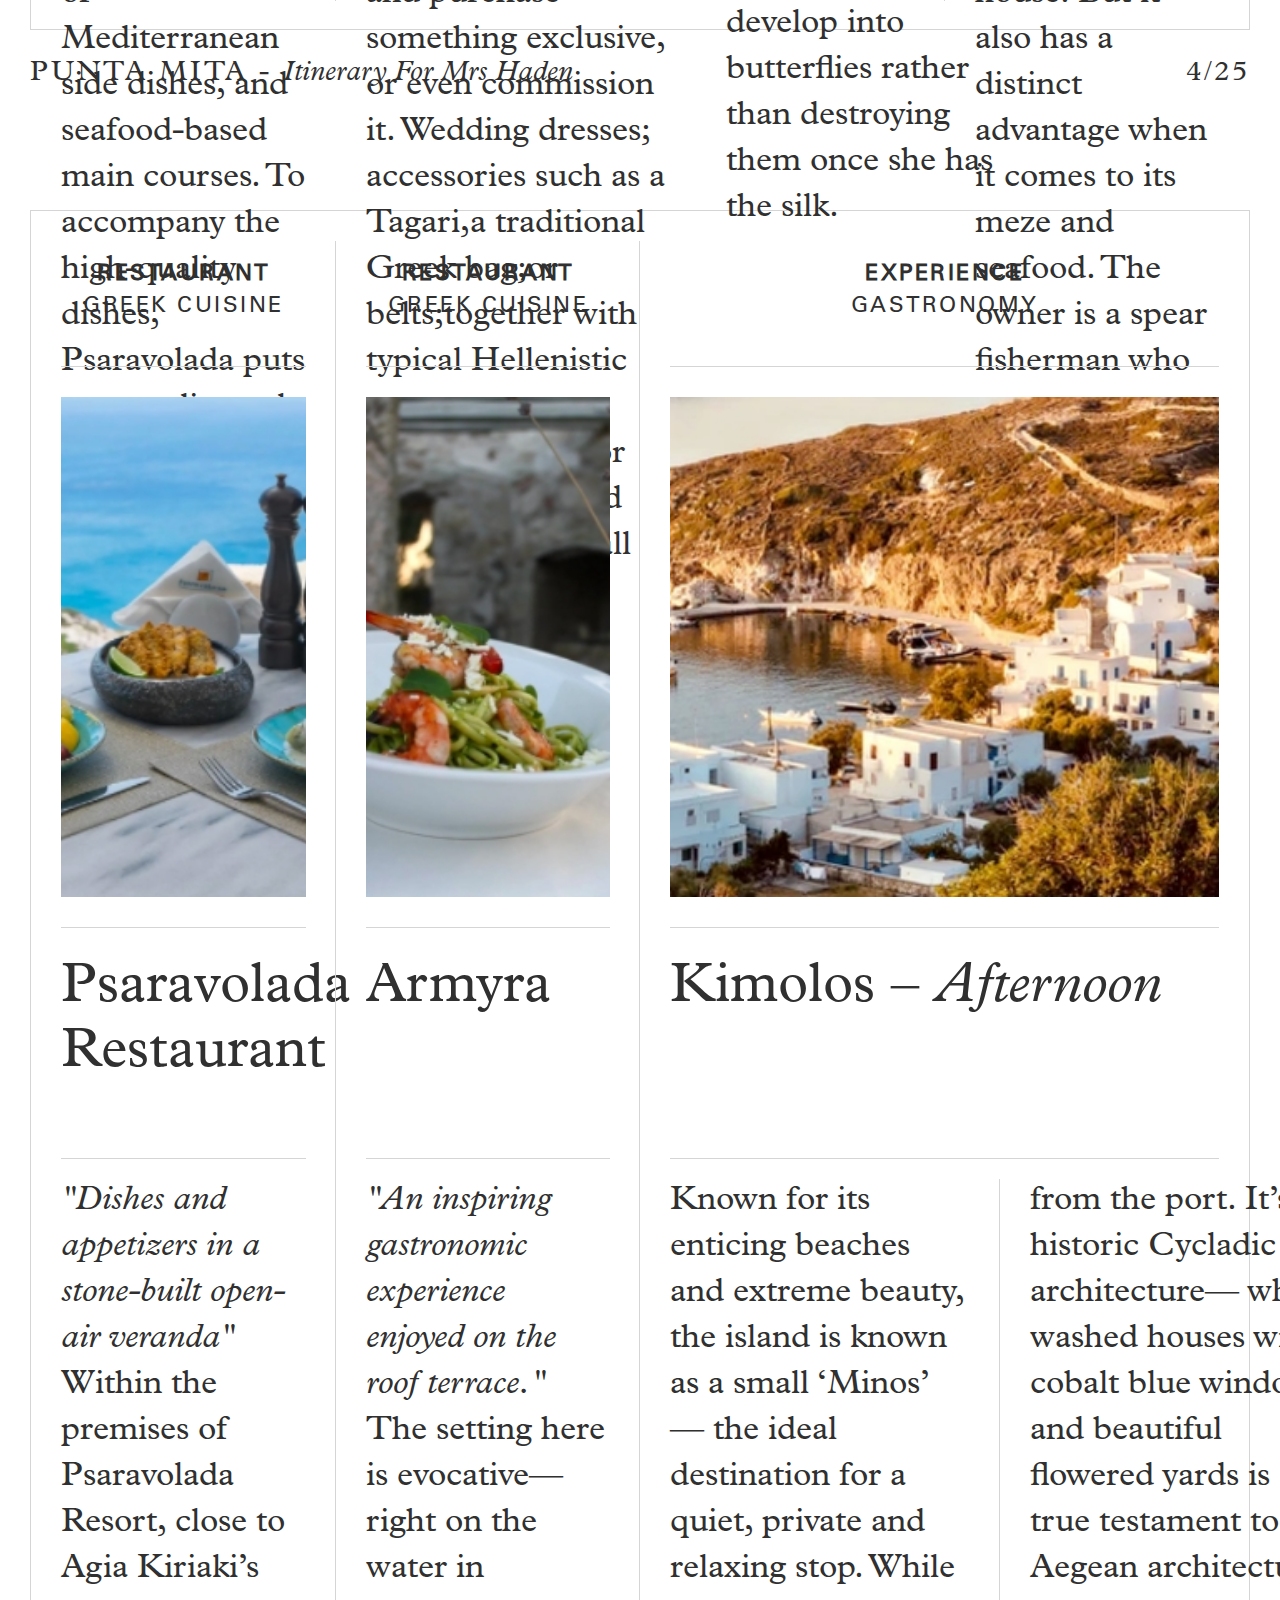
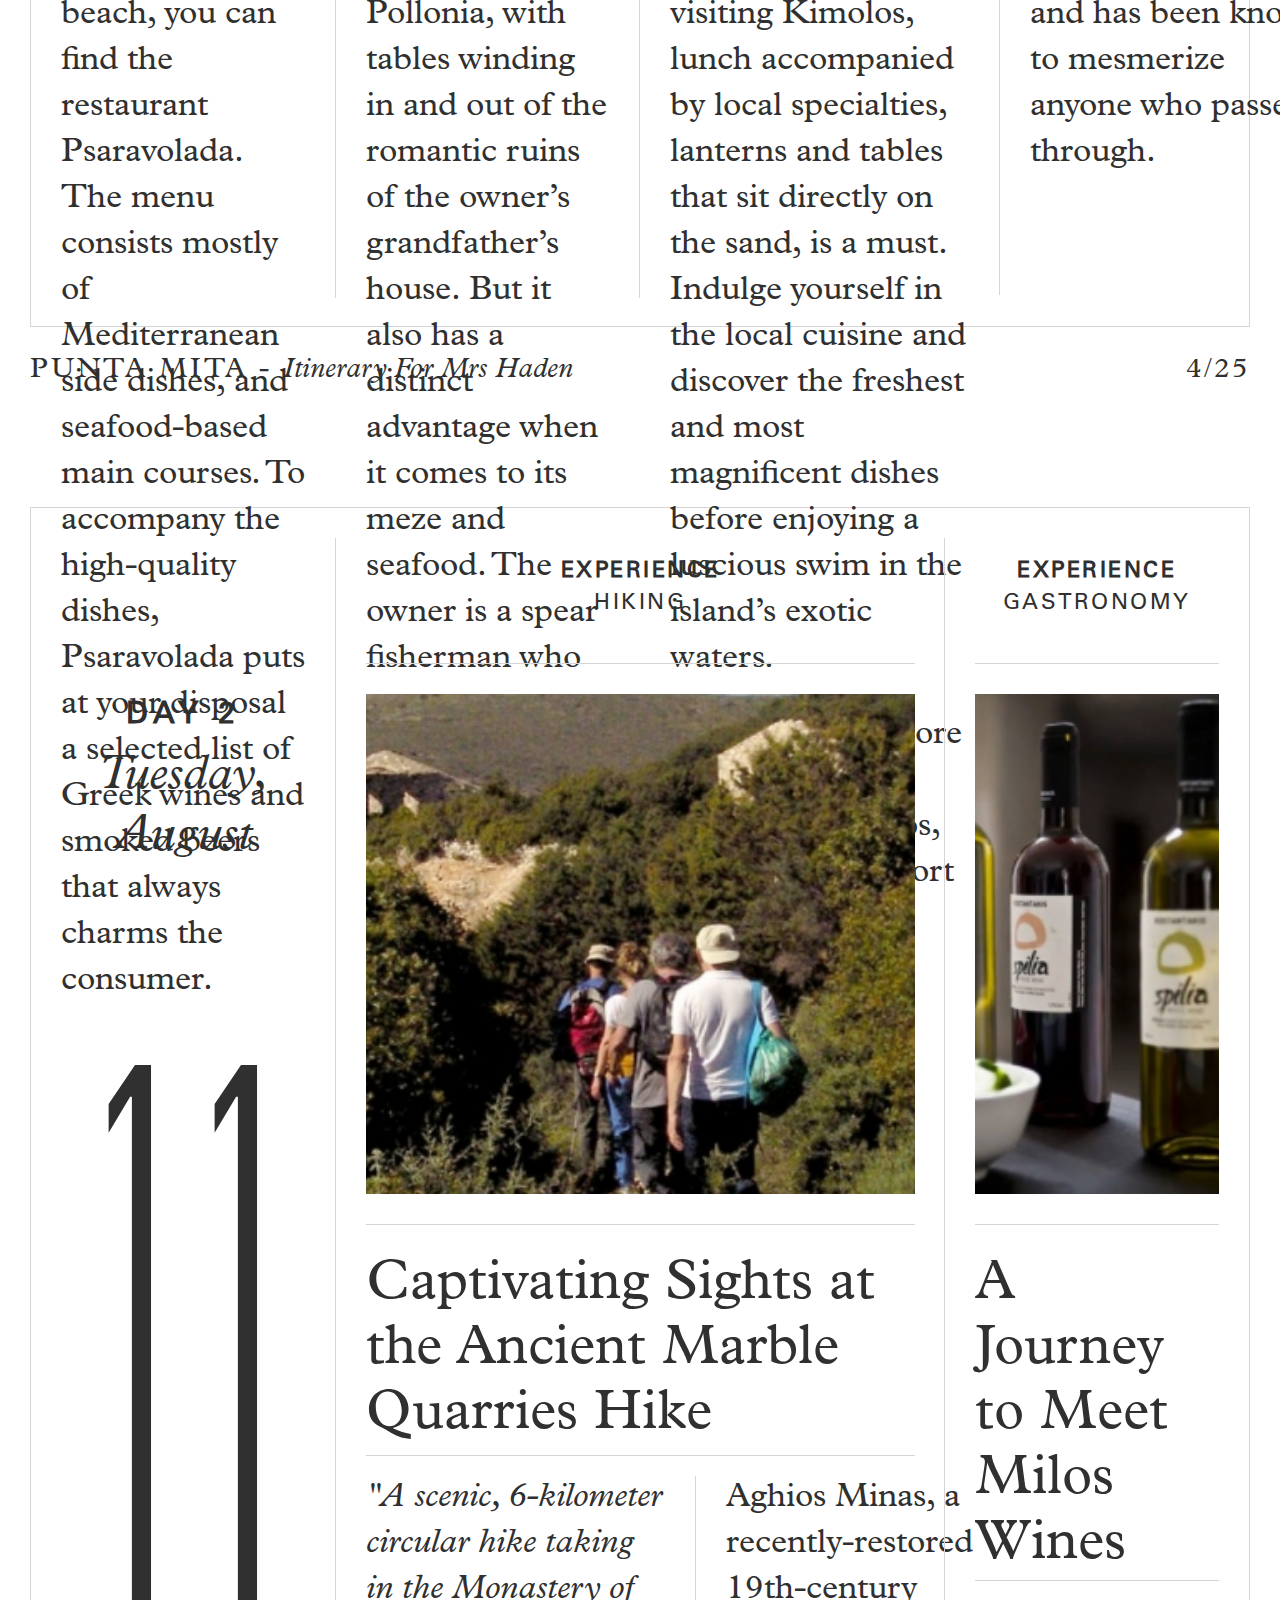
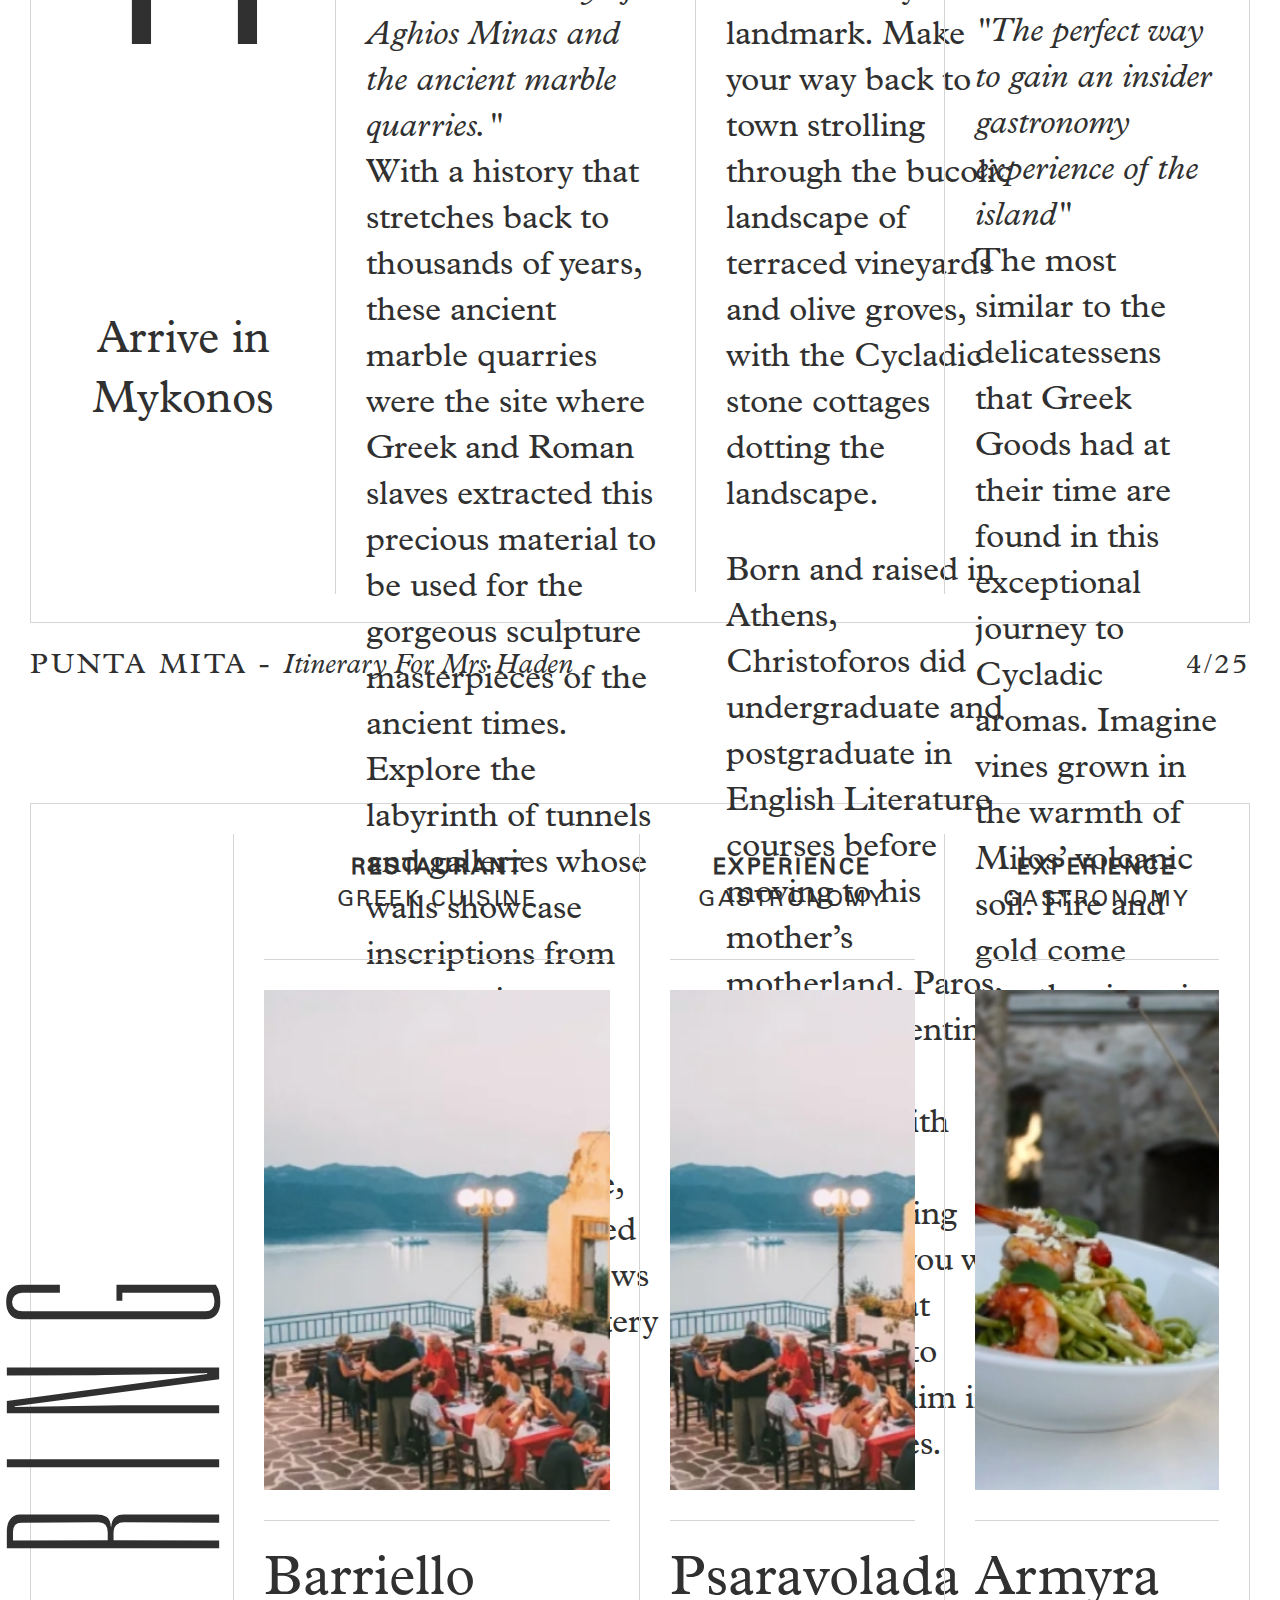
<file: new.html>
<!DOCTYPE html>
<html>
    <head>
        <meta name="viewport" content="width=device-width, initial-scale=1.0">
        <title>Project Title</title>
        <link rel="stylesheet" type="text/css" href="assets/css/style.css" />
    </head>
    <body>





        <!-- ################### 
        # Map View 2 page start # 
        #######################-->
        <div class="sec-padding">
            <div class="content-wrap c-height">
                <div class="grid">
                    <div class="col-12">
                        <div class="map-header">
                            <h2>The Itinerary</h2>
                        </div>
                    </div>
                    <div class="col-10">
                        <div class="map-full">
                            <img src="assets/img/map2.svg" alt="map" />
                        </div>
                    </div>
                    <div class="col-2">
                        <div class="map-addresses d-block">
                            <div class="map-address-single">
                                <span>1</span>
                                <p>Mykonos</p>
                                <p>Aug. 9-10 <i>(1 night)</i></p>
                            </div><!-- /. map-address-single -->
                            <div class="map-address-single">
                                <span>2</span>
                                <p>Paros</p>
                                <p>Aug. 10-11 (1 night)</p>
                            </div><!-- /. map-address-single -->
                            <div class="map-address-single">
                                <span>3</span>
                                <p>Santorini</p>
                                <p>Aug. 11-13 (2 night)</p>
                            </div><!-- /. map-address-single -->
                            <div class="map-address-single">
                                <span>4</span>
                                <p>Milos</p>
                                <p>Aug. 13-15 (2 night)</p>
                            </div><!-- /. map-address-single -->
                            <div class="map-address-single">
                                <span>5</span>
                                <p>Kimolos</p>
                                <p>Day Trip</p>
                            </div><!-- /. map-address-single -->
                        </div>
                    </div>

                </div><!-- /. intro-top -->
            </div>
            <div class="content-footer">
                <p>Greek Islands - <span>Your Itinerary</span></p>
                <p>15/26</p>
            </div>
        </div>
        <!-- ################### 
        # Map View page end # 
        #######################-->


        <div class="page_break"></div>

        <!-- ################### 
        2.2    # Intro sec start # 
        #######################-->
        <div class="sec-padding">
            <div class="content-wrap c-height">
                <div class="intro-top">
                    <div class="grid">
                        <div class="col-4">
                            <div class="intro-heading">
                                <h3><b>Mykonos</b> ‘An island that unfolds classic Cycladic architecture, culture, and landscapes, with its own distinct character.’</h3>
                                    <!-- &#833; -->
                                <p>By REBECCA HALL</p>
                            </div>
                        </div>
                        <div class="col-4">
                            
                        </div>
                        <div class="col-4">
                            <div class="intro-right-top">
                                <div class="intro-right-top-l">
                                    <div class="intro-right-top-single">
                                        <span>1.</span>
                                        <p>Isla Marietas, Punta Mita </p>
                                    </div>
                                </div>
                                <div class="intro-right-top-r">
                                    <div class="intro-right-top-single">
                                        <span>2.</span>
                                        <p>Beach at the Four Seasons, Punta Mita</p>
                                    </div>
                                    <div class="intro-right-top-single">
                                        <span>3.</span>
                                        <p>The Rock at Four Seasons Punta Mita</p>
                                    </div>
                                </div>
                            </div>
                        </div>
                    </div>
                </div><!-- /. intro-top -->

                <div class="intro-btm">
                    <div class="grid">
                        <div class="col-8">
                           <div class="intro-btm-wrap">
                                <div class="intro-btm-img">
                                    <img src="assets/img/11.jpg" alt="intro1" />
                                </div>
                                <div class="intro-btm-img">
                                    <div class="intro-btm-img2">
                                        <img src="assets/img/12.jpg" alt="intro1" />
                                    </div>
                                    <div class="intro-btm-img3">
                                        <img src="assets/img/13.jpg" alt="intro1" />
                                    </div>
                                </div>
                            </div> 
                        </div>

                        <div class="col-4">
                            <div class="intro-btm-right">
                                <p>One of the Cyclades' more famous islands, Mykonos offers a quintessential Cycladic experience: labyrinthine towns full of whitewashed buildings, breathtaking beaches with sparkling turquoise-blue waters, and unique local cuisine. Besides the beaches, visit the church of Paraportiani and the castle above the harbor in the main city. Be sure to try local specialty kopanisti, a soft cheese seasoned with pepper.</p>
                                <span>ABOUT THE EDITOR </span>
                                <p>The daughter of a Greek father and a Minnesotan mother, Eleni N. Gage is the author of the travel memoir North of Ithaka, about the year she spent palling around with assorted retirees in a Greek mountain village. Having worked on staff at Allure, InStyle, People, and Martha Stewart Weddings, Eleni is now a freelance writer and a contributing editor to Martha Stewart Living. She also writes for publications ranging from Travel+Leisure to The New York Times.</p>
                            </div>
                        </div>
                    </div>
                </div><!-- /. intro-top -->
            </div>
            <div class="content-footer">
                <p>Greek Islands - <span>Your Itinerary</span></p>
                <p>2/25</p>
            </div>
        </div>
        <!-- ################### 
            # Intro sec end # 
        #######################-->

        <div class="page_break"></div>

        <!-- ################### 
        4.2  # day-content start # 
        #######################-->
        <div class="sec-padding">
            <div class="content-wrap c-height">
                <div class="grid grid-column-gap-60 h-100 day-1 day-height-2">
                    <div class="col-3">
                        <div class="day-content-left border-right-after">
                            <div class="day-content-lt">
                                <p>Day 1</p>
                                <h4>Wednesday, August</h4>
                            </div>
                            <div class="day-content-lm">
                                <h2>10</h2>
                            </div>
                            <div class="day-content-lb">
                                <p>Arrive in<br>Mykonos</p>
                            </div>
                        </div>
                    </div>
                    <div class="col-3">
                        <div class="day-content-col border-right-after">
                            <div class="day-content-heading">
                                <p>FLIGHTS <span>8:30 AM</span></p>
                            </div>
                            <div class="day-content-map">
                                <img src="assets/img/m3.png" alt="map" />
                            </div>
                            <div class="day-content-map-heading">
                                <h2>Los Angeles / Philadelphia <br><span>to</span> Puerto Vallarta</h2>
                            </div>
                            <div class="flight-map-dir mb-30">
                                <h3>Flights for Mr. & Mrs. Haden </h3>
                                <div class="day-content-destination ">
                                    <div class="day-content-flag">
                                        <img src="assets/img/au.svg" />
                                    </div>
                                    <div class="day-content-duration">
                                        <div>
                                            <h3>08:30 AM</h3>
                                            <p>LAX</p>
                                        </div>
                                        <div>                                
                                            <img src="assets/img/dir.svg" alt="author" />
                                        </div>
                                        <div>
                                            <h3>01:35 PM</h3>
                                            <p>PVR</p>
                                        </div>
                                    </div>
                                </div>
                            </div>
                            <div class="flight-map-dir">
                                <h3>Flights for Mr. & Mrs. Skacel</h3>
                                <div class="day-content-destination border-b-none">
                                    <div class="day-content-flag">
                                        <img src="assets/img/au3.svg" />
                                    </div>
                                    <div class="day-content-duration">
                                        <div>
                                            <h3>06:40 AM</h3>
                                            <p>PHL</p>
                                        </div>
                                        <div>                                
                                            <img src="assets/img/dir.svg" alt="author" />
                                        </div>
                                        <div>
                                            <h3>09:12 PM</h3>
                                            <p>DFW</p>
                                        </div>
                                    </div>
                                </div>
                                <div class="day-content-destination ">
                                    <div class="day-content-flag">
                                        <img src="assets/img/au3.svg" />
                                    </div>
                                    <div class="day-content-duration">
                                        <div>
                                            <h3>10:41 AM</h3>
                                            <p>DFW</p>
                                        </div>
                                        <div>                                
                                            <img src="assets/img/dir.svg" alt="author" />
                                        </div>
                                        <div>
                                            <h3>01:17 PM</h3>
                                            <p>PVR</p>
                                        </div>
                                    </div>
                                </div>
                            </div>

                            <div class="hotel-content-lb">
                                <div class="">
                                    <img src="assets/img/check.svg" alt="checkbox">
                                    <span>Confirmed</span>
                                </div>
                                <div>
                                    <p>Page 18</p>
                                </div>
                            </div>
                        </div>
                    </div> <!-- day-content-single-col -->
                    <div class="col-6">
                        <div class="day-content-col">
                            <div class="day-content-heading">
                                <p>EXPERIENCE
                                    <span>Gastronomy</span></p>
                            </div>
                            <div class="day-content-map">
                                <img src="assets/img/food-plate.jpg" alt="map" />
                            </div>
                            <div class="day-content-map-heading mb-0">
                                <h2>Learn the Secrets of Parian Cuisine with Chef Petros Tsounakis</h2>
                            </div>
                            <div class="day-content">
                                <div class="grid grid-column-gap-60">
                                    <div class="col-6">
                                        <div class="border-right-after h-537-pt">
                                            <p><span>"Experience delicious Paros cuisine with private chef and ex-restaurant owner Petros Tsounakis."</span><br>
                                            Cycladic cuisine is one of the most revered in all of Greece. While tavernas and restaurants pepper the island of Paros, imagine the experience of a private, hands-on cooking class and dinner with one of Paros’s own celebrated chefs. Learn the beauty and depth of the region’s cuisine, incorporating the fresh catch of the day, sustainable farming methods, organic seasonal produce, and ancient recipes.</p>
                                        </div>
                                    </div>
                                    <div class="col-6">
                                        <div class="">
                                            <p>A fisherman since his youth, Parian native Petros Tsounakis was always peering over the pot in his mother’s kitchen. He received his formal training in the Greek Army’s canteen, and after honing his skills in various restaurants, he opened his own restaurant to great celebration, a casual seafood taverna that became synonymous with authentic Parian cuisine and heritage. Tsounakis now carries that prescience and passion to private kitchens on the island.</p>
                                        </div>
                                    </div>
                                </div>
                            </div>
                        </div>
                    </div> <!-- day-content-single-col -->

                </div><!-- /. intro-top -->
            </div>
            <div class="content-footer">
                <p>PUNTA MITA - <span>Itinerary for Mrs Haden</span></p>
                <p>4/25</p>
            </div>
        </div>
        <!-- ################### 
        4.2  # day-content End # 
        #######################-->

        <div class="page_break"></div>

        <!-- ################### 
        4.3  # day-content start # 
        #######################-->
        <div class="sec-padding">
            <div class="content-wrap c-height">
                <div class="grid grid-column-gap-60 h-100 ">

                    <div class="col-6 border-right-after">
                        <div class="day-content-col">
                            <div class="day-content-heading">
                                <p>Experience
                                    <span>Fashion</span></p>
                            </div>
                            <div class="day-content-map">
                                <img src="assets/img/limg1.jpg" alt="map" />
                            </div>
                            <div class="day-content-map-heading day-cmh-height mb-0 ">
                                <h2>Discovering Faye Chatzi’s Mind through her Atelier and Shop in Mykonos</h2>
                            </div>
                            <div class="day-content">
                                <div class="grid grid-column-gap-60">
                                    <div class="col-6">
                                        <div class="border-right-after h-458-pt">
                                            <p><span>"A unique opportunity to meet one of Mykonos’ local art stars and acquire some of her astonishing work."</span><br>
                                            Home-based Faye Chatzi owns a special and uncommon atelier in Mykonos. This shopping experience is an opportunity to see non-commercial fashion in action and purchase something exclusive, or even commission it. Wedding dresses; accessories such as a Tagari,a traditional Greek bag;or belts;together with typical Hellenistic costumes commissioned for Museums around the country are all </p>
                                        </div>
                                        <div class="hotel-content-lb single-confirmed">
                                            <div>
                                                <img src="assets/img/check.svg" alt="checkbox">
                                                <span>Confirmed</span>
                                            </div>
                                        </div>
                                    </div>
                                    <div class="col-6">
                                        <div class="">
                                            <p class="mb-30">Woven on her loom in the ancient way.</p>
                                            <p>The Insider, Faye Chatzi, a local Mykonian, isn't like other fashion designers. Not interested in being famous, she rears her own sheep to shear on the island to use wool, and also her own silk works—allowing them to fully grow and develop into butterflies rather than destroying them once she has the silk.</p>
                                        </div>
                                    </div>
                                </div>
                            </div>
                        </div>
                    </div> <!-- day-content-single-col -->
                    <div class="col-6">
                        <div class="day-content-col">
                            <div class="day-content-heading">
                                <p>EXPERIENCE
                                    <span>GASTRONOMY</span></p>
                            </div>
                            <div class="day-content-map">
                                <img src="assets/img/food-plate.jpg" alt="map" />
                            </div>
                            <div class="day-content-map-heading day-cmh-height mb-0">
                                <h2>Greek Traditions, Organic Winemaking and Sustainable Farming</h2>
                            </div>
                            <div class="day-content">
                                <div class="grid grid-column-gap-60">
                                    <div class="col-6">
                                        <div class="border-right-after h-537-pt">
                                            <p><span>"A local farm-to-table Greek food and wine experience with an emphasis on bio cultivation."</span><br>
                                            Join the Asimomytis family at their organic farm and vineyard for a quintessential Mykonos experience. Far from the tourist crowds, immerse yourself in the island’s countryside to sip organic wines produced onsite in a 19th-century monastery, savoring Greek flavors that make the Mediterranean cuisine so special—of course, cooked with the freshest produce—, and meet the farm’s friendly animals, all in a bucolic setting.</p>
                                        </div>
                                    </div>
                                    <div class="col-6">
                                        <div class="">
                                            <p>A fisherman since his youth, Parian native Petros Tsounakis was always peering over the pot in his mother’s kitchen. He received his formal training in the Greek Army’s canteen, and after honing his skills in various restaurants, he opened his own restaurant to great celebration, a casual seafood taverna that became synonymous with authentic Parian cuisine and heritage. Tsounakis now carries that prescience and passion to private kitchens on the island.</p>
                                        </div>
                                    </div>
                                </div>
                            </div>
                        </div>
                    </div> <!-- day-content-single-col -->

                </div><!-- /. intro-top -->
            </div>
            <div class="content-footer">
                <p>PUNTA MITA - <span>Itinerary for Mrs Haden</span></p>
                <p>4/25</p>
            </div>
        </div>
        <!-- ################### 
        4.3  # day-content End # 
        #######################-->

        <div class="page_break"></div>

        <!-- ################### 
        4.4  # day-content start # 
        #######################-->
        <div class="sec-padding">
            <div class="content-wrap c-height">
                <div class="grid grid-column-gap-60 h-100 ">

                    <div class="col-6 border-right-after">
                        <div class="day-content-col">
                            <div class="day-content-heading">
                                <p>Experience
                                    <span>Fashion</span></p>
                            </div>
                            <div class="day-content-map">
                                <img src="assets/img/limg1.jpg" alt="map" />
                            </div>
                            <div class="day-content-map-heading day-cmh-height mb-0 ">
                                <h2>Discovering Faye Chatzi’s Mind through her Atelier and Shop in Mykonos</h2>
                            </div>
                            <div class="day-content">
                                <div class="grid grid-column-gap-60">
                                    <div class="col-6">
                                        <div class="border-right-after h-458-pt">
                                            <p><span>"A unique opportunity to meet one of Mykonos’ local art stars and acquire some of her astonishing work."</span><br>
                                            Home-based Faye Chatzi owns a special and uncommon atelier in Mykonos. This shopping experience is an opportunity to see non-commercial fashion in action and purchase something exclusive, or even commission it. Wedding dresses; accessories such as a Tagari,a traditional Greek bag;or belts;together with typical Hellenistic costumes commissioned for Museums around the country are all </p>
                                        </div>
                                        <div class="hotel-content-lb single-confirmed">
                                            <div>
                                                <img src="assets/img/check.svg" alt="checkbox">
                                                <span>Confirmed</span>
                                            </div>
                                        </div>
                                    </div>
                                    <div class="col-6">
                                        <div class="">
                                            <p class="mb-30">Woven on her loom in the ancient way.</p>
                                            <p>The Insider, Faye Chatzi, a local Mykonian, isn't like other fashion designers. Not interested in being famous, she rears her own sheep to shear on the island to use wool, and also her own silk works—allowing them to fully grow and develop into butterflies rather than destroying them once she has the silk.</p>
                                        </div>
                                    </div>
                                </div>
                            </div>
                        </div>
                    </div> <!-- day-content-single-col -->
                    <div class="col-3 border-right-after">
                        <div class="day-content-col">
                            <div class="day-content-heading">
                                <p>RESTAURANT
                                    <span>GREEK CUISINE</span></p>
                            </div>
                            <div class="day-content-map">
                                <img src="assets/img/fmd1.jpg" alt="map" />
                            </div>
                            <div class="day-content-map-heading day-cmh-height mb-0 ">
                                <h2>Psaravolada Restaurant</h2>
                            </div>
                            <div class="day-content">
                                <p>
                                    <span>"Dishes and appetizers in a stone-built open-air veranda"</span><br>
                                    Within the premises of Psaravolada Resort, close to Agia Kiriaki’s beach, you can find the restaurant Psaravolada. The menu consists mostly of Mediterranean side dishes, and seafood-based main courses. To accompany the high-quality dishes, Psaravolada puts at your disposal a selected list of Greek wines and smoked beers that always charms the consumer.
                                </p>
                            </div>
                        </div>
                    </div> <!-- day-content-single-col -->
                    <div class="col-3">
                        <div class="day-content-col">
                            <div class="day-content-heading">
                                <p>RESTAURANT
                                    <span>GREEK CUISINE</span></p>
                            </div>
                            <div class="day-content-map">
                                <img src="assets/img/fmd2.jpg" alt="map" />
                            </div>
                            <div class="day-content-map-heading day-cmh-height mb-0 ">
                                <h2>Armyra</h2>
                            </div>
                            <div class="day-content">
                                <p>
                                    <span>"An inspiring gastronomic experience enjoyed on the roof terrace."</span><br>
                                    The setting here is evocative—right on the water in Pollonia, with tables winding in and out of the romantic ruins of the owner’s grandfather’s house. But it also has a distinct advantage when it comes to its meze and seafood. The owner is a spear fisherman who ventures out hunting daily, which makes their catch of the day incomparably fresh. The sophisticated wine list is an added bonus.
                                </p>
                            </div>
                        </div>
                    </div> <!-- day-content-single-col -->
                </div><!-- /. intro-top -->
            </div>
            <div class="content-footer">
                <p>PUNTA MITA - <span>Itinerary for Mrs Haden</span></p>
                <p>4/25</p>
            </div>
        </div>
        <!-- ################### 
        4.4  # day-content End # 
        #######################-->

        <div class="page_break"></div>

        <!-- ################### 
        4.5  # day-content start # 
        #######################-->
        <div class="sec-padding">
            <div class="content-wrap c-height">
                <div class="grid grid-column-gap-60 h-100 ">

                    <div class="col-3 border-right-after">
                        <div class="day-content-col">
                            <div class="day-content-heading">
                                <p>RESTAURANT
                                    <span>GREEK CUISINE</span></p>
                            </div>
                            <div class="day-content-map">
                                <img src="assets/img/food-plate.jpg" alt="map" />
                            </div>
                            <div class="day-content-map-heading day-cmh-height mb-0 ">
                                <h2>Psaravolada Restaurant</h2>
                            </div>
                            <div class="day-content">
                                <p>
                                    <span>"Dishes and appetizers in a stone-built open-air veranda"</span><br>
                                    Within the premises of Psaravolada Resort, close to Agia Kiriaki’s beach, you can find the restaurant Psaravolada. The menu consists mostly of Mediterranean side dishes, and seafood-based main courses. To accompany the high-quality dishes, Psaravolada puts at your disposal a selected list of Greek wines and smoked beers that always charms the consumer.
                                </p>
                            </div>
                        </div>
                    </div> <!-- day-content-single-col -->
                    <div class="col-6 border-right-after">
                        <div class="day-content-col">
                            <div class="day-content-heading">
                                <p>Experience
                                    <span>Fashion</span></p>
                            </div>
                            <div class="day-content-map">
                                <img src="assets/img/limg1.jpg" alt="map" />
                            </div>
                            <div class="day-content-map-heading day-cmh-height mb-0 ">
                                <h2>Discovering Faye Chatzi’s Mind through her Atelier and Shop in Mykonos</h2>
                            </div>
                            <div class="day-content">
                                <div class="grid grid-column-gap-60">
                                    <div class="col-6">
                                        <div class="border-right-after h-458-pt">
                                            <p><span>"A unique opportunity to meet one of Mykonos’ local art stars and acquire some of her astonishing work."</span><br>
                                            Home-based Faye Chatzi owns a special and uncommon atelier in Mykonos. This shopping experience is an opportunity to see non-commercial fashion in action and purchase something exclusive, or even commission it. Wedding dresses; accessories such as a Tagari,a traditional Greek bag;or belts;together with typical Hellenistic costumes commissioned for Museums around the country are all </p>
                                        </div>
                                        <div class="hotel-content-lb single-confirmed">
                                            <div>
                                                <img src="assets/img/check.svg" alt="checkbox">
                                                <span>Confirmed</span>
                                            </div>
                                        </div>
                                    </div>
                                    <div class="col-6">
                                        <div class="">
                                            <p class="mb-30">Woven on her loom in the ancient way.</p>
                                            <p>The Insider, Faye Chatzi, a local Mykonian, isn't like other fashion designers. Not interested in being famous, she rears her own sheep to shear on the island to use wool, and also her own silk works—allowing them to fully grow and develop into butterflies rather than destroying them once she has the silk.</p>
                                        </div>
                                    </div>
                                </div>
                            </div>
                        </div>
                    </div> <!-- day-content-single-col -->
                    <div class="col-3">
                        <div class="day-content-col">
                            <div class="day-content-heading">
                                <p>RESTAURANT
                                    <span>GREEK CUISINE</span></p>
                            </div>
                            <div class="day-content-map">
                                <img src="assets/img/fmd2.jpg" alt="map" />
                            </div>
                            <div class="day-content-map-heading day-cmh-height mb-0 ">
                                <h2>Armyra</h2>
                            </div>
                            <div class="day-content">
                                <p>
                                    <span>"An inspiring gastronomic experience enjoyed on the roof terrace."</span><br>
                                    The setting here is evocative—right on the water in Pollonia, with tables winding in and out of the romantic ruins of the owner’s grandfather’s house. But it also has a distinct advantage when it comes to its meze and seafood. The owner is a spear fisherman who ventures out hunting daily, which makes their catch of the day incomparably fresh. The sophisticated wine list is an added bonus.
                                </p>
                            </div>
                        </div>
                    </div> <!-- day-content-single-col -->

                </div><!-- /. intro-top -->
            </div>
            <div class="content-footer">
                <p>PUNTA MITA - <span>Itinerary for Mrs Haden</span></p>
                <p>4/25</p>
            </div>
        </div>
        <!-- ################### 
        4.5  # day-content End # 
        #######################-->

        <div class="page_break"></div>

        <!-- ################### 
        4.4  # day-content start # 
        #######################-->
        <div class="sec-padding">
            <div class="content-wrap c-height">
                <div class="grid grid-column-gap-60 h-100 ">

                    <div class="col-3 border-right-after">
                        <div class="day-content-col">
                            <div class="day-content-heading">
                                <p>RESTAURANT
                                    <span>GREEK CUISINE</span></p>
                            </div>
                            <div class="day-content-map">
                                <img src="assets/img/fmd1.jpg" alt="map" />
                            </div>
                            <div class="day-content-map-heading day-cmh-height mb-0 ">
                                <h2>Psaravolada Restaurant</h2>
                            </div>
                            <div class="day-content">
                                <p>
                                    <span>"Dishes and appetizers in a stone-built open-air veranda"</span><br>
                                    Within the premises of Psaravolada Resort, close to Agia Kiriaki’s beach, you can find the restaurant Psaravolada. The menu consists mostly of Mediterranean side dishes, and seafood-based main courses. To accompany the high-quality dishes, Psaravolada puts at your disposal a selected list of Greek wines and smoked beers that always charms the consumer.
                                </p>
                            </div>
                        </div>
                    </div> <!-- day-content-single-col -->
                    <div class="col-3 border-right-after">
                        <div class="day-content-col">
                            <div class="day-content-heading">
                                <p>RESTAURANT
                                    <span>GREEK CUISINE</span></p>
                            </div>
                            <div class="day-content-map">
                                <img src="assets/img/fmd2.jpg" alt="map" />
                            </div>
                            <div class="day-content-map-heading day-cmh-height mb-0 ">
                                <h2>Armyra</h2>
                            </div>
                            <div class="day-content">
                                <p>
                                    <span>"An inspiring gastronomic experience enjoyed on the roof terrace."</span><br>
                                    The setting here is evocative—right on the water in Pollonia, with tables winding in and out of the romantic ruins of the owner’s grandfather’s house. But it also has a distinct advantage when it comes to its meze and seafood. The owner is a spear fisherman who ventures out hunting daily, which makes their catch of the day incomparably fresh. The sophisticated wine list is an added bonus.
                                </p>
                            </div>
                        </div>
                    </div> <!-- day-content-single-col -->
                    <div class="col-6">
                        <div class="day-content-col">
                            <div class="day-content-heading">
                                <p>EXPERIENCE
                                    <span>GASTRONOMY</span></p>
                            </div>
                            <div class="day-content-map">
                                <img src="assets/img/kafternoon.jpg" alt="map">
                            </div>
                            <div class="day-content-map-heading day-cmh-height mb-0">
                                <h2>Kimolos – <i>Afternoon</i></h2>
                            </div>
                            <div class="day-content">
                                <div class="grid grid-column-gap-60">
                                    <div class="col-6">
                                        <div class="border-right-after h-537-pt">
                                            <p class="mb-30">Known for its enticing beaches and extreme beauty, the island is known as a small ‘Minos’ — the ideal destination for a quiet, private and relaxing stop. While visiting Kimolos, lunch accompanied by local specialties, lanterns and tables that sit directly on the sand, is a must. Indulge yourself in the local cuisine and discover the freshest and most magnificent dishes before enjoying a luscious swim in the island’s exotic waters.</p>
                                            <p>After lunch, explore Chorio, the only village in Kimolos, situated just a short walk through its narrow cobbled streets </p>
                                        </div>
                                    </div>
                                    <div class="col-6">
                                        <div class="">
                                            <p>from the port. It’s historic Cycladic architecture— white washed houses with cobalt blue windows and beautiful flowered yards is a true testament to Aegean architecture and has been known to mesmerize anyone who passes through.</p>
                                        </div>
                                    </div>
                                </div>
                            </div>
                        </div>
                    </div>
                </div><!-- /. intro-top -->
            </div>
            <div class="content-footer">
                <p>PUNTA MITA - <span>Itinerary for Mrs Haden</span></p>
                <p>4/25</p>
            </div>
        </div>
        <!-- ################### 
        4.4  # day-content End # 
        #######################-->

        <div class="page_break"></div>

        <!-- ################### 
        4.4  # day-content start # 
        #######################-->
        <div class="sec-padding">
            <div class="content-wrap c-height">
                <div class="grid grid-column-gap-60 h-100 day-1 day-height-2">
                    <div class="col-3">
                        <div class="day-content-left border-right-after">
                            <div class="day-content-lt">
                                <p>Day 2</p>
                                <h4>Tuesday, August</h4>
                            </div>
                            <div class="day-content-lm">
                                <h2>11</h2>
                            </div>
                            <div class="day-content-lb">
                                <p>Arrive in<br>Mykonos</p>
                            </div>
                        </div>
                    </div>
                    <div class="col-6">
                        <div class="day-content-col  border-right-after">
                            <div class="day-content-heading">
                                <p>EXPERIENCE
                                    <span>Hiking</span></p>
                            </div>
                            <div class="day-content-map">
                                <img src="assets/img/ehiking.jpg" alt="map" />
                            </div>
                            <div class="day-content-map-heading day-cmh-height mb-0">
                                <h2>Captivating Sights at the Ancient Marble Quarries Hike</h2>
                            </div>
                            <div class="day-content">
                                <div class="grid grid-column-gap-60">
                                    <div class="col-6">
                                        <div class="border-right-after h-537-pt">
                                            <p><span>"A scenic, 6-kilometer circular hike taking in the Monastery of Aghios Minas and the ancient marble quarries."</span><br>
                                            With a history that stretches back to thousands of years, these ancient marble quarries were the site where Greek and Roman slaves extracted this precious material to be used for the gorgeous sculpture masterpieces of the ancient times. Explore the labyrinth of tunnels and galleries whose walls showcase inscriptions from recent miners to centuries-old inscriptions. Heading out to climb the hillside, you’ll be rewarded with fantastic views from the Monastery of </p>
                                        </div>
                                    </div>
                                    <div class="col-6">
                                        <div class="">
                                            <p class="mb-30">Aghios Minas, a recently-restored 19th-century landmark. Make your way back to town strolling through the bucolic landscape of terraced vineyards and olive groves, with the Cycladic stone cottages dotting the landscape.</p>
                                            <p>Born and raised in Athens, Christoforos did undergraduate and postgraduate in English Literature courses before moving to his mother’s motherland, Paros, which he oftentimes visited in the summer. . With years of mountaineering experience, you will have the great opportunity to accompany him in his adventures. </p>
                                        </div>
                                    </div>
                                </div>
                            </div>
                        </div>
                    </div> <!-- day-content-single-col -->
                    <div class="col-3">
                        <div class="day-content-col">
                            <div class="day-content-heading">

                                <p>Experience <span>Gastronomy</span></p>
                            </div>
                            <div class="day-content-map">
                                <img src="assets/img/wbtl.jpg" alt="map" />
                            </div>
                            <div class="day-content-map-heading">
                                <h2>A Journey to Meet Milos Wines</h2>
                            </div>
                            <div class="day-content">
                                <p><span>"The perfect way to gain an insider gastronomy experience of the island"</span><br>
                                    The most similar to the delicatessens that Greek Goods had at their time are found in this exceptional journey to Cycladic aromas. Imagine vines grown in the warmth of Milos’ volcanic soil. Fire and gold come together in a sip of wine that surely will transport you to the Olympus. Take a walk through Milos Cave Winery and discover their elite product.  
                                </p>
                            </div>

                        </div>
                    </div> <!-- day-content-single-col -->

                </div><!-- /. intro-top -->
            </div>
            <div class="content-footer">
                <p>PUNTA MITA - <span>Itinerary for Mrs Haden</span></p>
                <p>4/25</p>
            </div>
        </div>
        <!-- ################### 
        4.4  # day-content End # 
        #######################-->

        <div class="page_break"></div>

        <!-- ################### 
        4.4  # day-content start # 
        #######################-->
        <div class="sec-padding">
            <div class="content-wrap c-height">
                <div class="grid grid-column-gap-60 h-100 day-1 day-height-2">
                    <div class="col-2">
                        <div class="day-content-left border-right-after">
                            <div class="day-content-lm lg-h3">
                                <h3>EAT & Dring</h3>
                            </div>
                        </div>
                    </div>
                    <div class="col-4">
                        <div class="day-content-col  border-right-after">
                            <div class="day-content-heading">
                                <p>RESTAURANT <span>Greek cuisine</span></p>
                            </div>
                            <div class="day-content-map h-auto">
                                <img src="assets/img/res1.jpg" alt="map" />
                            </div>
                            <div class="day-content-map-heading mb-0">
                                <h2>Barriello</h2>
                            </div>
                            <div class="day-content">
                                <p><span>“Greek cuisine made different through local sourcing and inventive techniques.”</span><br>
                                Located in the heart of Trypiti, next to catacombs that are over 150 years old, Barriello arises as a Greek restaurant that aims to reinvent traditional Greek cuisine, mixing Mediterranean influences in its dishes. With a romantic atmosphere, prepare to taste the best wines from Greece, delicious meals, and some of the best views of the Aegean landscape. Is there anything else you need?
                                </p>
                            </div>
                        </div>
                    </div> <!-- day-content-single-col -->
                    <div class="col-3">
                        <div class="day-content-col border-right-after">
                            <div class="day-content-heading">

                                <p>Experience <span>Gastronomy</span></p>
                            </div>
                            <div class="day-content-map">
                                <img src="assets/img/res1.jpg" alt="map" />
                            </div>
                            <div class="day-content-map-heading">
                                <h2>Psaravolada Restaurant</h2>
                            </div>
                            <div class="day-content">
                                <p><span>"Dishes and appetizers in a stone-built open-air veranda"</span><br>
                                    Within the premises of Psaravolada Resort, close to Agia Kiriaki’s beach, you can find the restaurant Psaravolada. The menu consists mostly of Mediterranean side dishes, and seafood-based main courses. To accompany the high-quality dishes, Psaravolada puts at your disposal a selected list of Greek wines and smoked beers that always charms the consumer.  
                                </p>
                            </div>

                        </div>
                    </div> <!-- day-content-single-col -->
                    <div class="col-3">
                        <div class="day-content-col">
                            <div class="day-content-heading">

                                <p>Experience <span>Gastronomy</span></p>
                            </div>
                            <div class="day-content-map">
                                <img src="assets/img/res-dishes.jpg" alt="map" />
                            </div>
                            <div class="day-content-map-heading">
                                <h2>Armyra</h2>
                            </div>
                            <div class="day-content">
                                <p><span>"An inspiring gastronomic experience enjoyed on the roof terrace."</span><br>
                                    The setting here is evocative—right on the water in Pollonia, with tables winding in and out of the romantic ruins of the owner’s grandfather’s house. But it also has a distinct advantage when it comes to its meze and seafood. The owner is a spear fisherman who ventures out hunting daily, which makes their catch of the day incomparably fresh. The sophisticated wine list is an added bonus. 
                                </p>
                            </div>

                        </div>
                    </div> <!-- day-content-single-col -->

                </div><!-- /. intro-top -->
            </div>
            <div class="content-footer">
                <p>PUNTA MITA - <span>Itinerary for Mrs Haden</span></p>
                <p>4/25</p>
            </div>
        </div>
        <!-- ################### 
        4.4  # day-content End # 
        #######################-->

        <div class="page_break"></div>

        <!-- ################### 
        4.4  # day-content start # 
        #######################-->
        <div class="sec-padding">
            <div class="content-wrap c-height">
                <div class="grid grid-column-gap-60 h-100 day-1 day-height-2">
                    <div class="col-2">
                        <div class="day-content-left border-right-after">
                            <div class="day-content-lm lg-h3">
                                <h3>EXPERIENCES</h3>
                            </div>
                        </div>
                    </div>
                    <div class="col-4">
                        <div class="day-content-col  border-right-after">
                            <div class="day-content-heading">
                                <p>Experience <span>WINERY</span></p>
                            </div>
                            <div class="day-content-map place-img h-auto">
                                <img src="assets/img/wine-place.jpg" alt="map" />
                            </div>
                            <div class="day-content-map-heading mb-0">
                                <h2>Wine Tasting at a Century-Old Winery</h2>
                            </div>
                            <div class="day-content">
                                <p><span>"The perfect way to gain an insider gastronomy experience of the island"</span><br>
                                The most similar to the delicatessens that Greek Goods had at their time are found in this exceptional journey to Cycladic aromas. Imagine vines grown in the warmth of Milos’ volcanic soil. Fire and gold come together in a sip of wine that surely will transport you to the Olympus. Take a walk through Milos Cave Winery and discover their elite product.  
                                </p>
                            </div>
                        </div>
                    </div> <!-- day-content-single-col -->
                    <div class="col-6">
                        <div class="day-content-col">
                            <div class="day-content-heading">
                                <p>EXPERIENCE
                                    <span>Explore</span></p>
                            </div>
                            <div class="day-content-map">
                                <img src="assets/img/ehiking.jpg" alt="map">
                            </div>
                            <div class="day-content-map-heading day-cmh-height mb-0">
                                <h2>Kimolos – <i>Afternoon</i></h2>
                            </div>
                            <div class="day-content">
                                <div class="grid grid-column-gap-60">
                                    <div class="col-6">
                                        <div class="border-right-after h-537-pt">
                                            <p class="mb-30">Known for its enticing beaches and extreme beauty, the island is known as a small ‘Minos’ — the ideal destination for a quiet, private and relaxing stop. While visiting Kimolos, lunch accompanied by local specialties, lanterns and tables that sit directly on the sand, is a must. Indulge yourself in the local cuisine and discover the freshest and most magnificent dishes before enjoying a luscious swim in the island’s exotic waters.</p>
                                            <p>After lunch, explore Chorio, the only village in Kimolos, situated just a short walk through its narrow cobbled streets </p>
                                        </div>
                                    </div>
                                    <div class="col-6">
                                        <div class="">
                                            <p>from the port. It’s historic Cycladic architecture— white washed houses with cobalt blue windows and beautiful flowered yards is a true testament to Aegean architecture and has been known to mesmerize anyone who passes through.</p>
                                        </div>
                                    </div>
                                </div>
                            </div>
                        </div>
                    </div>

                </div><!-- /. intro-top -->
            </div>
            <div class="content-footer">
                <p>PUNTA MITA - <span>Itinerary for Mrs Haden</span></p>
                <p>4/25</p>
            </div>
        </div>
        <!-- ################### 
        4.4  # day-content End # 
        #######################-->
    </body>
</html>
</file>
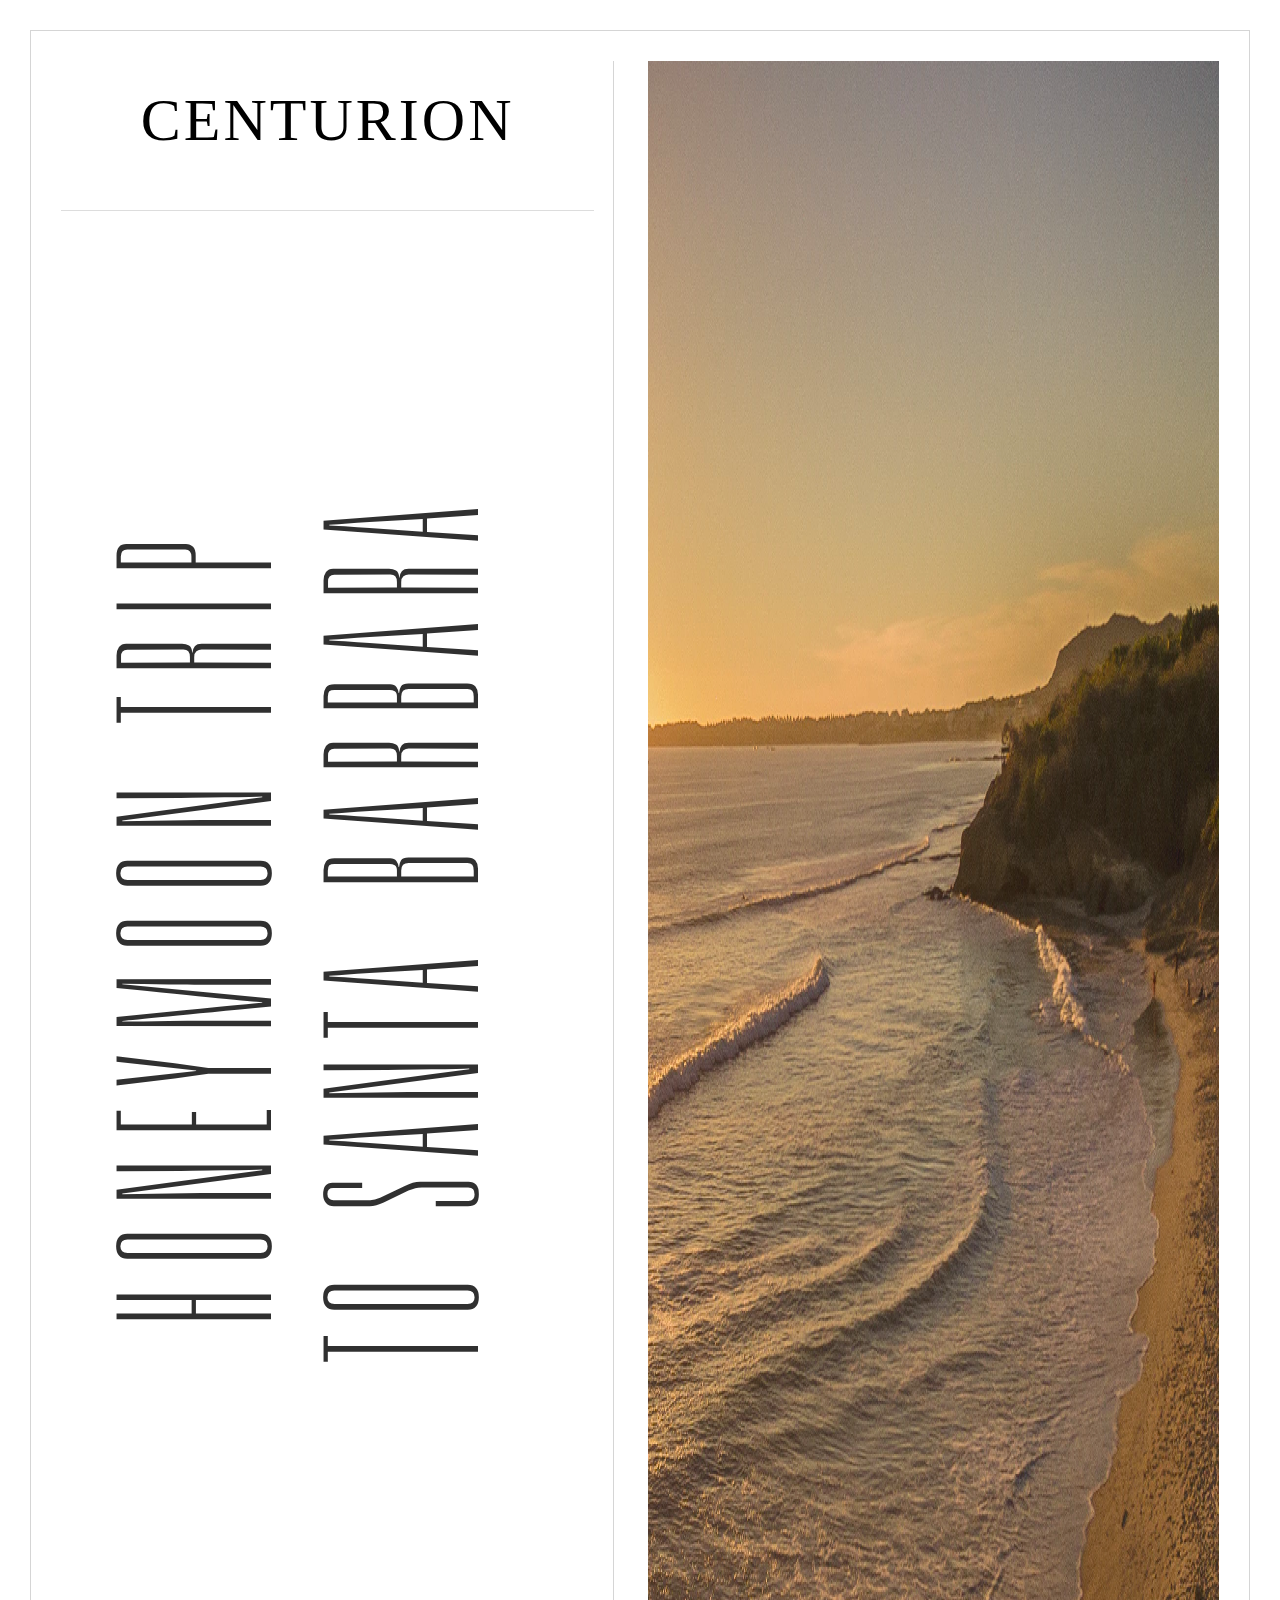
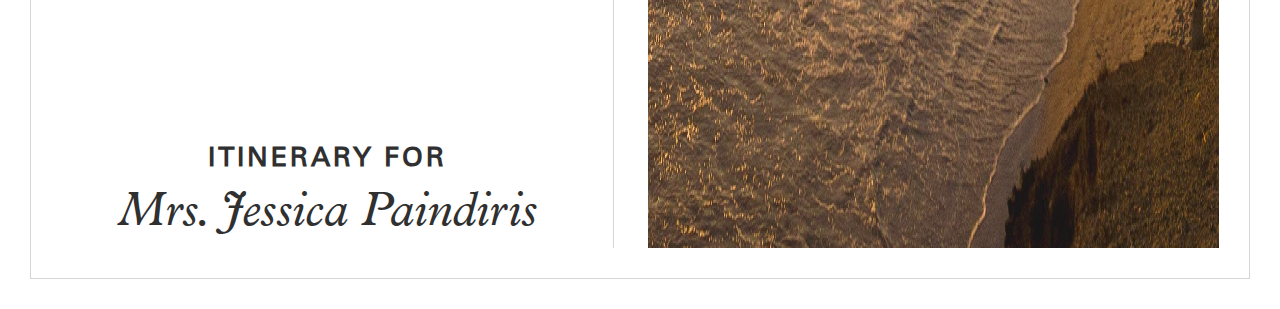
<file: test.html>
<!DOCTYPE html>
<html>
    <head>
        <meta name="viewport" content="width=device-width, initial-scale=1.0">
        <title>Project Title</title>
        <link rel="stylesheet" type="text/css" href="assets/css/style.css" />
        <style type="text/css">

            .intro-wrapper {
                height: calc(1400pt - 80px);
                margin: 30px;
                padding: 30px;
                border: 1px solid #d5d5d5;
                overflow: hidden;
            }
            .intro-left {
                width: 400pt;
                float: left;
                position: relative;
                height: 100%;

            }
            .intro-left:after {
                width: 1px;
                position: absolute;
                content: "";
                height: 100%;
                right: -20px;
                background: #d5d5d5;
                z-index: 99;
                top: 0;
            }
            .intro-right {
                width: calc(100% - 440pt);
                float: right;
                height: 100%;
            }
            .intro-right img {
                width: 100%;
                height: 100%;
            }
            
            .content-lm-mdl {
                position: absolute;
                height: 1310pt;
                display: flex;
                justify-content: center;
            }
            .content-lm-mdl h3 {
                writing-mode: vertical-rl;
                text-orientation: mixed;
                transform: rotate(180deg);
                text-align: center;
                font-size: 160pt;
                font-family: 'EssentialistUltraCondensed';
                font-weight: normal;
                line-height: 155pt;
                text-transform: uppercase;
            }

        </style>
    </head>
    <body>

        <!-- ################### 
        1    # content-wrap start # 
        #######################-->
        <div class="intro-wrapper">
            <div class="intro-left">
                <div class="content-left">
                    <div class="content-lt">
                        Centurion
                    </div>
                    <div class="content-lm-mdl">
                        <h3>Honeymoon Trip <br> To Santa Barbara</h3>
                    </div>
                    <div class="content-lb">
                        <p>Itinerary For</p>
                        <h2>Mrs. Jessica Paindiris</h2>
                    </div>
                </div>
            </div>
            <div class="intro-right">
                <img src="assets/img/banner1.png" alt="img" />
            </div>
        </div>
        <!-- ################### 
            # content-wrap end # 
        ######################-->


    </body>
</html>
</file>
<file: assets/css/style.css>
/*----------------------------------------*/
/*  0. Font face CSS
/*----------------------------------------*/
*{
    margin: 0;
    padding: 0;
}
@font-face {
  font-family: 'UniversLTStd';
  src: url('../webFonts/Univers-LT-Std/UniversLTStd.otf');
}

@font-face {
  font-family: 'Univers-LT-Std-Bold';
  src: url('../webFonts/Univers-LT-Std/UniversLTStd-Bold.otf');
}

@font-face {
  font-family: 'UniversLTStd-UltraCn';
  src: url('../webFonts/Univers-LT-Std/UniversLTStd-UltraCn.otf');
}
@font-face {
  font-family: 'UniversLTStd-UltraCn-Thin';
  src: url('../webFonts/Univers-LT-Std/UniversLTStd-ThinUltraCn.otf');
}


@font-face {
  font-family: "PlantinMTPro-Regular";
  src: url('../webFonts/PlantinMTProRegular/font.woff2') format('woff2'), url('../webFonts/PlantinMTProRegular/font.woff') format('woff');
}

/*@font-face {
  font-family: 'PlantinMTPro-Regular';
  src: url('../fonts/Plantin-MT-Pro/PlantinMTPro-Regular.otf');
}
*/
@font-face {
  font-family: "PlantinMTPro-Italic";
  src: url('../webFonts/PlantinMTProItalic/font.woff2') format('woff2'), url('../webFonts/PlantinMTProItalic/font.woff') format('woff');
}
/*
* Essentials new fonts
*/
@font-face {
  font-family: "EssentialistUltraCondensed";
  src: url('../webFonts/EssentialistUltraCondensed.eot') format('eot'), 
  url('../webFonts/EssentialistUltraCondensed.woff') format('woff');
}
@font-face {
  font-family: "Helvetica";
  src: url('../webFonts/Helvetica-Bold-Font.ttf') format('truetype');
}
@font-face {
  font-family: "radley";
  src: url('../webFonts/Radley-Regular.ttf') format('truetype');
}

body{

}

h1, h2, h3, h4, h5, h6{
    color: #303030;
}
p{
    color: #303030;
}
img{
    max-width: 100%;
    display: block;
}
i{
    font-family: 'PlantinMTPro-Italic';
}

.border-b-none{
    border-bottom: none !important;
}
.page_break{
    page-break-before: always;
    margin-bottom: 30px;
}

.mb-30{
    margin-bottom: 30px !important;
}
.mb-25{
    margin-bottom: 25px !important;
}
.mt-30{
    margin-top: 30px !important;
}
.pb-80{
    padding-bottom: 80pt !important;
}
.pb-40{
    padding-bottom: 40px !important;
}

.d-block{
    display: block !important;
}

.mb-0{
    margin-bottom: 0px !important;
}
/*----------------------------------------*/
/*  1. Index page css
/*----------------------------------------*/
.grid{
    display: grid;
    grid-template-columns: repeat(12, 1fr);
    grid-gap: 30px;
}

.grid-column-gap-60{
    grid-column-gap: 60px;
}

.h-100{
    height: 100%
}
.h-500-pt{
    height: 500pt;
}

.h-458-pt {
    height: calc(485pt - 20px);
}
.h-537-pt {
    height: 537pt;
}
.h-auto{
    height: auto !important;
}

.day-cmh-height{
    height: 150pt !important;
    min-height: auto !important;
}

.border-bottom{
    border-bottom: 1px solid #d5d5d5;
}

.col-1{
    grid-column: span 1;
}
.col-2{
    grid-column: span 2;
}
.col-3{
    grid-column: span 3;
}
.col-4{
    grid-column: span 4;
}
.col-5{
    grid-column: span 5;
}
.col-6{
    grid-column: span 6;
}
.col-7{
    grid-column: span 7;
}
.col-8{
    grid-column: span 8;
}
.col-9{
    grid-column: span 9;
}
.col-10{
    grid-column: span 10;
}
.col-11{
    grid-column: span 11;
}
.col-12{
    grid-column: span 12;
}

.sec-padding{
    padding: 30px;
}

.content-wrap {
    padding: 30px 30px 30px 30px;
    border: 1px solid #d5d5d5;
    box-sizing:border-box;
}
.content-wrap.f-height{
    height: calc(1400pt - 60px);
}

.content-wrap.c-height{
    height: calc(1400pt - 90px - 60px);
}

.content-left{
    display: flex;
    flex-direction: column;
    justify-content: space-between;
    align-items: center;
    position: relative;
    height: 100%;
}




.content-right {
    border-left: 1px solid #d5d5d5;
    padding-left: 30px;
    height: calc(1400pt - 90px - 120px);
}
.f-height .content-right {
    height: calc(1400pt - 120px);
}

.content-right img{
    width: 100%;
    height:100%;
}


.content-lt {
    font-size: 45pt;
    text-transform: uppercase;
    letter-spacing: 3px;
    border-bottom: 1px solid #Ddd;
    padding: 25px 0px 55px;
    display: block;
    width: 100%;
    text-align: center;
}

.content-lm {
    position: absolute;
    width: 100%;
    height: calc(1400pt - 125px);
    display: flex;
    justify-content: center;
    align-items: center;
    top: 0;
}
.content-lm h3{
    font-size: 190pt;
    /*font-size: 220pt;*/
    font-family: 'EssentialistUltraCondensed';
    font-weight: normal;
    transform: rotate( -90deg);
    text-transform: uppercase;
    width: 1270pt;
    position: absolute;
    font-weight: normal;
    text-align: center;
    line-height: 170pt;
    margin-left: 30pt;
}

.content-lb {
    position: absolute;
    text-align: center;
    bottom: 0;
    width: 100%;
}

.content-lb p {
    font-family: UniversLTStd;
    font-size: 20pt;
    font-weight: bold;
    font-stretch: normal;
    font-style: normal;
    line-height: 1;
    letter-spacing: 3px;
    text-align: center;
    color: #303030;
    text-transform: uppercase;
    margin: 0;
}

.content-lb h2 {
    font-family: "PlantinMTPro-Italic";
    font-size: 36pt;
    font-weight: normal;
    font-stretch: normal;
    font-style: italic;
    line-height: 1.29;
    letter-spacing: normal;
    text-align: center;
    color: #303030;
    margin-top: 12px;
    margin-bottom: 0;
}



/*----------------------------------------*/
/*  2. intro css
/*----------------------------------------*/

.intro-top {
    height: 500px;
}

.intro-heading {
    padding-right: 0;
}

.intro-heading h3 {
    margin: 0;
    font-family: "PlantinMTPro-Regular";
    font-weight: normal;
    font-size: 56px;
    /* font-size: 48px; */
}

.intro-heading p {
    font-size: 26px;
    font-weight: bold;
    text-transform: uppercase;
    font-family: 'UniversLTStd';
    letter-spacing: 2.14px;
    margin-top: 15px;
}


/*** intro right top ***/

.intro-right-top {
    display: flex;
    justify-content: flex-end;
}
.intro-right-top-l {
    margin-right: 30px;
}
.intro-right-top-single {
    width: 140px;
    margin-bottom: 25px;
}
.intro-right-top-single span {
    font-family: 'PlantinMTPro-Regular';
    font-size: 24px;
}
.intro-right-top-single p {
    margin: 0;
    font-family: 'PlantinMTPro-Italic';
    font-size: 24px;
    line-height: 32px;
}



/*** intro bottom ***/
.intro-btm {
    height: calc(1400pt - 500px - 60px - 90px - 60px);
}
.intro-btm-img img{
    height: 100%;
    object-fit: fill;
    width: 100%;
}
.intro-btm-wrap {
    border-top: 1px solid #d5d5d5;
    padding-top: 30px;
    display: grid;
    grid-template-columns: repeat(9, 1fr);
    grid-column-gap: 30px;
}

.intro-btm-img1,
.intro-btm-img:nth-child(1) {
    height: calc(1400pt - 500px - 90px - 90px - 60px);
    position: relative;
}

.intro-btm-img:nth-child(1):after {
    content: '1';
    color: #fff;
    position: absolute;
    left: 15px;
    top: 15px;
    font-family: 'PlantinMTPro-Regular';
    font-size: 20px;
}
.intro-btm-img:nth-child(1) {
    grid-column: 1 / span 5;
}
.intro-btm-img:nth-child(2) {
    grid-column: 6 / span 4;
}
.intro-btm-img2 {
    height: calc(1400pt - 500px - 90px - 450px - 90px - 60px);
    width: 100%;
    position: relative;
}
.intro-btm-img2:after {
    content: '2';
    color: #fff;
    position: absolute;
    left: 15px;
    top: 15px;
    font-family: 'PlantinMTPro-Regular';
    font-size: 20px;
}
.intro-btm-img3 {
    height: 420px;
    margin-top: 30px;
    width: 100%;
    position: relative;
}
.intro-btm-img3:after {
    content: '3';
    color: #fff;
    position: absolute;
    left: 15px;
    top: 15px;
    font-family: 'PlantinMTPro-Regular';
    font-size: 20px;
}


.intro-btm-img.full {
    grid-column: 1 / span 9 !important;
}
.intro-btm-img-full img {
    object-fit: cover !important;
}

/*** intro bottom right ***/
.intro-btm-right {
    border-top: 1px solid #d5d5d5;
}
.intro-btm-right {
    border-top: 1px solid #d5d5d5;
    position: relative;
    margin-left: 30px;
}
.intro-btm-right:after {
    position: absolute;
    content: "";
    left: -30px;
    width: 1px;
    background: #d5d5d5;
    top: -500px;
    height: calc(1400pt - 60px - 90px - 60px);
}
.intro-btm-right p {
    font-size: 30pt;
    line-height: 36pt;
    font-family: 'PlantinMTPro-Regular';
    margin-top: 25px;
}
.intro-btm-right p:last-child {
    margin-top: 10px;
}
.intro-btm-right span {
    text-transform: uppercase;
    font-family: 'UniversLTStd';
    font-size: 25px;
    line-height: 1.5;
    font-weight: bold;
    letter-spacing: 2.14px;
    margin-top: 35px;
    display: block;
    padding-bottom: 0px;
}
.content-footer {
    display: flex;
    justify-content: space-between;
    height: 90px;
    align-items: center;
}
.content-footer p {
    font-family: 'PlantinMTPro-Regular';
    font-size: 28px;
    /* font-size: 16px; */
    letter-spacing: 2.82px;
        text-transform: uppercase;
}
.content-footer p span{
    font-family: 'PlantinMTPro-Italic';
    letter-spacing: 0px;
    text-transform: capitalize;
}

/*----------------------------------------*/
/*  3. hotel css
/*----------------------------------------*/
.hotel-content-left {
    position: relative;
    height: calc(1400pt - 90px - 60px - 60px);
}

.hotel-content-lt {
    border-bottom: 1px solid #D5D5D5;
}
.hotel-content-lt p {
    font-family: 'UniversLTStd';
    text-transform: uppercase;
    letter-spacing: 2.14px;
    font-size: 25px;
    font-weight: 700;
    margin-top: 0;
    margin-bottom: 10px;
}
.hotel-content-lt {
    padding-bottom: 120px;
    border-bottom: 1px solid #D5D5D5;
}

.hotel-content-lt h3 {
    font-size: 80px;
    margin-top: 0px;
    font-weight: normal;
    font-family: 'PlantinMTPro-Regular';
    line-height: 90px;
}

.hotel-content-lm ul li,
.hotel-content-lm p {
    font-size: 36px;
    font-family: 'PlantinMTPro-Regular';
    line-height: 48px;
    color: #4e4e4e;
}

.hotel-content-lm ul li{
    margin-bottom: 10px;
}


.hotel-content-lm p {
    padding-top: 30px;
}

.hotel-content-lm h4 {
    font-family: 'UniversLTStd';
    letter-spacing: 2.14px;
    margin-bottom: 0px;
    margin: 0 0;
    font-size: 25px;
    font-weight: bold;
    margin-top: 30px;
    margin-bottom: 0px;
}

.hotel-content-lm ul {
    margin: 0;
    padding: 10px 0 0 15px;
}


.hotel-right-top {
    height: 600pt;
    margin-bottom: 30px;
}

.hotel-right-bottom {
    overflow: hidden;
}

.hotel-rb-r {
    overflow: hidden;
}

.hotel-rb-r-img {
    height: 300pt;
}
.hotel-details.full {
    height: 620pt;
}

.hotel-rb-l img,
.hotel-rt img{
    object-fit: cover;
}
.hotel-rb-l {
    height: calc(1400pt - 600pt - 60px - 90px - 30px - 60px);
    overflow: hidden;
}
.hotel-details {
    background: #f4f4f4;
    padding: 30px 30px 30px 30px;
    box-sizing: border-box;
    height: 298pt;
    display: flex;
    flex-direction: column;
}

.hotel-details p {
    font-family: 'UniversLTStd';
    /* font-size: 20px; */
    font-size: 25px;
    font-weight: bold;
    margin-top: 0;
    letter-spacing: 2.14px;
    line-height: 30px;
}
.hotel-details ul {
    margin: 15px 0 0 0;
    padding: 0 0 0 30px;
}

.hotel-details ul li {
    font-size: 36px;
    font-family: 'PlantinMTPro-Regular';
    line-height: 48px;
    color: #4e4e4e;
}


.hotel-content-lb {
    position: absolute;
    bottom: 0;
    display: flex;
    justify-content: space-between;
    width: 100%;
    align-items: center;
    border-top: 1px solid #D5D5D5;
    padding-top: 25px;
}


.hotel-content-left .hotel-content-lb {
    width: 100%;
}

.hotel-content-lb img{
    width: 40px;
}
.hotel-content-lb > div:first-child {
    display: flex;
    justify-content: center;
    align-items: center;
}

.hotel-content-lb > div:first-child span {
    font-family: 'PlantinMTPro-Italic';
    font-size: 32px;
    /* font-size: 24px; */
    color: #303030;
    margin-top: 5px;
    margin-left: 10px;
}

.hotel-content-lb > div:last-child p {
    font-size: 24px;
    margin: 0;
    /* letter-spacing: 1.5px; */
    letter-spacing: 2px;
    text-transform: uppercase;
    font-family: 'PlantinMTPro-Regular';
}
.hotel-content-lb > div:last-child{
    position: relative;
}
.hotel-content-lb > div:last-child:after {
    position: absolute;
    content: "";
    width: 1px;
    height: 55px;
    background: #d8d8d8;
    top: -12px;
    left: -25px;
}




/*----------------------------------------*/
/*  4. Day css
/*----------------------------------------*/
.day-content-left {
    display: flex;
    flex-direction: column;
    justify-content: space-between;
    height: 100%;
    align-items: center;
    text-align: center;
    position: relative;
}

.day-content-lt {
    padding-top: 10rem;
}

.day-content-lt p {
    font-family: 'UniversLTStd';
    text-transform: uppercase;
    letter-spacing: 6px;
    font-size: 30px;
    font-weight: 700;
    margin-top: 0;
    margin-bottom: 0;
}

.day-content-lt h4 {
    font-family: 'PlantinMTPro-Italic';
    font-size: 48px;
    margin-top: 15px;
    font-weight: normal;
    line-height: 60px;
    margin-bottom: 0;
}


.day-content-lm {
    position: absolute;
    width: 100%;
    height: calc(1400pt - 190px);
    display: flex;
    justify-content: center;
    align-items: center;
    top: 0;
}



.day-content-lm h2 {
    font-weight: normal;
    font-size: 50rem;
    /*font-family: 'UniversLTStd-UltraCn-Thin';*/
    font-family: 'EssentialistUltraCondensed';
    margin: 0;
    margin-top: 133pt;
    letter-spacing: -55px;
    margin-right: 25pt;
}


.day-content-lm.lg-h3 > h3 {
    font-size: 220pt;
    font-family: 'EssentialistUltraCondensed';
    font-weight: normal;
    transform: rotate( -90deg);
    text-transform: uppercase;
    width: 1270pt;
    position: absolute;
    font-weight: normal;
    margin-left: 32pt;
}

.day-content-lb {
    padding-bottom: 10rem;
}

.day-content-lb p {
    font-size: 45px;
    line-height: 60px;
    margin: 0px;
    font-family: 'PlantinMTPro-Regular';
}


/*-- day-content --*/
.day-content-col {
    height: calc(1400pt - 90px - 60px - 60px);
    position: relative;
}


.border-r,
.border-l {
    position: relative;
    padding: 0px 15px;
}
.border-l:after,
.border-r:after {
    position: absolute;
    content: "";
    left: -15px;
    width: 1px;
    height: calc(1400pt - 90px - 60px - 60px);
    background: #d5d5d5;
    top: 0;
}

.day-content-heading {
    padding-bottom: 1.5rem;
    padding-top: 0rem;
    padding-bottom: 1.5rem;
    height: 125px;
    box-sizing: border-box;
    display: flex;
    justify-content: center;
    align-items: center;
}

.flight-map-dir>h3,
.day-content-heading p {
    font-size: 22px;
    /*line-height: 40px;*/
    line-height: 32px;
    font-family: 'UniversLTStd';
    text-transform: uppercase;
    letter-spacing: 2.5px;
    font-weight: bold;
    text-align: center;
    margin-top: 0;
    margin-bottom: 0;
}

.flight-map-dir>h3{
        text-align: left;
    margin-bottom: 17pt;
}

.day-content-heading p span {
    display: block;
    font-weight: normal;
}



.day-content-map {
    padding: 30px 0px;
    border-top: 1px solid #d5d5d5;
    border-bottom: 1px solid #d5d5d5;
    height: 500px !important;
}

.day-content-map img{
    height: 100%;
    object-fit: cover;
}
.day-content-map-heading {
    min-height: 200px;
    border-bottom: 1px solid #d5d5d5;
    margin-bottom: 30px;
}

.day-height-3 .day-content-map-heading {
    min-height: 280px;
}
.day-height-4 .day-content-map-heading {
    min-height: 315px;
}
.day-content-map img {
    width: 100%;
}
.day-content-map.place-img {
    height: 375pt !important;
}

.day-content-map-heading h2 {
    font-size: 3.5rem;
    font-family: 'PlantinMTPro-Regular';
    font-weight: normal;
    margin-top: 30px;
    margin-bottom: 0px;
    line-height: 65px;
}

.day-content-map-heading h2 span {
    font-family: 'PlantinMTPro-Italic';
}

.day-content-destination {
    display: flex;
    align-items: center;
    border-bottom: 1px solid #d5d5d5;
    padding-bottom: 30px;
}

.day-content-duration {
    width: 100%;
    position: relative;
    padding-left: 15px;
}

.day-content-flag{
    width: 70px;
    height: 65px;
    margin: 0 0 0 0;
    top: -2px;
    position: relative;
}

.day-content-flag img{
    margin: 0;
    width: 100%;
    height: 100%;
}

.day-content-duration > div:nth-child(1) {
    float: left;
}
.day-content-duration > div:nth-child(2) {
    display: inline-block;
}
.day-content-duration > div:nth-child(3) {
    float: right;
}



/*.day-content-duration:before {
    position: absolute;
    content: "";
    background-image: url(../img/au.svg);
    width: 60px;
    height: 60px;
    background-size: cover;
    background-repeat: no-repeat;
    top: -3px;
    left: 0;
}
.afterNone:before{
    display: none;
}
*/

.day-content-duration > div h3 {
    margin: 0;
    font-family: 'PlantinMTPro-Regular';
    font-weight: normal;
    font-size: 28px;
}


.day-content-duration > div p {
    font-family: 'PlantinMTPro-Regular';
    text-transform: uppercase;
    margin: 0;
   /* font-size: 20px;*/
    font-size: 24px;
}

.day-content-duration > div:nth-child(2) {
    width: calc(100% - 250px);
    margin: auto;
}
.day-content-duration > div:nth-child(2) img{
    width: 70%;
    margin: auto;
}

.day-content p {
    margin: 0;
    /*margin-top: 30px;*/
    margin-top: 20px;
    font-family: 'PlantinMTPro-Regular';
    font-size: 34px;
    line-height: 46px;
    font-weight: 400;
}
.day-content p span{
    font-family: 'PlantinMTPro-Italic';
}

.border-l:after {
    right: -15px;
    left: auto;
  
}




/*----------------------------------------*/
/*  15. Map Content css
/*----------------------------------------*/


.map-header {
    height: 100pt;
    border-bottom: 1px solid #D5D5D5;
}
.map-header h2 {
    font-family: 'PlantinMTPro-Regular';
    font-weight: normal;
    font-size: 35pt;
}

.map-full {
    height: calc(1400pt - 375px);
    border-right: 1px solid #d5d5d5;
    padding-right: 30px;
}

.map-full img {
    width: 100%;
    height: 100%;
    object-fit: cover;
}

.map-addresses {
    display: grid;
    grid-template-columns: 1fr 1fr;
    grid-column-gap: 30px;
}
.map-address-single{
    margin-bottom: 35px;
}

.map-address-single span {
    width: 45px;
    height: 45px;
    display: flex;
    background: #000;
    color: #F4F4F4;
    font-size: 25px;
    font-weight: bold;
    display: flex;
    justify-content: center;
    border-radius: 100%;
    font-family: 'UniversLTStd';
    margin-bottom: 20px;
    line-height: 41pt;
}

.map-address-single p {
    font-family: 'PlantinMTPro-Regular';
    font-size: 36px;
    line-height: 50px;
    font-weight: 400;
}

.map-address-single p:last-child {
    font-size: 30px;
    margin-bottom: 0;
    line-height: 40px;
}



/*----------------------------------------*/
/*  16. Confirmation Example css
/*----------------------------------------*/
.confirmation-ex-left {
    background: #F4F4F4;
    height: calc(1400pt - 210px);
    padding: 30px;
    box-sizing: border-box;
    margin-right: 30px;
    position: relative;
}

.confirmation-ex-left:after {
    position: absolute;
    content: "";
    width: 1px;
    height: 100%;
    background: #d8d8d8;
    right: -30px;
    top: 0;
}

.confirmation-ex-left-top p {
    color: #303030;
    font-size: 22px;
    font-weight: 400;
    font-family: 'UniversLTStd';
    text-transform: uppercase;
    letter-spacing: 1.62px;
    margin-bottom: 12px;

}

.confirmation-ex-left-top h4 {
    font-family: 'UniversLTStd';
    font-size: 42px;
    letter-spacing: 5.65px;
    text-transform: uppercase;
    font-weight: normal;
}

.confirmation-ex-left-top {
    height: 80pt;
    border-bottom: 1px solid #d5d5d5;
}

.confirmation-ex-left-date h4 {
    font-family: 'UniversLTStd';
    text-transform: uppercase;
    letter-spacing: 1.62px;
    font-size: 22px;
    margin-top: 0;
    color: #303030;
    margin-bottom: 12px;
    font-weight: normal;
}

.confirmation-ex-left-date p {
    letter-spacing: 0px;
    font-size: 27px;
    line-height: 40px;
    font-family: 'PlantinMTPro-Regular';
}

.confirmation-top-header,
.confirmation-ex-right-top {
    height: calc(80pt + 30px);
    border-bottom: 1px solid #d5d5d5;
    margin-bottom: 30px;
}


.confirmation-top-header h2,
.confirmation-ex-right-top h2 {
    font-family: 'PlantinMTPro-Regular';
    font-weight: normal;
    font-size: 54px;
    color: #303030;
}

.confirmation-ex-left-date {
    height: 100pt;
    border-bottom: 1px solid #d5d5d5;
    margin-top: 30px;
}


.confirmation-ex-right-single {
    position: relative;
    height: calc(1400pt - 80pt - 270px);
}

.border-right-after{
    position: relative;
}

.border-right-after:after{
    position: absolute;
    content: "";
    width: 1px;
   /* height: calc(1400pt - 80pt - 270px);*/
    height: 100%;
    background: #d5d5d5;
    right: -30px;
    top: 0;
}
.terms-single.border-right-after:after{
    
    height: calc(1400pt - 80pt - 270px);
}

.confirmation-ex-right-single .day-content-heading {
    padding: 0;
    height: 100pt;
    border-bottom: 1px solid #d5d5d5;
    margin-bottom: 30px;
}

.confirmation-ex-right-single .day-content-heading p{
    padding-bottom: 30px;
}

.confirmation-travellers {
    padding: 30px 0px;
}

.confirmation-travellers h4 {
    font-size: 22px;
    text-transform: uppercase;
    font-weight: normal;
    font-family: 'UniversLTStd';
    letter-spacing: 1.62px;
    margin-bottom: 20px;
}


.confirmation-travellers ul {
    margin: 0;
    padding: 0;
    list-style: none;
}

.confirmation-travellers ul li {
    font-family: 'PlantinMTPro-Regular';
    font-size: 30px;
    font-weight: normal;
    line-height: 40px;
    margin-bottom: 0;
    color: #303030;
    word-break: break-all;
}

.ariport-transfer-details > h2,
.fligh-details > h2 {
    text-transform: uppercase;
    font-family: 'UniversLTStd';
    font-weight: bold;
    /*letter-spacing: 1.62px;*/
    letter-spacing: 2.5px;
    margin-bottom: 25px;
    font-size: 22px;
}

.fligh-single {
    display: flex;
    justify-content: space-between;
    margin-bottom: 10px;
}

.fligh-single-left h2 {
    font-family: 'PlantinMTPro-Regular';
    font-size: 28px;
    font-weight: normal;
}

.fligh-single-left > p {
    font-family: 'PlantinMTPro-Regular';
    color: #AAAAAA;
    font-size: 26px;
    margin-top: 6px;
}

.fligh-single-right {
    font-family: 'UniversLTStd';
    letter-spacing: 1.63px;
    font-size: 23px;
    color: #303030;
}

.flight-footer-left {
    display: flex;
    justify-content: space-between;
        margin-top: 20px;
}

.flight-footer-left p {
    font-family: 'PlantinMTPro-Italic';
    font-size: 26px;
}

.flight-footer-left span {
    font-size: 26px;
    font-family: 'PlantinMTPro-Regular';
    color: ##303030;
}

.flight-border-btm {
    border-bottom: 1px solid #d5d5d5;
    padding-bottom: 25px;
}

.fligh-single-blk {
    margin-bottom: 25px;
}

.fligh-single-blk h5 {
    font-size: 22px;
    font-weight: normal;
    font-family: 'UniversLTStd';
   letter-spacing: 2.5px;
}

.fligh-single-blk > p {
    font-family: 'PlantinMTPro-Regular';
    font-size: 30px;
    font-weight: normal;
    color: #303030;
    margin-top: 8px;
    line-height: 40px;
}


.fligh-details-wrap {
    width: 100%;
    position: relative;
    padding-left: 15px;
}
.day-details-flag-wrap {
    display: flex;
}
/*.fligh-details-wrap:after {
    position: absolute;
    content: "";
    background-image: url(../img/au.svg);
    width: 65px;
    height: 65px;
    background-size: cover;
    background-repeat: no-repeat;
    top: -3px;
    left: 0;
}*/

.fligh-details-2:after,
.fligh-details-3:after{
    background-image: url(../img/au2.svg);
}

.fligh-details-inner > h2 {
    font-size: 28px;
    font-family: 'PlantinMTPro-Regular';
    font-weight: normal;
}

.fligh-details-inner > h2 i {
    font-family: 'PlantinMTPro-Italic';
}
.dot-span {
    width: 4px;
    height: 4px;
    display: inline-block;
    background: #303030;
    border-radius: 50%;
    position: relative;
    top: -7px;
    margin: 0px 5px 0px 7px;
}

.fligh-details-inner p {
    font-family: 'PlantinMTPro-Regular';
    font-size: 26px;
    color: #AAAAAA;
    margin-top: 4px;
}

.fligh-details-inner p .dot-span{
    background: #AAAAAA;
}

.fligh-details-inner-btm {
    margin-top: 10px;
}

.fligh-details-inner > h2 span {
    font-family: 'PlantinMTPro-Italic';
    margin-right: 10px;
}

.fligh-details-inner-btm p {
    margin-left: 39px;
}

.fligh-details-inner-btm {
    margin-top: 10px;
    border-bottom: 1px solid #d5d5d5;
    padding-bottom: 25px;
    margin-bottom: 15px;
}

.flight-tbl td {
    font-size: 24px;
    font-family: 'PlantinMTPro-Regular';
    color: #303030;
    line-height: 36px;
}

.flight-tbl td:last-child {
    color: #AAAAAA;
    padding-left: 10px;
}

.single-confirmed.hotel-content-lb{
    width: 100% !important;
}
.hotel-content-lb.single-confirmed > div:last-child:after{
    display: none;
}





/*----------------------------------------*/
/*  17. Confirmation Example 2 css
/*----------------------------------------*/
.ariport-transfer-details-single h1,
.ariport-transfer-details-single h2,
.ariport-transfer-details-single h3,
.ariport-transfer-details-single h4,
.ariport-transfer-details-single h5{
    text-transform: uppercase;
    font-family: 'UniversLTStd';
    letter-spacing: 1.63px;
    color: #303030;
}

.ariport-transfer-details-single h4 {
    font-size: 22px;
    text-transform: uppercase;
    font-family: 'UniversLTStd';
    letter-spacing: 1.63px;
    color: #303030;
    font-weight: normal;
}




.ariport-transfer-details-single span {
    font-size: 30px;
    font-family: 'PlantinMTPro-Regular';
    margin-top: 8px;
    display: inline-block;
    color: #303030;
    line-height: 40px;
}

.ariport-transfer-details-single {
    margin-bottom: 25px;
}
.ariport-transfer-details-single:last-child{
    margin-bottom: 0px;
}
.ariport-transfer-details-single ul {
    margin: 0;
    padding: 10px 0 0 20px;
    padding-left: 25px;
}
.ariport-transfer-details-single p,
.ariport-transfer-details-single ul li{
    font-size: 30px;
    font-family: 'PlantinMTPro-Regular';
    color: #303030;
    line-height: 40px;
}



/*----------------------------------------*/
/*  18. Confirmation Example 3 css
/*----------------------------------------*/
.accomodation {
    position: relative;
    height: calc(1400pt - 400px - 180pt);
}

/*----------------------------------------*/
/*  21. Terms and condition css
/*----------------------------------------*/
.terms-details {
    column-count: 6;
    column-gap: 60px;
}



.terms-details {
    column-count: 6;
    column-gap: 60px;
    height: calc(1400pt - 270px - 80pt);
    overflow: hidden;
    position: relative;
}

.terms-details-clm-5{
    column-count: 5;
}

.terms-details p{
    font-family: 'PlantinMTPro-Regular';
    font-size: 26px;
    line-height: 36px;
    word-break: break-word;
}

.terms-details h5 {
    font-family: 'UniversLTStd';
    text-transform: uppercase;
    font-weight: normal;
    letter-spacing: 1.63px;
    border-bottom: 1px solid #d5d5d5;
    padding-bottom: 25px;
    margin-bottom: 20px;
    font-size: 23px;
    line-height: 36px;
}



.terms-col-border {
    position: absolute;
    width: 1px;
    background: #d8d8d8;
    height: calc(1400pt - 272px - 80pt);
    display: block;
    top: 0;
}
.terms-col-border.b1 {
    left: 16%;
}
.terms-col-border.b2 {
    left: 33%;
}
.terms-col-border.b3 {
    left: 50%;
}
.terms-col-border.b4 {
    left: 67%;
}
.terms-col-border.b5 {
    left: 84%;
}

.terms-bt {
    margin-top: 15px;
    border-top: 1px solid #d5d5d5;
    padding-top: 15px;
}





/*----------------------------------------*/
/*  22. Terms and condition(alternative way) css
/*----------------------------------------*/
.terms-condition-details {
    height: calc(1400pt - 270px - 80pt);
    overflow: hidden;
}

.terms-single{
    position: relative;
    height: 100%;
}

.terms-single h4 {
    font-family: 'UniversLTStd';
    text-transform: uppercase;
    font-weight: normal;
    letter-spacing: 1.63px;
    border-bottom: 1px solid #d5d5d5;
    padding-bottom: 25px;
    margin-bottom: 20px;
    font-size: 23px;
    line-height: 36px;
}


.terms-single p{
    font-family: 'PlantinMTPro-Regular';
    font-size: 26px;
    line-height: 33px;
    word-break: break-word;
}

.t\&C-mdl-heading {
    border-top: 1px solid #d5d5d5;
    margin-top: 20px;
    padding-top: 20px;
}


/*************************
 * Agenda css 
 *****************/
 .ariport-transfer-details i {
    /*font-size: 22px;*/
    font-size: 32px;
    margin-bottom: 20px;
    font-family: 'PlantinMTPro-Italic';
    margin-bottom: 25px;
    display: inline-block;
}

.mt-25{
    margin-top: 25px;
}
.ml-25 {
    margin-left: 25px;
}
.pt-25{
    padding-top: 25px;
}


.ariport-transfer-details-single ul li i {
    font-size: 28px;
}

.border-top{
    border-top: 1px solid #d5d5d5;
}



.quote-tbl{
    margin-bottom: 15px;
}
.quote-tbl-wrap {
    display: flex;
    justify-content: space-between;
}
.quote-tbl-left {
    font-family: 'PlantinMTPro-Regular';
    font-size: 28px;
    font-weight: normal;
    color: #303030;
    line-height: 36px;
}

.quote-tbl-right {
    font-family: 'UniversLTStd';
    letter-spacing: 1.63px;
    font-size: 23px;
    color: #303030;
}

.quote-tbl > p,
.quote-tbl > i {
    font-family: 'PlantinMTPro-Regular';
    color: #AAAAAA;
    font-size: 26px;
    margin-top: 6px;
}
.quote-tbl > i {
    font-family: 'PlantinMTPro-Italic';
}
.quote-single {
    padding-top: 25px;
    padding-bottom: 25px;
    box-sizing: border-box;
}

.quote-sm .quote-tbl-left {
    font-size: 25px;
}
.quote-sm .quote-tbl-right {
    font-size: 20px;
}
.quote-sm .quote-tbl > p,
.quote-sm .quote-tbl > i{
    font-size: 23px;
}


.quote-bar {
    padding: 10px 15px;
    background: #F4F4F4;
    display: flex;
    align-items: center;
    margin-top: 10px;
}
.quote-bar span {
    width: 20px;
    height: 20px;
    background: #000;
    display: inline-block;
    border-radius: 100px;
}

.quote-bar p {
    margin-left: 10px;
    font-size: 22px;
    font-family: 'UniversLTStd';
    text-transform: uppercase;
    letter-spacing: 3px;
    color: #303030;
}

.q-height {
    position: relative;
    height: calc(1400pt - 290pt);
}

.quote-left {
    background: #F4F4F4;
    height: 100%;
    padding: 30px;
    box-sizing: border-box;
    position: relative;
}

.quote-left-heading {
    font-family: 'PlantinMTPro-Regular';
    font-weight: normal;
    font-size: 54px;
    color: #303030;
    border-bottom: 1px solid #ddd;
    padding-top: 25px;
    padding-bottom: 61px;
}

.quote-left-wrap table td {
    font-size: 28px;
    font-family: 'PlantinMTPro-Regular';
    color: #303030;
    padding-bottom: 20px;
    border-bottom: 1px solid #d5d5d5;
    padding-top: 12px;
}

.quote-left-wrap table tr td:last-child {
    text-align: right;
    font-family: 'UniversLTStd';
    letter-spacing: 1.63px;
    font-size: 23px;
    vertical-align: initial;
    color: #303030;
}

.quote-left-wrap table tr:last-child td{
    border-bottom: 0px solid #d5d5d5;

}
.quote-left-wrap table tr:last-child td{
    font-size: 32px;
}

.quote-note {    
    position: absolute;
    bottom: 50px;
    width: 92%;
    border-top: 1px solid #d5d5d5;
    padding-top: 20px;
}

.quote-note span {
    font-size: 22px;
    text-transform: uppercase;
    font-family: 'UniversLTStd';
    letter-spacing: 2.5px;
}

.quote-note p {
    font-size: 26px;
    font-family: 'PlantinMTPro-Regular';
    line-height: 36px;
    margin-top: 15px;
}

.paymentIcon {
    width: 24px;
    height: 24px;
    object-fit: cover;
}
</file>
